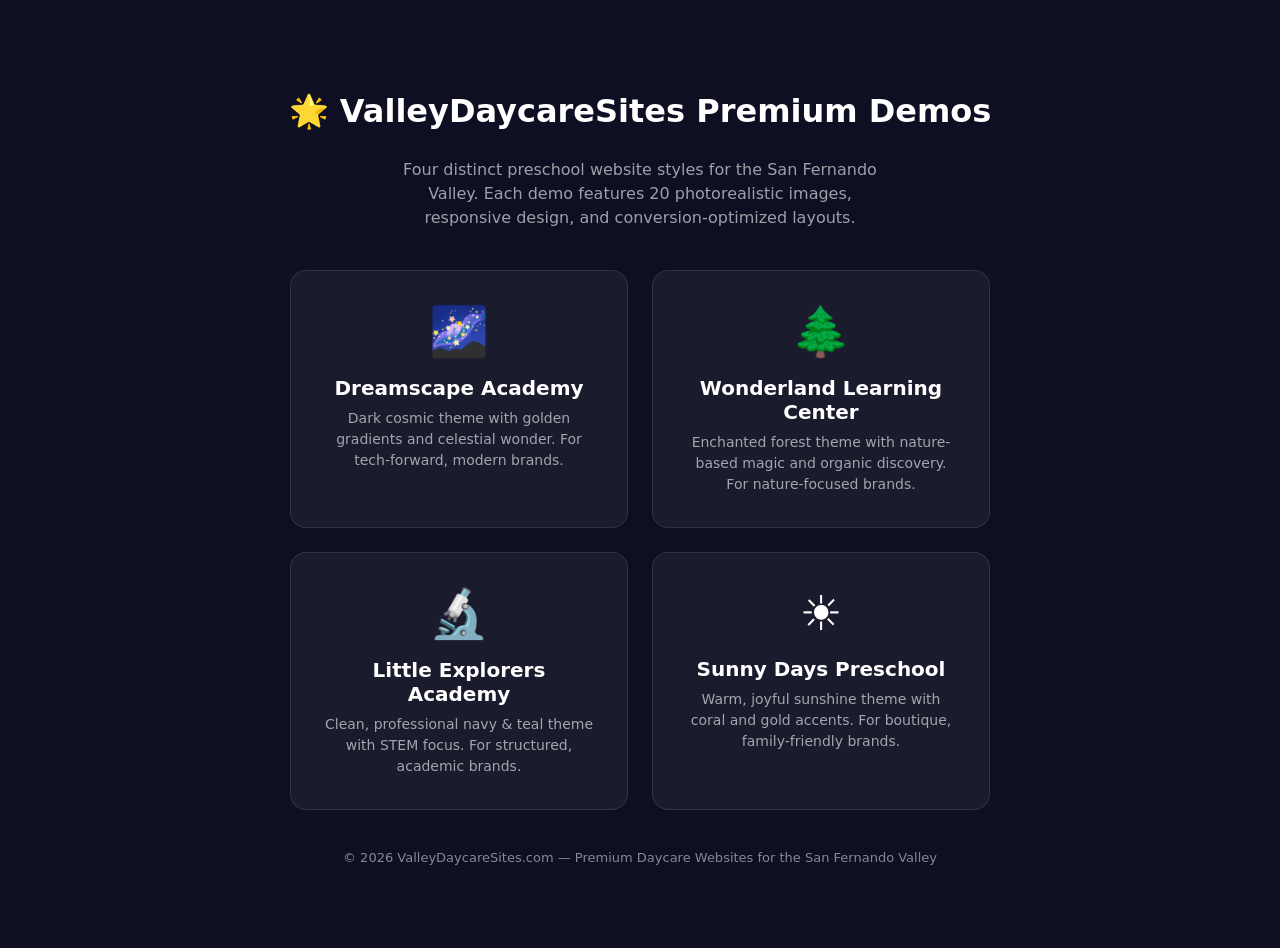
<file: index.html>
<!DOCTYPE html>
<html>
<head>
    <meta charset="UTF-8">
    <meta name="viewport" content="width=device-width, initial-scale=1.0">
    <title>ValleyDaycareSites — Premium Demos</title>
    <style>
        body {
            font-family: system-ui, -apple-system, sans-serif;
            background: #0F0F23;
            color: white;
            display: flex;
            flex-direction: column;
            align-items: center;
            justify-content: center;
            min-height: 100vh;
            margin: 0;
            padding: 24px;
        }
        h1 {
            font-size: 32px;
            margin-bottom: 12px;
            text-align: center;
            font-weight: 700;
        }
        .subtitle {
            font-size: 16px;
            opacity: 0.6;
            margin-bottom: 40px;
            text-align: center;
            max-width: 500px;
            line-height: 1.5;
        }
        .demos {
            display: grid;
            grid-template-columns: repeat(2, 1fr);
            gap: 24px;
            max-width: 700px;
            width: 100%;
        }
        .demo {
            background: rgba(255,255,255,0.05);
            border: 1px solid rgba(255,255,255,0.1);
            border-radius: 16px;
            padding: 32px;
            text-align: center;
            transition: all 0.3s;
            text-decoration: none;
            color: white;
        }
        .demo:hover {
            transform: translateY(-4px);
            border-color: rgba(255,255,255,0.3);
            background: rgba(255,255,255,0.08);
        }
        .demo h2 {
            margin: 0 0 8px;
            font-size: 20px;
            font-weight: 700;
        }
        .demo p {
            margin: 0;
            opacity: 0.6;
            font-size: 14px;
            line-height: 1.5;
        }
        .demo .emoji {
            font-size: 48px;
            margin-bottom: 16px;
            display: block;
        }
        .footer {
            margin-top: 40px;
            font-size: 13px;
            opacity: 0.5;
            text-align: center;
        }
        @media (max-width: 600px) {
            .demos { grid-template-columns: 1fr; }
            h1 { font-size: 24px; }
        }
    </style>
</head>
<body>
    <h1>🌟 ValleyDaycareSites Premium Demos</h1>
    <p class="subtitle">Four distinct preschool website styles for the San Fernando Valley. Each demo features 20 photorealistic images, responsive design, and conversion-optimized layouts.</p>
    <div class="demos">
        <a href="demos/dreamscape-academy/" class="demo">
            <span class="emoji">🌌</span>
            <h2>Dreamscape Academy</h2>
            <p>Dark cosmic theme with golden gradients and celestial wonder. For tech-forward, modern brands.</p>
        </a>
        <a href="demos/wonderland-learning-center/" class="demo">
            <span class="emoji">🌲</span>
            <h2>Wonderland Learning Center</h2>
            <p>Enchanted forest theme with nature-based magic and organic discovery. For nature-focused brands.</p>
        </a>
        <a href="demos/little-explorers-academy/" class="demo">
            <span class="emoji">🔬</span>
            <h2>Little Explorers Academy</h2>
            <p>Clean, professional navy & teal theme with STEM focus. For structured, academic brands.</p>
        </a>
        <a href="demos/sunny-days-preschool/" class="demo">
            <span class="emoji">☀️</span>
            <h2>Sunny Days Preschool</h2>
            <p>Warm, joyful sunshine theme with coral and gold accents. For boutique, family-friendly brands.</p>
        </a>
    </div>
    <p class="footer">© 2026 ValleyDaycareSites.com — Premium Daycare Websites for the San Fernando Valley</p>
</body>
</html>
</file>
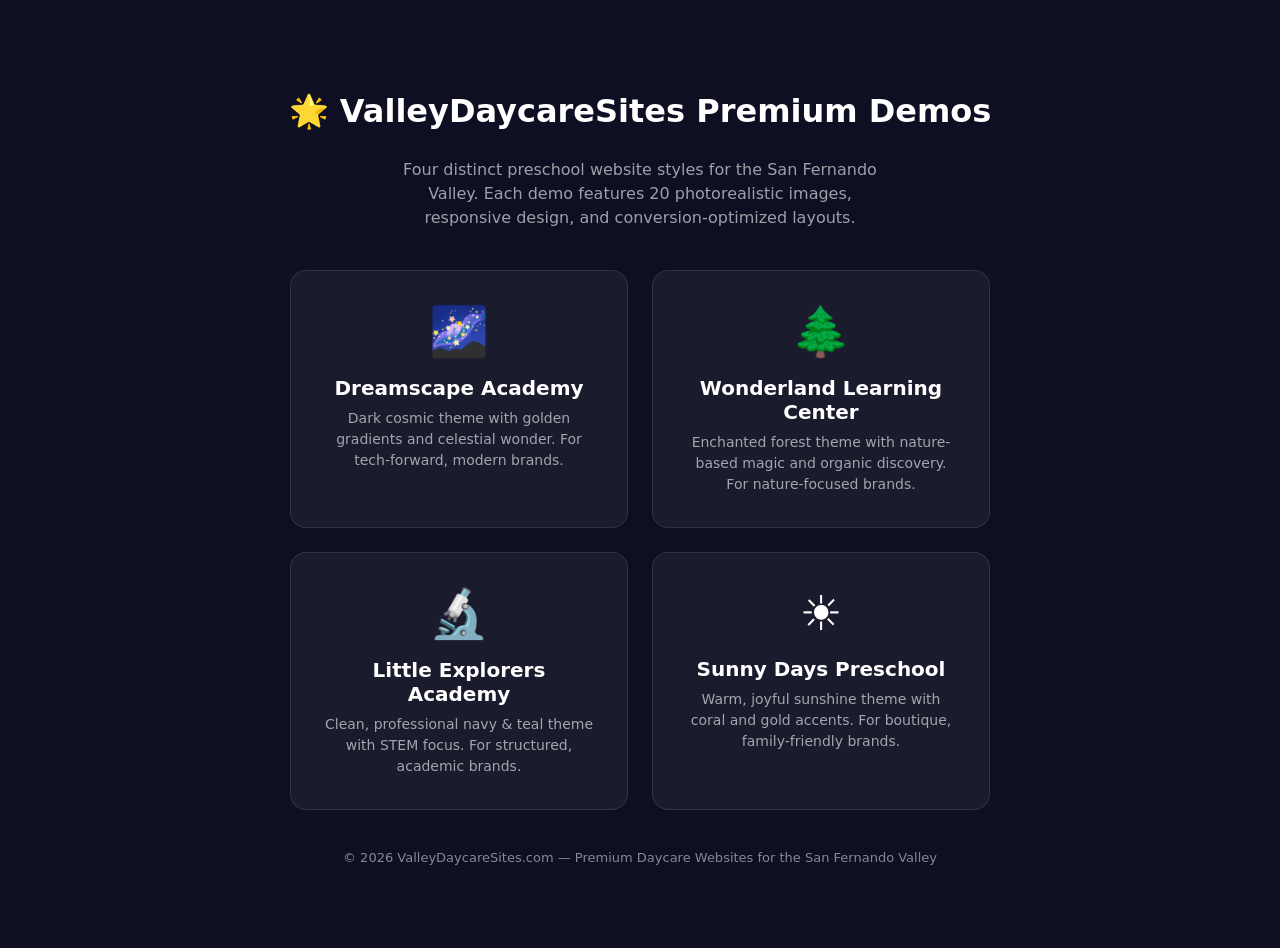
<file: demos/index.html>
<!DOCTYPE html>
<html>
<head>
    <meta charset="UTF-8">
    <meta name="viewport" content="width=device-width, initial-scale=1.0">
    <title>ValleyDaycareSites — Premium Demos</title>
    <style>
        body {
            font-family: system-ui, -apple-system, sans-serif;
            background: #0F0F23;
            color: white;
            display: flex;
            flex-direction: column;
            align-items: center;
            justify-content: center;
            min-height: 100vh;
            margin: 0;
            padding: 24px;
        }
        h1 {
            font-size: 32px;
            margin-bottom: 12px;
            text-align: center;
            font-weight: 700;
        }
        .subtitle {
            font-size: 16px;
            opacity: 0.6;
            margin-bottom: 40px;
            text-align: center;
            max-width: 500px;
            line-height: 1.5;
        }
        .demos {
            display: grid;
            grid-template-columns: repeat(2, 1fr);
            gap: 24px;
            max-width: 700px;
            width: 100%;
        }
        .demo {
            background: rgba(255,255,255,0.05);
            border: 1px solid rgba(255,255,255,0.1);
            border-radius: 16px;
            padding: 32px;
            text-align: center;
            transition: all 0.3s;
            text-decoration: none;
            color: white;
        }
        .demo:hover {
            transform: translateY(-4px);
            border-color: rgba(255,255,255,0.3);
            background: rgba(255,255,255,0.08);
        }
        .demo h2 {
            margin: 0 0 8px;
            font-size: 20px;
            font-weight: 700;
        }
        .demo p {
            margin: 0;
            opacity: 0.6;
            font-size: 14px;
            line-height: 1.5;
        }
        .demo .emoji {
            font-size: 48px;
            margin-bottom: 16px;
            display: block;
        }
        .footer {
            margin-top: 40px;
            font-size: 13px;
            opacity: 0.5;
            text-align: center;
        }
        @media (max-width: 600px) {
            .demos { grid-template-columns: 1fr; }
            h1 { font-size: 24px; }
        }
    </style>
</head>
<body>
    <h1>🌟 ValleyDaycareSites Premium Demos</h1>
    <p class="subtitle">Four distinct preschool website styles for the San Fernando Valley. Each demo features 20 photorealistic images, responsive design, and conversion-optimized layouts.</p>
    <div class="demos">
        <a href="dreamscape-academy/" class="demo">
            <span class="emoji">🌌</span>
            <h2>Dreamscape Academy</h2>
            <p>Dark cosmic theme with golden gradients and celestial wonder. For tech-forward, modern brands.</p>
        </a>
        <a href="wonderland-learning-center/" class="demo">
            <span class="emoji">🌲</span>
            <h2>Wonderland Learning Center</h2>
            <p>Enchanted forest theme with nature-based magic and organic discovery. For nature-focused brands.</p>
        </a>
        <a href="little-explorers-academy/" class="demo">
            <span class="emoji">🔬</span>
            <h2>Little Explorers Academy</h2>
            <p>Clean, professional navy & teal theme with STEM focus. For structured, academic brands.</p>
        </a>
        <a href="sunny-days-preschool/" class="demo">
            <span class="emoji">☀️</span>
            <h2>Sunny Days Preschool</h2>
            <p>Warm, joyful sunshine theme with coral and gold accents. For boutique, family-friendly brands.</p>
        </a>
    </div>
    <p class="footer">© 2026 ValleyDaycareSites.com — Premium Daycare Websites for the San Fernando Valley</p>
</body>
</html>
</file>
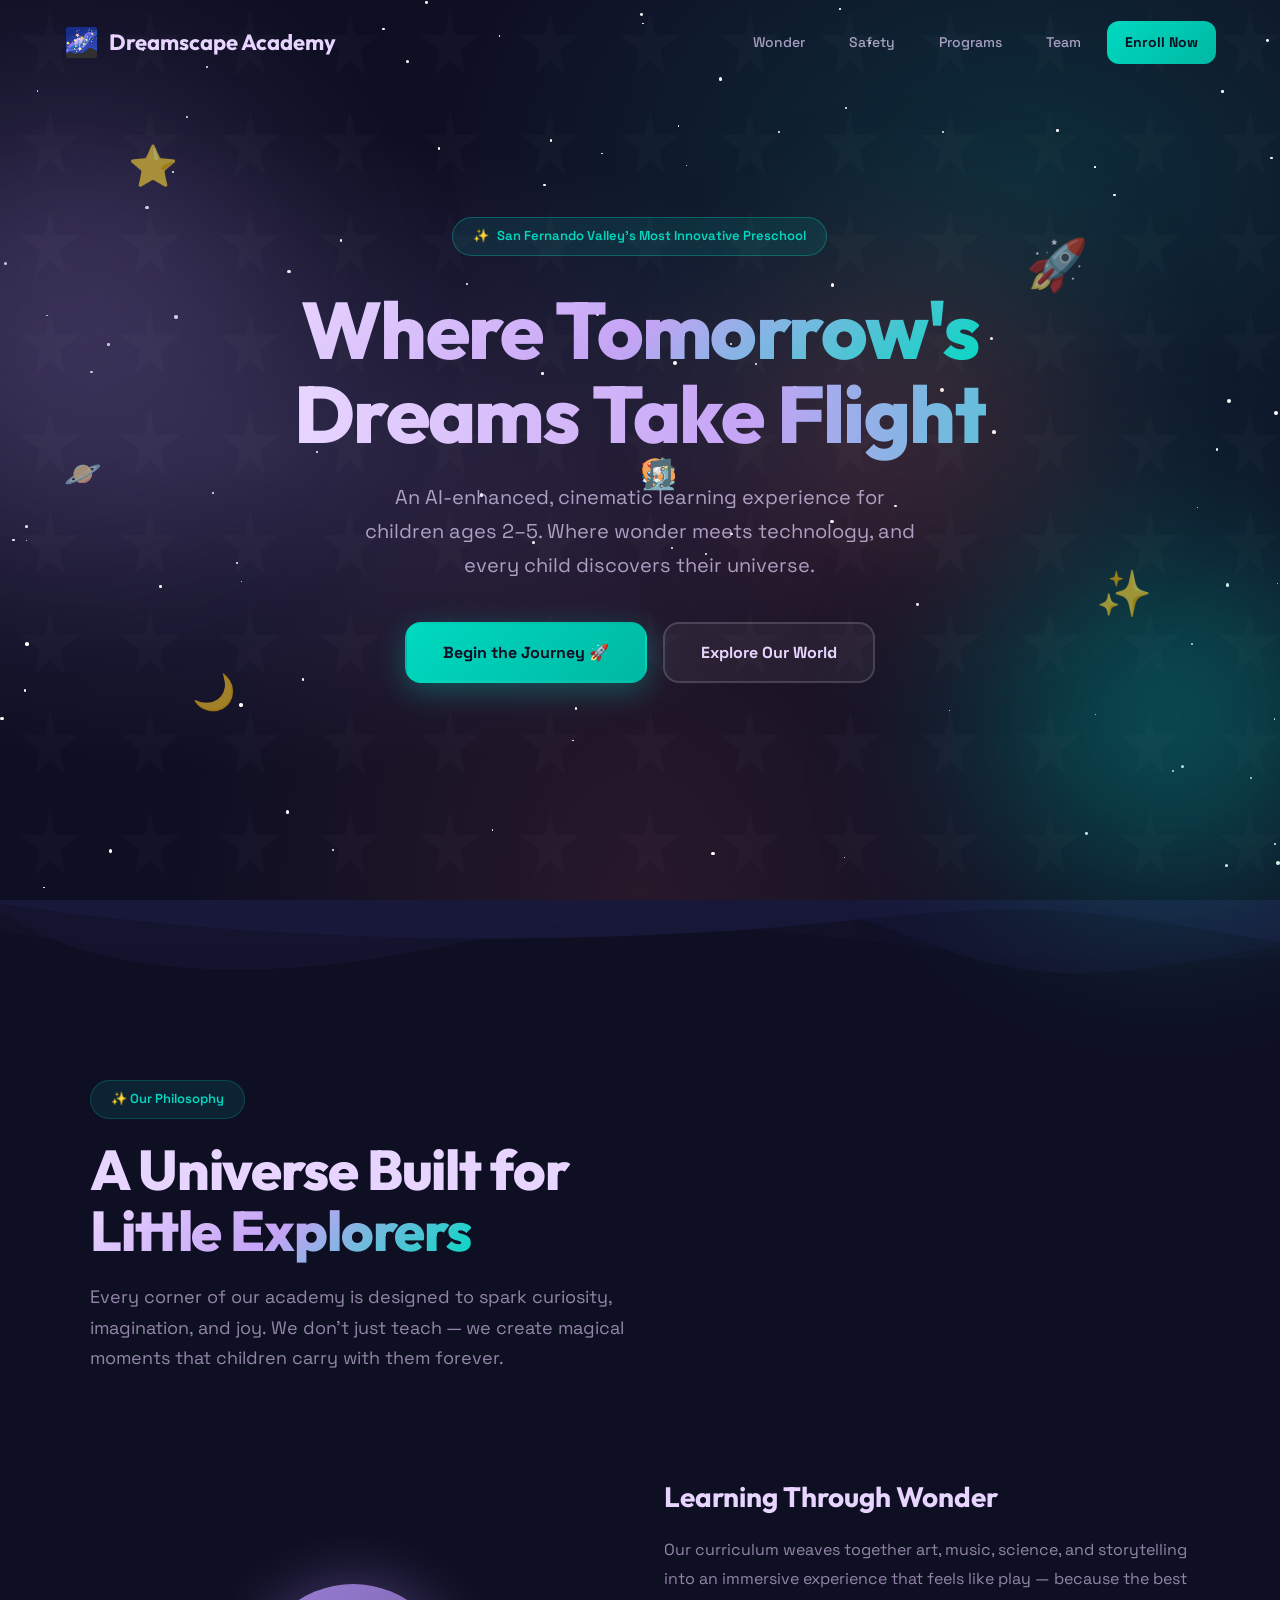
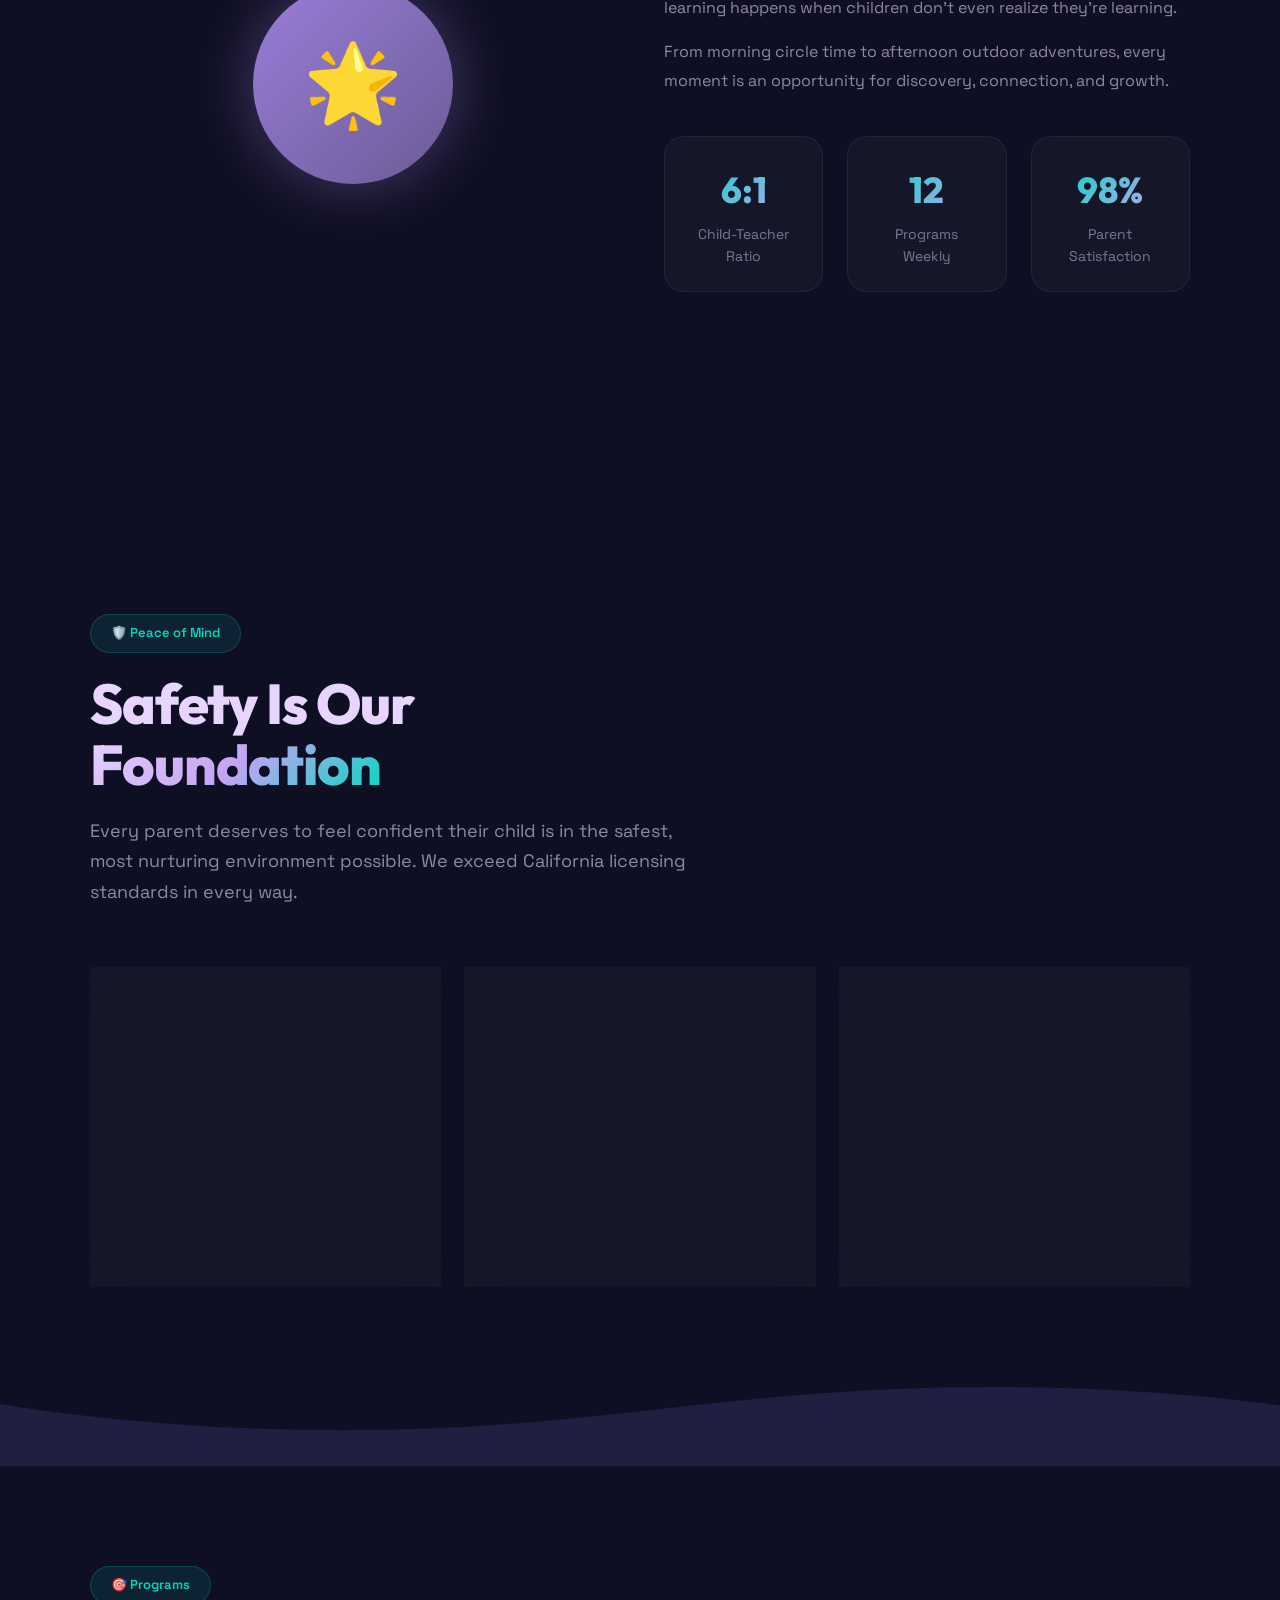
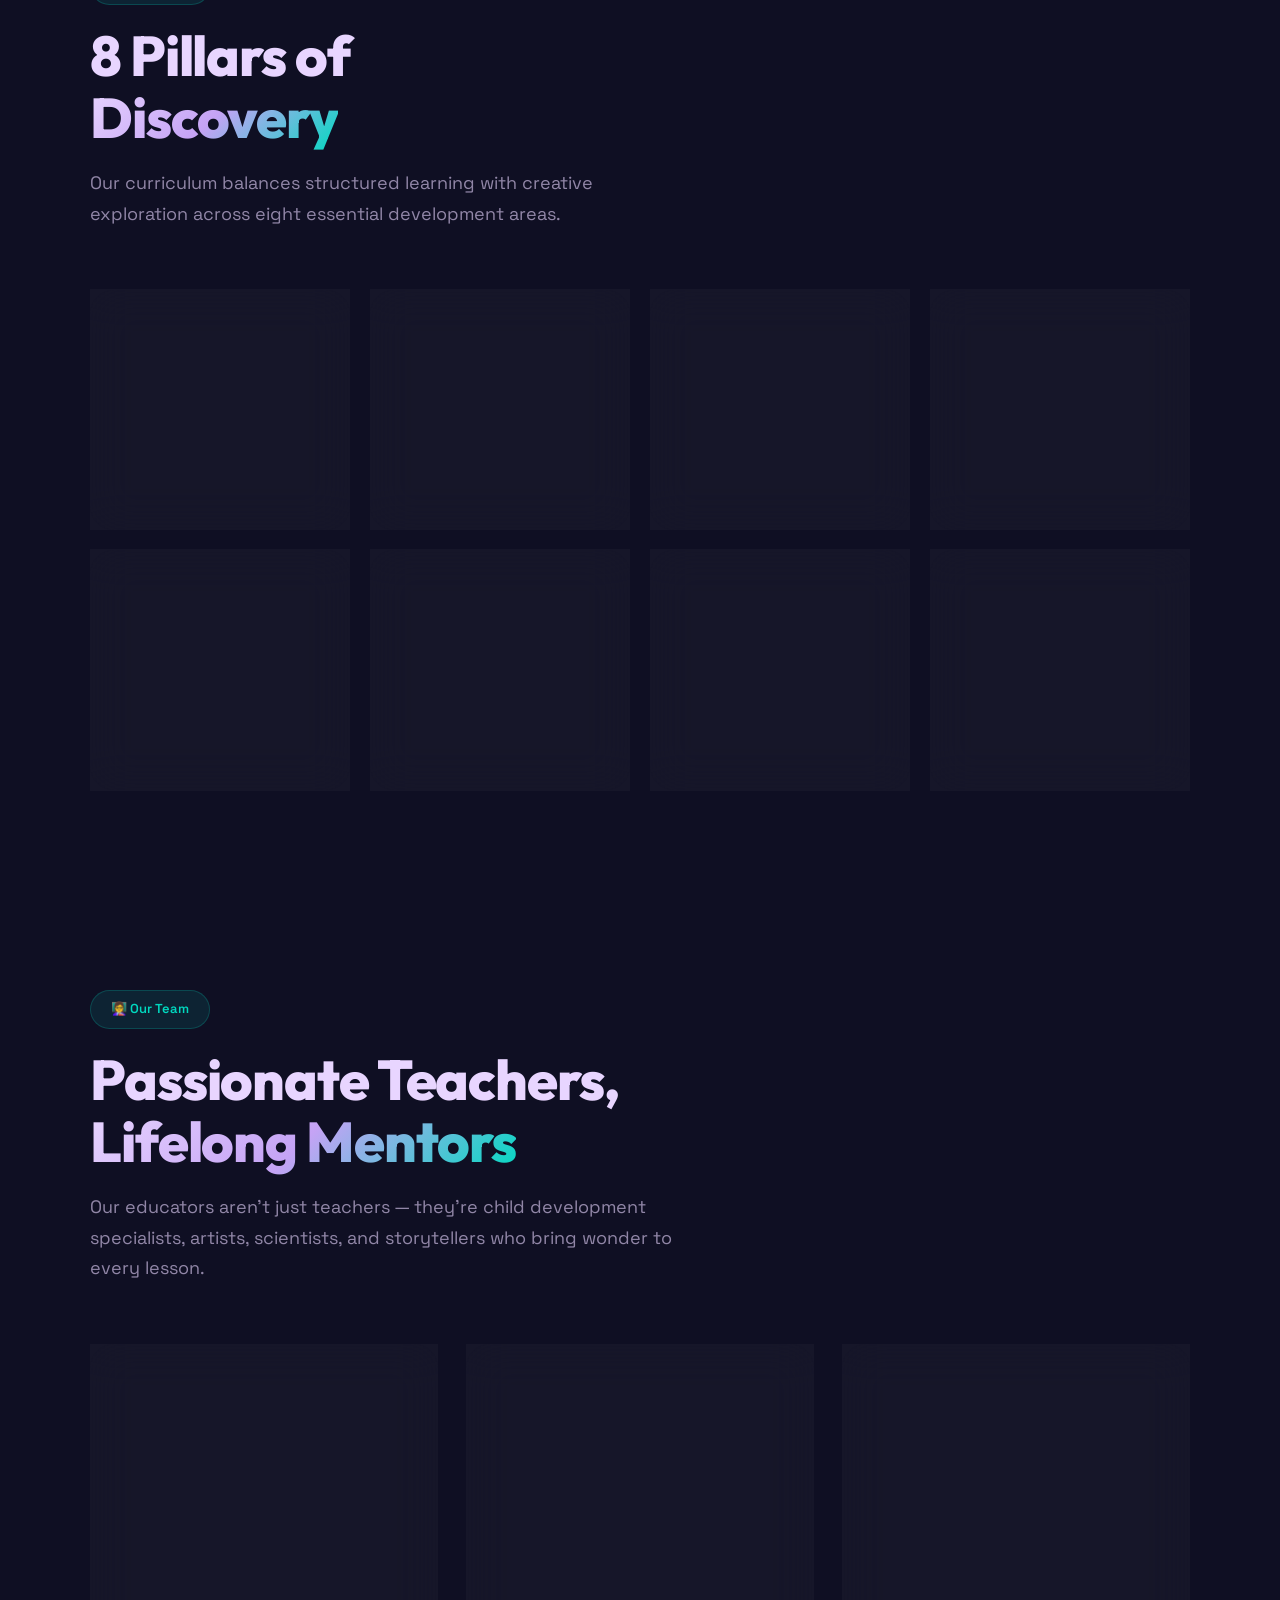
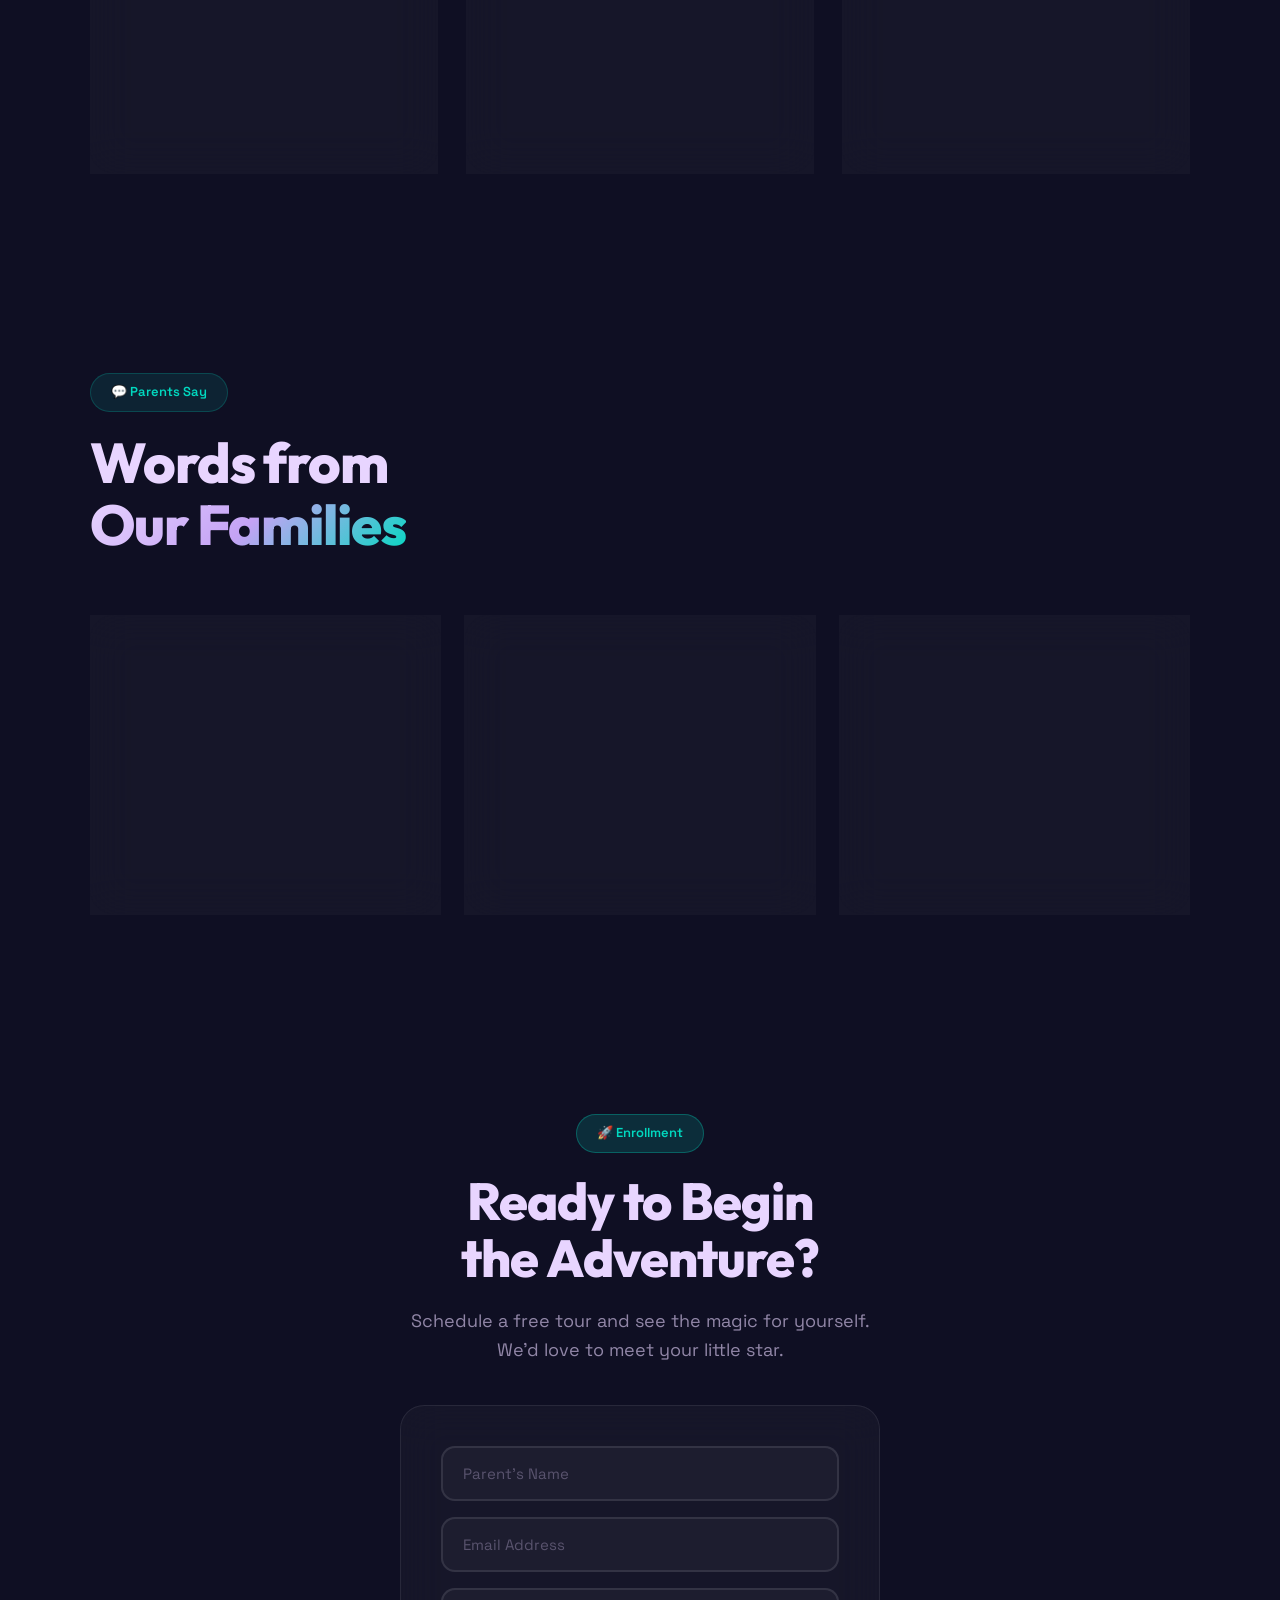
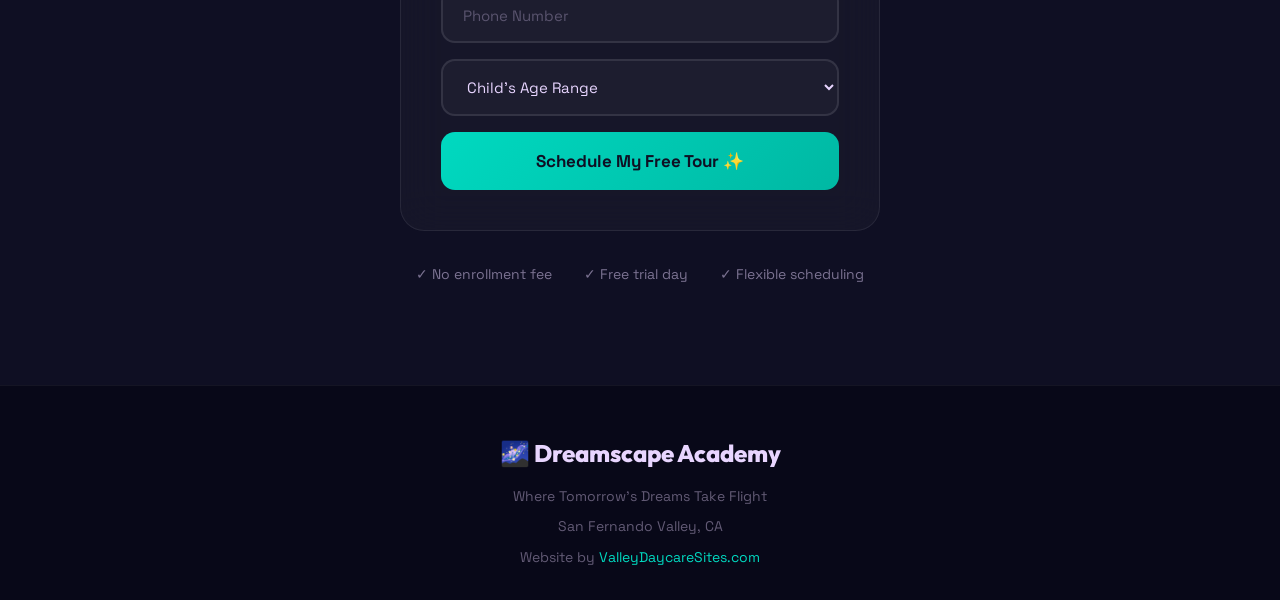
<file: dreamscape-academy/index.html>
<!DOCTYPE html>
<html lang="en">
<head>
    <meta charset="UTF-8">
    <meta name="viewport" content="width=device-width, initial-scale=1.0">
    <title>Dreamscape Academy — Where Tomorrow's Dreams Take Flight</title>
    <meta name="description" content="A next-generation preschool experience in the San Fernando Valley. Cinematic design, AI-enhanced learning, and a world of wonder for children ages 2–5.">
    <link rel="preconnect" href="https://fonts.googleapis.com">
    <link rel="preconnect" href="https://fonts.gstatic.com" crossorigin>
    <link href="https://fonts.googleapis.com/css2?family=Outfit:wght@300;400;500;600;700;800;900&family=Space+Grotesk:wght@300;400;500;600;700&display=swap" rel="stylesheet">
    <style>
        /* ===== DESIGN SYSTEM ===== */
        :root {
            --midnight: #0F0F23;
            --deep: #1A1A3E;
            --twilight: #2D2B55;
            --dusk: #4A4570;
            --nebula: #6B5B95;
            --dream: #9B7ED9;
            --star: #C5A3F5;
            --glow: #E8D5FF;
            --aurora: #00D9C0;
            --aurora-dim: #00B8A3;
            --sunset: #FF6B6B;
            --sunset-warm: #FF8E72;
            --cosmic: #FFD93D;
            --void: #080818;
            --font-display: 'Outfit', sans-serif;
            --font-body: 'Space Grotesk', sans-serif;
        }

        *, *::before, *::after { margin: 0; padding: 0; box-sizing: border-box; }
        html { scroll-behavior: smooth; }
        
        body {
            font-family: var(--font-body);
            font-size: 16px;
            line-height: 1.6;
            color: var(--glow);
            background: var(--midnight);
            overflow-x: hidden;
            -webkit-font-smoothing: antialiased;
        }

        /* ===== COSMIC BACKGROUND ===== */
        .cosmos {
            position: fixed;
            inset: 0;
            z-index: 0;
            background: 
                radial-gradient(ellipse at 20% 50%, rgba(107,91,149,0.3) 0%, transparent 50%),
                radial-gradient(ellipse at 80% 20%, rgba(0,217,192,0.15) 0%, transparent 40%),
                radial-gradient(ellipse at 50% 100%, rgba(255,107,107,0.1) 0%, transparent 50%),
                var(--midnight);
        }

        /* ===== STAR FIELD ===== */
        .starfield {
            position: fixed;
            inset: 0;
            z-index: 1;
            pointer-events: none;
            overflow: hidden;
        }
        .star {
            position: absolute;
            border-radius: 50%;
            background: white;
            animation: twinkle var(--duration) ease-in-out infinite;
            animation-delay: var(--delay);
        }
        @keyframes twinkle {
            0%, 100% { opacity: 0.2; transform: scale(1); }
            50% { opacity: var(--brightness); transform: scale(1.5); }
        }

        /* ===== FLOATING NEBULAS ===== */
        .nebula {
            position: fixed;
            border-radius: 50%;
            filter: blur(100px);
            opacity: 0.4;
            pointer-events: none;
            z-index: 1;
            animation: drift 30s ease-in-out infinite;
        }
        .nebula-1 { width: 400px; height: 400px; background: var(--nebula); top: 10%; left: -10%; animation-delay: 0s; }
        .nebula-2 { width: 350px; height: 350px; background: var(--aurora-dim); top: 60%; right: -5%; animation-delay: -10s; }
        .nebula-3 { width: 300px; height: 300px; background: var(--sunset); top: 30%; left: 60%; animation-delay: -20s; opacity: 0.2; }
        @keyframes drift {
            0%, 100% { transform: translate(0, 0) scale(1); }
            33% { transform: translate(50px, -30px) scale(1.1); }
            66% { transform: translate(-30px, 20px) scale(0.9); }
        }

        /* ===== ANIMATION KEYFRAMES ===== */
        @keyframes float { 0%, 100% { transform: translateY(0); } 50% { transform: translateY(-20px); } }
        @keyframes float-slow { 0%, 100% { transform: translateY(0) rotate(0deg); } 50% { transform: translateY(-30px) rotate(5deg); } }
        @keyframes pulse-glow { 0%, 100% { box-shadow: 0 0 20px rgba(0,217,192,0.3); } 50% { box-shadow: 0 0 40px rgba(0,217,192,0.6); } }
        @keyframes orbit { 0% { transform: rotate(0deg) translateX(100px) rotate(0deg); } 100% { transform: rotate(360deg) translateX(100px) rotate(-360deg); } }
        @keyframes reveal-up { from { opacity: 0; transform: translateY(60px); } to { opacity: 1; transform: translateY(0); } }
        @keyframes reveal-scale { from { opacity: 0; transform: scale(0.8); } to { opacity: 1; transform: scale(1); } }
        @keyframes shimmer { 0% { background-position: -200% center; } 100% { background-position: 200% center; } }
        @keyframes gradient-shift {
            0% { background-position: 0% 50%; }
            50% { background-position: 100% 50%; }
            100% { background-position: 0% 50%; }
        }

        /* ===== REVEAL SYSTEM ===== */
        .reveal {
            opacity: 0;
            transform: translateY(50px);
            transition: all 0.8s cubic-bezier(0.16, 1, 0.3, 1);
        }
        .reveal.visible { opacity: 1; transform: translateY(0); }
        .reveal-delay-1 { transition-delay: 0.1s; }
        .reveal-delay-2 { transition-delay: 0.2s; }
        .reveal-delay-3 { transition-delay: 0.3s; }
        .reveal-delay-4 { transition-delay: 0.4s; }

        /* ===== GLASS CARD ===== */
        .glass {
            background: rgba(255,255,255,0.03);
            backdrop-filter: blur(20px);
            border: 1px solid rgba(255,255,255,0.08);
            border-radius: 24px;
        }
        .glass:hover {
            background: rgba(255,255,255,0.06);
            border-color: rgba(255,255,255,0.15);
        }

        /* ===== GLOW TEXT ===== */
        .glow-text {
            background: linear-gradient(135deg, var(--glow), var(--star), var(--aurora));
            -webkit-background-clip: text;
            -webkit-text-fill-color: transparent;
            background-clip: text;
        }
        .glow-text-animated {
            background: linear-gradient(90deg, var(--glow), var(--star), var(--aurora), var(--glow));
            background-size: 200% auto;
            -webkit-background-clip: text;
            -webkit-text-fill-color: transparent;
            background-clip: text;
            animation: shimmer 3s linear infinite;
        }

        /* ===== NAVIGATION ===== */
        .nav {
            position: fixed;
            top: 0; left: 0; right: 0;
            z-index: 1000;
            padding: 20px 0;
            transition: all 0.4s ease;
        }
        .nav.scrolled {
            background: rgba(15,15,35,0.8);
            backdrop-filter: blur(20px);
            border-bottom: 1px solid rgba(255,255,255,0.05);
            padding: 14px 0;
        }
        .nav-inner {
            max-width: 1200px;
            margin: 0 auto;
            padding: 0 24px;
            display: flex;
            justify-content: space-between;
            align-items: center;
        }
        .nav-logo {
            font-family: var(--font-display);
            font-size: 22px;
            font-weight: 700;
            color: var(--glow);
            text-decoration: none;
            display: flex;
            align-items: center;
            gap: 10px;
        }
        .nav-logo-icon {
            font-size: 28px;
            animation: float 4s ease-in-out infinite;
        }
        .nav-links {
            display: flex;
            gap: 8px;
            align-items: center;
        }
        .nav-links a {
            font-family: var(--font-body);
            font-size: 14px;
            font-weight: 500;
            color: rgba(232,213,255,0.7);
            text-decoration: none;
            padding: 10px 18px;
            border-radius: 12px;
            transition: all 0.3s;
        }
        .nav-links a:hover {
            color: var(--glow);
            background: rgba(255,255,255,0.05);
        }
        .nav-cta {
            background: linear-gradient(135deg, var(--aurora), var(--aurora-dim)) !important;
            color: var(--midnight) !important;
            font-weight: 700 !important;
        }
        .nav-cta:hover {
            transform: translateY(-2px);
            box-shadow: 0 8px 30px rgba(0,217,192,0.3);
        }
        .mobile-toggle {
            display: none;
            background: none;
            border: none;
            font-size: 24px;
            color: var(--glow);
            cursor: pointer;
        }

        /* ===== HERO ===== */
        .hero {
            min-height: 100vh;
            display: flex;
            align-items: center;
            justify-content: center;
            position: relative;
            z-index: 10;
            overflow: hidden;
        }
        .hero::before {
            content: '';
            position: absolute;
            inset: 0;
            background: url("data:image/svg+xml,%3Csvg width='100' height='100' viewBox='0 0 100 100' xmlns='http://www.w3.org/2000/svg'%3E%3Cpath d='M50 10 L55 35 L80 35 L60 50 L65 75 L50 60 L35 75 L40 50 L20 35 L45 35 Z' fill='%23ffffff' fill-opacity='0.02'/%3E%3C/svg%3E");
            animation: drift 60s linear infinite;
        }

        .hero-content {
            text-align: center;
            max-width: 900px;
            padding: 0 24px;
            position: relative;
            z-index: 10;
        }

        .hero-badge {
            display: inline-flex;
            align-items: center;
            gap: 8px;
            padding: 8px 20px;
            background: rgba(0,217,192,0.1);
            border: 1px solid rgba(0,217,192,0.3);
            border-radius: 50px;
            font-size: 13px;
            font-weight: 600;
            color: var(--aurora);
            margin-bottom: 32px;
            animation: pulse-glow 3s ease-in-out infinite;
        }

        .hero h1 {
            font-family: var(--font-display);
            font-size: clamp(42px, 7vw, 80px);
            font-weight: 800;
            line-height: 1.05;
            margin-bottom: 24px;
            letter-spacing: -0.02em;
        }

        .hero-sub {
            font-size: clamp(16px, 2vw, 20px);
            color: rgba(232,213,255,0.7);
            max-width: 560px;
            margin: 0 auto 40px;
            line-height: 1.7;
        }

        .hero-cta {
            display: flex;
            gap: 16px;
            justify-content: center;
            flex-wrap: wrap;
        }

        .btn {
            display: inline-flex;
            align-items: center;
            gap: 10px;
            padding: 16px 36px;
            border-radius: 16px;
            font-family: var(--font-body);
            font-size: 16px;
            font-weight: 700;
            cursor: pointer;
            transition: all 0.4s cubic-bezier(0.16, 1, 0.3, 1);
            border: 2px solid transparent;
            text-decoration: none;
        }

        .btn-primary {
            background: linear-gradient(135deg, var(--aurora), var(--aurora-dim));
            color: var(--midnight);
            box-shadow: 0 8px 30px rgba(0,217,192,0.3);
        }
        .btn-primary:hover {
            transform: translateY(-3px) scale(1.02);
            box-shadow: 0 12px 40px rgba(0,217,192,0.4);
        }

        .btn-secondary {
            background: rgba(255,255,255,0.05);
            color: var(--glow);
            border-color: rgba(255,255,255,0.15);
        }
        .btn-secondary:hover {
            background: rgba(255,255,255,0.1);
            border-color: rgba(255,255,255,0.3);
            transform: translateY(-3px);
        }

        /* ===== FLOATING ELEMENTS IN HERO ===== */
        .hero-float {
            position: absolute;
            z-index: 5;
            font-size: 40px;
            animation: float-slow 8s ease-in-out infinite;
            opacity: 0.6;
            pointer-events: none;
        }
        .hero-float-1 { top: 15%; left: 10%; animation-delay: 0s; }
        .hero-float-2 { top: 25%; right: 15%; animation-delay: -2s; font-size: 50px; }
        .hero-float-3 { bottom: 20%; left: 15%; animation-delay: -4s; font-size: 35px; }
        .hero-float-4 { bottom: 30%; right: 10%; animation-delay: -6s; font-size: 45px; }
        .hero-float-5 { top: 50%; left: 5%; animation-delay: -3s; font-size: 30px; }

        /* ===== ORBITING ELEMENTS ===== */
        .orbit-container {
            position: absolute;
            top: 50%; left: 50%;
            transform: translate(-50%, -50%);
            width: 600px;
            height: 600px;
            pointer-events: none;
            z-index: 2;
        }
        .orbit-item {
            position: absolute;
            top: 50%; left: 50%;
            font-size: 30px;
            animation: orbit var(--orbit-duration) linear infinite;
            animation-delay: var(--orbit-delay);
        }

        /* ===== SECTIONS ===== */
        .section {
            position: relative;
            z-index: 10;
            padding: 100px 24px;
        }
        .section-inner {
            max-width: 1100px;
            margin: 0 auto;
        }

        .section-tag {
            display: inline-flex;
            align-items: center;
            gap: 8px;
            padding: 8px 20px;
            background: rgba(0,217,192,0.1);
            border: 1px solid rgba(0,217,192,0.2);
            border-radius: 50px;
            font-size: 13px;
            font-weight: 600;
            color: var(--aurora);
            margin-bottom: 20px;
        }

        .section h2 {
            font-family: var(--font-display);
            font-size: clamp(32px, 4.5vw, 56px);
            font-weight: 800;
            line-height: 1.1;
            margin-bottom: 20px;
            letter-spacing: -0.02em;
        }

        .section-desc {
            font-size: 18px;
            color: rgba(232,213,255,0.6);
            max-width: 600px;
            line-height: 1.7;
        }

        /* ===== WAVE DIVIDERS ===== */
        .wave {
            position: relative;
            width: 100%;
            overflow: hidden;
            line-height: 0;
        }
        .wave svg {
            position: relative;
            display: block;
            width: calc(150% + 1.3px);
            height: 80px;
        }
        .wave-1 svg { fill: rgba(26,26,62,0.8); }
        .wave-2 svg { fill: rgba(15,15,35,0.9); }
        .wave-3 svg { fill: rgba(45,43,85,0.6); }

        /* ===== WONDER SECTION ===== */
        .wonder-grid {
            display: grid;
            grid-template-columns: 1fr 1fr;
            gap: 48px;
            align-items: center;
            margin-top: 60px;
        }
        .wonder-visual {
            position: relative;
            height: 500px;
            display: flex;
            align-items: center;
            justify-content: center;
        }
        .wonder-center {
            width: 200px;
            height: 200px;
            border-radius: 50%;
            background: linear-gradient(135deg, var(--dream), var(--nebula));
            display: flex;
            align-items: center;
            justify-content: center;
            font-size: 80px;
            box-shadow: 0 0 60px rgba(155,126,217,0.4);
            animation: pulse-glow 4s ease-in-out infinite;
            z-index: 10;
        }
        .wonder-orbit {
            position: absolute;
            border-radius: 50%;
            display: flex;
            align-items: center;
            justify-content: center;
            font-size: 36px;
            animation: orbit var(--duration) linear infinite;
        }
        .wo-1 { width: 100px; height: 100px; background: linear-gradient(135deg, var(--aurora), var(--aurora-dim)); --duration: 15s; --delay: 0s; }
        .wo-2 { width: 80px; height: 80px; background: linear-gradient(135deg, var(--sunset), var(--sunset-warm)); --duration: 20s; --delay: -5s; }
        .wo-3 { width: 90px; height: 90px; background: linear-gradient(135deg, var(--cosmic), var(--sunset-warm)); --duration: 18s; --delay: -10s; }
        .wo-4 { width: 70px; height: 70px; background: linear-gradient(135deg, var(--star), var(--dream)); --duration: 25s; --delay: -15s; }

        .wonder-stats {
            display: grid;
            grid-template-columns: repeat(3, 1fr);
            gap: 24px;
            margin-top: 40px;
        }
        .wonder-stat {
            text-align: center;
            padding: 24px;
            background: rgba(255,255,255,0.03);
            border: 1px solid rgba(255,255,255,0.06);
            border-radius: 20px;
            transition: all 0.4s;
        }
        .wonder-stat:hover {
            background: rgba(255,255,255,0.06);
            transform: translateY(-4px);
            border-color: rgba(0,217,192,0.2);
        }
        .wonder-stat-number {
            font-family: var(--font-display);
            font-size: 36px;
            font-weight: 800;
            background: linear-gradient(135deg, var(--aurora), var(--star));
            -webkit-background-clip: text;
            -webkit-text-fill-color: transparent;
            background-clip: text;
        }
        .wonder-stat-label {
            font-size: 14px;
            color: rgba(232,213,255,0.5);
            margin-top: 4px;
        }

        /* ===== SAFETY SECTION ===== */
        .safety-grid {
            display: grid;
            grid-template-columns: repeat(3, 1fr);
            gap: 24px;
            margin-top: 60px;
        }
        .safety-card {
            padding: 40px 28px;
            text-align: center;
            transition: all 0.5s;
            position: relative;
            overflow: hidden;
        }
        .safety-card::before {
            content: '';
            position: absolute;
            top: 0; left: 0; right: 0; bottom: 0;
            background: radial-gradient(circle at 50% 0%, rgba(0,217,192,0.1), transparent 70%);
            opacity: 0;
            transition: opacity 0.5s;
        }
        .safety-card:hover::before { opacity: 1; }
        .safety-card:hover {
            transform: translateY(-8px);
            box-shadow: 0 20px 60px rgba(0,0,0,0.3);
            border-color: rgba(0,217,192,0.3);
        }
        .safety-icon {
            font-size: 48px;
            margin-bottom: 20px;
            display: block;
            animation: float 6s ease-in-out infinite;
        }
        .safety-card h3 {
            font-family: var(--font-display);
            font-size: 20px;
            font-weight: 700;
            color: var(--glow);
            margin-bottom: 12px;
        }
        .safety-card p {
            font-size: 15px;
            color: rgba(232,213,255,0.5);
            line-height: 1.6;
        }

        /* ===== PROGRAMS SECTION ===== */
        .programs-grid {
            display: grid;
            grid-template-columns: repeat(4, 1fr);
            gap: 20px;
            margin-top: 60px;
        }
        .program-card {
            padding: 32px 24px;
            text-align: center;
            transition: all 0.5s;
            position: relative;
            overflow: hidden;
        }
        .program-card::after {
            content: '';
            position: absolute;
            bottom: 0; left: 0; right: 0;
            height: 3px;
            background: linear-gradient(90deg, var(--aurora), var(--dream));
            transform: scaleX(0);
            transition: transform 0.5s;
        }
        .program-card:hover::after { transform: scaleX(1); }
        .program-card:hover {
            transform: translateY(-6px);
            border-color: rgba(0,217,192,0.2);
            box-shadow: 0 16px 50px rgba(0,0,0,0.2);
        }
        .program-emoji {
            font-size: 48px;
            margin-bottom: 16px;
            display: block;
            transition: transform 0.3s;
        }
        .program-card:hover .program-emoji {
            transform: scale(1.2) rotate(5deg);
        }
        .program-card h4 {
            font-family: var(--font-display);
            font-size: 18px;
            font-weight: 700;
            color: var(--glow);
            margin-bottom: 8px;
        }
        .program-card p {
            font-size: 14px;
            color: rgba(232,213,255,0.5);
        }

        /* ===== TEACHERS SECTION ===== */
        .teachers-grid {
            display: grid;
            grid-template-columns: repeat(3, 1fr);
            gap: 28px;
            margin-top: 60px;
        }
        .teacher-card {
            overflow: hidden;
            transition: all 0.5s;
        }
        .teacher-card:hover {
            transform: translateY(-8px);
            box-shadow: 0 20px 60px rgba(0,0,0,0.3);
        }
        .teacher-visual {
            height: 220px;
            position: relative;
            overflow: hidden;
            display: flex;
            align-items: center;
            justify-content: center;
        }
        .teacher-visual::before {
            content: '';
            position: absolute;
            inset: 0;
            background: linear-gradient(135deg, var(--nebula), var(--dream));
            opacity: 0.8;
        }
        .teacher-card:nth-child(2) .teacher-visual::before {
            background: linear-gradient(135deg, var(--aurora-dim), var(--aurora));
        }
        .teacher-card:nth-child(3) .teacher-visual::before {
            background: linear-gradient(135deg, var(--sunset), var(--sunset-warm));
        }
        .teacher-emoji {
            font-size: 80px;
            position: relative;
            z-index: 1;
        }
        .teacher-info {
            padding: 28px;
        }
        .teacher-info h4 {
            font-family: var(--font-display);
            font-size: 20px;
            font-weight: 700;
            color: var(--glow);
            margin-bottom: 4px;
        }
        .teacher-role {
            font-size: 14px;
            color: var(--aurora);
            font-weight: 600;
            margin-bottom: 12px;
        }
        .teacher-info p {
            font-size: 14px;
            color: rgba(232,213,255,0.5);
            line-height: 1.6;
        }

        /* ===== TESTIMONIALS ===== */
        .testimonials-grid {
            display: grid;
            grid-template-columns: repeat(3, 1fr);
            gap: 24px;
            margin-top: 60px;
        }
        .testimonial-card {
            padding: 32px;
            transition: all 0.5s;
            position: relative;
        }
        .testimonial-card::before {
            content: '"';
            position: absolute;
            top: 20px; left: 24px;
            font-family: var(--font-display);
            font-size: 60px;
            color: rgba(0,217,192,0.2);
            line-height: 1;
        }
        .testimonial-card:hover {
            transform: translateY(-6px);
            border-color: rgba(155,126,217,0.3);
            box-shadow: 0 16px 50px rgba(0,0,0,0.2);
        }
        .testimonial-stars {
            color: var(--cosmic);
            font-size: 16px;
            letter-spacing: 2px;
            margin-bottom: 16px;
        }
        .testimonial-card > p {
            font-size: 15px;
            color: rgba(232,213,255,0.7);
            line-height: 1.7;
            font-style: italic;
            margin-bottom: 20px;
            position: relative;
            z-index: 1;
        }
        .testimonial-author {
            display: flex;
            align-items: center;
            gap: 12px;
        }
        .testimonial-avatar {
            width: 44px;
            height: 44px;
            border-radius: 50%;
            display: flex;
            align-items: center;
            justify-content: center;
            font-size: 20px;
            background: linear-gradient(135deg, var(--dream), var(--nebula));
        }
        .testimonial-author strong {
            font-size: 15px;
            color: var(--glow);
        }
        .testimonial-author span {
            font-size: 13px;
            color: rgba(232,213,255,0.4);
        }

        /* ===== ENROLLMENT ===== */
        .enroll {
            text-align: center;
        }
        .enroll h2 {
            font-size: clamp(32px, 4.5vw, 52px);
        }
        .enroll-form {
            max-width: 480px;
            margin: 40px auto 0;
            padding: 40px;
        }
        .enroll-form input,
        .enroll-form select {
            width: 100%;
            padding: 16px 20px;
            margin-bottom: 16px;
            border-radius: 14px;
            border: 2px solid rgba(255,255,255,0.1);
            background: rgba(255,255,255,0.03);
            color: var(--glow);
            font-family: var(--font-body);
            font-size: 15px;
            transition: all 0.3s;
        }
        .enroll-form input::placeholder { color: rgba(232,213,255,0.3); }
        .enroll-form input:focus,
        .enroll-form select:focus {
            outline: none;
            border-color: var(--aurora);
            background: rgba(255,255,255,0.05);
            box-shadow: 0 0 20px rgba(0,217,192,0.1);
        }
        .enroll-form button {
            width: 100%;
            padding: 18px;
            border-radius: 14px;
            border: none;
            background: linear-gradient(135deg, var(--aurora), var(--aurora-dim));
            color: var(--midnight);
            font-family: var(--font-body);
            font-size: 17px;
            font-weight: 700;
            cursor: pointer;
            transition: all 0.4s;
        }
        .enroll-form button:hover {
            transform: translateY(-2px);
            box-shadow: 0 12px 40px rgba(0,217,192,0.4);
        }
        .enroll-perks {
            display: flex;
            gap: 32px;
            justify-content: center;
            margin-top: 32px;
            flex-wrap: wrap;
        }
        .enroll-perk {
            font-size: 14px;
            color: rgba(232,213,255,0.5);
        }

        /* ===== FOOTER ===== */
        .footer {
            position: relative;
            z-index: 10;
            background: var(--void);
            border-top: 1px solid rgba(255,255,255,0.05);
            padding: 48px 24px 24px;
            text-align: center;
        }
        .footer-logo {
            font-family: var(--font-display);
            font-size: 24px;
            font-weight: 800;
            color: var(--glow);
            margin-bottom: 12px;
        }
        .footer p {
            font-size: 14px;
            color: rgba(232,213,255,0.4);
            margin-bottom: 8px;
        }
        .footer-credit a {
            color: var(--aurora);
            text-decoration: none;
        }

        /* ===== MOBILE ===== */
        @media (max-width: 768px) {
            .nav-links { display: none; }
            .mobile-toggle { display: block; }
            .hero h1 { font-size: 36px; }
            .hero-float { font-size: 24px; }
            .wonder-grid,
            .safety-grid,
            .programs-grid,
            .teachers-grid,
            .testimonials-grid {
                grid-template-columns: 1fr;
            }
            .wonder-stats { grid-template-columns: 1fr; }
            .orbit-container { display: none; }
            .wonder-visual { height: 350px; }
            .section { padding: 60px 20px; }
            .enroll-form { padding: 24px; }
        }
    </style>
</head>
<body>

    <!-- Cosmic Background -->
    <div class="cosmos"></div>

    <!-- Starfield -->
    <div class="starfield" id="starfield"></div>

    <!-- Nebulas -->
    <div class="nebula nebula-1"></div>
    <div class="nebula nebula-2"></div>
    <div class="nebula nebula-3"></div>

    <!-- Navigation -->
    <nav class="nav" id="nav">
        <div class="nav-inner">
            <a href="#" class="nav-logo">
                <span class="nav-logo-icon">🌌</span>
                Dreamscape Academy
            </a>
            <div class="nav-links">
                <a href="#wonder">Wonder</a>
                <a href="#safety">Safety</a>
                <a href="#programs">Programs</a>
                <a href="#teachers">Team</a>
                <a href="#enroll" class="nav-cta">Enroll Now</a>
            </div>
            <button class="mobile-toggle" id="mobileToggle">☰</button>
        </div>
    </nav>

    <!-- Hero -->
    <section class="hero">
        <div class="hero-float hero-float-1">⭐</div>
        <div class="hero-float hero-float-2">🚀</div>
        <div class="hero-float hero-float-3">🌙</div>
        <div class="hero-float hero-float-4">✨</div>
        <div class="hero-float hero-float-5">🪐</div>

        <div class="orbit-container">
            <div class="orbit-item" style="--orbit-duration: 20s; --orbit-delay: 0s;">📚</div>
            <div class="orbit-item" style="--orbit-duration: 25s; --orbit-delay: -5s;">🎨</div>
            <div class="orbit-item" style="--orbit-duration: 30s; --orbit-delay: -10s;">🔬</div>
            <div class="orbit-item" style="--orbit-duration: 22s; --orbit-delay: -15s;">🎵</div>
        </div>

        <div class="hero-content">
            <div class="hero-badge">
                <span>✨</span>
                San Fernando Valley's Most Innovative Preschool
            </div>
            <h1>
                <span class="glow-text">Where Tomorrow's</span><br>
                <span class="glow-text-animated">Dreams Take Flight</span>
            </h1>
            <p class="hero-sub">An AI-enhanced, cinematic learning experience for children ages 2–5. Where wonder meets technology, and every child discovers their universe.</p>
            <div class="hero-cta">
                <a href="#enroll" class="btn btn-primary">Begin the Journey 🚀</a>
                <a href="#wonder" class="btn btn-secondary">Explore Our World</a>
            </div>
        </div>
    </section>

    <!-- Wave Divider -->
    <div class="wave wave-1">
        <svg viewBox="0 0 1200 120" preserveAspectRatio="none">
            <path d="M0,0V46.29c47.79,22.2,103.59,32.17,158,28,70.36-5.37,136.33-33.31,206.8-37.5C438.64,32.43,512.34,53.67,583,72.05c69.27,18,138.3,24.88,209.4,13.08,36.15-6,69.85-17.84,104.45-29.34C989.49,25,1113-14.29,1200,52.47V0Z" opacity="0.25"></path>
            <path d="M0,0V15.81C13,36.92,27.64,56.86,47.69,72.05,99.41,111.27,165,111,224.58,91.58c31.15-10.15,60.09-26.07,89.67-39.8,40.92-19,84.73-46,130.83-49.67,36.26-2.85,70.9,9.42,98.6,31.56,31.77,25.39,62.32,62,103.63,73,40.44,10.79,81.35-6.69,119.13-24.28s75.16-39,116.92-43.05c59.73-5.85,113.28,22.88,168.9,38.84,30.2,8.66,59,6.17,87.09-7.5,22.43-10.89,48-26.93,60.65-49.24V0Z" opacity="0.5"></path>
            <path d="M0,0V5.63C149.93,59,314.09,71.32,475.83,42.57c43-7.64,84.23-20.12,127.61-26.46,59-8.63,112.48,12.24,165.56,35.4C827.93,77.22,886,95.24,951.2,90c86.53-7,172.46-45.71,248.8-84.81V0Z"></path>
        </svg>
    </div>

    <!-- Wonder Section -->
    <section class="section" id="wonder">
        <div class="section-inner">
            <div class="section-tag reveal">✨ Our Philosophy</div>
            <h2 class="reveal reveal-delay-1">
                A Universe Built for<br>
                <span class="glow-text">Little Explorers</span>
            </h2>
            <p class="section-desc reveal reveal-delay-2">Every corner of our academy is designed to spark curiosity, imagination, and joy. We don't just teach — we create magical moments that children carry with them forever.</p>

            <div class="wonder-grid">
                <div class="wonder-visual reveal">
                    <div class="wonder-orbit wo-1" style="--duration: 15s; --delay: 0s;">🎨</div>
                    <div class="wonder-orbit wo-2" style="--duration: 20s; --delay: -5s;">🔬</div>
                    <div class="wonder-orbit wo-3" style="--duration: 18s; --delay: -10s;">🎵</div>
                    <div class="wonder-orbit wo-4" style="--duration: 25s; --delay: -15s;">📚</div>
                    <div class="wonder-center">🌟</div>
                </div>
                <div class="reveal reveal-delay-2">
                    <h3 style="font-family: var(--font-display); font-size: 28px; color: var(--glow); margin-bottom: 16px;">Learning Through Wonder</h3>
                    <p style="font-size: 16px; color: rgba(232,213,255,0.6); line-height: 1.8; margin-bottom: 16px;">Our curriculum weaves together art, music, science, and storytelling into an immersive experience that feels like play — because the best learning happens when children don't even realize they're learning.</p>
                    <p style="font-size: 16px; color: rgba(232,213,255,0.6); line-height: 1.8;">From morning circle time to afternoon outdoor adventures, every moment is an opportunity for discovery, connection, and growth.</p>

                    <div class="wonder-stats">
                        <div class="wonder-stat">
                            <div class="wonder-stat-number">6:1</div>
                            <div class="wonder-stat-label">Child-Teacher Ratio</div>
                        </div>
                        <div class="wonder-stat">
                            <div class="wonder-stat-number">12</div>
                            <div class="wonder-stat-label">Programs Weekly</div>
                        </div>
                        <div class="wonder-stat">
                            <div class="wonder-stat-number">98%</div>
                            <div class="wonder-stat-label">Parent Satisfaction</div>
                        </div>
                    </div>
                </div>
            </div>
        </div>
    </section>

    <!-- Wave Divider -->
    <div class="wave wave-2">
        <svg viewBox="0 0 1200 120" preserveAspectRatio="none">
            <path d="M321.39,56.44c58-10.79,114.16-30.13,172-41.86,82.39-16.72,168.19-17.73,250.45-.39C823.78,31,906.67,72,985.66,92.83c70.05,18.48,146.53,26.09,214.34,3V0H0V27.35A600.21,600.21,0,0,0,321.39,56.44Z"></path>
        </svg>
    </div>

    <!-- Safety Section -->
    <section class="section" id="safety">
        <div class="section-inner">
            <div class="section-tag reveal">🛡️ Peace of Mind</div>
            <h2 class="reveal reveal-delay-1">
                Safety Is Our<br>
                <span class="glow-text">Foundation</span>
            </h2>
            <p class="section-desc reveal reveal-delay-2">Every parent deserves to feel confident their child is in the safest, most nurturing environment possible. We exceed California licensing standards in every way.</p>

            <div class="safety-grid">
                <div class="safety-card glass reveal">
                    <span class="safety-icon">🔒</span>
                    <h3>Secure Facility</h3>
                    <p>Keycard entry, fenced outdoor play areas, and 24/7 security monitoring ensure your child's safety from arrival to pickup.</p>
                </div>
                <div class="safety-card glass reveal reveal-delay-1">
                    <span class="safety-icon">❤️</span>
                    <h3>Health First</h3>
                    <p>Licensed pediatric nurse on staff, daily wellness checks, allergen-aware meal plans, and strict cleanliness protocols.</p>
                </div>
                <div class="safety-card glass reveal reveal-delay-2">
                    <span class="safety-icon">📋</span>
                    <h3>Licensed & Certified</h3>
                    <p>California Community Care licensed. All teachers CPR/First Aid certified with background checks and ongoing training.</p>
                </div>
            </div>
        </div>
    </section>

    <!-- Wave Divider -->
    <div class="wave wave-3">
        <svg viewBox="0 0 1200 120" preserveAspectRatio="none">
            <path d="M985.66,92.83C906.67,72,823.78,31,743.84,14.19c-82.26-17.34-168.06-16.33-250.45.39-57.84,11.73-114,31.07-172,41.86A600.21,600.21,0,0,1,0,27.35V120H1200V95.8C1132.19,118.92,1055.71,111.31,985.66,92.83Z"></path>
        </svg>
    </div>

    <!-- Programs Section -->
    <section class="section" id="programs">
        <div class="section-inner">
            <div class="section-tag reveal">🎯 Programs</div>
            <h2 class="reveal reveal-delay-1">
                8 Pillars of<br>
                <span class="glow-text">Discovery</span>
            </h2>
            <p class="section-desc reveal reveal-delay-2">Our curriculum balances structured learning with creative exploration across eight essential development areas.</p>

            <div class="programs-grid">
                <div class="program-card glass reveal">
                    <span class="program-emoji">🎨</span>
                    <h4>Creative Arts</h4>
                    <p>Painting, sculpture, music, and dance</p>
                </div>
                <div class="program-card glass reveal reveal-delay-1">
                    <span class="program-emoji">🔢</span>
                    <h4>Early Math</h4>
                    <p>Counting, patterns, and problem-solving</p>
                </div>
                <div class="program-card glass reveal reveal-delay-2">
                    <span class="program-emoji">📖</span>
                    <h4>Literacy</h4>
                    <p>Phonics, storytelling, and reading readiness</p>
                </div>
                <div class="program-card glass reveal reveal-delay-3">
                    <span class="program-emoji">🔬</span>
                    <h4>Science</h4>
                    <p>Experiments, nature, and discovery</p>
                </div>
                <div class="program-card glass reveal">
                    <span class="program-emoji">🌍</span>
                    <h4>Social Studies</h4>
                    <p>Community, culture, and citizenship</p>
                </div>
                <div class="program-card glass reveal reveal-delay-1">
                    <span class="program-emoji">💪</span>
                    <h4>Physical Health</h4>
                    <p>Gross motor skills, yoga, and sports</p>
                </div>
                <div class="program-card glass reveal reveal-delay-2">
                    <span class="program-emoji">💻</span>
                    <h4>Technology</h4>
                    <p>Age-appropriate digital literacy</p>
                </div>
                <div class="program-card glass reveal reveal-delay-3">
                    <span class="program-emoji">🌱</span>
                    <h4>Nature & Garden</h4>
                    <p>Outdoor learning and sustainability</p>
                </div>
            </div>
        </div>
    </section>

    <!-- Teachers Section -->
    <section class="section" id="teachers">
        <div class="section-inner">
            <div class="section-tag reveal">👩‍🏫 Our Team</div>
            <h2 class="reveal reveal-delay-1">
                Passionate Teachers,<br>
                <span class="glow-text">Lifelong Mentors</span>
            </h2>
            <p class="section-desc reveal reveal-delay-2">Our educators aren't just teachers — they're child development specialists, artists, scientists, and storytellers who bring wonder to every lesson.</p>

            <div class="teachers-grid">
                <div class="teacher-card glass reveal">
                    <div class="teacher-visual">
                        <span class="teacher-emoji">👩‍🏫</span>
                    </div>
                    <div class="teacher-info">
                        <h4>Ms. Elena</h4>
                        <span class="teacher-role">Lead Teacher & Art Specialist</span>
                        <p>15 years of early childhood education. MFA in Art Education. Creates magical art experiences that children talk about for years.</p>
                    </div>
                </div>
                <div class="teacher-card glass reveal reveal-delay-1">
                    <div class="teacher-visual">
                        <span class="teacher-emoji">👨‍🏫</span>
                    </div>
                    <div class="teacher-info">
                        <h4>Mr. James</h4>
                        <span class="teacher-role">Science & Nature Director</span>
                        <p>Former museum educator. Turns every science lesson into an adventure. The kids call him "Professor Discovery."</p>
                    </div>
                </div>
                <div class="teacher-card glass reveal reveal-delay-2">
                    <div class="teacher-visual">
                        <span class="teacher-emoji">👩‍⚕️</span>
                    </div>
                    <div class="teacher-info">
                        <h4>Nurse Sarah</h4>
                        <span class="teacher-role">Health & Wellness Coordinator</span>
                        <p>Pediatric RN with 10 years experience. Keeps every child healthy, happy, and ready to learn. Parents love her daily wellness reports.</p>
                    </div>
                </div>
            </div>
        </div>
    </section>

    <!-- Testimonials Section -->
    <section class="section" id="parents">
        <div class="section-inner">
            <div class="section-tag reveal">💬 Parents Say</div>
            <h2 class="reveal reveal-delay-1">
                Words from<br>
                <span class="glow-text">Our Families</span>
            </h2>

            <div class="testimonials-grid">
                <div class="testimonial-card glass reveal">
                    <div class="testimonial-stars">★★★★★</div>
                    <p>My daughter used to cry at drop-off. Now she runs inside excited to see her friends and teachers. Dreamscape changed everything for our family.</p>
                    <div class="testimonial-author">
                        <div class="testimonial-avatar">👩</div>
                        <div>
                            <strong>Maria G.</strong>
                            <span>Mother of 3-year-old</span>
                        </div>
                    </div>
                </div>
                <div class="testimonial-card glass reveal reveal-delay-1">
                    <div class="testimonial-stars">★★★★★</div>
                    <p>The daily photo updates and detailed reports are incredible. I feel connected to my son's day even while I'm at work. The teachers truly care.</p>
                    <div class="testimonial-author">
                        <div class="testimonial-avatar">👨</div>
                        <div>
                            <strong>David K.</strong>
                            <span>Father of 4-year-old</span>
                        </div>
                    </div>
                </div>
                <div class="testimonial-card glass reveal reveal-delay-2">
                    <div class="testimonial-stars">★★★★★</div>
                    <p>We toured six preschools. The moment we walked into Dreamscape, we knew. The energy, the creativity, the love — it's tangible. Best decision we ever made.</p>
                    <div class="testimonial-author">
                        <div class="testimonial-avatar">👩</div>
                        <div>
                            <strong>Jennifer T.</strong>
                            <span>Mother of twins, age 2</span>
                        </div>
                    </div>
                </div>
            </div>
        </div>
    </section>

    <!-- Enrollment Section -->
    <section class="section enroll" id="enroll">
        <div class="section-inner">
            <div class="section-tag" style="background: rgba(0,217,192,0.15); border-color: rgba(0,217,192,0.3);">🚀 Enrollment</div>
            <h2>Ready to Begin<br>the Adventure?</h2>
            <p style="font-size: 18px; color: rgba(232,213,255,0.6); max-width: 500px; margin: 0 auto;">Schedule a free tour and see the magic for yourself. We'd love to meet your little star.</p>

            <form class="enroll-form glass" id="enrollForm">
                <input type="text" placeholder="Parent's Name" required>
                <input type="email" placeholder="Email Address" required>
                <input type="tel" placeholder="Phone Number" required>
                <select required>
                    <option value="">Child's Age Range</option>
                    <option>Ages 2–3</option>
                    <option>Ages 3–4</option>
                    <option>Ages 4–5</option>
                </select>
                <button type="submit">Schedule My Free Tour ✨</button>
            </form>

            <div class="enroll-perks">
                <span class="enroll-perk">✓ No enrollment fee</span>
                <span class="enroll-perk">✓ Free trial day</span>
                <span class="enroll-perk">✓ Flexible scheduling</span>
            </div>
        </div>
    </section>

    <!-- Footer -->
    <footer class="footer">
        <div class="footer-logo">🌌 Dreamscape Academy</div>
        <p>Where Tomorrow's Dreams Take Flight</p>
        <p>San Fernando Valley, CA</p>
        <p class="footer-credit">Website by <a href="https://valleydaycaresites.com" target="_blank">ValleyDaycareSites.com</a></p>
    </footer>

    <script>
        // Generate starfield
        const starfield = document.getElementById('starfield');
        for (let i = 0; i < 100; i++) {
            const star = document.createElement('div');
            star.className = 'star';
            star.style.left = Math.random() * 100 + '%';
            star.style.top = Math.random() * 100 + '%';
            star.style.width = star.style.height = (Math.random() * 3 + 1) + 'px';
            star.style.setProperty('--duration', (Math.random() * 5 + 3) + 's');
            star.style.setProperty('--delay', (Math.random() * 5) + 's');
            star.style.setProperty('--brightness', (Math.random() * 0.5 + 0.5));
            starfield.appendChild(star);
        }

        // Scroll reveal
        const observer = new IntersectionObserver((entries) => {
            entries.forEach(entry => {
                if (entry.isIntersecting) {
                    entry.target.classList.add('visible');
                }
            });
        }, { threshold: 0.1, rootMargin: '0px 0px -50px 0px' });

        document.querySelectorAll('.reveal').forEach(el => observer.observe(el));

        // Nav scroll effect
        const nav = document.getElementById('nav');
        window.addEventListener('scroll', () => {
            nav.classList.toggle('scrolled', window.scrollY > 50);
        });

        // Form handling
        document.getElementById('enrollForm').addEventListener('submit', (e) => {
            e.preventDefault();
            const btn = e.target.querySelector('button');
            btn.textContent = '✨ Tour Scheduled!';
            btn.style.background = 'linear-gradient(135deg, #48BB78, #38A169)';
            setTimeout(() => {
                btn.textContent = 'Schedule My Free Tour ✨';
                btn.style.background = '';
                e.target.reset();
            }, 3000);
        });

        // Smooth scroll
        document.querySelectorAll('a[href^="#"]').forEach(a => {
            a.addEventListener('click', (e) => {
                const target = document.querySelector(a.getAttribute('href'));
                if (target) {
                    e.preventDefault();
                    window.scrollTo({ top: target.getBoundingClientRect().top + window.pageYOffset - 80, behavior: 'smooth' });
                }
            });
        });

        // Mouse parallax for hero
        const hero = document.querySelector('.hero');
        const nebulas = document.querySelectorAll('.nebula');
        hero.addEventListener('mousemove', (e) => {
            const x = (e.clientX / window.innerWidth - 0.5) * 30;
            const y = (e.clientY / window.innerHeight - 0.5) * 30;
            nebulas.forEach((neb, i) => {
                const factor = (i + 1) * 0.3;
                neb.style.transform = `translate(${x * factor}px, ${y * factor}px)`;
            });
        });

        console.log('🌌 Dreamscape Academy — Demo Loaded');
    </script>
</body>
</html>
</file>
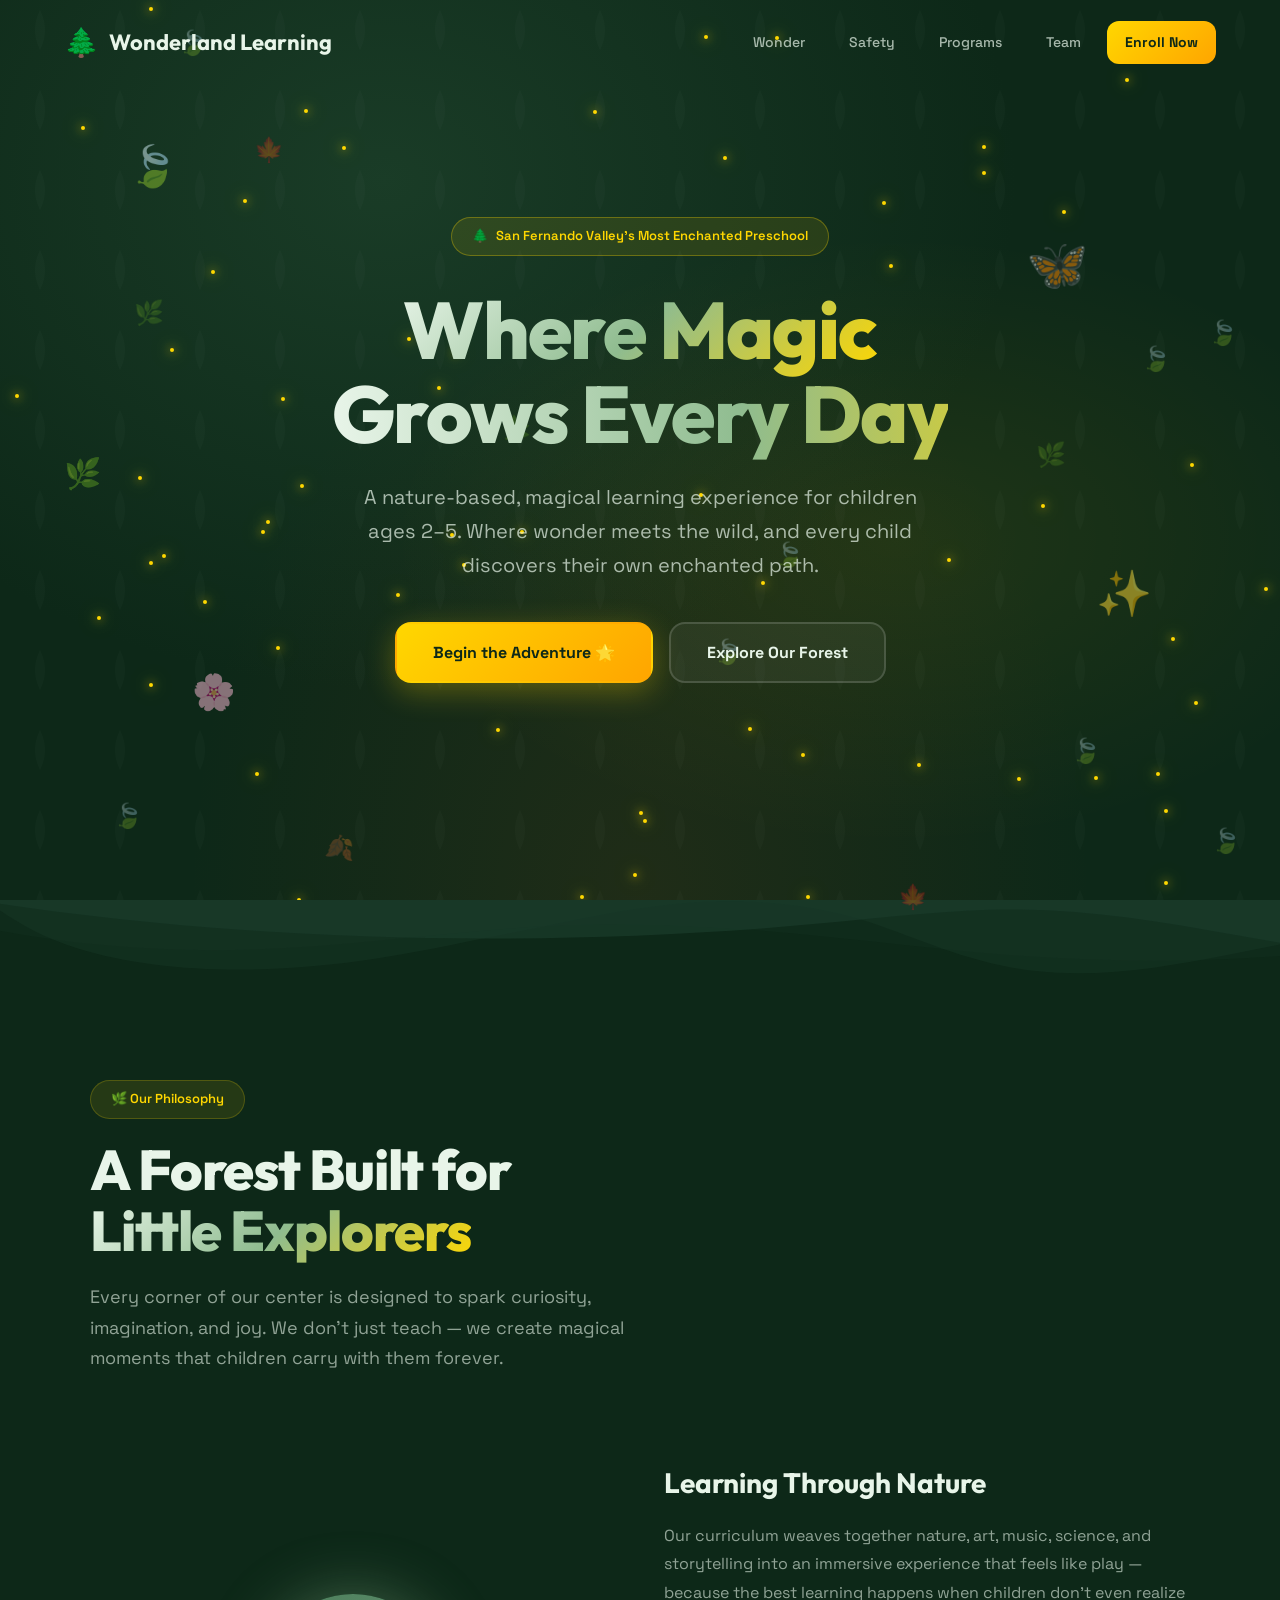
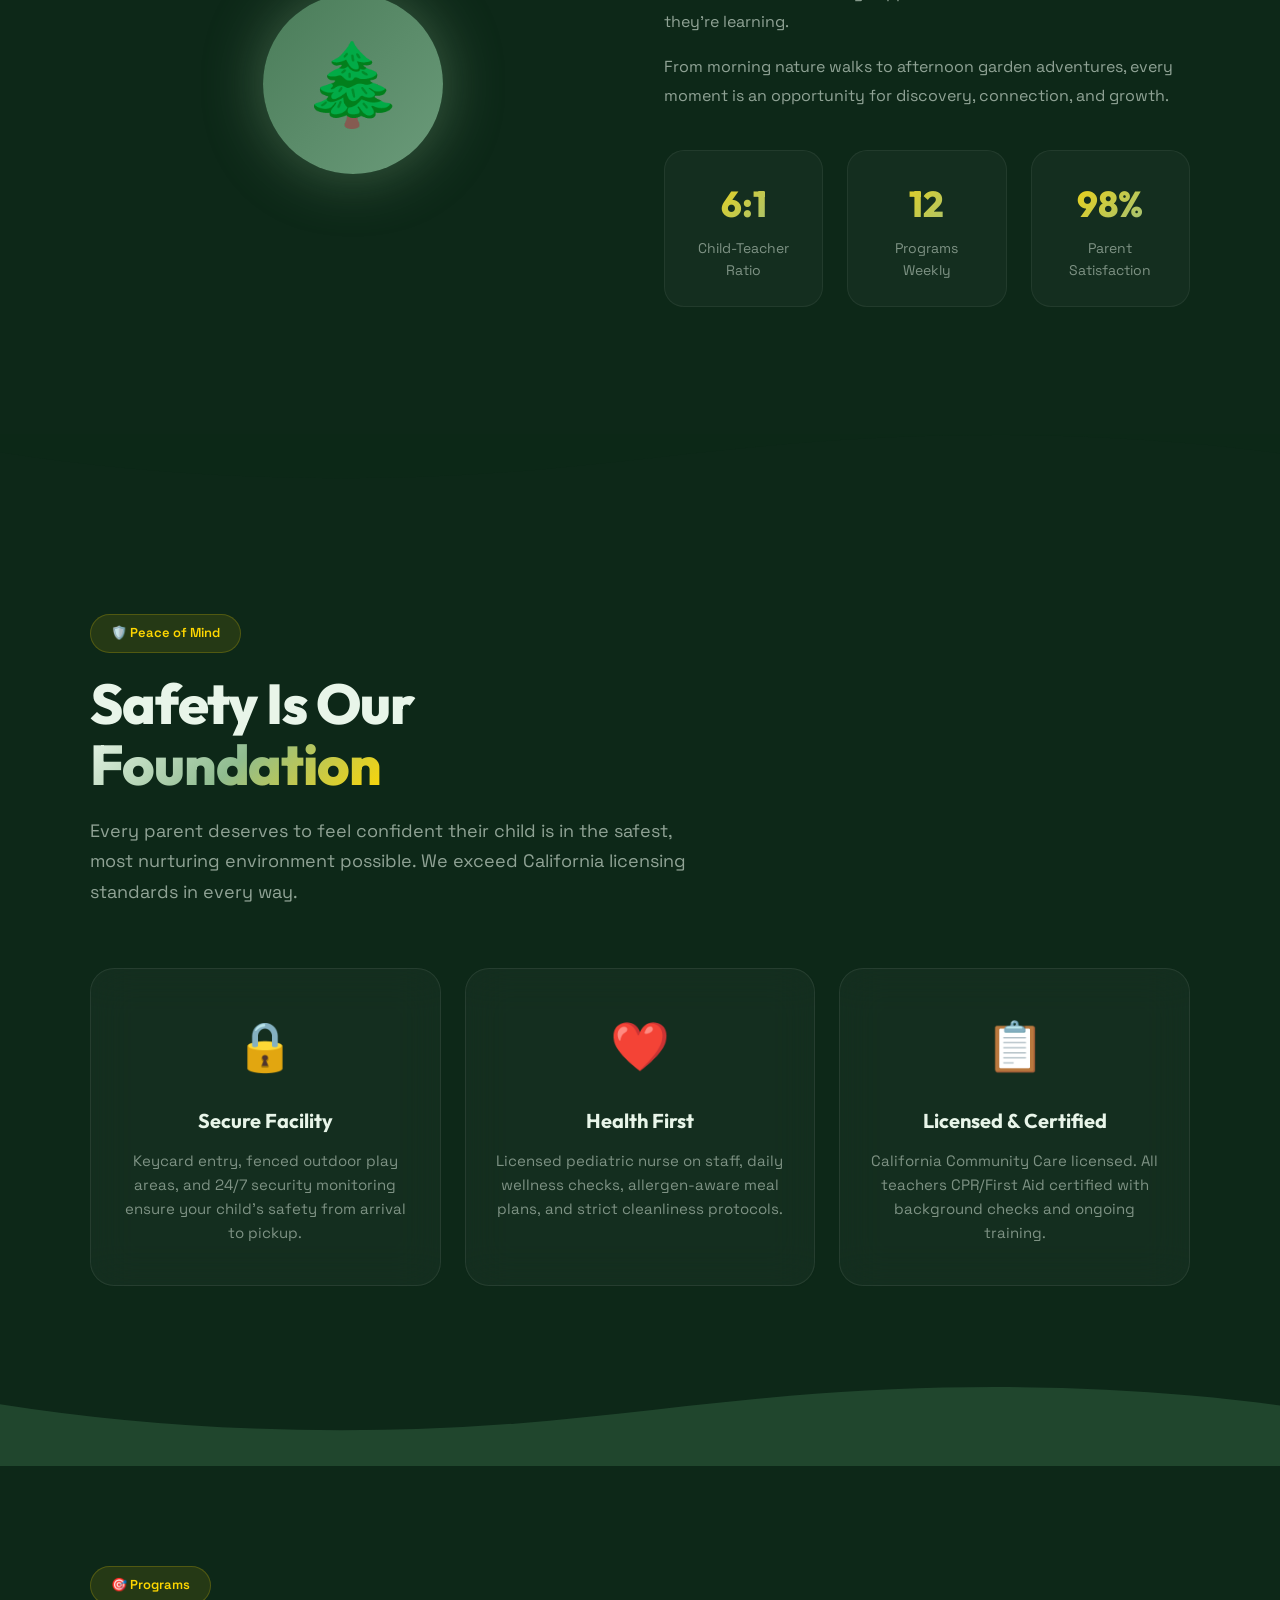
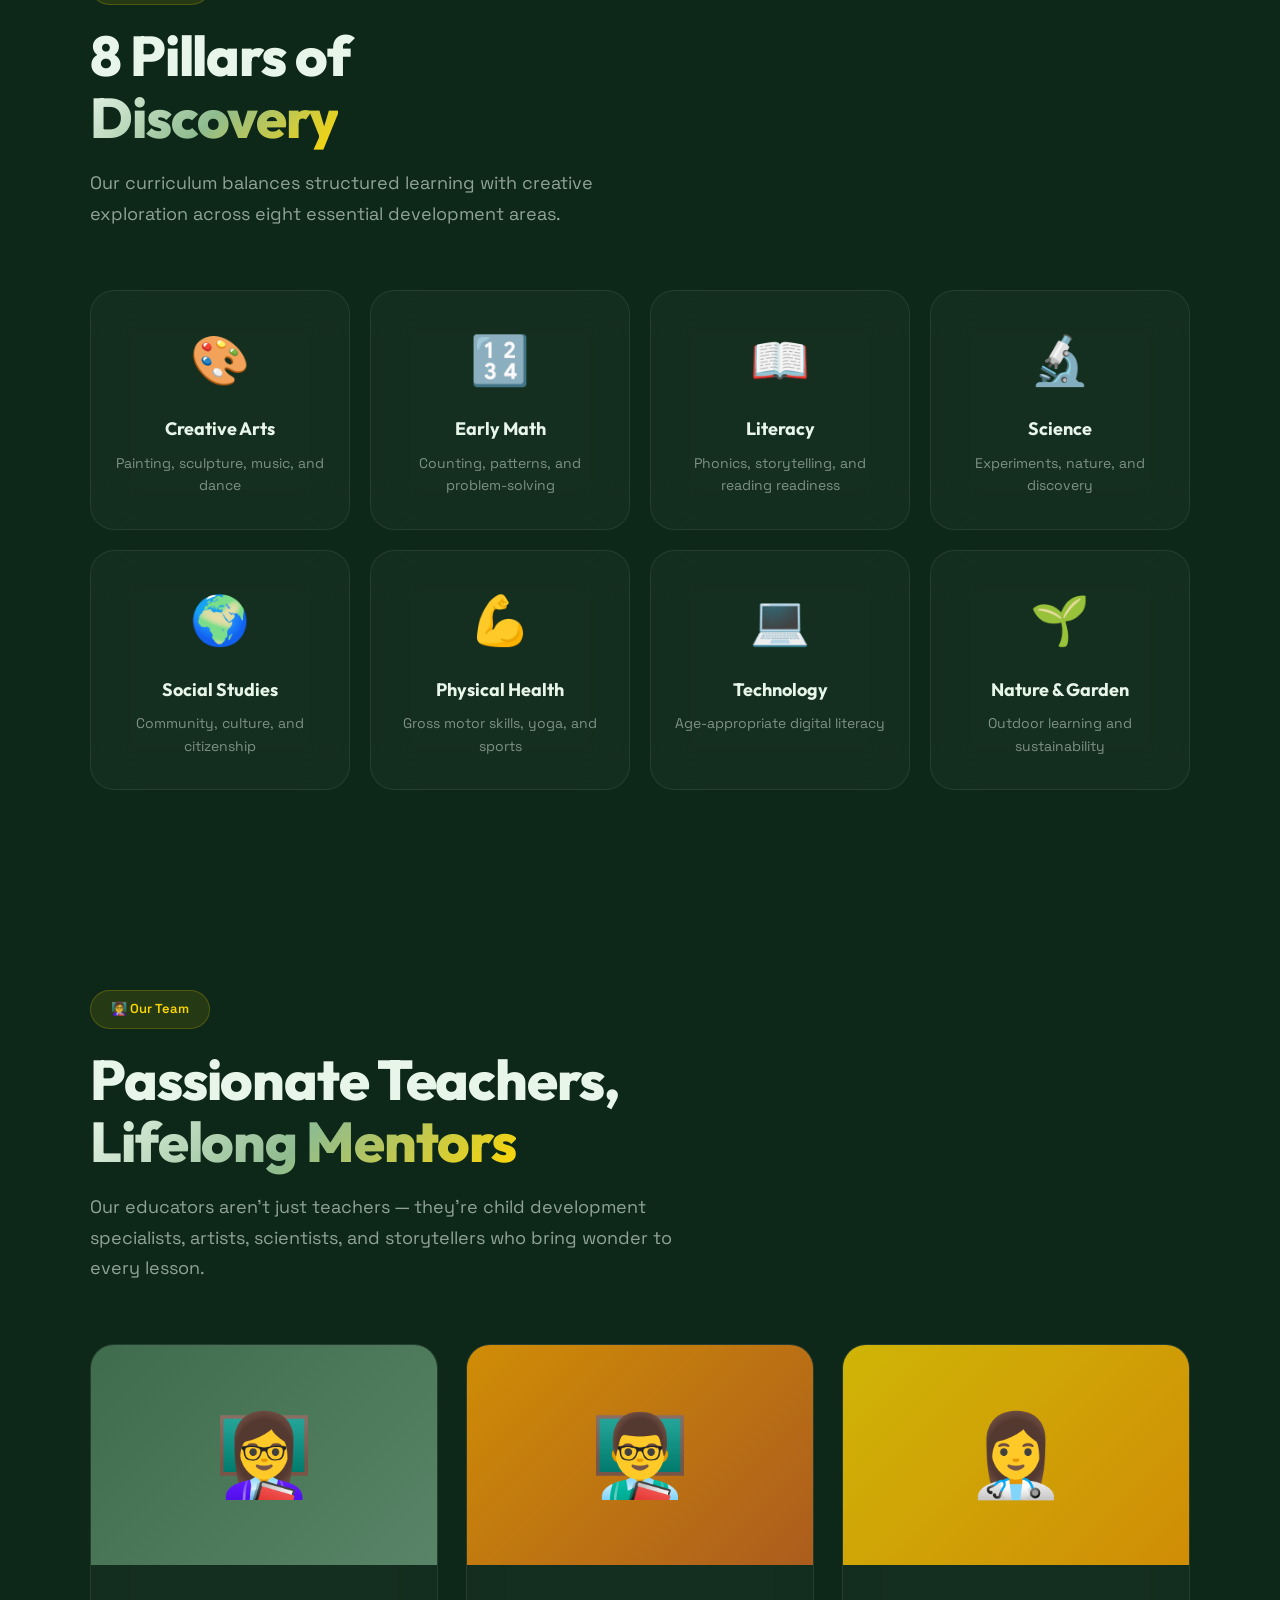
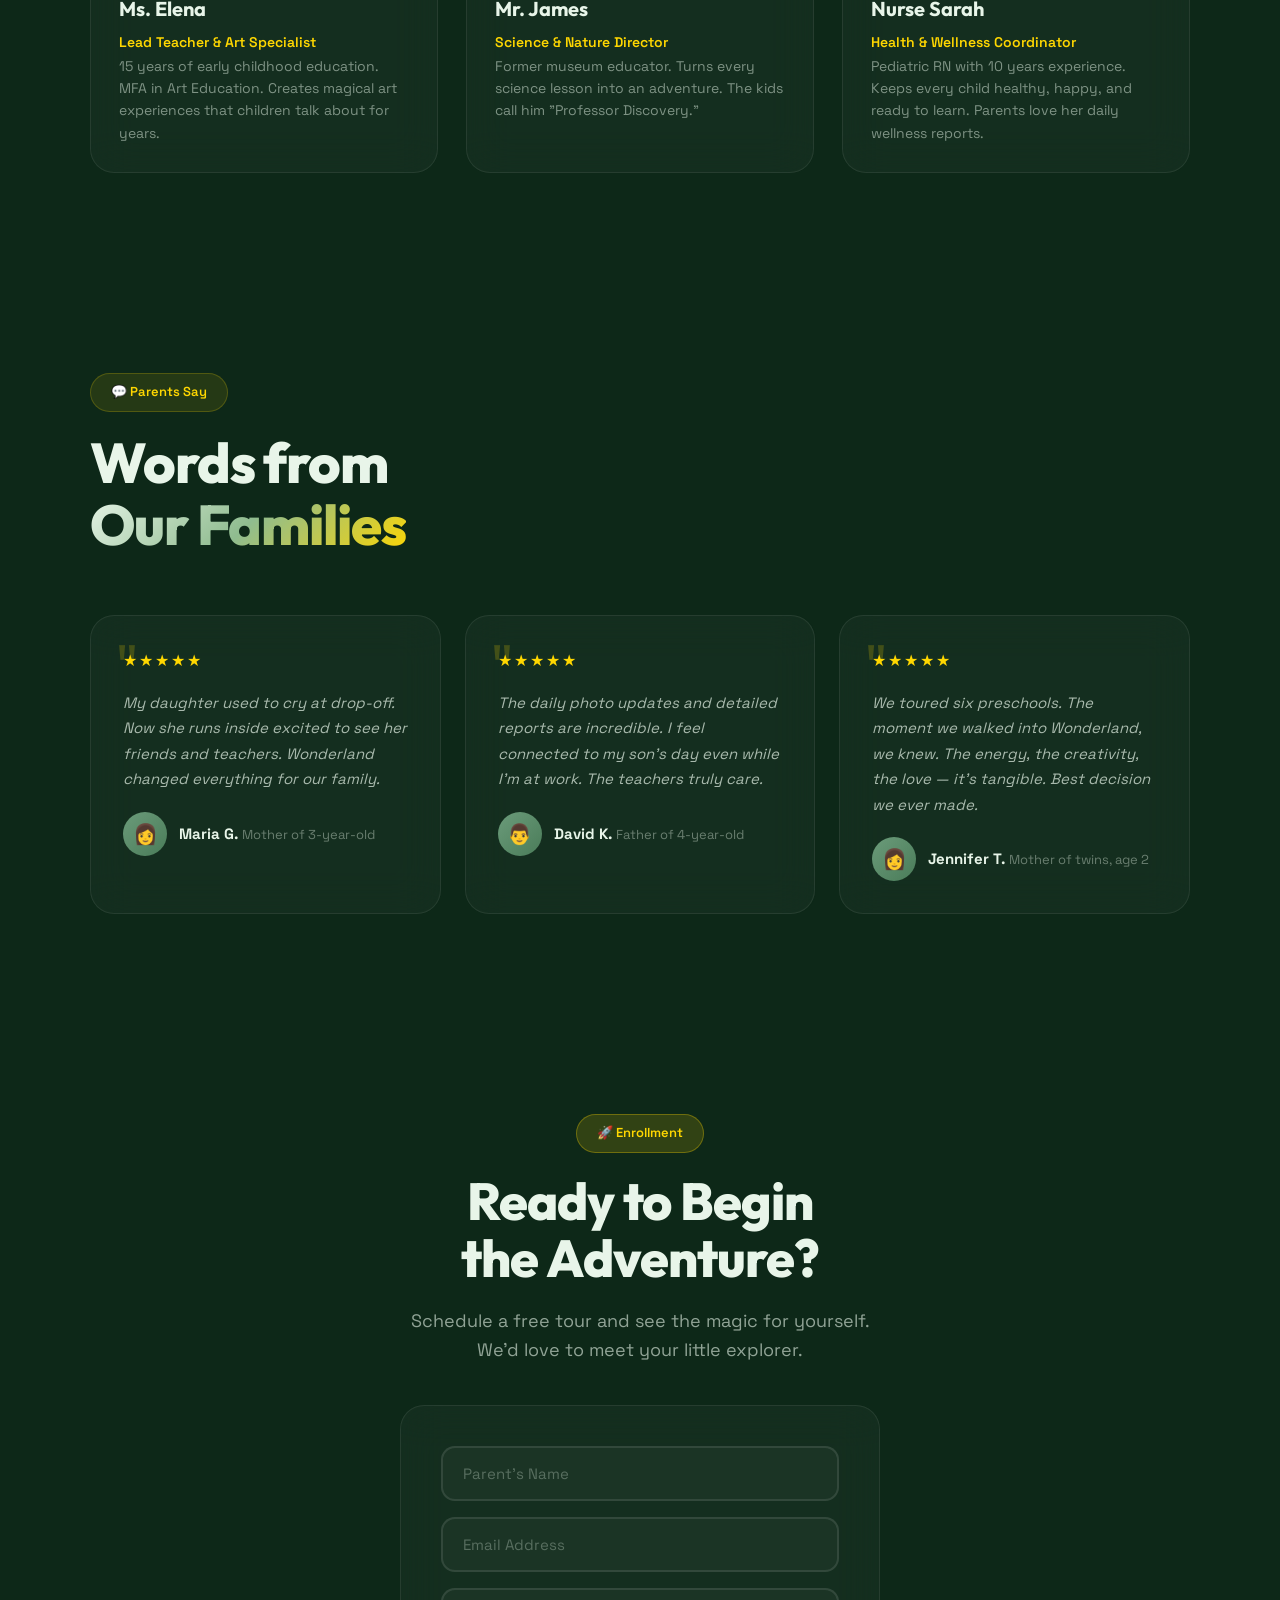
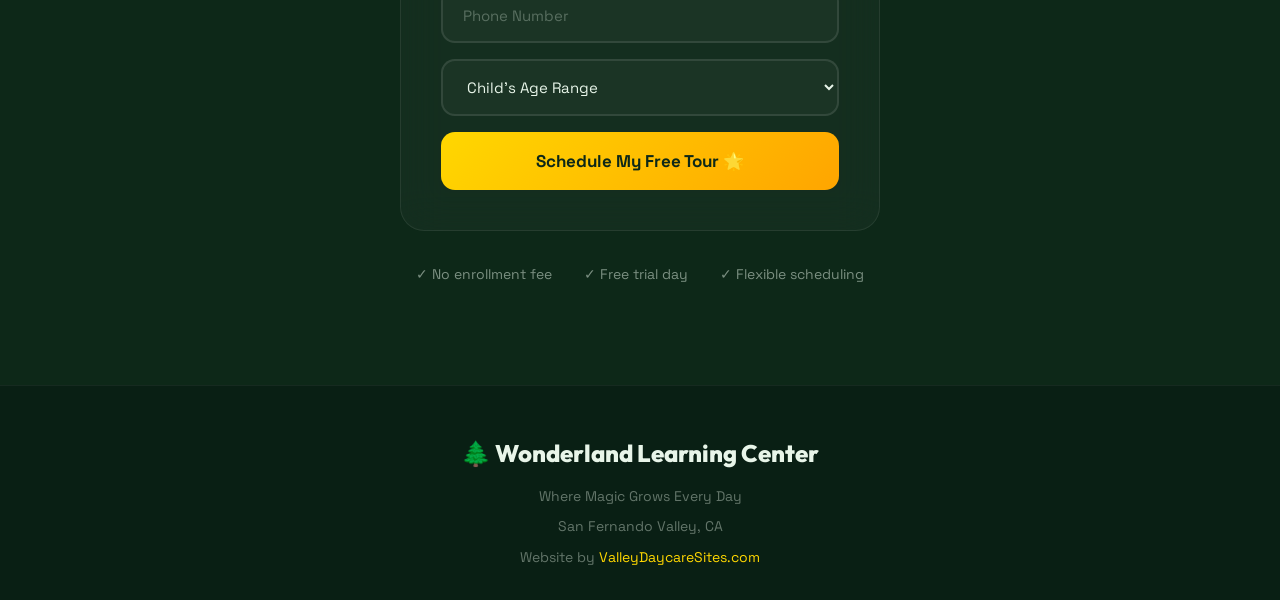
<file: wonderland-learning-center/index.html>
<!DOCTYPE html>
<html lang="en">
<head>
    <meta charset="UTF-8">
    <meta name="viewport" content="width=device-width, initial-scale=1.0">
    <title>Wonderland Learning Center — Where Magic Grows</title>
    <meta name="description" content="An enchanted preschool experience in the San Fernando Valley. Nature-based learning, magical discovery, and a world of wonder for children ages 2–5.">
    <link rel="preconnect" href="https://fonts.googleapis.com">
    <link rel="preconnect" href="https://fonts.gstatic.com" crossorigin>
    <link href="https://fonts.googleapis.com/css2?family=Outfit:wght@300;400;500;600;700;800;900&family=Space+Grotesk:wght@300;400;500;600;700&display=swap" rel="stylesheet">
    <style>
        /* ===== ENCHANTED FOREST DESIGN SYSTEM ===== */
        :root {
            --forest: #0D2818;
            --deep-forest: #1A3A2A;
            --moss: #2D5A3D;
            --fern: #4A7C59;
            --sage: #6B9B7A;
            --glow-green: #8FBC8F;
            --magic-gold: #FFD700;
            --warm-amber: #FFA500;
            --earth: #D2691E;
            --bark: #8B4513;
            --mist: #E8F5E9;
            --font-display: 'Outfit', sans-serif;
            --font-body: 'Space Grotesk', sans-serif;
        }

        *, *::before, *::after { margin: 0; padding: 0; box-sizing: border-box; }
        html { scroll-behavior: smooth; }
        
        body {
            font-family: var(--font-body);
            font-size: 16px;
            line-height: 1.6;
            color: var(--mist);
            background: var(--forest);
            overflow-x: hidden;
            -webkit-font-smoothing: antialiased;
        }

        /* ===== ENCHANTED BACKGROUND ===== */
        .enchanted-bg {
            position: fixed;
            inset: 0;
            z-index: 0;
            background: 
                radial-gradient(ellipse at 30% 20%, rgba(45,90,61,0.4) 0%, transparent 50%),
                radial-gradient(ellipse at 70% 60%, rgba(255,215,0,0.08) 0%, transparent 40%),
                radial-gradient(ellipse at 50% 100%, rgba(139,69,19,0.15) 0%, transparent 50%),
                var(--forest);
        }

        /* ===== FIREFLIES ===== */
        .fireflies {
            position: fixed;
            inset: 0;
            z-index: 1;
            pointer-events: none;
            overflow: hidden;
        }
        .firefly {
            position: absolute;
            width: 4px;
            height: 4px;
            border-radius: 50%;
            background: var(--magic-gold);
            box-shadow: 0 0 10px var(--magic-gold), 0 0 20px var(--magic-gold);
            animation: firefly-dance var(--duration) ease-in-out infinite;
            animation-delay: var(--delay);
        }
        @keyframes firefly-dance {
            0%, 100% { opacity: 0; transform: translate(0, 0) scale(0.5); }
            25% { opacity: 1; transform: translate(var(--move-x), var(--move-y)) scale(1); }
            50% { opacity: 0.3; transform: translate(calc(var(--move-x) * 2), calc(var(--move-y) * 2)) scale(0.8); }
            75% { opacity: 1; transform: translate(calc(var(--move-x) * 1.5), calc(var(--move-y) * 1.5)) scale(1.2); }
        }

        /* ===== FLOATING LEAVES ===== */
        .floating-leaf {
            position: fixed;
            font-size: 24px;
            opacity: 0.3;
            pointer-events: none;
            z-index: 1;
            animation: leaf-float var(--duration) ease-in-out infinite;
        }
        @keyframes leaf-float {
            0% { transform: translate(0, 0) rotate(0deg); opacity: 0; }
            10% { opacity: 0.3; }
            90% { opacity: 0.3; }
            100% { transform: translate(var(--move-x), var(--move-y)) rotate(360deg); opacity: 0; }
        }

        /* ===== ANIMATIONS ===== */
        @keyframes float { 0%, 100% { transform: translateY(0); } 50% { transform: translateY(-20px); } }
        @keyframes float-slow { 0%, 100% { transform: translateY(0) rotate(0deg); } 50% { transform: translateY(-30px) rotate(5deg); } }
        @keyframes pulse-glow { 0%, 100% { box-shadow: 0 0 20px rgba(255,215,0,0.3); } 50% { box-shadow: 0 0 40px rgba(255,215,0,0.6); } }
        @keyframes reveal-up { from { opacity: 0; transform: translateY(60px); } to { opacity: 1; transform: translateY(0); } }
        @keyframes shimmer { 0% { background-position: -200% center; } 100% { background-position: 200% center; } }
        @keyframes sway { 0%, 100% { transform: rotate(-3deg); } 50% { transform: rotate(3deg); } }

        /* ===== REVEAL SYSTEM ===== */
        .reveal {
            opacity: 0;
            transform: translateY(50px);
            transition: all 0.8s cubic-bezier(0.16, 1, 0.3, 1);
        }
        .reveal.visible { opacity: 1; transform: translateY(0); }
        .reveal-delay-1 { transition-delay: 0.1s; }
        .reveal-delay-2 { transition-delay: 0.2s; }
        .reveal-delay-3 { transition-delay: 0.3s; }
        .reveal-delay-4 { transition-delay: 0.4s; }

        /* ===== GLASS CARD ===== */
        .glass {
            background: rgba(255,255,255,0.03);
            backdrop-filter: blur(20px);
            border: 1px solid rgba(255,255,255,0.08);
            border-radius: 24px;
        }
        .glass:hover {
            background: rgba(255,255,255,0.06);
            border-color: rgba(255,215,0,0.2);
        }

        /* ===== GLOW TEXT ===== */
        .glow-text {
            background: linear-gradient(135deg, var(--mist), var(--glow-green), var(--magic-gold));
            -webkit-background-clip: text;
            -webkit-text-fill-color: transparent;
            background-clip: text;
        }
        .glow-text-animated {
            background: linear-gradient(90deg, var(--mist), var(--glow-green), var(--magic-gold), var(--mist));
            background-size: 200% auto;
            -webkit-background-clip: text;
            -webkit-text-fill-color: transparent;
            background-clip: text;
            animation: shimmer 3s linear infinite;
        }

        /* ===== NAVIGATION ===== */
        .nav {
            position: fixed;
            top: 0; left: 0; right: 0;
            z-index: 1000;
            padding: 20px 0;
            transition: all 0.4s ease;
        }
        .nav.scrolled {
            background: rgba(13,40,24,0.8);
            backdrop-filter: blur(20px);
            border-bottom: 1px solid rgba(255,255,255,0.05);
            padding: 14px 0;
        }
        .nav-inner {
            max-width: 1200px;
            margin: 0 auto;
            padding: 0 24px;
            display: flex;
            justify-content: space-between;
            align-items: center;
        }
        .nav-logo {
            font-family: var(--font-display);
            font-size: 22px;
            font-weight: 700;
            color: var(--mist);
            text-decoration: none;
            display: flex;
            align-items: center;
            gap: 10px;
        }
        .nav-logo-icon {
            font-size: 28px;
            animation: sway 3s ease-in-out infinite;
        }
        .nav-links {
            display: flex;
            gap: 8px;
            align-items: center;
        }
        .nav-links a {
            font-family: var(--font-body);
            font-size: 14px;
            font-weight: 500;
            color: rgba(232,245,233,0.7);
            text-decoration: none;
            padding: 10px 18px;
            border-radius: 12px;
            transition: all 0.3s;
        }
        .nav-links a:hover {
            color: var(--mist);
            background: rgba(255,255,255,0.05);
        }
        .nav-cta {
            background: linear-gradient(135deg, var(--magic-gold), var(--warm-amber)) !important;
            color: var(--forest) !important;
            font-weight: 700 !important;
        }
        .nav-cta:hover {
            transform: translateY(-2px);
            box-shadow: 0 8px 30px rgba(255,215,0,0.3);
        }
        .mobile-toggle {
            display: none;
            background: none;
            border: none;
            font-size: 24px;
            color: var(--mist);
            cursor: pointer;
        }

        /* ===== HERO ===== */
        .hero {
            min-height: 100vh;
            display: flex;
            align-items: center;
            justify-content: center;
            position: relative;
            z-index: 10;
            overflow: hidden;
        }
        .hero::before {
            content: '';
            position: absolute;
            inset: 0;
            background: url("data:image/svg+xml,%3Csvg width='80' height='80' viewBox='0 0 80 80' xmlns='http://www.w3.org/2000/svg'%3E%3Cpath d='M40 10 Q50 30 40 50 Q30 30 40 10' fill='%23ffffff' fill-opacity='0.02'/%3E%3C/svg%3E");
        }

        .hero-content {
            text-align: center;
            max-width: 900px;
            padding: 0 24px;
            position: relative;
            z-index: 10;
        }

        .hero-badge {
            display: inline-flex;
            align-items: center;
            gap: 8px;
            padding: 8px 20px;
            background: rgba(255,215,0,0.1);
            border: 1px solid rgba(255,215,0,0.3);
            border-radius: 50px;
            font-size: 13px;
            font-weight: 600;
            color: var(--magic-gold);
            margin-bottom: 32px;
            animation: pulse-glow 3s ease-in-out infinite;
        }

        .hero h1 {
            font-family: var(--font-display);
            font-size: clamp(42px, 7vw, 80px);
            font-weight: 800;
            line-height: 1.05;
            margin-bottom: 24px;
            letter-spacing: -0.02em;
        }

        .hero-sub {
            font-size: clamp(16px, 2vw, 20px);
            color: rgba(232,245,233,0.7);
            max-width: 560px;
            margin: 0 auto 40px;
            line-height: 1.7;
        }

        .hero-cta {
            display: flex;
            gap: 16px;
            justify-content: center;
            flex-wrap: wrap;
        }

        .btn {
            display: inline-flex;
            align-items: center;
            gap: 10px;
            padding: 16px 36px;
            border-radius: 16px;
            font-family: var(--font-body);
            font-size: 16px;
            font-weight: 700;
            cursor: pointer;
            transition: all 0.4s cubic-bezier(0.16, 1, 0.3, 1);
            border: 2px solid transparent;
            text-decoration: none;
        }

        .btn-primary {
            background: linear-gradient(135deg, var(--magic-gold), var(--warm-amber));
            color: var(--forest);
            box-shadow: 0 8px 30px rgba(255,215,0,0.3);
        }
        .btn-primary:hover {
            transform: translateY(-3px) scale(1.02);
            box-shadow: 0 12px 40px rgba(255,215,0,0.4);
        }

        .btn-secondary {
            background: rgba(255,255,255,0.05);
            color: var(--mist);
            border-color: rgba(255,255,255,0.15);
        }
        .btn-secondary:hover {
            background: rgba(255,255,255,0.1);
            border-color: rgba(255,255,255,0.3);
            transform: translateY(-3px);
        }

        /* ===== FLOATING ELEMENTS ===== */
        .hero-float {
            position: absolute;
            z-index: 5;
            font-size: 40px;
            animation: float-slow 8s ease-in-out infinite;
            opacity: 0.5;
            pointer-events: none;
        }
        .hero-float-1 { top: 15%; left: 10%; animation-delay: 0s; }
        .hero-float-2 { top: 25%; right: 15%; animation-delay: -2s; font-size: 50px; }
        .hero-float-3 { bottom: 20%; left: 15%; animation-delay: -4s; font-size: 35px; }
        .hero-float-4 { bottom: 30%; right: 10%; animation-delay: -6s; font-size: 45px; }
        .hero-float-5 { top: 50%; left: 5%; animation-delay: -3s; font-size: 30px; }

        /* ===== SECTIONS ===== */
        .section {
            position: relative;
            z-index: 10;
            padding: 100px 24px;
        }
        .section-inner {
            max-width: 1100px;
            margin: 0 auto;
        }

        .section-tag {
            display: inline-flex;
            align-items: center;
            gap: 8px;
            padding: 8px 20px;
            background: rgba(255,215,0,0.1);
            border: 1px solid rgba(255,215,0,0.2);
            border-radius: 50px;
            font-size: 13px;
            font-weight: 600;
            color: var(--magic-gold);
            margin-bottom: 20px;
        }

        .section h2 {
            font-family: var(--font-display);
            font-size: clamp(32px, 4.5vw, 56px);
            font-weight: 800;
            line-height: 1.1;
            margin-bottom: 20px;
            letter-spacing: -0.02em;
        }

        .section-desc {
            font-size: 18px;
            color: rgba(232,245,233,0.6);
            max-width: 600px;
            line-height: 1.7;
        }

        /* ===== WAVE DIVIDERS ===== */
        .wave {
            position: relative;
            width: 100%;
            overflow: hidden;
            line-height: 0;
        }
        .wave svg {
            position: relative;
            display: block;
            width: calc(150% + 1.3px);
            height: 80px;
        }
        .wave-1 svg { fill: rgba(26,58,42,0.8); }
        .wave-2 svg { fill: rgba(13,40,24,0.9); }
        .wave-3 svg { fill: rgba(45,90,61,0.6); }

        /* ===== WONDER SECTION ===== */
        .wonder-grid {
            display: grid;
            grid-template-columns: 1fr 1fr;
            gap: 48px;
            align-items: center;
            margin-top: 60px;
        }
        .wonder-visual {
            position: relative;
            height: 500px;
            display: flex;
            align-items: center;
            justify-content: center;
        }
        .wonder-center {
            width: 180px;
            height: 180px;
            border-radius: 50%;
            background: linear-gradient(135deg, var(--fern), var(--sage));
            display: flex;
            align-items: center;
            justify-content: center;
            font-size: 80px;
            box-shadow: 0 0 60px rgba(143,188,143,0.4);
            animation: pulse-glow 4s ease-in-out infinite;
            z-index: 10;
        }
        .wonder-orbit {
            position: absolute;
            border-radius: 50%;
            display: flex;
            align-items: center;
            justify-content: center;
            font-size: 32px;
            animation: orbit var(--duration) linear infinite;
        }
        @keyframes orbit {
            0% { transform: rotate(0deg) translateX(120px) rotate(0deg); }
            100% { transform: rotate(360deg) translateX(120px) rotate(-360deg); }
        }
        .wo-1 { width: 90px; height: 90px; background: linear-gradient(135deg, var(--sage), var(--fern)); --duration: 15s; --delay: 0s; }
        .wo-2 { width: 70px; height: 70px; background: linear-gradient(135deg, var(--warm-amber), var(--earth)); --duration: 20s; --delay: -5s; }
        .wo-3 { width: 80px; height: 80px; background: linear-gradient(135deg, var(--magic-gold), var(--warm-amber)); --duration: 18s; --delay: -10s; }
        .wo-4 { width: 60px; height: 60px; background: linear-gradient(135deg, var(--glow-green), var(--sage)); --duration: 25s; --delay: -15s; }

        .wonder-stats {
            display: grid;
            grid-template-columns: repeat(3, 1fr);
            gap: 24px;
            margin-top: 40px;
        }
        .wonder-stat {
            text-align: center;
            padding: 24px;
            background: rgba(255,255,255,0.03);
            border: 1px solid rgba(255,255,255,0.06);
            border-radius: 20px;
            transition: all 0.4s;
        }
        .wonder-stat:hover {
            background: rgba(255,255,255,0.06);
            transform: translateY(-4px);
            border-color: rgba(255,215,0,0.2);
        }
        .wonder-stat-number {
            font-family: var(--font-display);
            font-size: 36px;
            font-weight: 800;
            background: linear-gradient(135deg, var(--magic-gold), var(--glow-green));
            -webkit-background-clip: text;
            -webkit-text-fill-color: transparent;
            background-clip: text;
        }
        .wonder-stat-label {
            font-size: 14px;
            color: rgba(232,245,233,0.5);
            margin-top: 4px;
        }

        /* ===== SAFETY SECTION ===== */
        .safety-grid {
            display: grid;
            grid-template-columns: repeat(3, 1fr);
            gap: 24px;
            margin-top: 60px;
        }
        .safety-card {
            padding: 40px 28px;
            text-align: center;
            transition: all 0.5s;
            position: relative;
            overflow: hidden;
        }
        .safety-card::before {
            content: '';
            position: absolute;
            top: 0; left: 0; right: 0; bottom: 0;
            background: radial-gradient(circle at 50% 0%, rgba(255,215,0,0.1), transparent 70%);
            opacity: 0;
            transition: opacity 0.5s;
        }
        .safety-card:hover::before { opacity: 1; }
        .safety-card:hover {
            transform: translateY(-8px);
            box-shadow: 0 20px 60px rgba(0,0,0,0.3);
            border-color: rgba(255,215,0,0.3);
        }
        .safety-icon {
            font-size: 48px;
            margin-bottom: 20px;
            display: block;
            animation: float 6s ease-in-out infinite;
        }
        .safety-card h3 {
            font-family: var(--font-display);
            font-size: 20px;
            font-weight: 700;
            color: var(--mist);
            margin-bottom: 12px;
        }
        .safety-card p {
            font-size: 15px;
            color: rgba(232,245,233,0.5);
            line-height: 1.6;
        }

        /* ===== PROGRAMS ===== */
        .programs-grid {
            display: grid;
            grid-template-columns: repeat(4, 1fr);
            gap: 20px;
            margin-top: 60px;
        }
        .program-card {
            padding: 32px 24px;
            text-align: center;
            transition: all 0.5s;
            position: relative;
            overflow: hidden;
        }
        .program-card::after {
            content: '';
            position: absolute;
            bottom: 0; left: 0; right: 0;
            height: 3px;
            background: linear-gradient(90deg, var(--magic-gold), var(--glow-green));
            transform: scaleX(0);
            transition: transform 0.5s;
        }
        .program-card:hover::after { transform: scaleX(1); }
        .program-card:hover {
            transform: translateY(-6px);
            border-color: rgba(255,215,0,0.2);
            box-shadow: 0 16px 50px rgba(0,0,0,0.2);
        }
        .program-emoji {
            font-size: 48px;
            margin-bottom: 16px;
            display: block;
            transition: transform 0.3s;
        }
        .program-card:hover .program-emoji {
            transform: scale(1.2) rotate(5deg);
        }
        .program-card h4 {
            font-family: var(--font-display);
            font-size: 18px;
            font-weight: 700;
            color: var(--mist);
            margin-bottom: 8px;
        }
        .program-card p {
            font-size: 14px;
            color: rgba(232,245,233,0.5);
        }

        /* ===== TEACHERS ===== */
        .teachers-grid {
            display: grid;
            grid-template-columns: repeat(3, 1fr);
            gap: 28px;
            margin-top: 60px;
        }
        .teacher-card {
            overflow: hidden;
            transition: all 0.5s;
        }
        .teacher-card:hover {
            transform: translateY(-8px);
            box-shadow: 0 20px 60px rgba(0,0,0,0.3);
        }
        .teacher-visual {
            height: 220px;
            position: relative;
            overflow: hidden;
            display: flex;
            align-items: center;
            justify-content: center;
        }
        .teacher-visual::before {
            content: '';
            position: absolute;
            inset: 0;
            background: linear-gradient(135deg, var(--fern), var(--sage));
            opacity: 0.8;
        }
        .teacher-card:nth-child(2) .teacher-visual::before {
            background: linear-gradient(135deg, var(--warm-amber), var(--earth));
        }
        .teacher-card:nth-child(3) .teacher-visual::before {
            background: linear-gradient(135deg, var(--magic-gold), var(--warm-amber));
        }
        .teacher-emoji {
            font-size: 80px;
            position: relative;
            z-index: 1;
        }
        .teacher-info {
            padding: 28px;
        }
        .teacher-info h4 {
            font-family: var(--font-display);
            font-size: 20px;
            font-weight: 700;
            color: var(--mist);
            margin-bottom: 4px;
        }
        .teacher-role {
            font-size: 14px;
            color: var(--magic-gold);
            font-weight: 600;
            margin-bottom: 12px;
        }
        .teacher-info p {
            font-size: 14px;
            color: rgba(232,245,233,0.5);
            line-height: 1.6;
        }

        /* ===== TESTIMONIALS ===== */
        .testimonials-grid {
            display: grid;
            grid-template-columns: repeat(3, 1fr);
            gap: 24px;
            margin-top: 60px;
        }
        .testimonial-card {
            padding: 32px;
            transition: all 0.5s;
            position: relative;
        }
        .testimonial-card::before {
            content: '"';
            position: absolute;
            top: 20px; left: 24px;
            font-family: var(--font-display);
            font-size: 60px;
            color: rgba(255,215,0,0.2);
            line-height: 1;
        }
        .testimonial-card:hover {
            transform: translateY(-6px);
            border-color: rgba(143,188,143,0.3);
            box-shadow: 0 16px 50px rgba(0,0,0,0.2);
        }
        .testimonial-stars {
            color: var(--magic-gold);
            font-size: 16px;
            letter-spacing: 2px;
            margin-bottom: 16px;
        }
        .testimonial-card > p {
            font-size: 15px;
            color: rgba(232,245,233,0.7);
            line-height: 1.7;
            font-style: italic;
            margin-bottom: 20px;
            position: relative;
            z-index: 1;
        }
        .testimonial-author {
            display: flex;
            align-items: center;
            gap: 12px;
        }
        .testimonial-avatar {
            width: 44px;
            height: 44px;
            border-radius: 50%;
            display: flex;
            align-items: center;
            justify-content: center;
            font-size: 20px;
            background: linear-gradient(135deg, var(--sage), var(--fern));
        }
        .testimonial-author strong {
            font-size: 15px;
            color: var(--mist);
        }
        .testimonial-author span {
            font-size: 13px;
            color: rgba(232,245,233,0.4);
        }

        /* ===== ENROLLMENT ===== */
        .enroll {
            text-align: center;
        }
        .enroll h2 {
            font-size: clamp(32px, 4.5vw, 52px);
        }
        .enroll-form {
            max-width: 480px;
            margin: 40px auto 0;
            padding: 40px;
        }
        .enroll-form input,
        .enroll-form select {
            width: 100%;
            padding: 16px 20px;
            margin-bottom: 16px;
            border-radius: 14px;
            border: 2px solid rgba(255,255,255,0.1);
            background: rgba(255,255,255,0.03);
            color: var(--mist);
            font-family: var(--font-body);
            font-size: 15px;
            transition: all 0.3s;
        }
        .enroll-form input::placeholder { color: rgba(232,245,233,0.3); }
        .enroll-form input:focus,
        .enroll-form select:focus {
            outline: none;
            border-color: var(--magic-gold);
            background: rgba(255,255,255,0.05);
            box-shadow: 0 0 20px rgba(255,215,0,0.1);
        }
        .enroll-form button {
            width: 100%;
            padding: 18px;
            border-radius: 14px;
            border: none;
            background: linear-gradient(135deg, var(--magic-gold), var(--warm-amber));
            color: var(--forest);
            font-family: var(--font-body);
            font-size: 17px;
            font-weight: 700;
            cursor: pointer;
            transition: all 0.4s;
        }
        .enroll-form button:hover {
            transform: translateY(-2px);
            box-shadow: 0 12px 40px rgba(255,215,0,0.4);
        }
        .enroll-perks {
            display: flex;
            gap: 32px;
            justify-content: center;
            margin-top: 32px;
            flex-wrap: wrap;
        }
        .enroll-perk {
            font-size: 14px;
            color: rgba(232,245,233,0.5);
        }

        /* ===== FOOTER ===== */
        .footer {
            position: relative;
            z-index: 10;
            background: #091F14;
            border-top: 1px solid rgba(255,255,255,0.05);
            padding: 48px 24px 24px;
            text-align: center;
        }
        .footer-logo {
            font-family: var(--font-display);
            font-size: 24px;
            font-weight: 800;
            color: var(--mist);
            margin-bottom: 12px;
        }
        .footer p {
            font-size: 14px;
            color: rgba(232,245,233,0.4);
            margin-bottom: 8px;
        }
        .footer-credit a {
            color: var(--magic-gold);
            text-decoration: none;
        }

        /* ===== MOBILE ===== */
        @media (max-width: 768px) {
            .nav-links { display: none; }
            .mobile-toggle { display: block; }
            .hero h1 { font-size: 36px; }
            .hero-float { font-size: 24px; }
            .wonder-grid,
            .safety-grid,
            .programs-grid,
            .teachers-grid,
            .testimonials-grid {
                grid-template-columns: 1fr;
            }
            .wonder-stats { grid-template-columns: 1fr; }
            .wonder-visual { height: 350px; }
            .section { padding: 60px 20px; }
            .enroll-form { padding: 24px; }
        }
    </style>
</head>
<body>

    <!-- Enchanted Background -->
    <div class="enchanted-bg"></div>

    <!-- Fireflies -->
    <div class="fireflies" id="fireflies"></div>

    <!-- Floating Leaves -->
    <div class="floating-leaves" id="floatingLeaves"></div>

    <!-- Navigation -->
    <nav class="nav" id="nav">
        <div class="nav-inner">
            <a href="#" class="nav-logo">
                <span class="nav-logo-icon">🌲</span>
                Wonderland Learning
            </a>
            <div class="nav-links">
                <a href="#wonder">Wonder</a>
                <a href="#safety">Safety</a>
                <a href="#programs">Programs</a>
                <a href="#teachers">Team</a>
                <a href="#enroll" class="nav-cta">Enroll Now</a>
            </div>
            <button class="mobile-toggle" id="mobileToggle">☰</button>
        </div>
    </nav>

    <!-- Hero -->
    <section class="hero">
        <div class="hero-float hero-float-1">🍃</div>
        <div class="hero-float hero-float-2">🦋</div>
        <div class="hero-float hero-float-3">🌸</div>
        <div class="hero-float hero-float-4">✨</div>
        <div class="hero-float hero-float-5">🌿</div>

        <div class="hero-content">
            <div class="hero-badge">
                <span>🌲</span>
                San Fernando Valley's Most Enchanted Preschool
            </div>
            <h1>
                <span class="glow-text">Where Magic</span><br>
                <span class="glow-text-animated">Grows Every Day</span>
            </h1>
            <p class="hero-sub">A nature-based, magical learning experience for children ages 2–5. Where wonder meets the wild, and every child discovers their own enchanted path.</p>
            <div class="hero-cta">
                <a href="#enroll" class="btn btn-primary">Begin the Adventure 🌟</a>
                <a href="#wonder" class="btn btn-secondary">Explore Our Forest</a>
            </div>
        </div>
    </section>

    <!-- Wave Divider -->
    <div class="wave wave-1">
        <svg viewBox="0 0 1200 120" preserveAspectRatio="none">
            <path d="M0,0V46.29c47.79,22.2,103.59,32.17,158,28,70.36-5.37,136.33-33.31,206.8-37.5C438.64,32.43,512.34,53.67,583,72.05c69.27,18,138.3,24.88,209.4,13.08,36.15-6,69.85-17.84,104.45-29.34C989.49,25,1113-14.29,1200,52.47V0Z" opacity="0.25"></path>
            <path d="M0,0V15.81C13,36.92,27.64,56.86,47.69,72.05,99.41,111.27,165,111,224.58,91.58c31.15-10.15,60.09-26.07,89.67-39.8,40.92-19,84.73-46,130.83-49.67,36.26-2.85,70.9,9.42,98.6,31.56,31.77,25.39,62.32,62,103.63,73,40.44,10.79,81.35-6.69,119.13-24.28s75.16-39,116.92-43.05c59.73-5.85,113.28,22.88,168.9,38.84,30.2,8.66,59,6.17,87.09-7.5,22.43-10.89,48-26.93,60.65-49.24V0Z" opacity="0.5"></path>
            <path d="M0,0V5.63C149.93,59,314.09,71.32,475.83,42.57c43-7.64,84.23-20.12,127.61-26.46,59-8.63,112.48,12.24,165.56,35.4C827.93,77.22,886,95.24,951.2,90c86.53-7,172.46-45.71,248.8-84.81V0Z"></path>
        </svg>
    </div>

    <!-- Wonder Section -->
    <section class="section" id="wonder">
        <div class="section-inner">
            <div class="section-tag reveal">🌿 Our Philosophy</div>
            <h2 class="reveal reveal-delay-1">
                A Forest Built for<br>
                <span class="glow-text">Little Explorers</span>
            </h2>
            <p class="section-desc reveal reveal-delay-2">Every corner of our center is designed to spark curiosity, imagination, and joy. We don't just teach — we create magical moments that children carry with them forever.</p>

            <div class="wonder-grid">
                <div class="wonder-visual reveal">
                    <div class="wonder-orbit wo-1" style="--duration: 15s; --delay: 0s;">🎨</div>
                    <div class="wonder-orbit wo-2" style="--duration: 20s; --delay: -5s;">🔬</div>
                    <div class="wonder-orbit wo-3" style="--duration: 18s; --delay: -10s;">🎵</div>
                    <div class="wonder-orbit wo-4" style="--duration: 25s; --delay: -15s;">📚</div>
                    <div class="wonder-center">🌲</div>
                </div>
                <div class="reveal reveal-delay-2">
                    <h3 style="font-family: var(--font-display); font-size: 28px; color: var(--mist); margin-bottom: 16px;">Learning Through Nature</h3>
                    <p style="font-size: 16px; color: rgba(232,245,233,0.6); line-height: 1.8; margin-bottom: 16px;">Our curriculum weaves together nature, art, music, science, and storytelling into an immersive experience that feels like play — because the best learning happens when children don't even realize they're learning.</p>
                    <p style="font-size: 16px; color: rgba(232,245,233,0.6); line-height: 1.8;">From morning nature walks to afternoon garden adventures, every moment is an opportunity for discovery, connection, and growth.</p>

                    <div class="wonder-stats">
                        <div class="wonder-stat">
                            <div class="wonder-stat-number">6:1</div>
                            <div class="wonder-stat-label">Child-Teacher Ratio</div>
                        </div>
                        <div class="wonder-stat">
                            <div class="wonder-stat-number">12</div>
                            <div class="wonder-stat-label">Programs Weekly</div>
                        </div>
                        <div class="wonder-stat">
                            <div class="wonder-stat-number">98%</div>
                            <div class="wonder-stat-label">Parent Satisfaction</div>
                        </div>
                    </div>
                </div>
            </div>
        </div>
    </section>

    <!-- Wave Divider -->
    <div class="wave wave-2">
        <svg viewBox="0 0 1200 120" preserveAspectRatio="none">
            <path d="M321.39,56.44c58-10.79,114.16-30.13,172-41.86,82.39-16.72,168.19-17.73,250.45-.39C823.78,31,906.67,72,985.66,92.83c70.05,18.48,146.53,26.09,214.34,3V0H0V27.35A600.21,600.21,0,0,0,321.39,56.44Z"></path>
        </svg>
    </div>

    <!-- Safety Section -->
    <section class="section" id="safety">
        <div class="section-inner">
            <div class="section-tag reveal">🛡️ Peace of Mind</div>
            <h2 class="reveal reveal-delay-1">
                Safety Is Our<br>
                <span class="glow-text">Foundation</span>
            </h2>
            <p class="section-desc reveal reveal-delay-2">Every parent deserves to feel confident their child is in the safest, most nurturing environment possible. We exceed California licensing standards in every way.</p>

            <div class="safety-grid">
                <div class="safety-card glass reveal">
                    <span class="safety-icon">🔒</span>
                    <h3>Secure Facility</h3>
                    <p>Keycard entry, fenced outdoor play areas, and 24/7 security monitoring ensure your child's safety from arrival to pickup.</p>
                </div>
                <div class="safety-card glass reveal reveal-delay-1">
                    <span class="safety-icon">❤️</span>
                    <h3>Health First</h3>
                    <p>Licensed pediatric nurse on staff, daily wellness checks, allergen-aware meal plans, and strict cleanliness protocols.</p>
                </div>
                <div class="safety-card glass reveal reveal-delay-2">
                    <span class="safety-icon">📋</span>
                    <h3>Licensed & Certified</h3>
                    <p>California Community Care licensed. All teachers CPR/First Aid certified with background checks and ongoing training.</p>
                </div>
            </div>
        </div>
    </section>

    <!-- Wave Divider -->
    <div class="wave wave-3">
        <svg viewBox="0 0 1200 120" preserveAspectRatio="none">
            <path d="M985.66,92.83C906.67,72,823.78,31,743.84,14.19c-82.26-17.34-168.06-16.33-250.45.39-57.84,11.73-114,31.07-172,41.86A600.21,600.21,0,0,1,0,27.35V120H1200V95.8C1132.19,118.92,1055.71,111.31,985.66,92.83Z"></path>
        </svg>
    </div>

    <!-- Programs Section -->
    <section class="section" id="programs">
        <div class="section-inner">
            <div class="section-tag reveal">🎯 Programs</div>
            <h2 class="reveal reveal-delay-1">
                8 Pillars of<br>
                <span class="glow-text">Discovery</span>
            </h2>
            <p class="section-desc reveal reveal-delay-2">Our curriculum balances structured learning with creative exploration across eight essential development areas.</p>

            <div class="programs-grid">
                <div class="program-card glass reveal">
                    <span class="program-emoji">🎨</span>
                    <h4>Creative Arts</h4>
                    <p>Painting, sculpture, music, and dance</p>
                </div>
                <div class="program-card glass reveal reveal-delay-1">
                    <span class="program-emoji">🔢</span>
                    <h4>Early Math</h4>
                    <p>Counting, patterns, and problem-solving</p>
                </div>
                <div class="program-card glass reveal reveal-delay-2">
                    <span class="program-emoji">📖</span>
                    <h4>Literacy</h4>
                    <p>Phonics, storytelling, and reading readiness</p>
                </div>
                <div class="program-card glass reveal reveal-delay-3">
                    <span class="program-emoji">🔬</span>
                    <h4>Science</h4>
                    <p>Experiments, nature, and discovery</p>
                </div>
                <div class="program-card glass reveal">
                    <span class="program-emoji">🌍</span>
                    <h4>Social Studies</h4>
                    <p>Community, culture, and citizenship</p>
                </div>
                <div class="program-card glass reveal reveal-delay-1">
                    <span class="program-emoji">💪</span>
                    <h4>Physical Health</h4>
                    <p>Gross motor skills, yoga, and sports</p>
                </div>
                <div class="program-card glass reveal reveal-delay-2">
                    <span class="program-emoji">💻</span>
                    <h4>Technology</h4>
                    <p>Age-appropriate digital literacy</p>
                </div>
                <div class="program-card glass reveal reveal-delay-3">
                    <span class="program-emoji">🌱</span>
                    <h4>Nature & Garden</h4>
                    <p>Outdoor learning and sustainability</p>
                </div>
            </div>
        </div>
    </section>

    <!-- Teachers Section -->
    <section class="section" id="teachers">
        <div class="section-inner">
            <div class="section-tag reveal">👩‍🏫 Our Team</div>
            <h2 class="reveal reveal-delay-1">
                Passionate Teachers,<br>
                <span class="glow-text">Lifelong Mentors</span>
            </h2>
            <p class="section-desc reveal reveal-delay-2">Our educators aren't just teachers — they're child development specialists, artists, scientists, and storytellers who bring wonder to every lesson.</p>

            <div class="teachers-grid">
                <div class="teacher-card glass reveal">
                    <div class="teacher-visual">
                        <span class="teacher-emoji">👩‍🏫</span>
                    </div>
                    <div class="teacher-info">
                        <h4>Ms. Elena</h4>
                        <span class="teacher-role">Lead Teacher & Art Specialist</span>
                        <p>15 years of early childhood education. MFA in Art Education. Creates magical art experiences that children talk about for years.</p>
                    </div>
                </div>
                <div class="teacher-card glass reveal reveal-delay-1">
                    <div class="teacher-visual">
                        <span class="teacher-emoji">👨‍🏫</span>
                    </div>
                    <div class="teacher-info">
                        <h4>Mr. James</h4>
                        <span class="teacher-role">Science & Nature Director</span>
                        <p>Former museum educator. Turns every science lesson into an adventure. The kids call him "Professor Discovery."</p>
                    </div>
                </div>
                <div class="teacher-card glass reveal reveal-delay-2">
                    <div class="teacher-visual">
                        <span class="teacher-emoji">👩‍⚕️</span>
                    </div>
                    <div class="teacher-info">
                        <h4>Nurse Sarah</h4>
                        <span class="teacher-role">Health & Wellness Coordinator</span>
                        <p>Pediatric RN with 10 years experience. Keeps every child healthy, happy, and ready to learn. Parents love her daily wellness reports.</p>
                    </div>
                </div>
            </div>
        </div>
    </section>

    <!-- Testimonials Section -->
    <section class="section" id="parents">
        <div class="section-inner">
            <div class="section-tag reveal">💬 Parents Say</div>
            <h2 class="reveal reveal-delay-1">
                Words from<br>
                <span class="glow-text">Our Families</span>
            </h2>

            <div class="testimonials-grid">
                <div class="testimonial-card glass reveal">
                    <div class="testimonial-stars">★★★★★</div>
                    <p>My daughter used to cry at drop-off. Now she runs inside excited to see her friends and teachers. Wonderland changed everything for our family.</p>
                    <div class="testimonial-author">
                        <div class="testimonial-avatar">👩</div>
                        <div>
                            <strong>Maria G.</strong>
                            <span>Mother of 3-year-old</span>
                        </div>
                    </div>
                </div>
                <div class="testimonial-card glass reveal reveal-delay-1">
                    <div class="testimonial-stars">★★★★★</div>
                    <p>The daily photo updates and detailed reports are incredible. I feel connected to my son's day even while I'm at work. The teachers truly care.</p>
                    <div class="testimonial-author">
                        <div class="testimonial-avatar">👨</div>
                        <div>
                            <strong>David K.</strong>
                            <span>Father of 4-year-old</span>
                        </div>
                    </div>
                </div>
                <div class="testimonial-card glass reveal reveal-delay-2">
                    <div class="testimonial-stars">★★★★★</div>
                    <p>We toured six preschools. The moment we walked into Wonderland, we knew. The energy, the creativity, the love — it's tangible. Best decision we ever made.</p>
                    <div class="testimonial-author">
                        <div class="testimonial-avatar">👩</div>
                        <div>
                            <strong>Jennifer T.</strong>
                            <span>Mother of twins, age 2</span>
                        </div>
                    </div>
                </div>
            </div>
        </div>
    </section>

    <!-- Enrollment Section -->
    <section class="section enroll" id="enroll">
        <div class="section-inner">
            <div class="section-tag" style="background: rgba(255,215,0,0.15); border-color: rgba(255,215,0,0.3);">🚀 Enrollment</div>
            <h2>Ready to Begin<br>the Adventure?</h2>
            <p style="font-size: 18px; color: rgba(232,245,233,0.6); max-width: 500px; margin: 0 auto;">Schedule a free tour and see the magic for yourself. We'd love to meet your little explorer.</p>

            <form class="enroll-form glass" id="enrollForm">
                <input type="text" placeholder="Parent's Name" required>
                <input type="email" placeholder="Email Address" required>
                <input type="tel" placeholder="Phone Number" required>
                <select required>
                    <option value="">Child's Age Range</option>
                    <option>Ages 2–3</option>
                    <option>Ages 3–4</option>
                    <option>Ages 4–5</option>
                </select>
                <button type="submit">Schedule My Free Tour 🌟</button>
            </form>

            <div class="enroll-perks">
                <span class="enroll-perk">✓ No enrollment fee</span>
                <span class="enroll-perk">✓ Free trial day</span>
                <span class="enroll-perk">✓ Flexible scheduling</span>
            </div>
        </div>
    </section>

    <!-- Footer -->
    <footer class="footer">
        <div class="footer-logo">🌲 Wonderland Learning Center</div>
        <p>Where Magic Grows Every Day</p>
        <p>San Fernando Valley, CA</p>
        <p class="footer-credit">Website by <a href="https://valleydaycaresites.com" target="_blank">ValleyDaycareSites.com</a></p>
    </footer>

    <script>
        // Generate fireflies
        const firefliesContainer = document.getElementById('fireflies');
        for (let i = 0; i < 60; i++) {
            const firefly = document.createElement('div');
            firefly.className = 'firefly';
            firefly.style.left = Math.random() * 100 + '%';
            firefly.style.top = Math.random() * 100 + '%';
            firefly.style.setProperty('--duration', (Math.random() * 10 + 5) + 's');
            firefly.style.setProperty('--delay', (Math.random() * 10) + 's');
            firefly.style.setProperty('--move-x', (Math.random() * 200 - 100) + 'px');
            firefly.style.setProperty('--move-y', (Math.random() * 200 - 100) + 'px');
            firefliesContainer.appendChild(firefly);
        }

        // Generate floating leaves
        const leavesContainer = document.getElementById('floatingLeaves');
        const leaves = ['🍃', '🍂', '🌿', '🍁'];
        for (let i = 0; i < 15; i++) {
            const leaf = document.createElement('div');
            leaf.className = 'floating-leaf';
            leaf.textContent = leaves[Math.floor(Math.random() * leaves.length)];
            leaf.style.left = Math.random() * 100 + '%';
            leaf.style.top = Math.random() * 100 + '%';
            leaf.style.setProperty('--duration', (Math.random() * 15 + 10) + 's');
            leaf.style.setProperty('--move-x', (Math.random() * 300 + 100) + 'px');
            leaf.style.setProperty('--move-y', (Math.random() * 200 + 100) + 'px');
            leavesContainer.appendChild(leaf);
        }

        // Scroll reveal
        const observer = new IntersectionObserver((entries) => {
            entries.forEach(entry => {
                if (entry.isIntersecting) {
                    entry.target.classList.add('visible');
                }
            });
        }, { threshold: 0.1, rootMargin: '0px 0px -50px 0px' });

        document.querySelectorAll('.reveal').forEach(el => observer.observe(el));

        // Nav scroll effect
        const nav = document.getElementById('nav');
        window.addEventListener('scroll', () => {
            nav.classList.toggle('scrolled', window.scrollY > 50);
        });

        // Form handling
        document.getElementById('enrollForm').addEventListener('submit', (e) => {
            e.preventDefault();
            const btn = e.target.querySelector('button');
            btn.textContent = '🌟 Tour Scheduled!';
            btn.style.background = 'linear-gradient(135deg, #48BB78, #38A169)';
            setTimeout(() => {
                btn.textContent = 'Schedule My Free Tour 🌟';
                btn.style.background = '';
                e.target.reset();
            }, 3000);
        });

        // Smooth scroll
        document.querySelectorAll('a[href^="#"]').forEach(a => {
            a.addEventListener('click', (e) => {
                const target = document.querySelector(a.getAttribute('href'));
                if (target) {
                    e.preventDefault();
                    window.scrollTo({ top: target.getBoundingClientRect().top + window.pageYOffset - 80, behavior: 'smooth' });
                }
            });
        });

        console.log('🌲 Wonderland Learning Center — Demo Loaded');
    </script>
</body>
</html>
</file>
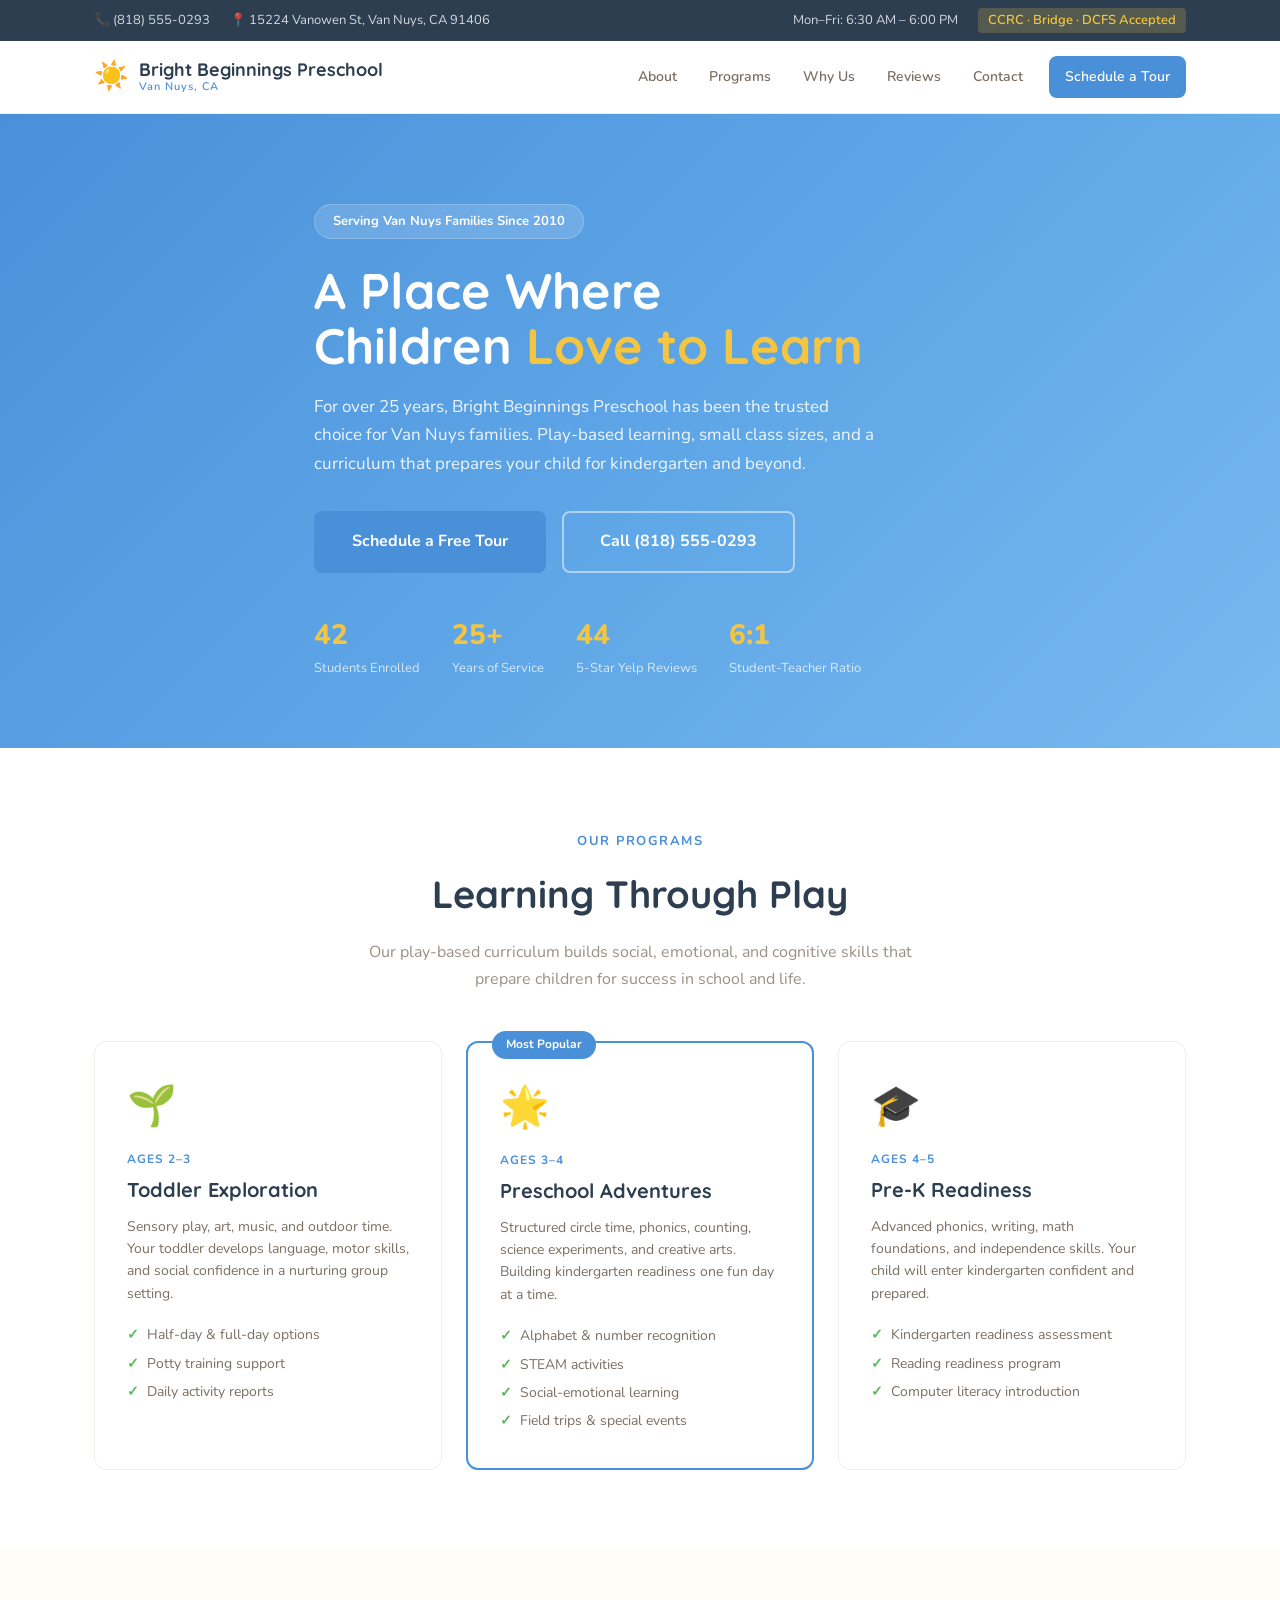
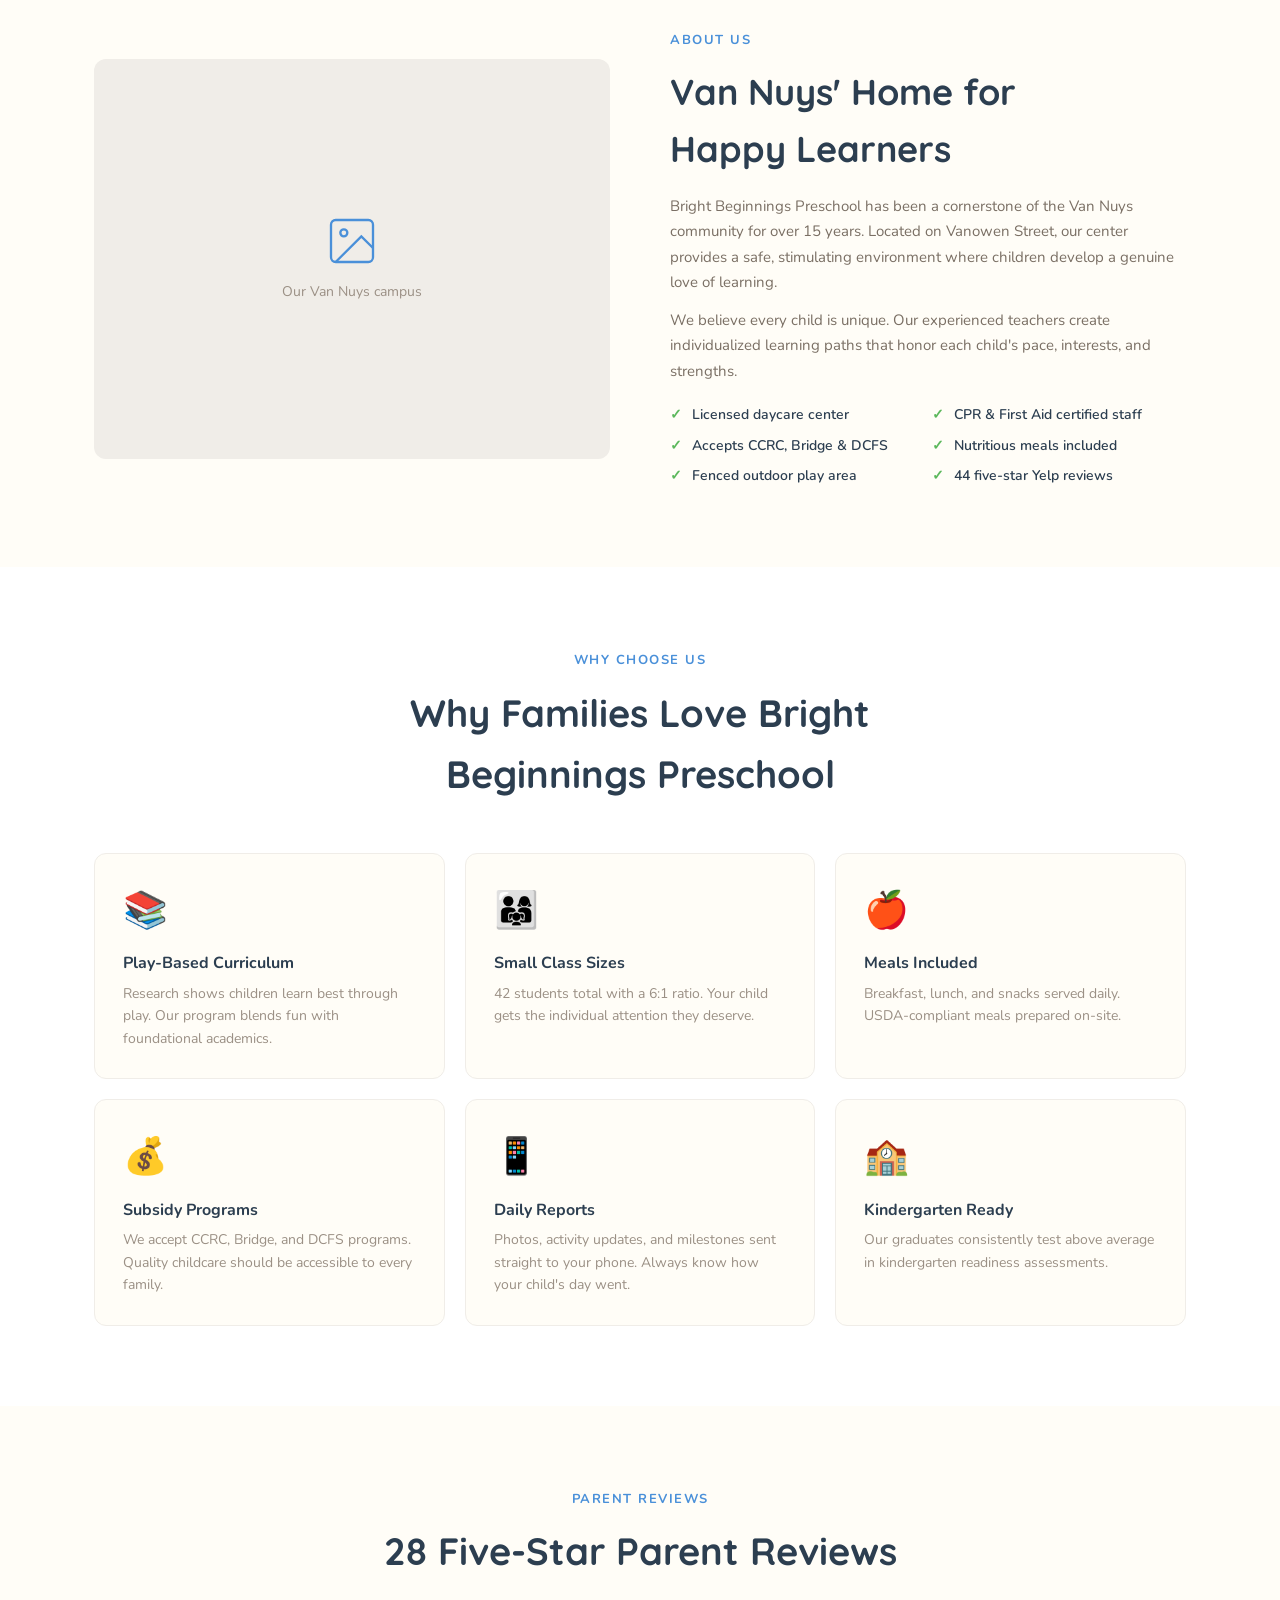
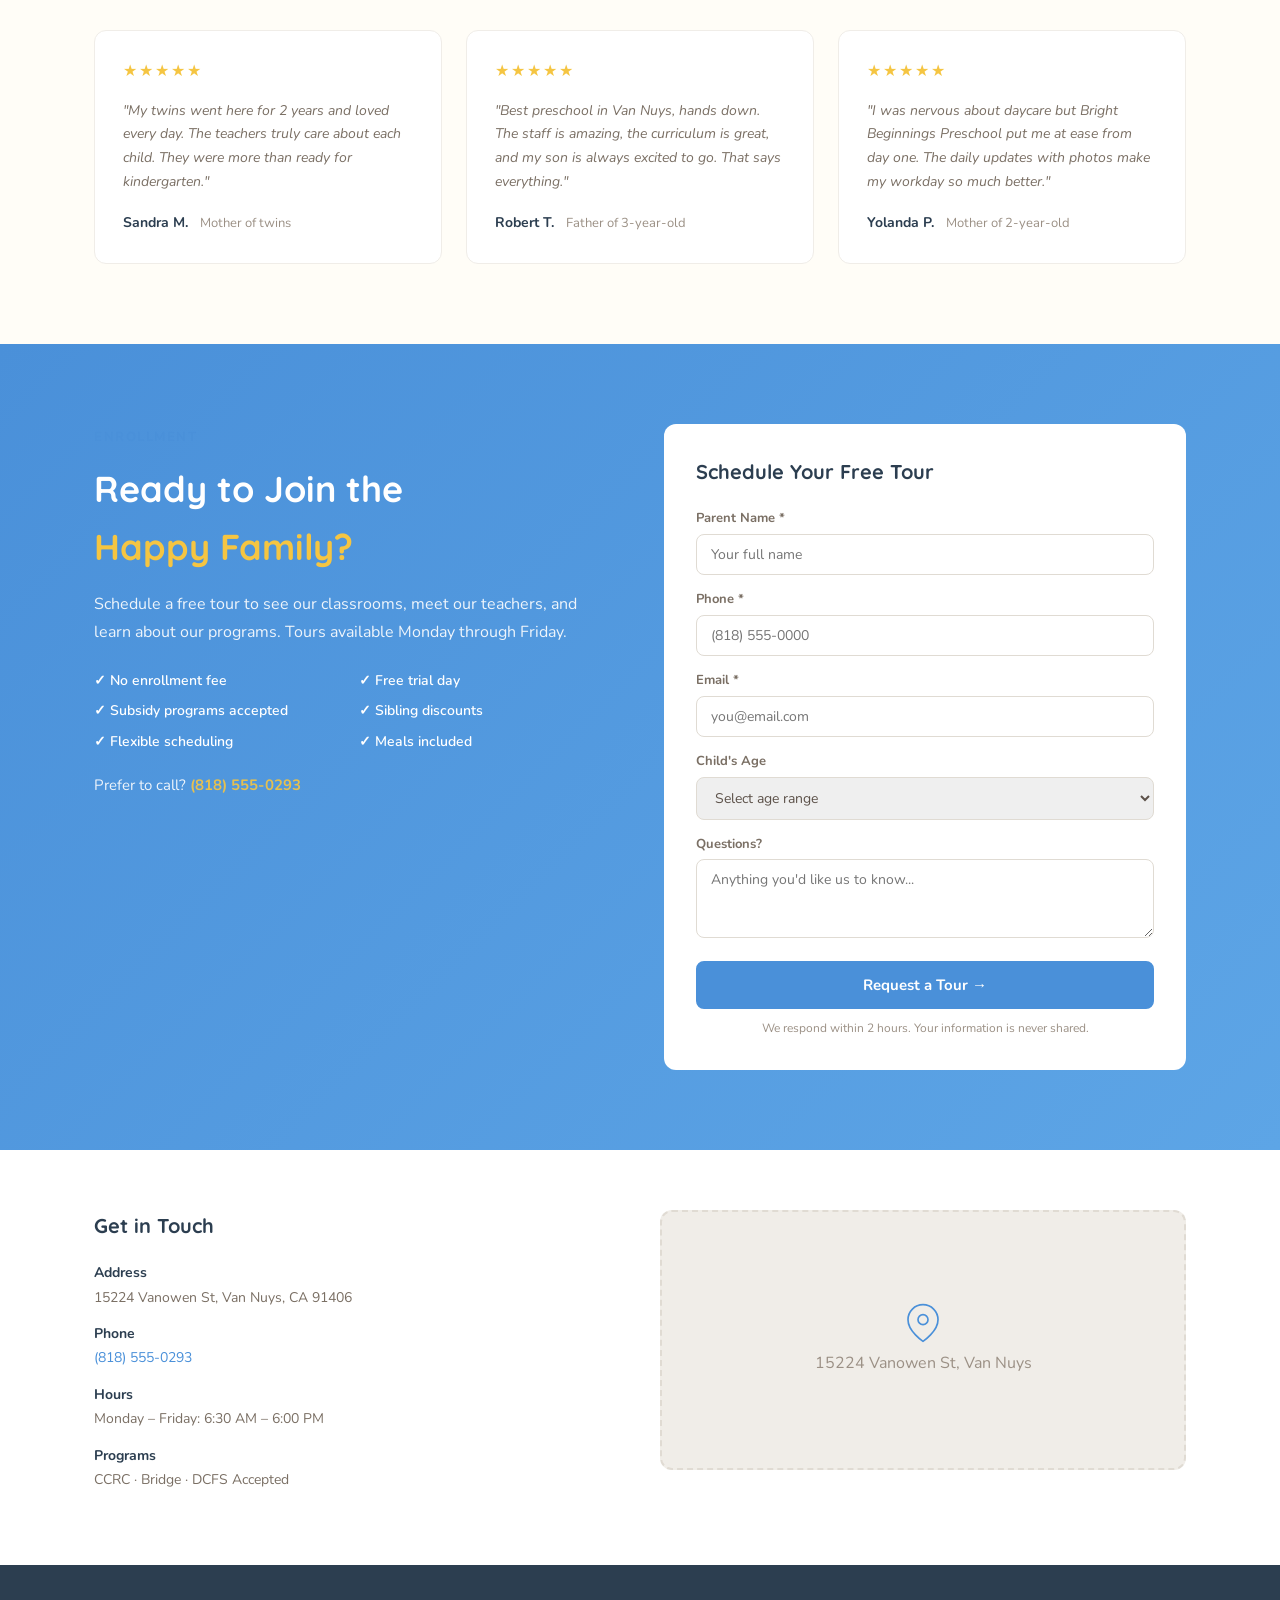
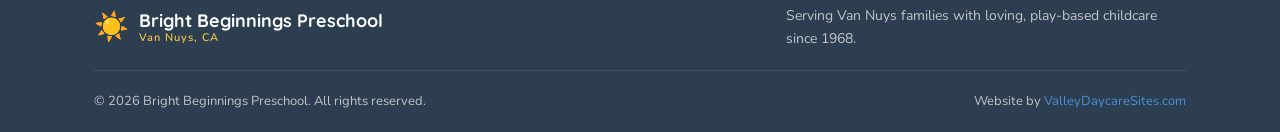
<file: demos/bright-beginnings-preschool/index.html>
<!DOCTYPE html>
<html lang="en">
<head>
    <meta charset="UTF-8">
    <meta name="viewport" content="width=device-width, initial-scale=1.0">
    <title>Bright Beginnings Preschool — Trusted Childcare in Van Nuys, CA Since 2010</title>
    <meta name="description" content="Bright Beginnings Preschool has been Van Nuys' trusted preschool for over 25 years. Play-based learning, small classes, and loving care for ages 2-5. Accepts CCRC, Bridge, and DCFS. Schedule a tour today.">
    <link rel="preconnect" href="https://fonts.googleapis.com">
    <link rel="preconnect" href="https://fonts.gstatic.com" crossorigin>
    <link href="https://fonts.googleapis.com/css2?family=Nunito:wght@400;500;600;700;800&family=Quicksand:wght@400;500;600;700&display=swap" rel="stylesheet">
    <link rel="stylesheet" href="styles.css">
</head>
<body>

    <!-- Top Bar -->
    <div class="top-bar">
        <div class="container top-bar-inner">
            <div class="top-bar-left">
                <span>📞 (818) 555-0293</span>
                <span>📍 15224 Vanowen St, Van Nuys, CA 91406</span>
            </div>
            <div class="top-bar-right">
                <span>Mon–Fri: 6:30 AM – 6:00 PM</span>
                <span class="badge">CCRC · Bridge · DCFS Accepted</span>
            </div>
        </div>
    </div>

    <!-- Nav -->
    <nav class="navbar" id="navbar">
        <div class="container nav-inner">
            <a href="#" class="logo">
                <div class="logo-icon">☀️</div>
                <div class="logo-text">
                    <span class="logo-name">Bright Beginnings Preschool</span>
                    <span class="logo-sub">Van Nuys, CA</span>
                </div>
            </a>
            <button class="mobile-toggle" id="mobileToggle"><span></span><span></span><span></span></button>
            <ul class="nav-links" id="navLinks">
                <li><a href="#about">About</a></li>
                <li><a href="#programs">Programs</a></li>
                <li><a href="#why-us">Why Us</a></li>
                <li><a href="#reviews">Reviews</a></li>
                <li><a href="#contact">Contact</a></li>
                <li><a href="#enroll" class="btn btn-primary btn-nav">Schedule a Tour</a></li>
            </ul>
        </div>
    </nav>

    <!-- Hero -->
    <section class="hero">
        <div class="container hero-content">
            <div class="hero-badge">Serving Van Nuys Families Since 2010</div>
            <h1>A Place Where<br>Children <span class="text-highlight">Love to Learn</span></h1>
            <p class="hero-sub">For over 25 years, Bright Beginnings Preschool has been the trusted choice for Van Nuys families. Play-based learning, small class sizes, and a curriculum that prepares your child for kindergarten and beyond.</p>
            <div class="hero-actions">
                <a href="#enroll" class="btn btn-primary btn-lg">Schedule a Free Tour</a>
                <a href="tel:+18187851982" class="btn btn-outline btn-lg">Call (818) 555-0293</a>
            </div>
            <div class="hero-stats">
                <div class="stat"><span class="stat-number">42</span><span class="stat-label">Students Enrolled</span></div>
                <div class="stat"><span class="stat-number">25+</span><span class="stat-label">Years of Service</span></div>
                <div class="stat"><span class="stat-number">44</span><span class="stat-label">5-Star Yelp Reviews</span></div>
                <div class="stat"><span class="stat-number">6:1</span><span class="stat-label">Student-Teacher Ratio</span></div>
            </div>
        </div>
    </section>

    <!-- Programs -->
    <section class="programs" id="programs">
        <div class="container">
            <div class="section-header">
                <span class="section-tag">Our Programs</span>
                <h2>Learning Through Play</h2>
                <p class="section-desc">Our play-based curriculum builds social, emotional, and cognitive skills that prepare children for success in school and life.</p>
            </div>
            <div class="programs-grid">
                <div class="program-card">
                    <div class="program-emoji">🌱</div>
                    <div class="program-age">Ages 2–3</div>
                    <h3>Toddler Exploration</h3>
                    <p>Sensory play, art, music, and outdoor time. Your toddler develops language, motor skills, and social confidence in a nurturing group setting.</p>
                    <ul class="features">
                        <li>Half-day & full-day options</li>
                        <li>Potty training support</li>
                        <li>Daily activity reports</li>
                    </ul>
                </div>
                <div class="program-card featured">
                    <div class="program-badge">Most Popular</div>
                    <div class="program-emoji">🌟</div>
                    <div class="program-age">Ages 3–4</div>
                    <h3>Preschool Adventures</h3>
                    <p>Structured circle time, phonics, counting, science experiments, and creative arts. Building kindergarten readiness one fun day at a time.</p>
                    <ul class="features">
                        <li>Alphabet & number recognition</li>
                        <li>STEAM activities</li>
                        <li>Social-emotional learning</li>
                        <li>Field trips & special events</li>
                    </ul>
                </div>
                <div class="program-card">
                    <div class="program-emoji">🎓</div>
                    <div class="program-age">Ages 4–5</div>
                    <h3>Pre-K Readiness</h3>
                    <p>Advanced phonics, writing, math foundations, and independence skills. Your child will enter kindergarten confident and prepared.</p>
                    <ul class="features">
                        <li>Kindergarten readiness assessment</li>
                        <li>Reading readiness program</li>
                        <li>Computer literacy introduction</li>
                    </ul>
                </div>
            </div>
        </div>
    </section>

    <!-- About -->
    <section class="about" id="about">
        <div class="container">
            <div class="about-grid">
                <div class="about-image">
                    <div class="placeholder">
                        <svg width="56" height="56" viewBox="0 0 24 24" fill="none" stroke="#4A90D9" stroke-width="1"><rect x="3" y="3" width="18" height="18" rx="2"/><circle cx="8.5" cy="8.5" r="1.5"/><polyline points="21 15 16 10 5 21"/></svg>
                        <span>Our Van Nuys campus</span>
                    </div>
                </div>
                <div class="about-text">
                    <span class="section-tag">About Us</span>
                    <h2>Van Nuys' Home for<br>Happy Learners</h2>
                    <p>Bright Beginnings Preschool has been a cornerstone of the Van Nuys community for over 15 years. Located on Vanowen Street, our center provides a safe, stimulating environment where children develop a genuine love of learning.</p>
                    <p>We believe every child is unique. Our experienced teachers create individualized learning paths that honor each child's pace, interests, and strengths.</p>
                    <div class="about-highlights">
                        <div class="highlight"><span>✓</span> Licensed daycare center</div>
                        <div class="highlight"><span>✓</span> CPR & First Aid certified staff</div>
                        <div class="highlight"><span>✓</span> Accepts CCRC, Bridge & DCFS</div>
                        <div class="highlight"><span>✓</span> Nutritious meals included</div>
                        <div class="highlight"><span>✓</span> Fenced outdoor play area</div>
                        <div class="highlight"><span>✓</span> 44 five-star Yelp reviews</div>
                    </div>
                </div>
            </div>
        </div>
    </section>

    <!-- Why Us -->
    <section class="why-us" id="why-us">
        <div class="container">
            <div class="section-header">
                <span class="section-tag">Why Choose Us</span>
                <h2>Why Families Love Bright Beginnings Preschool</h2>
            </div>
            <div class="why-grid">
                <div class="why-card">
                    <div class="why-icon">📚</div>
                    <h3>Play-Based Curriculum</h3>
                    <p>Research shows children learn best through play. Our program blends fun with foundational academics.</p>
                </div>
                <div class="why-card">
                    <div class="why-icon">👨‍👩‍👧</div>
                    <h3>Small Class Sizes</h3>
                    <p>42 students total with a 6:1 ratio. Your child gets the individual attention they deserve.</p>
                </div>
                <div class="why-card">
                    <div class="why-icon">🍎</div>
                    <h3>Meals Included</h3>
                    <p>Breakfast, lunch, and snacks served daily. USDA-compliant meals prepared on-site.</p>
                </div>
                <div class="why-card">
                    <div class="why-icon">💰</div>
                    <h3>Subsidy Programs</h3>
                    <p>We accept CCRC, Bridge, and DCFS programs. Quality childcare should be accessible to every family.</p>
                </div>
                <div class="why-card">
                    <div class="why-icon">📱</div>
                    <h3>Daily Reports</h3>
                    <p>Photos, activity updates, and milestones sent straight to your phone. Always know how your child's day went.</p>
                </div>
                <div class="why-card">
                    <div class="why-icon">🏫</div>
                    <h3>Kindergarten Ready</h3>
                    <p>Our graduates consistently test above average in kindergarten readiness assessments.</p>
                </div>
            </div>
        </div>
    </section>

    <!-- Reviews -->
    <section class="reviews" id="reviews">
        <div class="container">
            <div class="section-header">
                <span class="section-tag">Parent Reviews</span>
                <h2>28 Five-Star Parent Reviews</h2>
            </div>
            <div class="reviews-grid">
                <div class="review-card">
                    <div class="review-stars">★★★★★</div>
                    <p>"My twins went here for 2 years and loved every day. The teachers truly care about each child. They were more than ready for kindergarten."</p>
                    <div class="review-author"><strong>Sandra M.</strong> <span>Mother of twins</span></div>
                </div>
                <div class="review-card">
                    <div class="review-stars">★★★★★</div>
                    <p>"Best preschool in Van Nuys, hands down. The staff is amazing, the curriculum is great, and my son is always excited to go. That says everything."</p>
                    <div class="review-author"><strong>Robert T.</strong> <span>Father of 3-year-old</span></div>
                </div>
                <div class="review-card">
                    <div class="review-stars">★★★★★</div>
                    <p>"I was nervous about daycare but Bright Beginnings Preschool put me at ease from day one. The daily updates with photos make my workday so much better."</p>
                    <div class="review-author"><strong>Yolanda P.</strong> <span>Mother of 2-year-old</span></div>
                </div>
            </div>
        </div>
    </section>

    <!-- Enrollment -->
    <section class="enrollment" id="enroll">
        <div class="container">
            <div class="enroll-grid">
                <div class="enroll-info">
                    <span class="section-tag">Enrollment</span>
                    <h2>Ready to Join the<br><span class="text-highlight">Happy Family?</span></h2>
                    <p>Schedule a free tour to see our classrooms, meet our teachers, and learn about our programs. Tours available Monday through Friday.</p>
                    <div class="enroll-perks">
                        <div class="perk">✓ No enrollment fee</div>
                        <div class="perk">✓ Free trial day</div>
                        <div class="perk">✓ Subsidy programs accepted</div>
                        <div class="perk">✓ Sibling discounts</div>
                        <div class="perk">✓ Flexible scheduling</div>
                        <div class="perk">✓ Meals included</div>
                    </div>
                    <div class="enroll-contact">
                        <p>Prefer to call? <a href="tel:+18187851982"><strong>(818) 555-0293</strong></a></p>
                    </div>
                </div>
                <form class="enroll-form" id="enrollForm">
                    <h3>Schedule Your Free Tour</h3>
                    <div class="form-group">
                        <label>Parent Name *</label>
                        <input type="text" required placeholder="Your full name">
                    </div>
                    <div class="form-group">
                        <label>Phone *</label>
                        <input type="tel" required placeholder="(818) 555-0000">
                    </div>
                    <div class="form-group">
                        <label>Email *</label>
                        <input type="email" required placeholder="you@email.com">
                    </div>
                    <div class="form-group">
                        <label>Child's Age</label>
                        <select><option value="">Select age range</option><option>Ages 2-3</option><option>Ages 3-4</option><option>Ages 4-5</option></select>
                    </div>
                    <div class="form-group">
                        <label>Questions?</label>
                        <textarea rows="3" placeholder="Anything you'd like us to know..."></textarea>
                    </div>
                    <button type="submit" class="btn btn-primary btn-block">Request a Tour →</button>
                    <p class="form-note">We respond within 2 hours. Your information is never shared.</p>
                </form>
            </div>
        </div>
    </section>

    <!-- Contact -->
    <section class="contact" id="contact">
        <div class="container">
            <div class="contact-grid">
                <div class="contact-info">
                    <h3>Get in Touch</h3>
                    <div class="contact-item"><strong>Address</strong><p>15224 Vanowen St, Van Nuys, CA 91406</p></div>
                    <div class="contact-item"><strong>Phone</strong><p><a href="tel:+18187851982">(818) 555-0293</a></p></div>
                    <div class="contact-item"><strong>Hours</strong><p>Monday – Friday: 6:30 AM – 6:00 PM</p></div>
                    <div class="contact-item"><strong>Programs</strong><p>CCRC · Bridge · DCFS Accepted</p></div>
                </div>
                <div class="contact-map">
                    <div class="map-placeholder">
                        <svg width="40" height="40" viewBox="0 0 24 24" fill="none" stroke="#4A90D9" stroke-width="1"><path d="M21 10c0 7-9 13-9 13s-9-6-9-13a9 9 0 0118 0z"/><circle cx="12" cy="10" r="3"/></svg>
                        <span>15224 Vanowen St, Van Nuys</span>
                    </div>
                </div>
            </div>
        </div>
    </section>

    <!-- Footer -->
    <footer class="footer">
        <div class="container">
            <div class="footer-top">
                <div class="logo"><div class="logo-icon">☀️</div><div class="logo-text"><span class="logo-name">Bright Beginnings Preschool</span><span class="logo-sub">Van Nuys, CA</span></div></div>
                <p>Serving Van Nuys families with loving, play-based childcare since 1968.</p>
            </div>
            <div class="footer-bottom">
                <p>&copy; 2026 Bright Beginnings Preschool. All rights reserved.</p>
                <p class="footer-credit">Website by <a href="https://valleydaycaresites.com" target="_blank">ValleyDaycareSites.com</a></p>
            </div>
        </div>
    </footer>

    <div class="mobile-cta" id="mobileCta">
        <a href="tel:+18187851982" class="btn btn-call">📞 Call</a>
        <a href="#enroll" class="btn btn-primary">Tour</a>
    </div>

    <script src="script.js"></script>
</body>
</html>
</file>
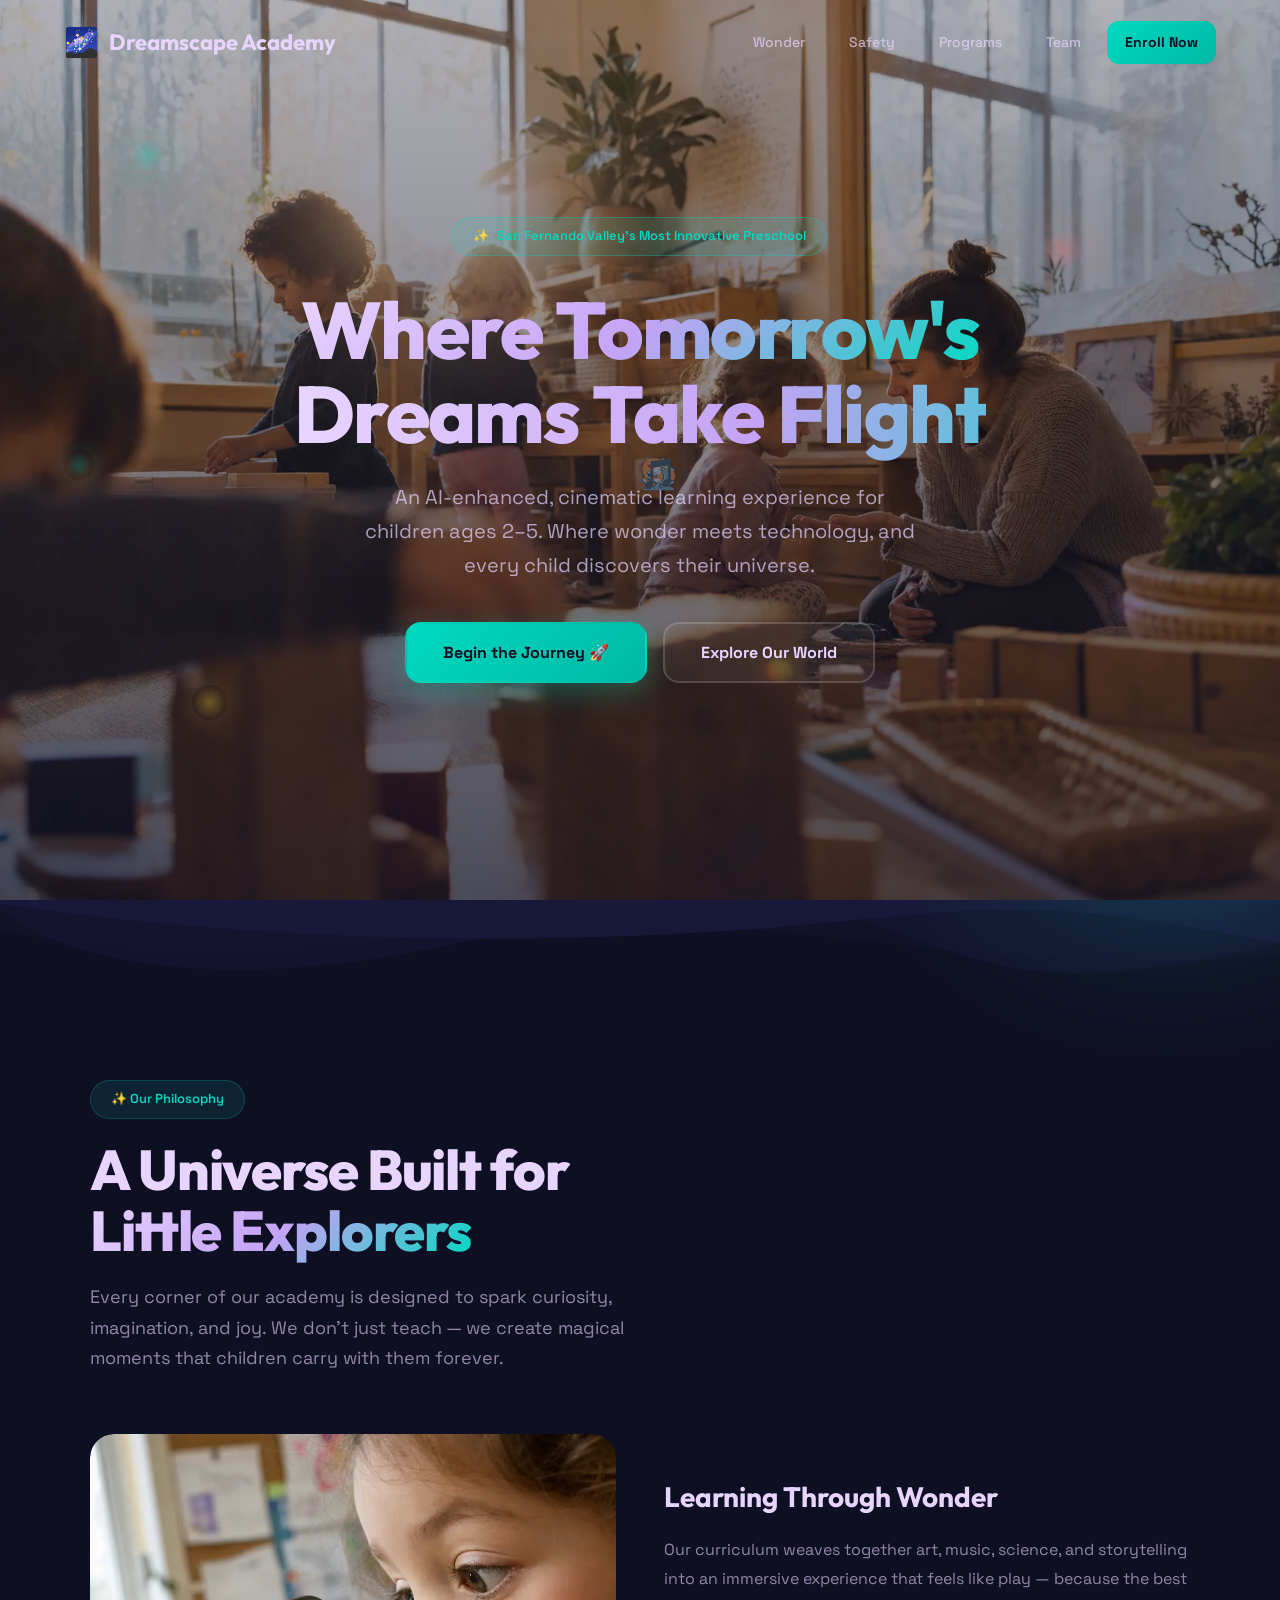
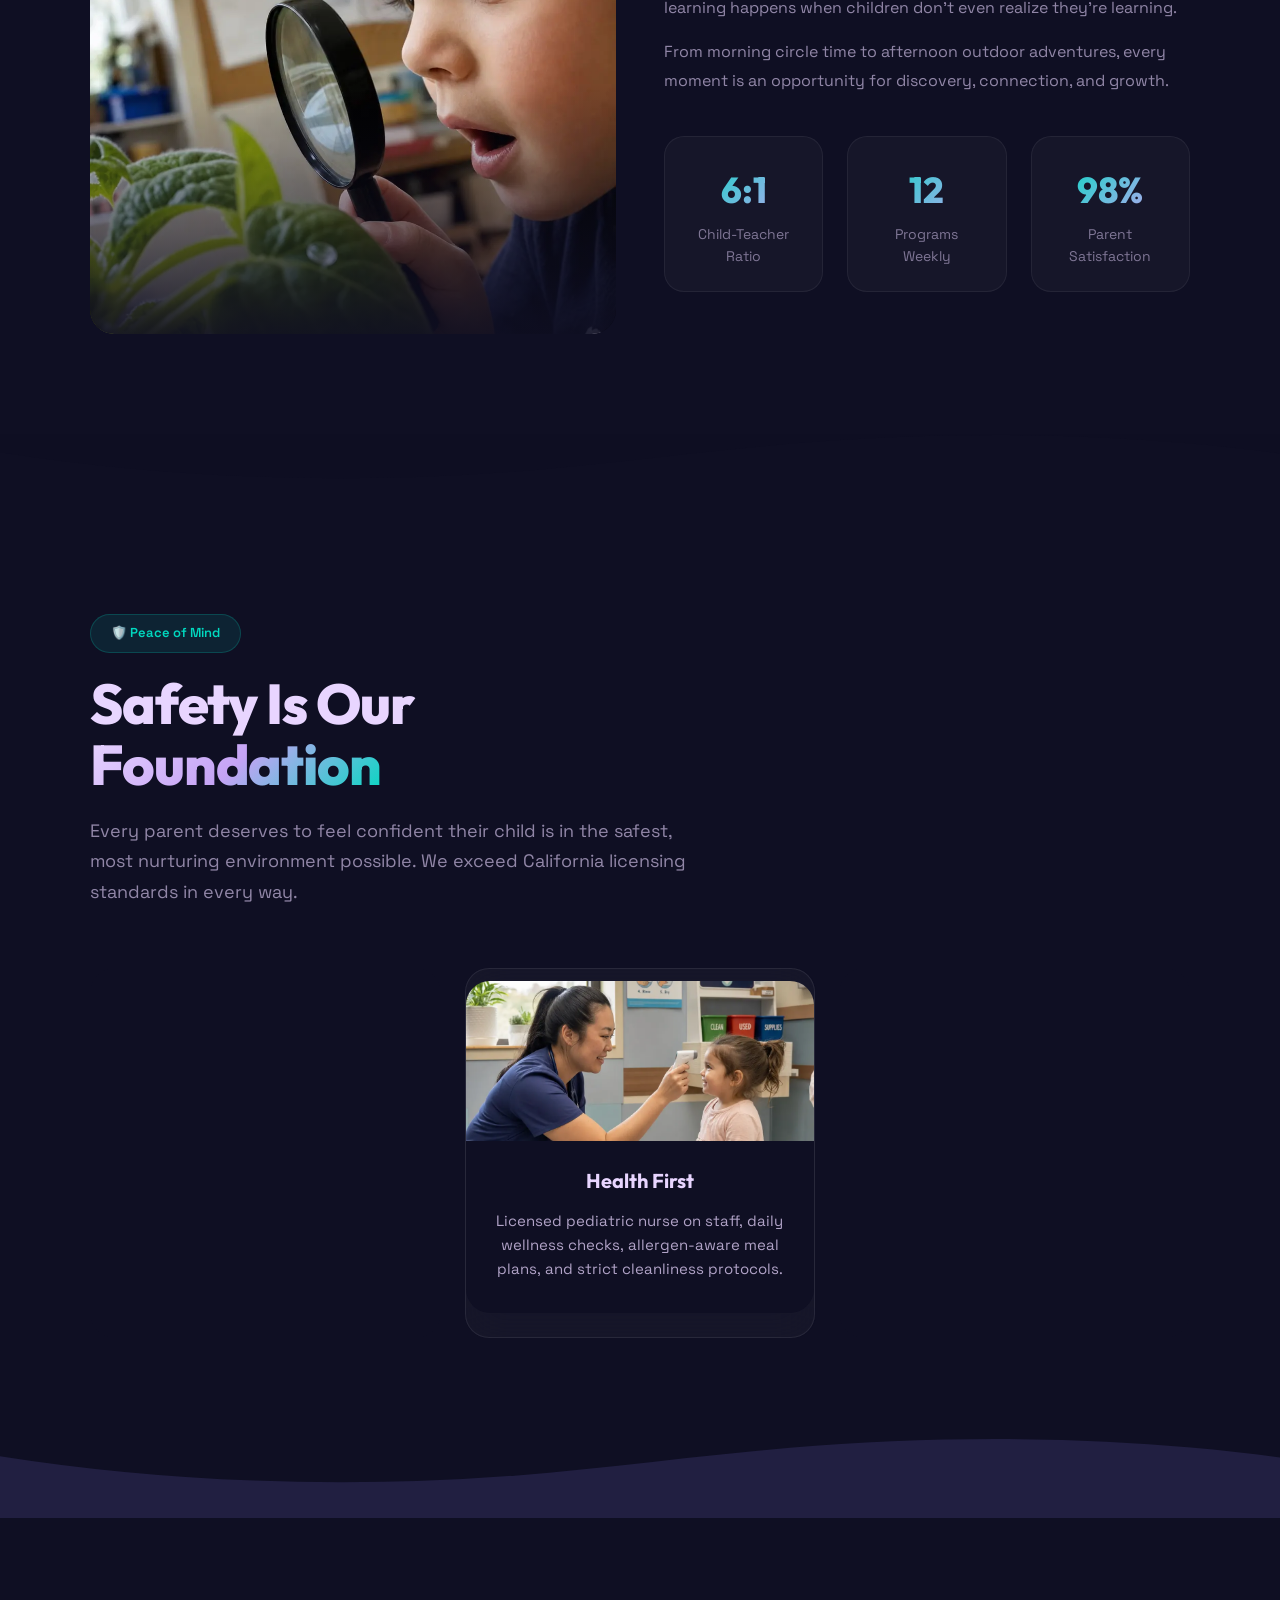
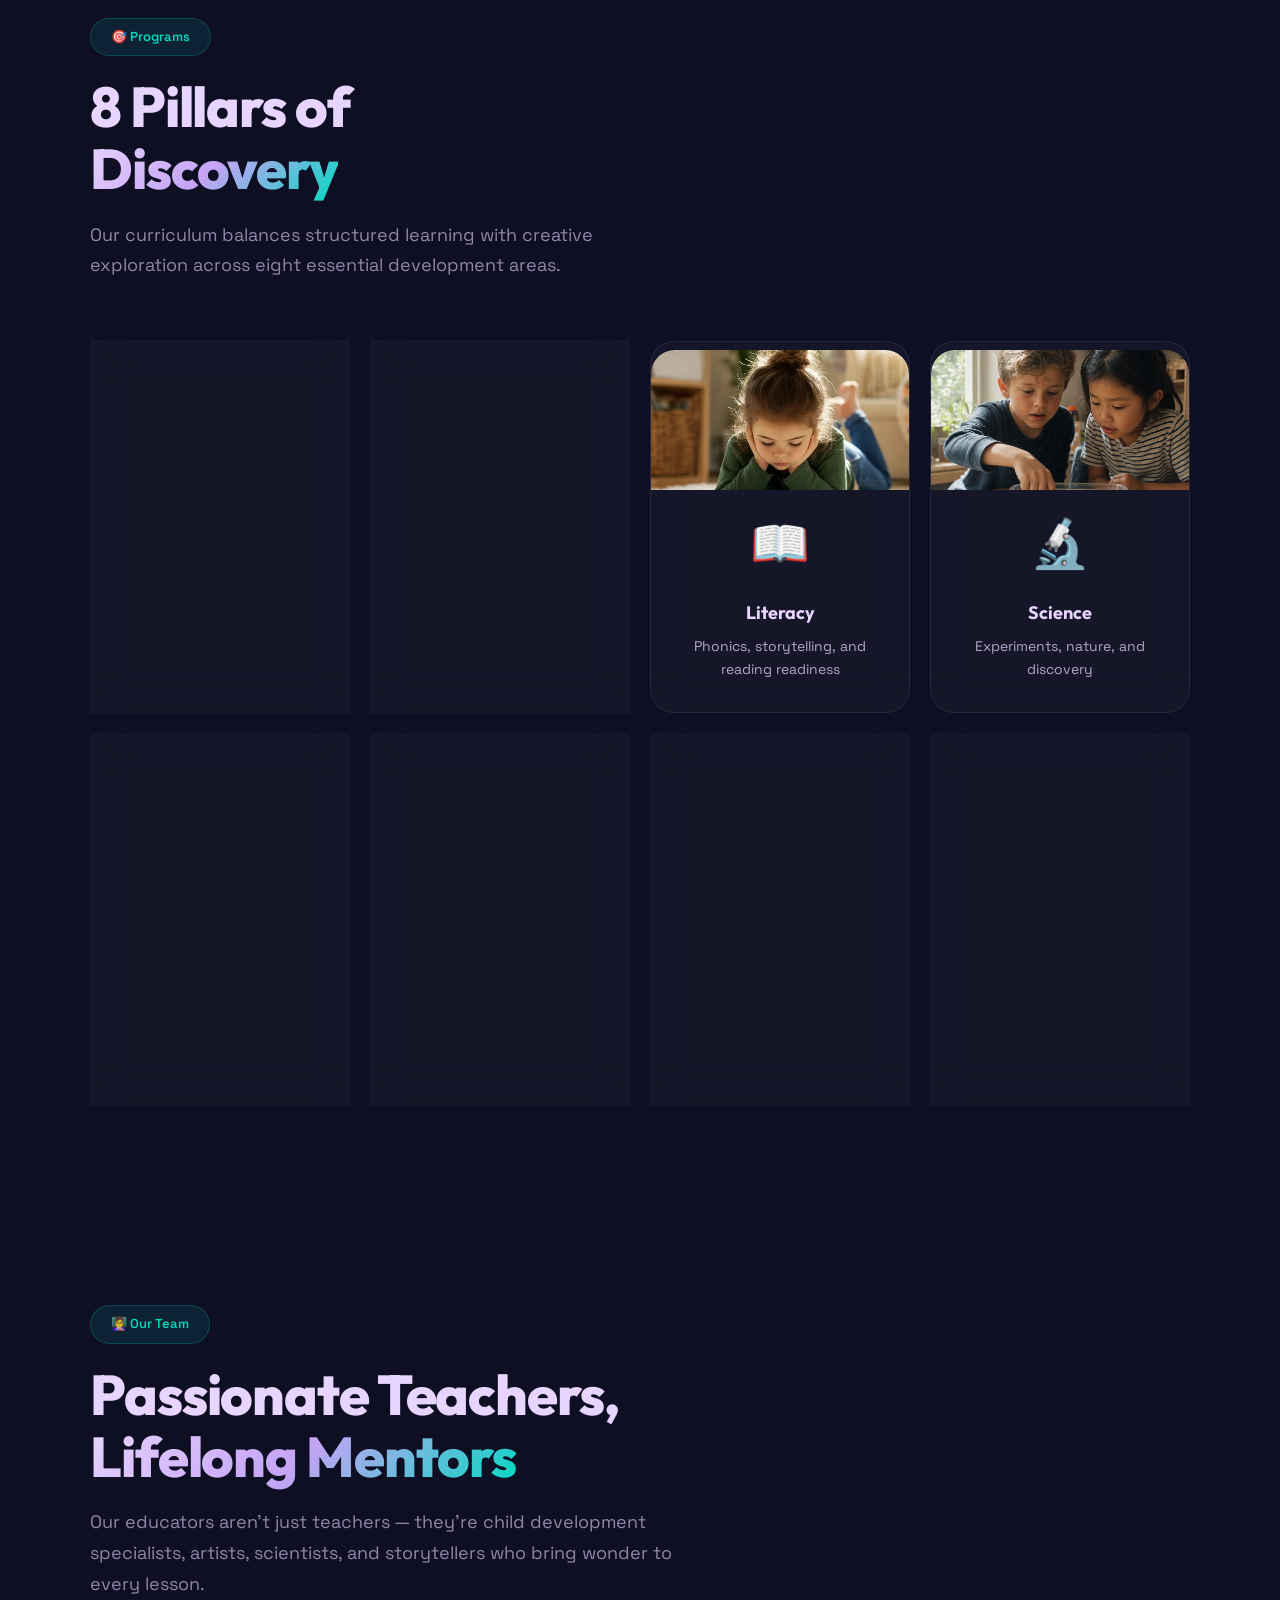
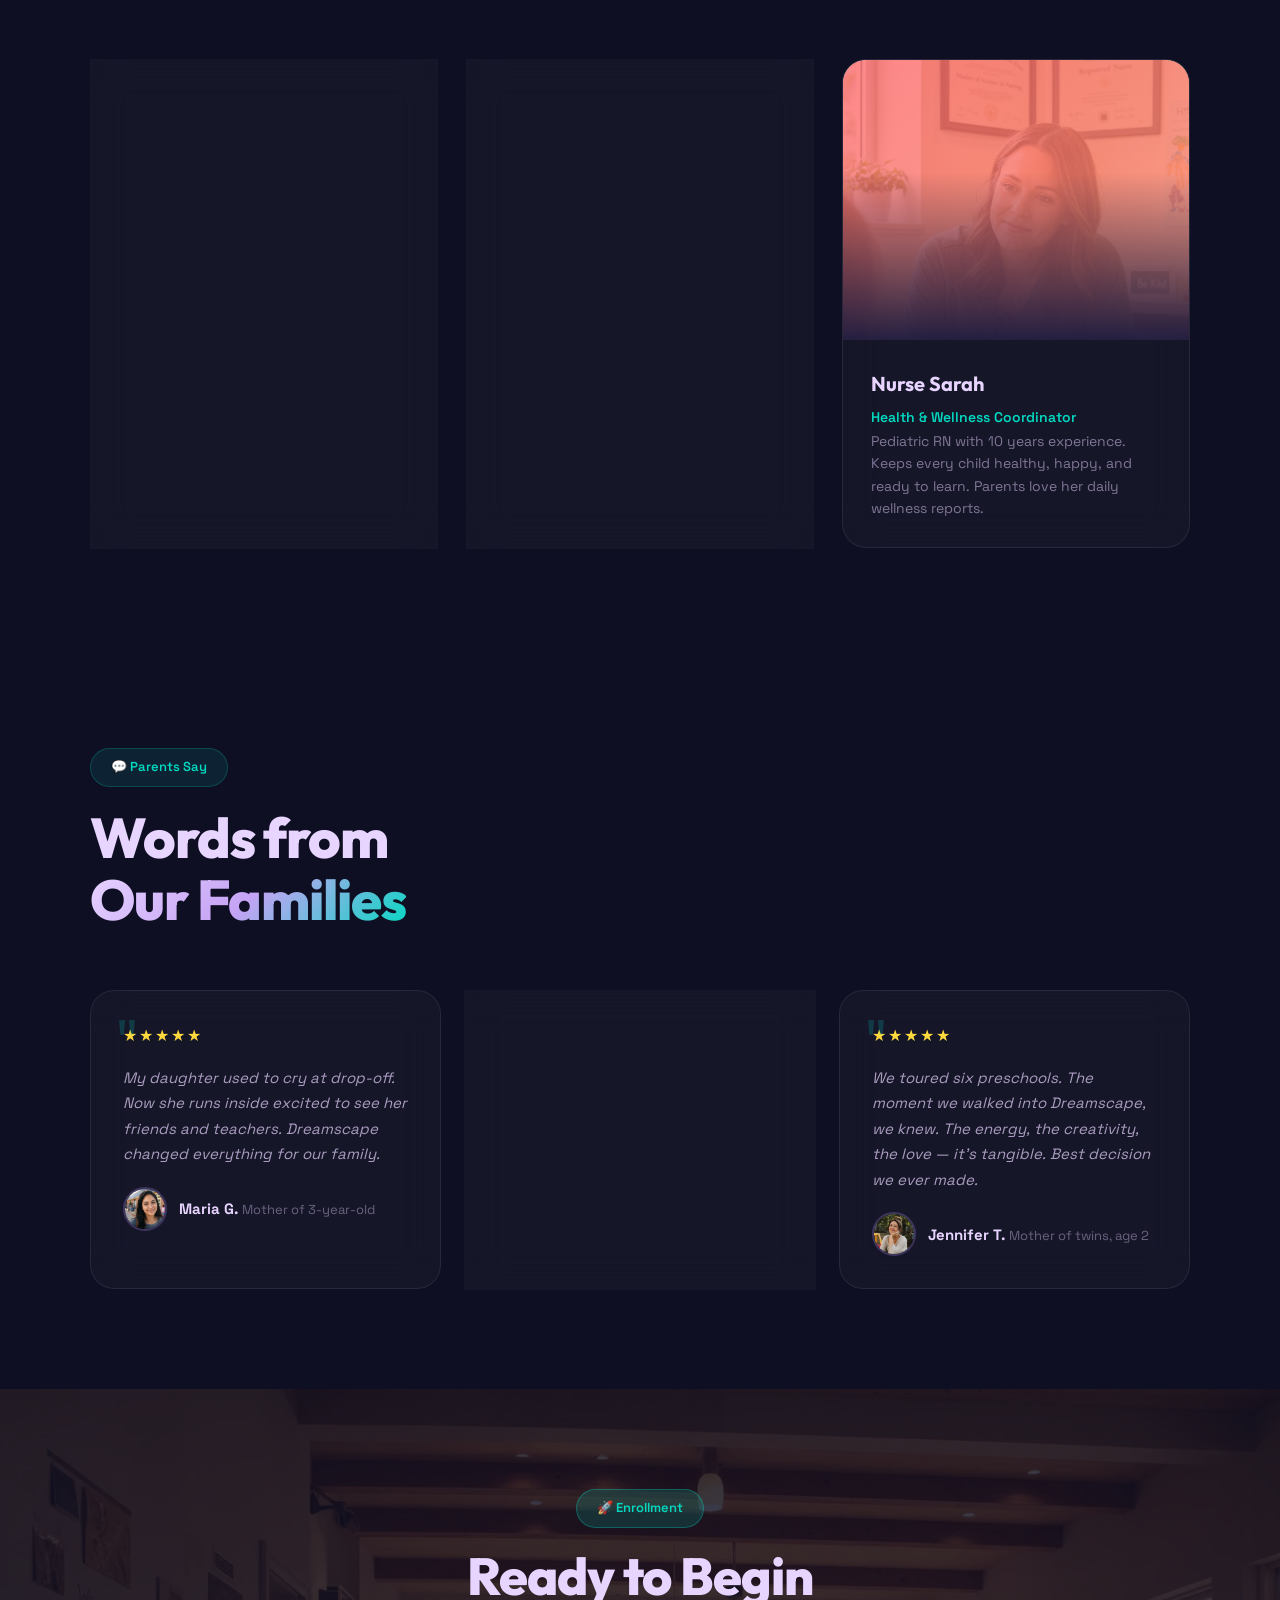
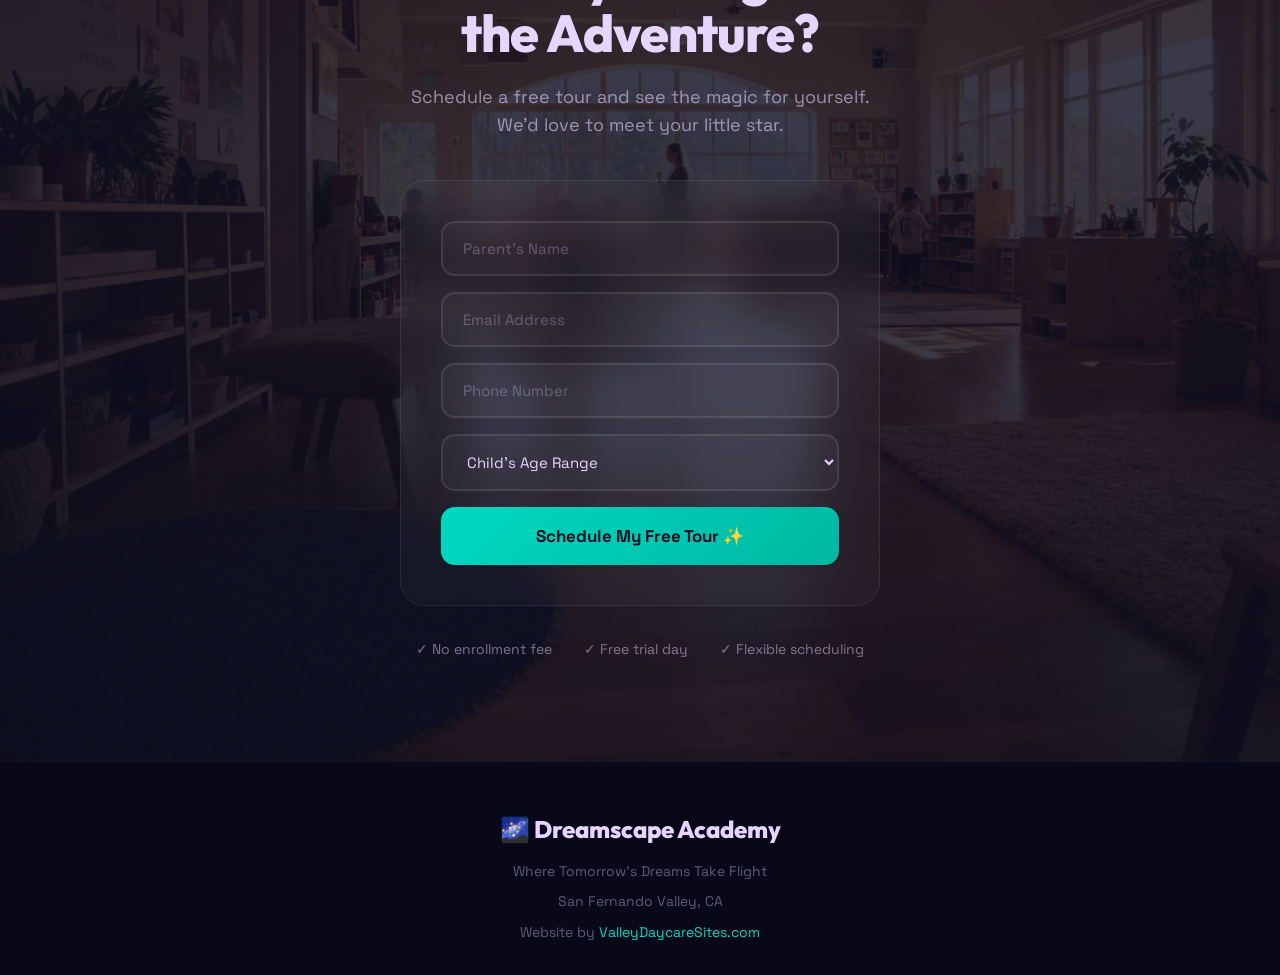
<file: demos/dreamscape-academy/index.html>
<!DOCTYPE html>
<html lang="en">
<head>
    <meta charset="UTF-8">
    <meta name="viewport" content="width=device-width, initial-scale=1.0">
    <title>Dreamscape Academy — Where Tomorrow's Dreams Take Flight</title>
    <meta name="description" content="A next-generation preschool experience in the San Fernando Valley. Cinematic design, AI-enhanced learning, and a world of wonder for children ages 2–5.">
    <link rel="preconnect" href="https://fonts.googleapis.com">
    <link rel="preconnect" href="https://fonts.gstatic.com" crossorigin>
    <link href="https://fonts.googleapis.com/css2?family=Outfit:wght@300;400;500;600;700;800;900&family=Space+Grotesk:wght@300;400;500;600;700&display=swap" rel="stylesheet">
    <style>
        /* ===== DESIGN SYSTEM ===== */
        :root {
            --midnight: #0F0F23;
            --deep: #1A1A3E;
            --twilight: #2D2B55;
            --dusk: #4A4570;
            --nebula: #6B5B95;
            --dream: #9B7ED9;
            --star: #C5A3F5;
            --glow: #E8D5FF;
            --aurora: #00D9C0;
            --aurora-dim: #00B8A3;
            --sunset: #FF6B6B;
            --sunset-warm: #FF8E72;
            --cosmic: #FFD93D;
            --void: #080818;
            --font-display: 'Outfit', sans-serif;
            --font-body: 'Space Grotesk', sans-serif;
        }

        *, *::before, *::after { margin: 0; padding: 0; box-sizing: border-box; }
        html { scroll-behavior: smooth; }
        
        body {
            font-family: var(--font-body);
            font-size: 16px;
            line-height: 1.6;
            color: var(--glow);
            background: var(--midnight);
            overflow-x: hidden;
            -webkit-font-smoothing: antialiased;
        }

        /* ===== COSMIC BACKGROUND ===== */
        .cosmos {
            position: fixed;
            inset: 0;
            z-index: 0;
            background: 
                radial-gradient(ellipse at 20% 50%, rgba(107,91,149,0.3) 0%, transparent 50%),
                radial-gradient(ellipse at 80% 20%, rgba(0,217,192,0.15) 0%, transparent 40%),
                radial-gradient(ellipse at 50% 100%, rgba(255,107,107,0.1) 0%, transparent 50%),
                var(--midnight);
        }

        /* ===== STAR FIELD ===== */
        .starfield {
            position: fixed;
            inset: 0;
            z-index: 1;
            pointer-events: none;
            overflow: hidden;
        }
        .star {
            position: absolute;
            border-radius: 50%;
            background: white;
            animation: twinkle var(--duration) ease-in-out infinite;
            animation-delay: var(--delay);
        }
        @keyframes twinkle {
            0%, 100% { opacity: 0.2; transform: scale(1); }
            50% { opacity: var(--brightness); transform: scale(1.5); }
        }

        /* ===== FLOATING NEBULAS ===== */
        .nebula {
            position: fixed;
            border-radius: 50%;
            filter: blur(100px);
            opacity: 0.4;
            pointer-events: none;
            z-index: 1;
            animation: drift 30s ease-in-out infinite;
        }
        .nebula-1 { width: 400px; height: 400px; background: var(--nebula); top: 10%; left: -10%; animation-delay: 0s; }
        .nebula-2 { width: 350px; height: 350px; background: var(--aurora-dim); top: 60%; right: -5%; animation-delay: -10s; }
        .nebula-3 { width: 300px; height: 300px; background: var(--sunset); top: 30%; left: 60%; animation-delay: -20s; opacity: 0.2; }
        @keyframes drift {
            0%, 100% { transform: translate(0, 0) scale(1); }
            33% { transform: translate(50px, -30px) scale(1.1); }
            66% { transform: translate(-30px, 20px) scale(0.9); }
        }

        /* ===== ANIMATION KEYFRAMES ===== */
        @keyframes float { 0%, 100% { transform: translateY(0); } 50% { transform: translateY(-20px); } }
        @keyframes float-slow { 0%, 100% { transform: translateY(0) rotate(0deg); } 50% { transform: translateY(-30px) rotate(5deg); } }
        @keyframes pulse-glow { 0%, 100% { box-shadow: 0 0 20px rgba(0,217,192,0.3); } 50% { box-shadow: 0 0 40px rgba(0,217,192,0.6); } }
        @keyframes orbit { 0% { transform: rotate(0deg) translateX(100px) rotate(0deg); } 100% { transform: rotate(360deg) translateX(100px) rotate(-360deg); } }
        @keyframes reveal-up { from { opacity: 0; transform: translateY(60px); } to { opacity: 1; transform: translateY(0); } }
        @keyframes reveal-scale { from { opacity: 0; transform: scale(0.8); } to { opacity: 1; transform: scale(1); } }
        @keyframes shimmer { 0% { background-position: -200% center; } 100% { background-position: 200% center; } }
        @keyframes gradient-shift {
            0% { background-position: 0% 50%; }
            50% { background-position: 100% 50%; }
            100% { background-position: 0% 50%; }
        }

        /* ===== REVEAL SYSTEM ===== */
        .reveal {
            opacity: 0;
            transform: translateY(50px);
            transition: all 0.8s cubic-bezier(0.16, 1, 0.3, 1);
        }
        .reveal.visible { opacity: 1; transform: translateY(0); }
        .reveal-delay-1 { transition-delay: 0.1s; }
        .reveal-delay-2 { transition-delay: 0.2s; }
        .reveal-delay-3 { transition-delay: 0.3s; }
        .reveal-delay-4 { transition-delay: 0.4s; }

        /* ===== GLASS CARD ===== */
        .glass {
            background: rgba(255,255,255,0.03);
            backdrop-filter: blur(20px);
            border: 1px solid rgba(255,255,255,0.08);
            border-radius: 24px;
        }
        .glass:hover {
            background: rgba(255,255,255,0.06);
            border-color: rgba(255,255,255,0.15);
        }

        /* ===== GLOW TEXT ===== */
        .glow-text {
            background: linear-gradient(135deg, var(--glow), var(--star), var(--aurora));
            -webkit-background-clip: text;
            -webkit-text-fill-color: transparent;
            background-clip: text;
        }
        .glow-text-animated {
            background: linear-gradient(90deg, var(--glow), var(--star), var(--aurora), var(--glow));
            background-size: 200% auto;
            -webkit-background-clip: text;
            -webkit-text-fill-color: transparent;
            background-clip: text;
            animation: shimmer 3s linear infinite;
        }

        /* ===== NAVIGATION ===== */
        .nav {
            position: fixed;
            top: 0; left: 0; right: 0;
            z-index: 1000;
            padding: 20px 0;
            transition: all 0.4s ease;
        }
        .nav.scrolled {
            background: rgba(15,15,35,0.8);
            backdrop-filter: blur(20px);
            border-bottom: 1px solid rgba(255,255,255,0.05);
            padding: 14px 0;
        }
        .nav-inner {
            max-width: 1200px;
            margin: 0 auto;
            padding: 0 24px;
            display: flex;
            justify-content: space-between;
            align-items: center;
        }
        .nav-logo {
            font-family: var(--font-display);
            font-size: 22px;
            font-weight: 700;
            color: var(--glow);
            text-decoration: none;
            display: flex;
            align-items: center;
            gap: 10px;
        }
        .nav-logo-icon {
            font-size: 28px;
            animation: float 4s ease-in-out infinite;
        }
        .nav-links {
            display: flex;
            gap: 8px;
            align-items: center;
        }
        .nav-links a {
            font-family: var(--font-body);
            font-size: 14px;
            font-weight: 500;
            color: rgba(232,213,255,0.7);
            text-decoration: none;
            padding: 10px 18px;
            border-radius: 12px;
            transition: all 0.3s;
        }
        .nav-links a:hover {
            color: var(--glow);
            background: rgba(255,255,255,0.05);
        }
        .nav-cta {
            background: linear-gradient(135deg, var(--aurora), var(--aurora-dim)) !important;
            color: var(--midnight) !important;
            font-weight: 700 !important;
        }
        .nav-cta:hover {
            transform: translateY(-2px);
            box-shadow: 0 8px 30px rgba(0,217,192,0.3);
        }
        .mobile-toggle {
            display: none;
            background: none;
            border: none;
            font-size: 24px;
            color: var(--glow);
            cursor: pointer;
        }

        /* ===== HERO ===== */
        .hero {
            min-height: 100vh;
            display: flex;
            align-items: center;
            justify-content: center;
            position: relative;
            z-index: 10;
            overflow: hidden;
            background-image: url('assets/images/hero-first-steps.webp');
            background-size: cover;
            background-position: center 30%;
            background-attachment: fixed;
        }
        .hero::before {
            content: '';
            position: absolute;
            inset: 0;
            background: url("data:image/svg+xml,%3Csvg width='100' height='100' viewBox='0 0 100 100' xmlns='http://www.w3.org/2000/svg'%3E%3Cpath d='M50 10 L55 35 L80 35 L60 50 L65 75 L50 60 L35 75 L40 50 L20 35 L45 35 Z' fill='%23ffffff' fill-opacity='0.02'/%3E%3C/svg%3E");
            animation: drift 60s linear infinite;
        }
        .hero::after {
            content: '';
            position: absolute;
            inset: 0;
            background: linear-gradient(to bottom, rgba(15,15,35,0.3) 0%, rgba(15,15,35,0.5) 50%, rgba(15,15,35,0.75) 100%);
            z-index: 2;
        }

        .hero-content {
            text-align: center;
            max-width: 900px;
            padding: 0 24px;
            position: relative;
            z-index: 10;
        }

        .hero-badge {
            display: inline-flex;
            align-items: center;
            gap: 8px;
            padding: 8px 20px;
            background: rgba(0,217,192,0.1);
            border: 1px solid rgba(0,217,192,0.3);
            border-radius: 50px;
            font-size: 13px;
            font-weight: 600;
            color: var(--aurora);
            margin-bottom: 32px;
            animation: pulse-glow 3s ease-in-out infinite;
        }

        .hero h1 {
            font-family: var(--font-display);
            font-size: clamp(42px, 7vw, 80px);
            font-weight: 800;
            line-height: 1.05;
            margin-bottom: 24px;
            letter-spacing: -0.02em;
        }

        .hero-sub {
            font-size: clamp(16px, 2vw, 20px);
            color: rgba(232,213,255,0.7);
            max-width: 560px;
            margin: 0 auto 40px;
            line-height: 1.7;
        }

        .hero-cta {
            display: flex;
            gap: 16px;
            justify-content: center;
            flex-wrap: wrap;
        }

        .btn {
            display: inline-flex;
            align-items: center;
            gap: 10px;
            padding: 16px 36px;
            border-radius: 16px;
            font-family: var(--font-body);
            font-size: 16px;
            font-weight: 700;
            cursor: pointer;
            transition: all 0.4s cubic-bezier(0.16, 1, 0.3, 1);
            border: 2px solid transparent;
            text-decoration: none;
        }

        .btn-primary {
            background: linear-gradient(135deg, var(--aurora), var(--aurora-dim));
            color: var(--midnight);
            box-shadow: 0 8px 30px rgba(0,217,192,0.3);
        }
        .btn-primary:hover {
            transform: translateY(-3px) scale(1.02);
            box-shadow: 0 12px 40px rgba(0,217,192,0.4);
        }

        .btn-secondary {
            background: rgba(255,255,255,0.05);
            color: var(--glow);
            border-color: rgba(255,255,255,0.15);
        }
        .btn-secondary:hover {
            background: rgba(255,255,255,0.1);
            border-color: rgba(255,255,255,0.3);
            transform: translateY(-3px);
        }

        /* ===== FLOATING ELEMENTS IN HERO ===== */
        .hero-float {
            position: absolute;
            z-index: 5;
            width: 40px;
            height: 40px;
            border-radius: 50%;
            background: radial-gradient(circle, rgba(0,217,192,0.5) 0%, transparent 70%);
            box-shadow: 0 0 30px rgba(0,217,192,0.3);
            animation: float-slow 8s ease-in-out infinite;
            opacity: 0.6;
            pointer-events: none;
        }
        .hero-float-2 { width: 50px; height: 50px; background: radial-gradient(circle, rgba(255,107,107,0.5) 0%, transparent 70%); box-shadow: 0 0 40px rgba(255,107,107,0.3); }
        .hero-float-3 { width: 35px; height: 35px; background: radial-gradient(circle, rgba(255,217,61,0.5) 0%, transparent 70%); box-shadow: 0 0 25px rgba(255,217,61,0.3); }
        .hero-float-4 { width: 45px; height: 45px; background: radial-gradient(circle, rgba(155,126,217,0.5) 0%, transparent 70%); box-shadow: 0 0 35px rgba(155,126,217,0.3); }
        .hero-float-5 { width: 30px; height: 30px; background: radial-gradient(circle, rgba(0,217,192,0.4) 0%, transparent 70%); box-shadow: 0 0 20px rgba(0,217,192,0.3); }
        .hero-float-1 { top: 15%; left: 10%; animation-delay: 0s; }
        .hero-float-2 { top: 25%; right: 15%; animation-delay: -2s; font-size: 50px; }
        .hero-float-3 { bottom: 20%; left: 15%; animation-delay: -4s; font-size: 35px; }
        .hero-float-4 { bottom: 30%; right: 10%; animation-delay: -6s; font-size: 45px; }
        .hero-float-5 { top: 50%; left: 5%; animation-delay: -3s; font-size: 30px; }

        /* ===== ORBITING ELEMENTS ===== */
        .orbit-container {
            position: absolute;
            top: 50%; left: 50%;
            transform: translate(-50%, -50%);
            width: 600px;
            height: 600px;
            pointer-events: none;
            z-index: 2;
        }
        .orbit-item {
            position: absolute;
            top: 50%; left: 50%;
            font-size: 30px;
            animation: orbit var(--orbit-duration) linear infinite;
            animation-delay: var(--orbit-delay);
        }

        /* ===== SECTIONS ===== */
        .section {
            position: relative;
            z-index: 10;
            padding: 100px 24px;
        }
        .section-inner {
            max-width: 1100px;
            margin: 0 auto;
        }

        .section-tag {
            display: inline-flex;
            align-items: center;
            gap: 8px;
            padding: 8px 20px;
            background: rgba(0,217,192,0.1);
            border: 1px solid rgba(0,217,192,0.2);
            border-radius: 50px;
            font-size: 13px;
            font-weight: 600;
            color: var(--aurora);
            margin-bottom: 20px;
        }

        .section h2 {
            font-family: var(--font-display);
            font-size: clamp(32px, 4.5vw, 56px);
            font-weight: 800;
            line-height: 1.1;
            margin-bottom: 20px;
            letter-spacing: -0.02em;
        }

        .section-desc {
            font-size: 18px;
            color: rgba(232,213,255,0.6);
            max-width: 600px;
            line-height: 1.7;
        }

        /* ===== WAVE DIVIDERS ===== */
        .wave {
            position: relative;
            width: 100%;
            overflow: hidden;
            line-height: 0;
        }
        .wave svg {
            position: relative;
            display: block;
            width: calc(150% + 1.3px);
            height: 80px;
        }
        .wave-1 svg { fill: rgba(26,26,62,0.8); }
        .wave-2 svg { fill: rgba(15,15,35,0.9); }
        .wave-3 svg { fill: rgba(45,43,85,0.6); }

        /* ===== WONDER SECTION ===== */
        .wonder-grid {
            display: grid;
            grid-template-columns: 1fr 1fr;
            gap: 48px;
            align-items: center;
            margin-top: 60px;
        }
        .wonder-visual {
            position: relative;
            height: 500px;
            display: flex;
            align-items: center;
            justify-content: center;
        }
        .wonder-center {
            width: 200px;
            height: 200px;
            border-radius: 50%;
            background: linear-gradient(135deg, var(--dream), var(--nebula));
            display: flex;
            align-items: center;
            justify-content: center;
            font-size: 80px;
            box-shadow: 0 0 60px rgba(155,126,217,0.4);
            animation: pulse-glow 4s ease-in-out infinite;
            z-index: 10;
        }
        .wonder-orbit {
            position: absolute;
            border-radius: 50%;
            display: flex;
            align-items: center;
            justify-content: center;
            font-size: 36px;
            animation: orbit var(--duration) linear infinite;
        }
        .wo-1 { width: 100px; height: 100px; background: linear-gradient(135deg, var(--aurora), var(--aurora-dim)); --duration: 15s; --delay: 0s; }
        .wo-2 { width: 80px; height: 80px; background: linear-gradient(135deg, var(--sunset), var(--sunset-warm)); --duration: 20s; --delay: -5s; }
        .wo-3 { width: 90px; height: 90px; background: linear-gradient(135deg, var(--cosmic), var(--sunset-warm)); --duration: 18s; --delay: -10s; }
        .wo-4 { width: 70px; height: 70px; background: linear-gradient(135deg, var(--star), var(--dream)); --duration: 25s; --delay: -15s; }

        .wonder-stats {
            display: grid;
            grid-template-columns: repeat(3, 1fr);
            gap: 24px;
            margin-top: 40px;
        }
        .wonder-stat {
            text-align: center;
            padding: 24px;
            background: rgba(255,255,255,0.03);
            border: 1px solid rgba(255,255,255,0.06);
            border-radius: 20px;
            transition: all 0.4s;
        }
        .wonder-stat:hover {
            background: rgba(255,255,255,0.06);
            transform: translateY(-4px);
            border-color: rgba(0,217,192,0.2);
        }
        .wonder-stat-number {
            font-family: var(--font-display);
            font-size: 36px;
            font-weight: 800;
            background: linear-gradient(135deg, var(--aurora), var(--star));
            -webkit-background-clip: text;
            -webkit-text-fill-color: transparent;
            background-clip: text;
        }
        .wonder-stat-label {
            font-size: 14px;
            color: rgba(232,213,255,0.5);
            margin-top: 4px;
        }

        /* ===== SAFETY SECTION ===== */
        .safety-grid {
            display: grid;
            grid-template-columns: repeat(3, 1fr);
            gap: 24px;
            margin-top: 60px;
        }
        .safety-card {
            padding: 40px 28px;
            text-align: center;
            transition: all 0.5s;
            position: relative;
            overflow: hidden;
        }
        .safety-card::before {
            content: '';
            position: absolute;
            top: 0; left: 0; right: 0; bottom: 0;
            background: radial-gradient(circle at 50% 0%, rgba(0,217,192,0.1), transparent 70%);
            opacity: 0;
            transition: opacity 0.5s;
        }
        .safety-card:hover::before { opacity: 1; }
        .safety-card:hover {
            transform: translateY(-8px);
            box-shadow: 0 20px 60px rgba(0,0,0,0.3);
            border-color: rgba(0,217,192,0.3);
        }
        .safety-icon {
            font-size: 48px;
            margin-bottom: 20px;
            display: block;
            animation: float 6s ease-in-out infinite;
        }
        .safety-card .card-content {
            padding: 24px 28px 32px;
            background: rgba(15,15,35,0.85);
            border-radius: 0 0 24px 24px;
            margin: 0 -28px -40px;
        }
        .safety-card h3 {
            font-family: var(--font-display);
            font-size: 20px;
            font-weight: 700;
            color: var(--glow);
            margin-bottom: 12px;
        }
        .safety-card p {
            font-size: 15px;
            color: rgba(232,213,255,0.75);
            line-height: 1.6;
        }

        /* ===== PROGRAMS SECTION ===== */
        .programs-grid {
            display: grid;
            grid-template-columns: repeat(4, 1fr);
            gap: 20px;
            margin-top: 60px;
        }
        .program-card {
            padding: 32px 24px;
            text-align: center;
            transition: all 0.5s;
            position: relative;
            overflow: hidden;
        }
        .program-card::after {
            content: '';
            position: absolute;
            bottom: 0; left: 0; right: 0;
            height: 3px;
            background: linear-gradient(90deg, var(--aurora), var(--dream));
            transform: scaleX(0);
            transition: transform 0.5s;
        }
        .program-card:hover::after { transform: scaleX(1); }
        .program-card:hover {
            transform: translateY(-6px);
            border-color: rgba(0,217,192,0.2);
            box-shadow: 0 16px 50px rgba(0,0,0,0.2);
        }
        .program-emoji {
            font-size: 48px;
            margin-bottom: 16px;
            display: block;
            transition: transform 0.3s;
        }
        .program-card:hover .program-emoji {
            transform: scale(1.2) rotate(5deg);
        }
        .program-card h4 {
            font-family: var(--font-display);
            font-size: 18px;
            font-weight: 700;
            color: var(--glow);
            margin-bottom: 8px;
        }
        .program-card p {
            font-size: 14px;
            color: rgba(232,213,255,0.75);
        }

        /* ===== TEACHERS SECTION ===== */
        .teachers-grid {
            display: grid;
            grid-template-columns: repeat(3, 1fr);
            gap: 28px;
            margin-top: 60px;
        }
        .teacher-card {
            overflow: hidden;
            transition: all 0.5s;
        }
        .teacher-card:hover {
            transform: translateY(-8px);
            box-shadow: 0 20px 60px rgba(0,0,0,0.3);
        }
        .teacher-visual {
            height: 220px;
            position: relative;
            overflow: hidden;
            display: flex;
            align-items: center;
            justify-content: center;
        }
        .teacher-visual::before {
            content: '';
            position: absolute;
            inset: 0;
            background: linear-gradient(135deg, var(--nebula), var(--dream));
            opacity: 0.8;
        }
        .teacher-card:nth-child(2) .teacher-visual::before {
            background: linear-gradient(135deg, var(--aurora-dim), var(--aurora));
        }
        .teacher-card:nth-child(3) .teacher-visual::before {
            background: linear-gradient(135deg, var(--sunset), var(--sunset-warm));
        }
        .teacher-emoji {
            font-size: 80px;
            position: relative;
            z-index: 1;
        }
        .teacher-info {
            padding: 28px;
        }
        .teacher-info h4 {
            font-family: var(--font-display);
            font-size: 20px;
            font-weight: 700;
            color: var(--glow);
            margin-bottom: 4px;
        }
        .teacher-role {
            font-size: 14px;
            color: var(--aurora);
            font-weight: 600;
            margin-bottom: 12px;
        }
        .teacher-info p {
            font-size: 14px;
            color: rgba(232,213,255,0.5);
            line-height: 1.6;
        }

        /* ===== TESTIMONIALS ===== */
        .testimonials-grid {
            display: grid;
            grid-template-columns: repeat(3, 1fr);
            gap: 24px;
            margin-top: 60px;
        }
        .testimonial-card {
            padding: 32px;
            transition: all 0.5s;
            position: relative;
        }
        .testimonial-card::before {
            content: '"';
            position: absolute;
            top: 20px; left: 24px;
            font-family: var(--font-display);
            font-size: 60px;
            color: rgba(0,217,192,0.2);
            line-height: 1;
        }
        .testimonial-card:hover {
            transform: translateY(-6px);
            border-color: rgba(155,126,217,0.3);
            box-shadow: 0 16px 50px rgba(0,0,0,0.2);
        }
        .testimonial-stars {
            color: var(--cosmic);
            font-size: 16px;
            letter-spacing: 2px;
            margin-bottom: 16px;
        }
        .testimonial-card > p {
            font-size: 15px;
            color: rgba(232,213,255,0.7);
            line-height: 1.7;
            font-style: italic;
            margin-bottom: 20px;
            position: relative;
            z-index: 1;
        }
        .testimonial-author {
            display: flex;
            align-items: center;
            gap: 12px;
        }
        .testimonial-avatar {
            width: 44px;
            height: 44px;
            border-radius: 50%;
            overflow: hidden;
            flex-shrink: 0;
            border: 2px solid rgba(155,126,217,0.3);
        }
        .testimonial-avatar img {
            width: 100%;
            height: 100%;
            object-fit: cover;
        }
        .testimonial-author strong {
            font-size: 15px;
            color: var(--glow);
        }
        .testimonial-author span {
            font-size: 13px;
            color: rgba(232,213,255,0.4);
        }

        /* ===== ENROLLMENT ===== */
        .enroll {
            text-align: center;
            background-image: url('assets/images/enrollment-invitation.webp');
            background-size: cover;
            background-position: center 40%;
            position: relative;
        }
        .enroll::before {
            content: '';
            position: absolute;
            inset: 0;
            background: rgba(15,15,35,0.82);
            z-index: 0;
        }
        .enroll .section-inner {
            position: relative;
            z-index: 10;
        }
        .enroll h2 {
            font-size: clamp(32px, 4.5vw, 52px);
        }
        .enroll-form {
            max-width: 480px;
            margin: 40px auto 0;
            padding: 40px;
        }
        .enroll-form input,
        .enroll-form select {
            width: 100%;
            padding: 16px 20px;
            margin-bottom: 16px;
            border-radius: 14px;
            border: 2px solid rgba(255,255,255,0.1);
            background: rgba(255,255,255,0.03);
            color: var(--glow);
            font-family: var(--font-body);
            font-size: 15px;
            transition: all 0.3s;
        }
        .enroll-form input::placeholder { color: rgba(232,213,255,0.3); }
        .enroll-form input:focus,
        .enroll-form select:focus {
            outline: none;
            border-color: var(--aurora);
            background: rgba(255,255,255,0.05);
            box-shadow: 0 0 20px rgba(0,217,192,0.1);
        }
        .enroll-form button {
            width: 100%;
            padding: 18px;
            border-radius: 14px;
            border: none;
            background: linear-gradient(135deg, var(--aurora), var(--aurora-dim));
            color: var(--midnight);
            font-family: var(--font-body);
            font-size: 17px;
            font-weight: 700;
            cursor: pointer;
            transition: all 0.4s;
        }
        .enroll-form button:hover {
            transform: translateY(-2px);
            box-shadow: 0 12px 40px rgba(0,217,192,0.4);
        }
        .enroll-perks {
            display: flex;
            gap: 32px;
            justify-content: center;
            margin-top: 32px;
            flex-wrap: wrap;
        }
        .enroll-perk {
            font-size: 14px;
            color: rgba(232,213,255,0.5);
        }

        /* ===== FOOTER ===== */
        .footer {
            position: relative;
            z-index: 10;
            background: var(--void);
            border-top: 1px solid rgba(255,255,255,0.05);
            padding: 48px 24px 24px;
            text-align: center;
        }
        .footer-logo {
            font-family: var(--font-display);
            font-size: 24px;
            font-weight: 800;
            color: var(--glow);
            margin-bottom: 12px;
        }
        .footer p {
            font-size: 14px;
            color: rgba(232,213,255,0.4);
            margin-bottom: 8px;
        }
        .footer-credit a {
            color: var(--aurora);
            text-decoration: none;
        }

        /* ===== MOBILE ===== */
        @media (max-width: 768px) {
            .nav-links { display: none; }
            .mobile-toggle { display: block; }
            .hero h1 { font-size: 36px; }
            .hero-float { font-size: 24px; }
            .wonder-grid,
            .safety-grid,
            .programs-grid,
            .teachers-grid,
            .testimonials-grid {
                grid-template-columns: 1fr;
            }
            .wonder-stats { grid-template-columns: 1fr; }
            .orbit-container { display: none; }
            .wonder-visual { height: 350px; }
            .section { padding: 60px 20px; }
            .enroll-form { padding: 24px; }
        }
    </style>
</head>
<body>

    <!-- Cosmic Background -->
    <div class="cosmos"></div>

    <!-- Starfield -->
    <div class="starfield" id="starfield"></div>

    <!-- Nebulas -->
    <div class="nebula nebula-1"></div>
    <div class="nebula nebula-2"></div>
    <div class="nebula nebula-3"></div>

    <!-- Navigation -->
    <nav class="nav" id="nav">
        <div class="nav-inner">
            <a href="#" class="nav-logo">
                <span class="nav-logo-icon">🌌</span>
                Dreamscape Academy
            </a>
            <div class="nav-links">
                <a href="#wonder">Wonder</a>
                <a href="#safety">Safety</a>
                <a href="#programs">Programs</a>
                <a href="#teachers">Team</a>
                <a href="#enroll" class="nav-cta">Enroll Now</a>
            </div>
            <button class="mobile-toggle" id="mobileToggle">☰</button>
        </div>
    </nav>

    <!-- Hero -->
    <section class="hero">
        <div class="hero-float hero-float-1"></div>
        <div class="hero-float hero-float-2"></div>
        <div class="hero-float hero-float-3"></div>
        <div class="hero-float hero-float-4"></div>
        <div class="hero-float hero-float-5"></div>

        <div class="orbit-container">
            <div class="orbit-item" style="--orbit-duration: 20s; --orbit-delay: 0s;">📚</div>
            <div class="orbit-item" style="--orbit-duration: 25s; --orbit-delay: -5s;">🎨</div>
            <div class="orbit-item" style="--orbit-duration: 30s; --orbit-delay: -10s;">🔬</div>
            <div class="orbit-item" style="--orbit-duration: 22s; --orbit-delay: -15s;">🎵</div>
        </div>

        <div class="hero-content">
            <div class="hero-badge">
                <span>✨</span>
                San Fernando Valley's Most Innovative Preschool
            </div>
            <h1>
                <span class="glow-text">Where Tomorrow's</span><br>
                <span class="glow-text-animated">Dreams Take Flight</span>
            </h1>
            <p class="hero-sub">An AI-enhanced, cinematic learning experience for children ages 2–5. Where wonder meets technology, and every child discovers their universe.</p>
            <div class="hero-cta">
                <a href="#enroll" class="btn btn-primary">Begin the Journey 🚀</a>
                <a href="#wonder" class="btn btn-secondary">Explore Our World</a>
            </div>
        </div>
    </section>

    <!-- Wave Divider -->
    <div class="wave wave-1">
        <svg viewBox="0 0 1200 120" preserveAspectRatio="none">
            <path d="M0,0V46.29c47.79,22.2,103.59,32.17,158,28,70.36-5.37,136.33-33.31,206.8-37.5C438.64,32.43,512.34,53.67,583,72.05c69.27,18,138.3,24.88,209.4,13.08,36.15-6,69.85-17.84,104.45-29.34C989.49,25,1113-14.29,1200,52.47V0Z" opacity="0.25"></path>
            <path d="M0,0V15.81C13,36.92,27.64,56.86,47.69,72.05,99.41,111.27,165,111,224.58,91.58c31.15-10.15,60.09-26.07,89.67-39.8,40.92-19,84.73-46,130.83-49.67,36.26-2.85,70.9,9.42,98.6,31.56,31.77,25.39,62.32,62,103.63,73,40.44,10.79,81.35-6.69,119.13-24.28s75.16-39,116.92-43.05c59.73-5.85,113.28,22.88,168.9,38.84,30.2,8.66,59,6.17,87.09-7.5,22.43-10.89,48-26.93,60.65-49.24V0Z" opacity="0.5"></path>
            <path d="M0,0V5.63C149.93,59,314.09,71.32,475.83,42.57c43-7.64,84.23-20.12,127.61-26.46,59-8.63,112.48,12.24,165.56,35.4C827.93,77.22,886,95.24,951.2,90c86.53-7,172.46-45.71,248.8-84.81V0Z"></path>
        </svg>
    </div>

    <!-- Wonder Section -->
    <section class="section" id="wonder">
        <div class="section-inner">
            <div class="section-tag reveal">✨ Our Philosophy</div>
            <h2 class="reveal reveal-delay-1">
                A Universe Built for<br>
                <span class="glow-text">Little Explorers</span>
            </h2>
            <p class="section-desc reveal reveal-delay-2">Every corner of our academy is designed to spark curiosity, imagination, and joy. We don't just teach — we create magical moments that children carry with them forever.</p>

            <div class="wonder-grid">
                <div class="wonder-visual reveal" style="position: relative; height: 500px; border-radius: 24px; overflow: hidden;">
                    <img src="assets/images/wonder-discovery.webp" alt="Child discovering the world" style="width: 100%; height: 100%; object-fit: cover; object-position: center 30%; border-radius: 24px;">
                    <div style="position: absolute; bottom: 0; left: 0; right: 0; height: 50%; background: linear-gradient(to top, rgba(15,15,35,0.9), transparent); border-radius: 0 0 24px 24px;"></div>
                </div>
                <div class="reveal reveal-delay-2">
                    <h3 style="font-family: var(--font-display); font-size: 28px; color: var(--glow); margin-bottom: 16px;">Learning Through Wonder</h3>
                    <p style="font-size: 16px; color: rgba(232,213,255,0.6); line-height: 1.8; margin-bottom: 16px;">Our curriculum weaves together art, music, science, and storytelling into an immersive experience that feels like play — because the best learning happens when children don't even realize they're learning.</p>
                    <p style="font-size: 16px; color: rgba(232,213,255,0.6); line-height: 1.8;">From morning circle time to afternoon outdoor adventures, every moment is an opportunity for discovery, connection, and growth.</p>

                    <div class="wonder-stats">
                        <div class="wonder-stat">
                            <div class="wonder-stat-number">6:1</div>
                            <div class="wonder-stat-label">Child-Teacher Ratio</div>
                        </div>
                        <div class="wonder-stat">
                            <div class="wonder-stat-number">12</div>
                            <div class="wonder-stat-label">Programs Weekly</div>
                        </div>
                        <div class="wonder-stat">
                            <div class="wonder-stat-number">98%</div>
                            <div class="wonder-stat-label">Parent Satisfaction</div>
                        </div>
                    </div>
                </div>
            </div>
        </div>
    </section>

    <!-- Wave Divider -->
    <div class="wave wave-2">
        <svg viewBox="0 0 1200 120" preserveAspectRatio="none">
            <path d="M321.39,56.44c58-10.79,114.16-30.13,172-41.86,82.39-16.72,168.19-17.73,250.45-.39C823.78,31,906.67,72,985.66,92.83c70.05,18.48,146.53,26.09,214.34,3V0H0V27.35A600.21,600.21,0,0,0,321.39,56.44Z"></path>
        </svg>
    </div>

    <!-- Safety Section -->
    <section class="section" id="safety">
        <div class="section-inner">
            <div class="section-tag reveal">🛡️ Peace of Mind</div>
            <h2 class="reveal reveal-delay-1">
                Safety Is Our<br>
                <span class="glow-text">Foundation</span>
            </h2>
            <p class="section-desc reveal reveal-delay-2">Every parent deserves to feel confident their child is in the safest, most nurturing environment possible. We exceed California licensing standards in every way.</p>

            <div class="safety-grid">
                <div class="safety-card glass reveal">
                    <div style="height: 160px; overflow: hidden; border-radius: 24px 24px 0 0; margin: -28px -28px 0;">
                        <img src="assets/images/safety-secure-facility.webp" alt="Secure Facility" style="width: 100%; height: 100%; object-fit: cover; object-position: center 30%;">
                    </div>
                    <div class="card-content">
                        <h3>Secure Facility</h3>
                        <p>Keycard entry, fenced outdoor play areas, and 24/7 security monitoring ensure your child's safety from arrival to pickup.</p>
                    </div>
                </div>
                <div class="safety-card glass reveal reveal-delay-1">
                    <div style="height: 160px; overflow: hidden; border-radius: 24px 24px 0 0; margin: -28px -28px 0;">
                        <img src="assets/images/safety-health-first.webp" alt="Health First" style="width: 100%; height: 100%; object-fit: cover; object-position: center 30%;">
                    </div>
                    <div class="card-content">
                        <h3>Health First</h3>
                        <p>Licensed pediatric nurse on staff, daily wellness checks, allergen-aware meal plans, and strict cleanliness protocols.</p>
                    </div>
                </div>
                <div class="safety-card glass reveal reveal-delay-2">
                    <div style="height: 160px; overflow: hidden; border-radius: 24px 24px 0 0; margin: -28px -28px 0;">
                        <img src="assets/images/safety-licensed-certified.webp" alt="Licensed & Certified" style="width: 100%; height: 100%; object-fit: cover; object-position: center 30%;">
                    </div>
                    <div class="card-content">
                        <h3>Licensed & Certified</h3>
                        <p>California Community Care licensed. All teachers CPR/First Aid certified with background checks and ongoing training.</p>
                    </div>
                </div>
            </div>
        </div>
    </section>

    <!-- Wave Divider -->
    <div class="wave wave-3">
        <svg viewBox="0 0 1200 120" preserveAspectRatio="none">
            <path d="M985.66,92.83C906.67,72,823.78,31,743.84,14.19c-82.26-17.34-168.06-16.33-250.45.39-57.84,11.73-114,31.07-172,41.86A600.21,600.21,0,0,1,0,27.35V120H1200V95.8C1132.19,118.92,1055.71,111.31,985.66,92.83Z"></path>
        </svg>
    </div>

    <!-- Programs Section -->
    <section class="section" id="programs">
        <div class="section-inner">
            <div class="section-tag reveal">🎯 Programs</div>
            <h2 class="reveal reveal-delay-1">
                8 Pillars of<br>
                <span class="glow-text">Discovery</span>
            </h2>
            <p class="section-desc reveal reveal-delay-2">Our curriculum balances structured learning with creative exploration across eight essential development areas.</p>

            <div class="programs-grid">
                <div class="program-card glass reveal" style="overflow: hidden;">
                    <div style="height: 140px; overflow: hidden; border-radius: 24px 24px 0 0; margin: -24px -24px 16px;">
                        <img src="assets/images/program-creative-arts.webp" alt="Creative Arts" style="width: 100%; height: 100%; object-fit: cover; object-position: center 30%;">
                    </div>
                    <span class="program-emoji">🎨</span>
                    <h4>Creative Arts</h4>
                    <p>Painting, sculpture, music, and dance</p>
                </div>
                <div class="program-card glass reveal reveal-delay-1" style="overflow: hidden;">
                    <div style="height: 140px; overflow: hidden; border-radius: 24px 24px 0 0; margin: -24px -24px 16px;">
                        <img src="assets/images/program-early-math.webp" alt="Early Math" style="width: 100%; height: 100%; object-fit: cover; object-position: center 30%;">
                    </div>
                    <span class="program-emoji">🔢</span>
                    <h4>Early Math</h4>
                    <p>Counting, patterns, and problem-solving</p>
                </div>
                <div class="program-card glass reveal reveal-delay-2" style="overflow: hidden;">
                    <div style="height: 140px; overflow: hidden; border-radius: 24px 24px 0 0; margin: -24px -24px 16px;">
                        <img src="assets/images/program-literacy.webp" alt="Literacy" style="width: 100%; height: 100%; object-fit: cover; object-position: center 30%;">
                    </div>
                    <span class="program-emoji">📖</span>
                    <h4>Literacy</h4>
                    <p>Phonics, storytelling, and reading readiness</p>
                </div>
                <div class="program-card glass reveal reveal-delay-3" style="overflow: hidden;">
                    <div style="height: 140px; overflow: hidden; border-radius: 24px 24px 0 0; margin: -24px -24px 16px;">
                        <img src="assets/images/program-science.webp" alt="Science" style="width: 100%; height: 100%; object-fit: cover; object-position: center 30%;">
                    </div>
                    <span class="program-emoji">🔬</span>
                    <h4>Science</h4>
                    <p>Experiments, nature, and discovery</p>
                </div>
                <div class="program-card glass reveal" style="overflow: hidden;">
                    <div style="height: 140px; overflow: hidden; border-radius: 24px 24px 0 0; margin: -24px -24px 16px;">
                        <img src="assets/images/program-social-studies.webp" alt="Social Studies" style="width: 100%; height: 100%; object-fit: cover; object-position: center 30%;">
                    </div>
                    <span class="program-emoji">🌍</span>
                    <h4>Social Studies</h4>
                    <p>Community, culture, and citizenship</p>
                </div>
                <div class="program-card glass reveal reveal-delay-1" style="overflow: hidden;">
                    <div style="height: 140px; overflow: hidden; border-radius: 24px 24px 0 0; margin: -24px -24px 16px;">
                        <img src="assets/images/program-physical-health.webp" alt="Physical Health" style="width: 100%; height: 100%; object-fit: cover; object-position: center 30%;">
                    </div>
                    <span class="program-emoji">💪</span>
                    <h4>Physical Health</h4>
                    <p>Gross motor skills, yoga, and sports</p>
                </div>
                <div class="program-card glass reveal reveal-delay-2" style="overflow: hidden;">
                    <div style="height: 140px; overflow: hidden; border-radius: 24px 24px 0 0; margin: -24px -24px 16px;">
                        <img src="assets/images/program-technology.webp" alt="Technology" style="width: 100%; height: 100%; object-fit: cover; object-position: center 30%;">
                    </div>
                    <span class="program-emoji">💻</span>
                    <h4>Technology</h4>
                    <p>Age-appropriate digital literacy</p>
                </div>
                <div class="program-card glass reveal reveal-delay-3" style="overflow: hidden;">
                    <div style="height: 140px; overflow: hidden; border-radius: 24px 24px 0 0; margin: -24px -24px 16px;">
                        <img src="assets/images/program-nature-garden.webp" alt="Nature & Garden" style="width: 100%; height: 100%; object-fit: cover; object-position: center 30%;">
                    </div>
                    <span class="program-emoji">🌱</span>
                    <h4>Nature & Garden</h4>
                    <p>Outdoor learning and sustainability</p>
                </div>
            </div>
        </div>
    </section>

    <!-- Teachers Section -->
    <section class="section" id="teachers">
        <div class="section-inner">
            <div class="section-tag reveal">👩‍🏫 Our Team</div>
            <h2 class="reveal reveal-delay-1">
                Passionate Teachers,<br>
                <span class="glow-text">Lifelong Mentors</span>
            </h2>
            <p class="section-desc reveal reveal-delay-2">Our educators aren't just teachers — they're child development specialists, artists, scientists, and storytellers who bring wonder to every lesson.</p>

            <div class="teachers-grid">
                <div class="teacher-card glass reveal">
                    <div class="teacher-visual" style="height: 280px; position: relative; overflow: hidden;">
                        <img src="assets/images/teacher-elena.webp" alt="Ms. Elena" style="width: 100%; height: 100%; object-fit: cover; object-position: center 20%;">
                        <div style="position: absolute; bottom: 0; left: 0; right: 0; height: 60%; background: linear-gradient(to top, rgba(26,26,62,0.95), transparent);"></div>
                    </div>
                    <div class="teacher-info">
                        <h4>Ms. Elena</h4>
                        <span class="teacher-role">Lead Teacher & Art Specialist</span>
                        <p>15 years of early childhood education. MFA in Art Education. Creates magical art experiences that children talk about for years.</p>
                    </div>
                </div>
                <div class="teacher-card glass reveal reveal-delay-1">
                    <div class="teacher-visual" style="height: 280px; position: relative; overflow: hidden;">
                        <img src="assets/images/teacher-james.webp" alt="Mr. James" style="width: 100%; height: 100%; object-fit: cover; object-position: center 20%;">
                        <div style="position: absolute; bottom: 0; left: 0; right: 0; height: 60%; background: linear-gradient(to top, rgba(26,26,62,0.95), transparent);"></div>
                    </div>
                    <div class="teacher-info">
                        <h4>Mr. James</h4>
                        <span class="teacher-role">Science & Nature Director</span>
                        <p>Former museum educator. Turns every science lesson into an adventure. The kids call him "Professor Discovery."</p>
                    </div>
                </div>
                <div class="teacher-card glass reveal reveal-delay-2">
                    <div class="teacher-visual" style="height: 280px; position: relative; overflow: hidden;">
                        <img src="assets/images/teacher-sarah.webp" alt="Nurse Sarah" style="width: 100%; height: 100%; object-fit: cover; object-position: center 20%;">
                        <div style="position: absolute; bottom: 0; left: 0; right: 0; height: 60%; background: linear-gradient(to top, rgba(26,26,62,0.95), transparent);"></div>
                    </div>
                    <div class="teacher-info">
                        <h4>Nurse Sarah</h4>
                        <span class="teacher-role">Health & Wellness Coordinator</span>
                        <p>Pediatric RN with 10 years experience. Keeps every child healthy, happy, and ready to learn. Parents love her daily wellness reports.</p>
                    </div>
                </div>
            </div>
        </div>
    </section>

    <!-- Testimonials Section -->
    <section class="section" id="parents">
        <div class="section-inner">
            <div class="section-tag reveal">💬 Parents Say</div>
            <h2 class="reveal reveal-delay-1">
                Words from<br>
                <span class="glow-text">Our Families</span>
            </h2>

            <div class="testimonials-grid">
                <div class="testimonial-card glass reveal">
                    <div class="testimonial-stars">★★★★★</div>
                    <p>My daughter used to cry at drop-off. Now she runs inside excited to see her friends and teachers. Dreamscape changed everything for our family.</p>
                    <div class="testimonial-author">
                        <div class="testimonial-avatar"><img src="assets/images/testimonial-maria.webp" alt="Parent"></div>
                        <div>
                            <strong>Maria G.</strong>
                            <span>Mother of 3-year-old</span>
                        </div>
                    </div>
                </div>
                <div class="testimonial-card glass reveal reveal-delay-1">
                    <div class="testimonial-stars">★★★★★</div>
                    <p>The daily photo updates and detailed reports are incredible. I feel connected to my son's day even while I'm at work. The teachers truly care.</p>
                    <div class="testimonial-author">
                        <div class="testimonial-avatar"><img src="assets/images/testimonial-david.webp" alt="Parent"></div>
                        <div>
                            <strong>David K.</strong>
                            <span>Father of 4-year-old</span>
                        </div>
                    </div>
                </div>
                <div class="testimonial-card glass reveal reveal-delay-2">
                    <div class="testimonial-stars">★★★★★</div>
                    <p>We toured six preschools. The moment we walked into Dreamscape, we knew. The energy, the creativity, the love — it's tangible. Best decision we ever made.</p>
                    <div class="testimonial-author">
                        <div class="testimonial-avatar"><img src="assets/images/testimonial-jennifer.webp" alt="Parent"></div>
                        <div>
                            <strong>Jennifer T.</strong>
                            <span>Mother of twins, age 2</span>
                        </div>
                    </div>
                </div>
            </div>
        </div>
    </section>

    <!-- Enrollment Section -->
    <section class="section enroll" id="enroll">
        <div class="section-inner">
            <div class="section-tag" style="background: rgba(0,217,192,0.15); border-color: rgba(0,217,192,0.3);">🚀 Enrollment</div>
            <h2>Ready to Begin<br>the Adventure?</h2>
            <p style="font-size: 18px; color: rgba(232,213,255,0.6); max-width: 500px; margin: 0 auto;">Schedule a free tour and see the magic for yourself. We'd love to meet your little star.</p>

            <form class="enroll-form glass" id="enrollForm">
                <input type="text" placeholder="Parent's Name" required>
                <input type="email" placeholder="Email Address" required>
                <input type="tel" placeholder="Phone Number" required>
                <select required>
                    <option value="">Child's Age Range</option>
                    <option>Ages 2–3</option>
                    <option>Ages 3–4</option>
                    <option>Ages 4–5</option>
                </select>
                <button type="submit">Schedule My Free Tour ✨</button>
            </form>

            <div class="enroll-perks">
                <span class="enroll-perk">✓ No enrollment fee</span>
                <span class="enroll-perk">✓ Free trial day</span>
                <span class="enroll-perk">✓ Flexible scheduling</span>
            </div>
        </div>
    </section>

    <!-- Footer -->
    <footer class="footer">
        <div class="footer-logo">🌌 Dreamscape Academy</div>
        <p>Where Tomorrow's Dreams Take Flight</p>
        <p>San Fernando Valley, CA</p>
        <p class="footer-credit">Website by <a href="https://valleydaycaresites.com" target="_blank">ValleyDaycareSites.com</a></p>
    </footer>

    <script>
        // Generate starfield
        const starfield = document.getElementById('starfield');
        for (let i = 0; i < 100; i++) {
            const star = document.createElement('div');
            star.className = 'star';
            star.style.left = Math.random() * 100 + '%';
            star.style.top = Math.random() * 100 + '%';
            star.style.width = star.style.height = (Math.random() * 3 + 1) + 'px';
            star.style.setProperty('--duration', (Math.random() * 5 + 3) + 's');
            star.style.setProperty('--delay', (Math.random() * 5) + 's');
            star.style.setProperty('--brightness', (Math.random() * 0.5 + 0.5));
            starfield.appendChild(star);
        }

        // Scroll reveal
        const observer = new IntersectionObserver((entries) => {
            entries.forEach(entry => {
                if (entry.isIntersecting) {
                    entry.target.classList.add('visible');
                }
            });
        }, { threshold: 0.1, rootMargin: '0px 0px -50px 0px' });

        document.querySelectorAll('.reveal').forEach(el => observer.observe(el));

        // Nav scroll effect
        const nav = document.getElementById('nav');
        window.addEventListener('scroll', () => {
            nav.classList.toggle('scrolled', window.scrollY > 50);
        });

        // Form handling
        document.getElementById('enrollForm').addEventListener('submit', (e) => {
            e.preventDefault();
            const btn = e.target.querySelector('button');
            btn.textContent = '✨ Tour Scheduled!';
            btn.style.background = 'linear-gradient(135deg, #48BB78, #38A169)';
            setTimeout(() => {
                btn.textContent = 'Schedule My Free Tour ✨';
                btn.style.background = '';
                e.target.reset();
            }, 3000);
        });

        // Smooth scroll
        document.querySelectorAll('a[href^="#"]').forEach(a => {
            a.addEventListener('click', (e) => {
                const target = document.querySelector(a.getAttribute('href'));
                if (target) {
                    e.preventDefault();
                    window.scrollTo({ top: target.getBoundingClientRect().top + window.pageYOffset - 80, behavior: 'smooth' });
                }
            });
        });

        // Mouse parallax for hero
        const hero = document.querySelector('.hero');
        const nebulas = document.querySelectorAll('.nebula');
        hero.addEventListener('mousemove', (e) => {
            const x = (e.clientX / window.innerWidth - 0.5) * 30;
            const y = (e.clientY / window.innerHeight - 0.5) * 30;
            nebulas.forEach((neb, i) => {
                const factor = (i + 1) * 0.3;
                neb.style.transform = `translate(${x * factor}px, ${y * factor}px)`;
            });
        });

        console.log('🌌 Dreamscape Academy — Demo Loaded');
    </script>
</body>
</html>
</file>
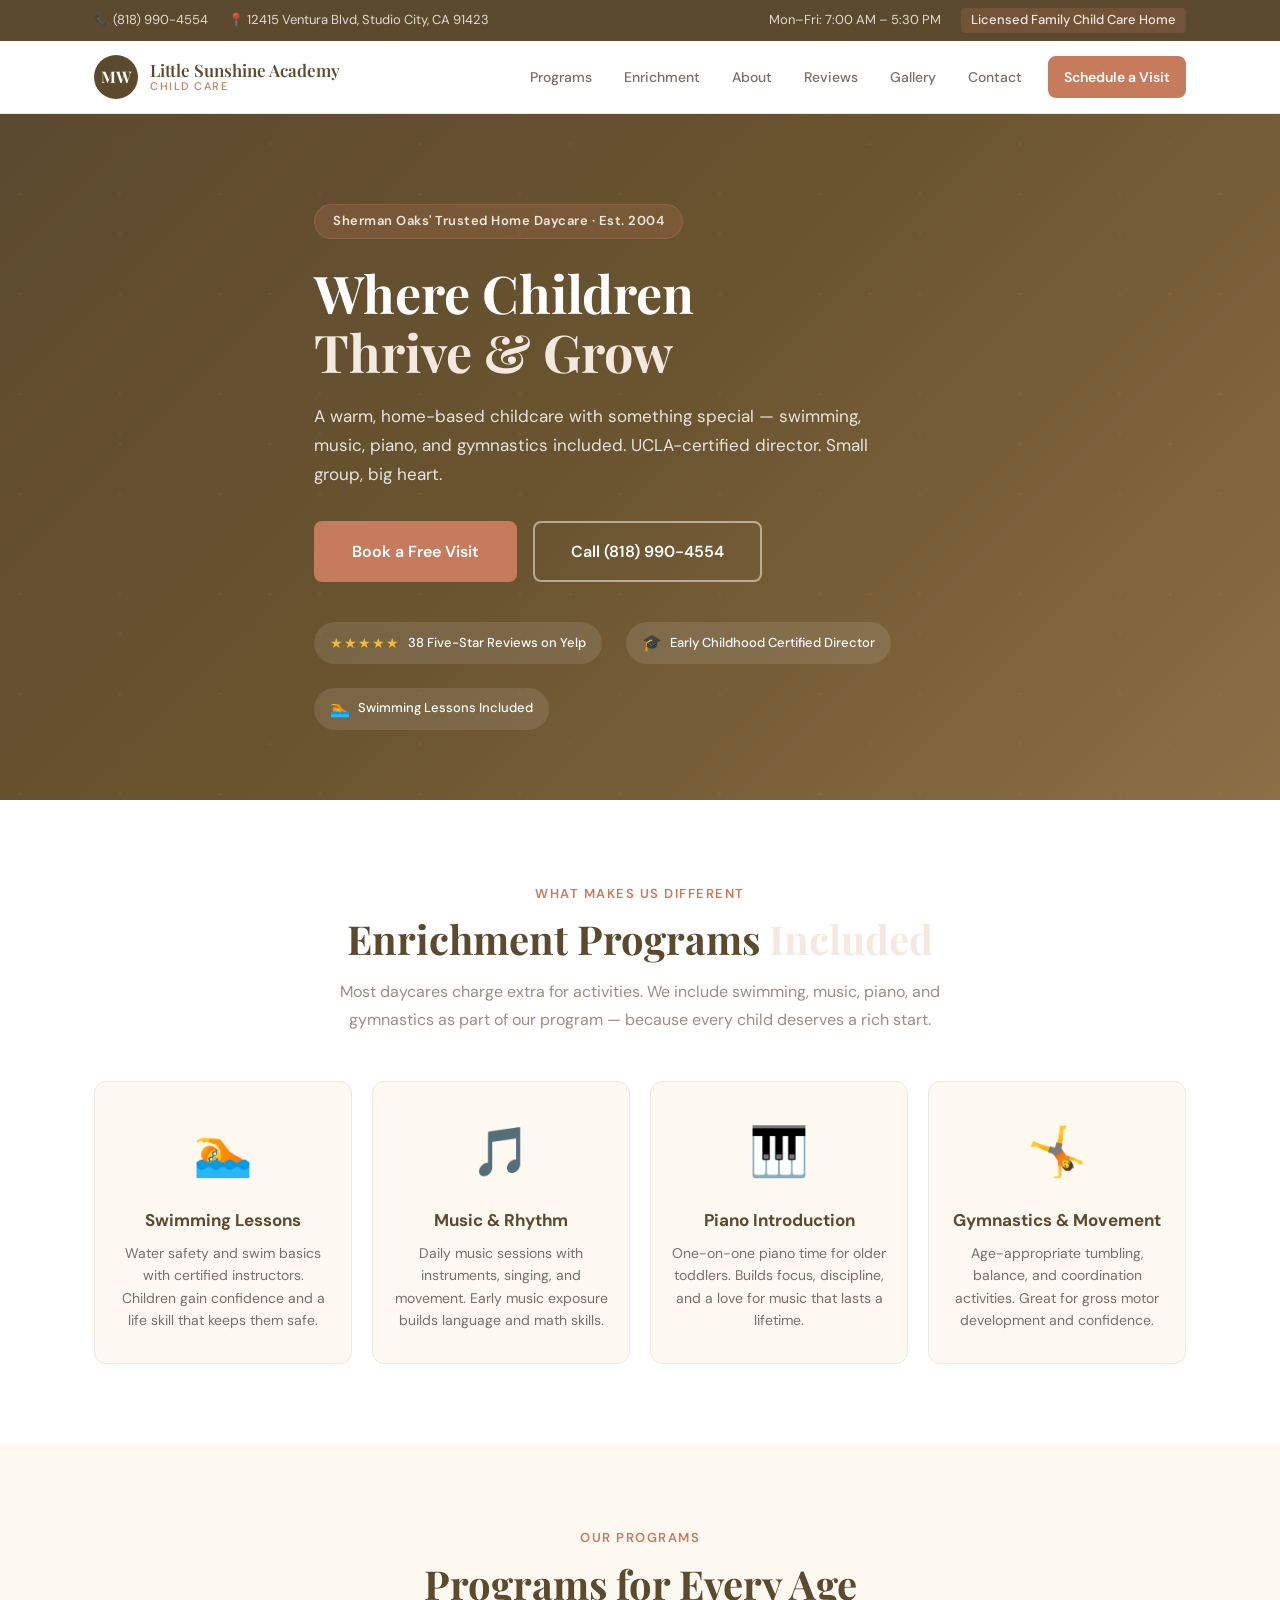
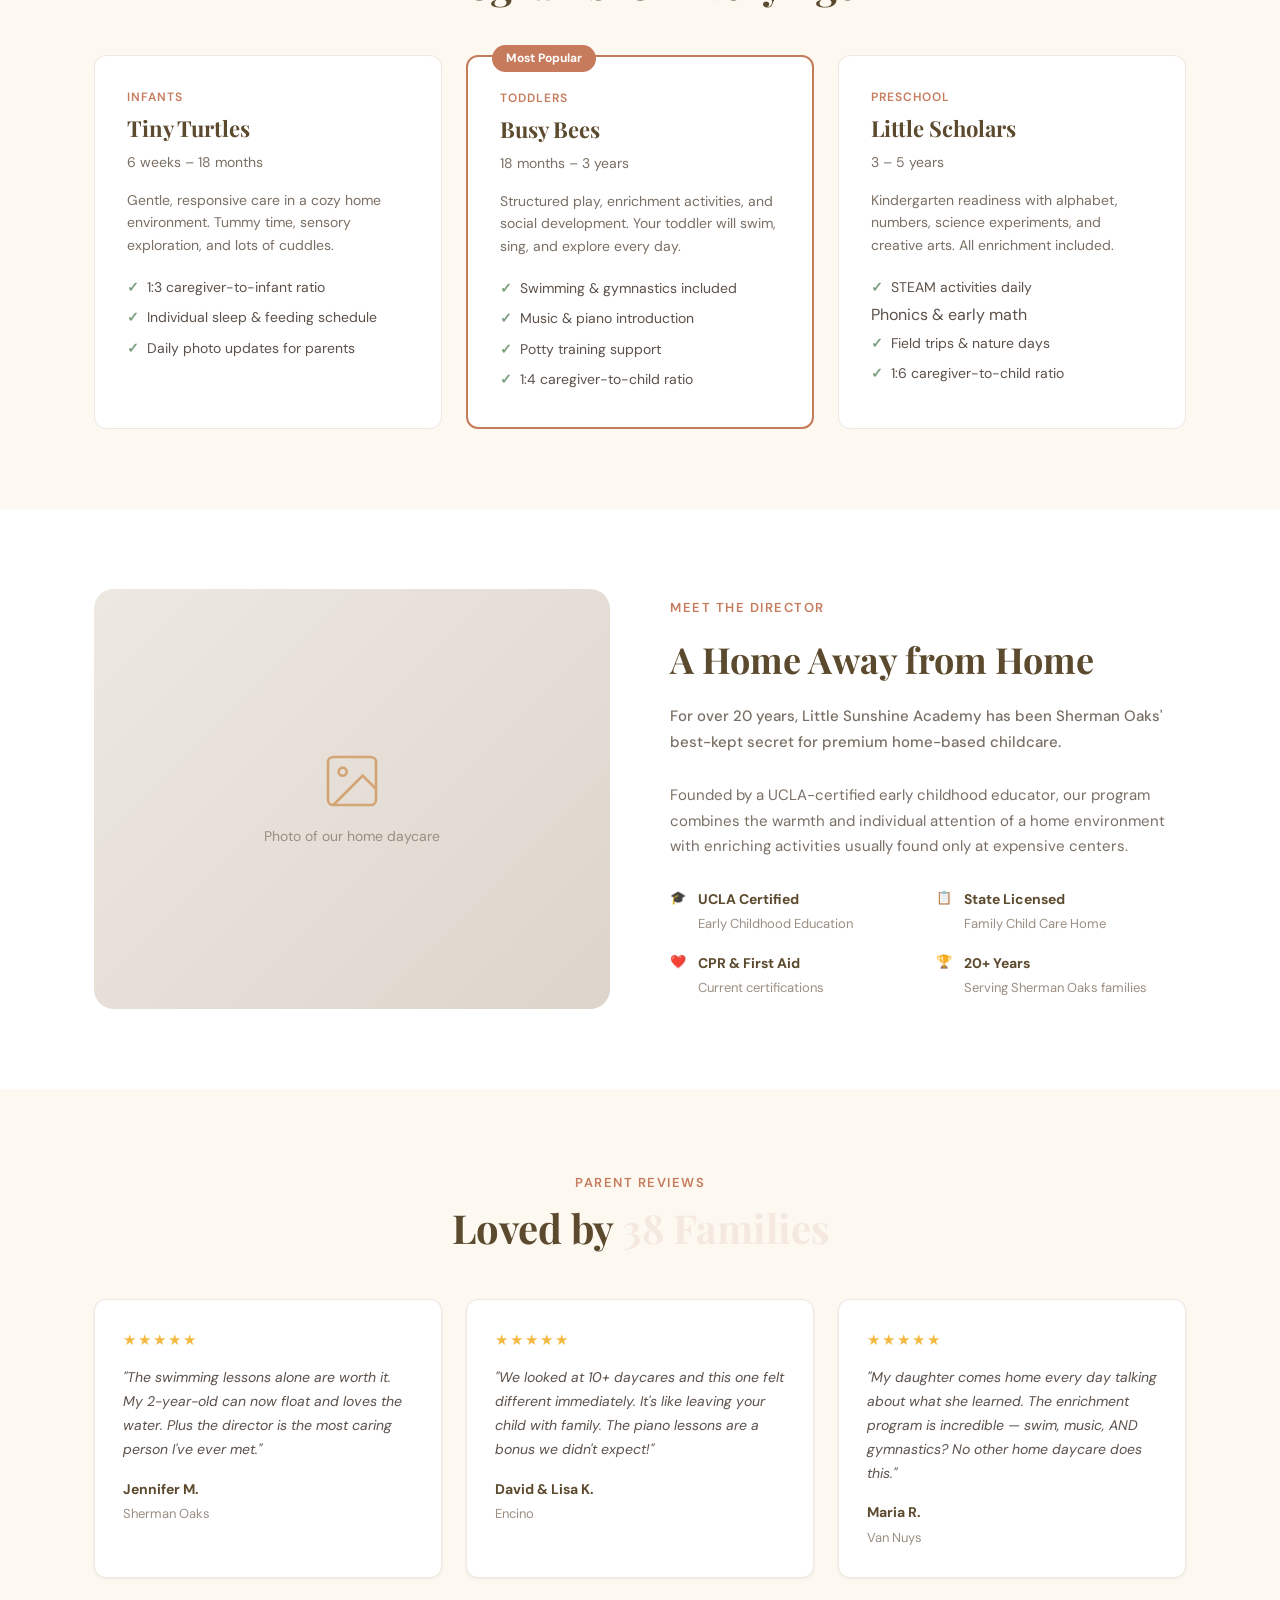
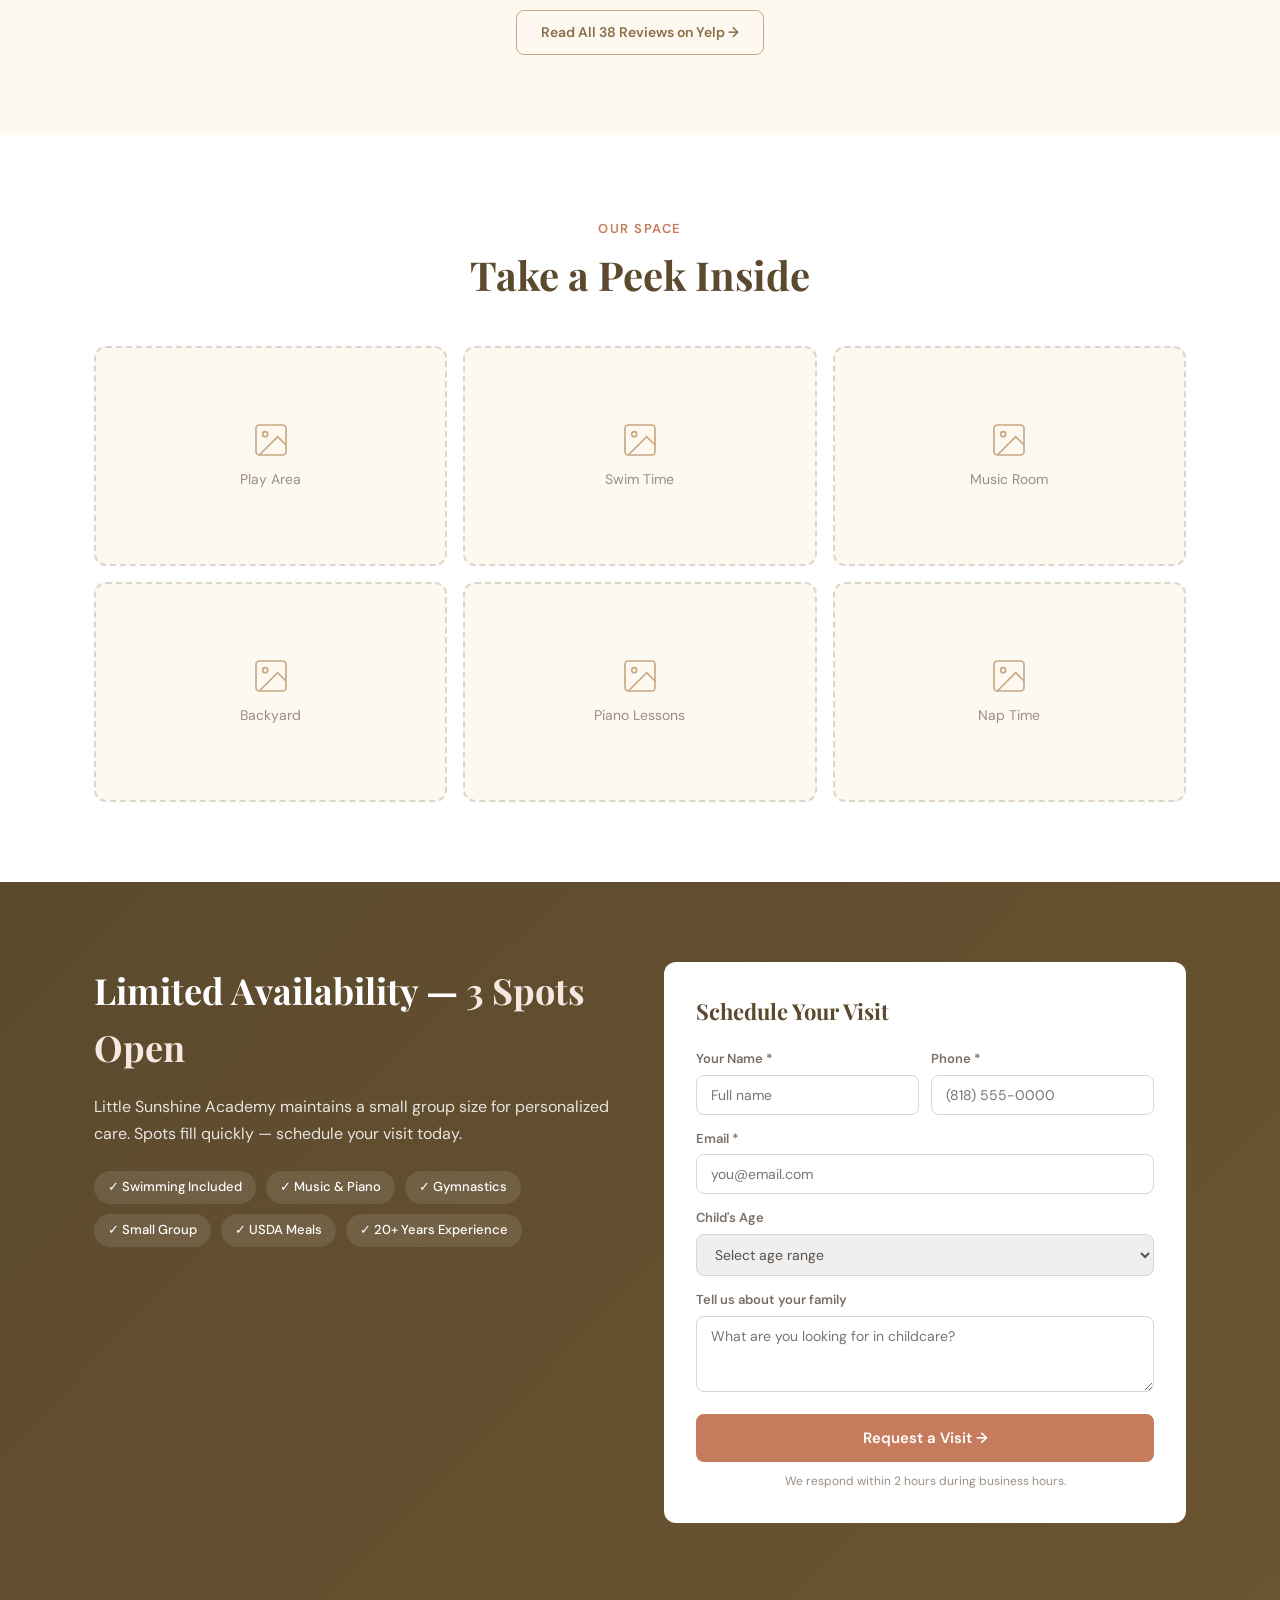
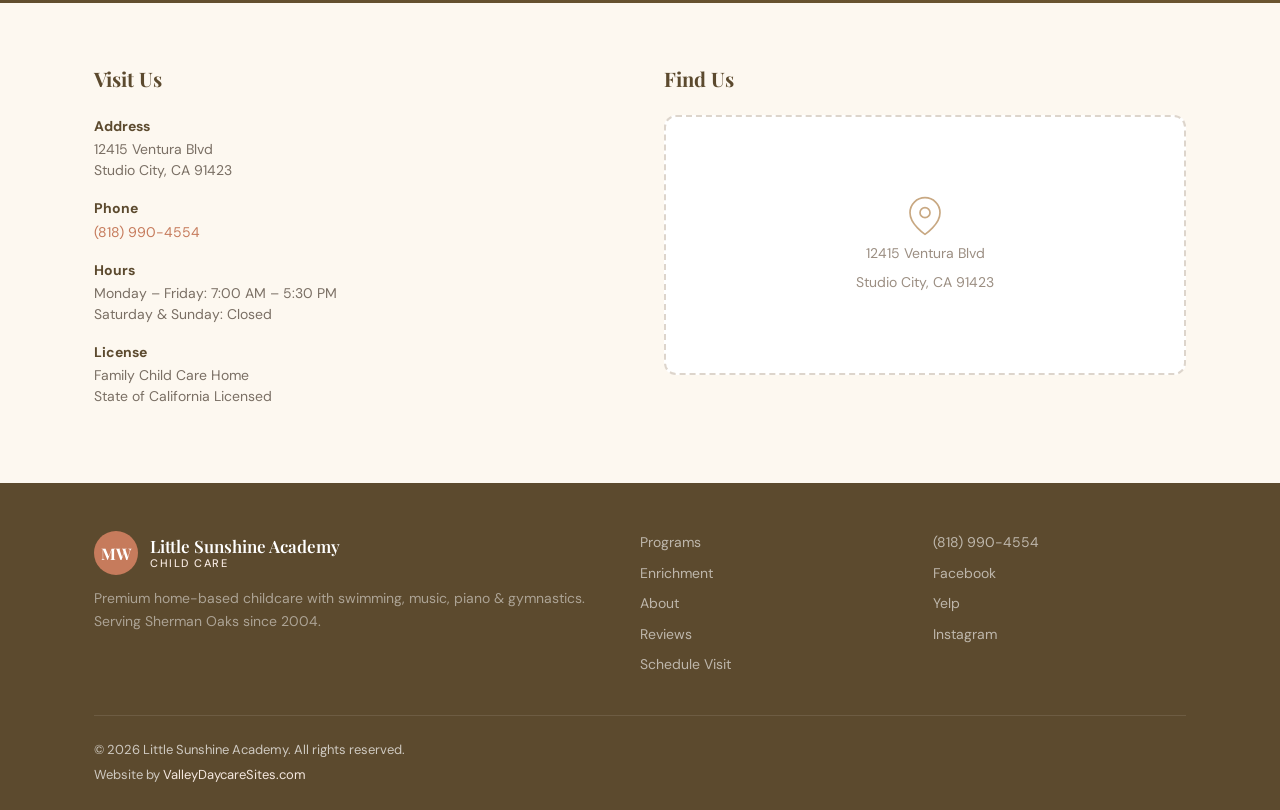
<file: demos/little-sunshine-academy/index.html>
<!DOCTYPE html>
<html lang="en">
<head>
    <meta charset="UTF-8">
    <meta name="viewport" content="width=device-width, initial-scale=1.0">
    <title>Little Sunshine Academy — Premium Home Daycare in Studio City, CA</title>
    <meta name="description" content="Little Sunshine Academy offers premium home-based childcare with swim, music, and piano lessons in Studio City, CA. Licensed, nurturing, and enriched learning. Schedule a visit today.">
    <link rel="preconnect" href="https://fonts.googleapis.com">
    <link rel="preconnect" href="https://fonts.gstatic.com" crossorigin>
    <link href="https://fonts.googleapis.com/css2?family=DM+Sans:wght@300;400;500;600;700&family=Playfair+Display:wght@400;500;600;700&display=swap" rel="stylesheet">
    <link rel="stylesheet" href="styles.css">
</head>
<body>

    <!-- Top Bar -->
    <div class="top-bar">
        <div class="container top-bar-inner">
            <div class="top-bar-left">
                <span class="top-bar-item">📞 (818) 990-4554</span>
                <span class="top-bar-item">📍 12415 Ventura Blvd, Studio City, CA 91423</span>
            </div>
            <div class="top-bar-right">
                <span class="top-bar-item">Mon–Fri: 7:00 AM – 5:30 PM</span>
                <span class="top-bar-item license">Licensed Family Child Care Home</span>
            </div>
        </div>
    </div>

    <!-- Navigation -->
    <nav class="navbar" id="navbar">
        <div class="container nav-inner">
            <a href="#" class="logo">
                <div class="logo-mark">MW</div>
                <div class="logo-text">
                    <span class="logo-name">Little Sunshine Academy</span>
                    <span class="logo-sub">Child Care</span>
                </div>
            </a>
            <button class="mobile-toggle" id="mobileToggle" aria-label="Menu">
                <span></span><span></span><span></span>
            </button>
            <ul class="nav-links" id="navLinks">
                <li><a href="#programs">Programs</a></li>
                <li><a href="#enrichment">Enrichment</a></li>
                <li><a href="#about">About</a></li>
                <li><a href="#testimonials">Reviews</a></li>
                <li><a href="#gallery">Gallery</a></li>
                <li><a href="#contact">Contact</a></li>
                <li><a href="#enroll" class="btn btn-primary btn-nav">Schedule a Visit</a></li>
            </ul>
        </div>
    </nav>

    <!-- Hero -->
    <section class="hero">
        <div class="hero-bg-pattern"></div>
        <div class="container hero-content">
            <div class="hero-badge">Sherman Oaks' Trusted Home Daycare · Est. 2004</div>
            <h1>Where Children<br><span class="text-highlight">Thrive & Grow</span></h1>
            <p class="hero-sub">A warm, home-based childcare with something special — swimming, music, piano, and gymnastics included. UCLA-certified director. Small group, big heart.</p>
            <div class="hero-actions">
                <a href="#enroll" class="btn btn-primary btn-lg">Book a Free Visit</a>
                <a href="tel:+18189904554" class="btn btn-outline btn-lg">Call (818) 990-4554</a>
            </div>
            <div class="hero-trust">
                <div class="trust-badge">
                    <span class="trust-stars">★★★★★</span>
                    <span class="trust-text">38 Five-Star Reviews on Yelp</span>
                </div>
                <div class="trust-badge">
                    <span class="trust-icon">🎓</span>
                    <span class="trust-text">Early Childhood Certified Director</span>
                </div>
                <div class="trust-badge">
                    <span class="trust-icon">🏊</span>
                    <span class="trust-text">Swimming Lessons Included</span>
                </div>
            </div>
        </div>
    </section>

    <!-- What Makes Us Special -->
    <section class="special" id="enrichment">
        <div class="container">
            <div class="section-header">
                <span class="section-tag">What Makes Us Different</span>
                <h2>Enrichment Programs <span class="text-highlight">Included</span></h2>
                <p class="section-desc">Most daycares charge extra for activities. We include swimming, music, piano, and gymnastics as part of our program — because every child deserves a rich start.</p>
            </div>
            <div class="enrichment-grid">
                <div class="enrichment-card">
                    <div class="enrichment-icon">🏊</div>
                    <h3>Swimming Lessons</h3>
                    <p>Water safety and swim basics with certified instructors. Children gain confidence and a life skill that keeps them safe.</p>
                </div>
                <div class="enrichment-card">
                    <div class="enrichment-icon">🎵</div>
                    <h3>Music & Rhythm</h3>
                    <p>Daily music sessions with instruments, singing, and movement. Early music exposure builds language and math skills.</p>
                </div>
                <div class="enrichment-card">
                    <div class="enrichment-icon">🎹</div>
                    <h3>Piano Introduction</h3>
                    <p>One-on-one piano time for older toddlers. Builds focus, discipline, and a love for music that lasts a lifetime.</p>
                </div>
                <div class="enrichment-card">
                    <div class="enrichment-icon">🤸</div>
                    <h3>Gymnastics & Movement</h3>
                    <p>Age-appropriate tumbling, balance, and coordination activities. Great for gross motor development and confidence.</p>
                </div>
            </div>
        </div>
    </section>

    <!-- Programs -->
    <section class="programs" id="programs">
        <div class="container">
            <div class="section-header">
                <span class="section-tag">Our Programs</span>
                <h2>Programs for Every Age</h2>
            </div>
            <div class="programs-grid">
                <div class="program-card">
                    <div class="program-age">Infants</div>
                    <h3>Tiny Turtles</h3>
                    <p class="program-desc">6 weeks – 18 months</p>
                    <p>Gentle, responsive care in a cozy home environment. Tummy time, sensory exploration, and lots of cuddles.</p>
                    <ul class="program-features">
                        <li>1:3 caregiver-to-infant ratio</li>
                        <li>Individual sleep & feeding schedule</li>
                        <li>Daily photo updates for parents</li>
                    </ul>
                </div>
                <div class="program-card featured">
                    <div class="program-badge">Most Popular</div>
                    <div class="program-age">Toddlers</div>
                    <h3>Busy Bees</h3>
                    <p class="program-desc">18 months – 3 years</p>
                    <p>Structured play, enrichment activities, and social development. Your toddler will swim, sing, and explore every day.</p>
                    <ul class="program-features">
                        <li>Swimming & gymnastics included</li>
                        <li>Music & piano introduction</li>
                        <li>Potty training support</li>
                        <li>1:4 caregiver-to-child ratio</li>
                    </ul>
                </div>
                <div class="program-card">
                    <div class="program-age">Preschool</div>
                    <h3>Little Scholars</h3>
                    <p class="program-desc">3 – 5 years</p>
                    <p>Kindergarten readiness with alphabet, numbers, science experiments, and creative arts. All enrichment included.</p>
                    <ul class="program-features">
                        <li>STEAM activities daily</li>
                        <p>Phonics & early math</p>
                        <li>Field trips & nature days</li>
                        <li>1:6 caregiver-to-child ratio</li>
                    </ul>
                </div>
            </div>
        </div>
    </section>

    <!-- About / Director -->
    <section class="about" id="about">
        <div class="container">
            <div class="about-grid">
                <div class="about-image">
                    <div class="about-image-placeholder">
                        <div class="about-img-text">
                            <svg width="64" height="64" viewBox="0 0 24 24" fill="none" stroke="#D4A574" stroke-width="1"><rect x="3" y="3" width="18" height="18" rx="2" ry="2"/><circle cx="8.5" cy="8.5" r="1.5"/><polyline points="21 15 16 10 5 21"/></svg>
                            <span>Photo of our home daycare</span>
                        </div>
                    </div>
                </div>
                <div class="about-content">
                    <span class="section-tag">Meet the Director</span>
                    <h2>A Home Away from Home</h2>
                    <p class="about-lead">For over 20 years, Little Sunshine Academy has been Sherman Oaks' best-kept secret for premium home-based childcare.</p>
                    <p>Founded by a UCLA-certified early childhood educator, our program combines the warmth and individual attention of a home environment with enriching activities usually found only at expensive centers.</p>
                    <div class="about-credentials">
                        <div class="credential">
                            <span class="credential-icon">🎓</span>
                            <div>
                                <strong>UCLA Certified</strong>
                                <span>Early Childhood Education</span>
                            </div>
                        </div>
                        <div class="credential">
                            <span class="credential-icon">📋</span>
                            <div>
                                <strong>State Licensed</strong>
                                <span>Family Child Care Home</span>
                            </div>
                        </div>
                        <div class="credential">
                            <span class="credential-icon">❤️</span>
                            <div>
                                <strong>CPR & First Aid</strong>
                                <span>Current certifications</span>
                            </div>
                        </div>
                        <div class="credential">
                            <span class="credential-icon">🏆</span>
                            <div>
                                <strong>20+ Years</strong>
                                <span>Serving Sherman Oaks families</span>
                            </div>
                        </div>
                    </div>
                </div>
            </div>
        </div>
    </section>

    <!-- Testimonials -->
    <section class="testimonials" id="testimonials">
        <div class="container">
            <div class="section-header">
                <span class="section-tag">Parent Reviews</span>
                <h2>Loved by <span class="text-highlight">38 Families</span></h2>
            </div>
            <div class="testimonials-grid">
                <div class="testimonial-card">
                    <div class="testimonial-stars">★★★★★</div>
                    <p class="testimonial-text">"The swimming lessons alone are worth it. My 2-year-old can now float and loves the water. Plus the director is the most caring person I've ever met."</p>
                    <div class="testimonial-author">
                        <strong>Jennifer M.</strong>
                        <span>Sherman Oaks</span>
                    </div>
                </div>
                <div class="testimonial-card">
                    <div class="testimonial-stars">★★★★★</div>
                    <p class="testimonial-text">"We looked at 10+ daycares and this one felt different immediately. It's like leaving your child with family. The piano lessons are a bonus we didn't expect!"</p>
                    <div class="testimonial-author">
                        <strong>David & Lisa K.</strong>
                        <span>Encino</span>
                    </div>
                </div>
                <div class="testimonial-card">
                    <div class="testimonial-stars">★★★★★</div>
                    <p class="testimonial-text">"My daughter comes home every day talking about what she learned. The enrichment program is incredible — swim, music, AND gymnastics? No other home daycare does this."</p>
                    <div class="testimonial-author">
                        <strong>Maria R.</strong>
                        <span>Van Nuys</span>
                    </div>
                </div>
            </div>
            <div class="reviews-cta">
                <a href="https://www.yelp.com" class="btn btn-outline-sm" target="_blank">Read All 38 Reviews on Yelp →</a>
            </div>
        </div>
    </section>

    <!-- Gallery -->
    <section class="gallery" id="gallery">
        <div class="container">
            <div class="section-header">
                <span class="section-tag">Our Space</span>
                <h2>Take a Peek Inside</h2>
            </div>
            <div class="gallery-grid">
                <div class="gallery-item">
                    <div class="gallery-placeholder">
                        <svg width="40" height="40" viewBox="0 0 24 24" fill="none" stroke="#C8A882" stroke-width="1"><rect x="3" y="3" width="18" height="18" rx="2" ry="2"/><circle cx="8.5" cy="8.5" r="1.5"/><polyline points="21 15 16 10 5 21"/></svg>
                        <span>Play Area</span>
                    </div>
                </div>
                <div class="gallery-item">
                    <div class="gallery-placeholder">
                        <svg width="40" height="40" viewBox="0 0 24 24" fill="none" stroke="#C8A882" stroke-width="1"><rect x="3" y="3" width="18" height="18" rx="2" ry="2"/><circle cx="8.5" cy="8.5" r="1.5"/><polyline points="21 15 16 10 5 21"/></svg>
                        <span>Swim Time</span>
                    </div>
                </div>
                <div class="gallery-item">
                    <div class="gallery-placeholder">
                        <svg width="40" height="40" viewBox="0 0 24 24" fill="none" stroke="#C8A882" stroke-width="1"><rect x="3" y="3" width="18" height="18" rx="2" ry="2"/><circle cx="8.5" cy="8.5" r="1.5"/><polyline points="21 15 16 10 5 21"/></svg>
                        <span>Music Room</span>
                    </div>
                </div>
                <div class="gallery-item">
                    <div class="gallery-placeholder">
                        <svg width="40" height="40" viewBox="0 0 24 24" fill="none" stroke="#C8A882" stroke-width="1"><rect x="3" y="3" width="18" height="18" rx="2" ry="2"/><circle cx="8.5" cy="8.5" r="1.5"/><polyline points="21 15 16 10 5 21"/></svg>
                        <span>Backyard</span>
                    </div>
                </div>
                <div class="gallery-item">
                    <div class="gallery-placeholder">
                        <svg width="40" height="40" viewBox="0 0 24 24" fill="none" stroke="#C8A882" stroke-width="1"><rect x="3" y="3" width="18" height="18" rx="2" ry="2"/><circle cx="8.5" cy="8.5" r="1.5"/><polyline points="21 15 16 10 5 21"/></svg>
                        <span>Piano Lessons</span>
                    </div>
                </div>
                <div class="gallery-item">
                    <div class="gallery-placeholder">
                        <svg width="40" height="40" viewBox="0 0 24 24" fill="none" stroke="#C8A882" stroke-width="1"><rect x="3" y="3" width="18" height="18" rx="2" ry="2"/><circle cx="8.5" cy="8.5" r="1.5"/><polyline points="21 15 16 10 5 21"/></svg>
                        <span>Nap Time</span>
                    </div>
                </div>
            </div>
        </div>
    </section>

    <!-- Enrollment CTA -->
    <section class="enrollment-cta" id="enroll">
        <div class="container">
            <div class="cta-inner">
                <div class="cta-text">
                    <h2>Limited Availability — <span class="text-highlight">3 Spots Open</span></h2>
                    <p>Little Sunshine Academy maintains a small group size for personalized care. Spots fill quickly — schedule your visit today.</p>
                    <div class="cta-highlights">
                        <span class="cta-highlight">✓ Swimming Included</span>
                        <span class="cta-highlight">✓ Music & Piano</span>
                        <span class="cta-highlight">✓ Gymnastics</span>
                        <span class="cta-highlight">✓ Small Group</span>
                        <span class="cta-highlight">✓ USDA Meals</span>
                        <span class="cta-highlight">✓ 20+ Years Experience</span>
                    </div>
                </div>
                <div class="cta-form-wrap">
                    <form class="enrollment-form" id="enrollForm">
                        <h3>Schedule Your Visit</h3>
                        <div class="form-row">
                            <div class="form-group">
                                <label for="parentName">Your Name *</label>
                                <input type="text" id="parentName" name="parentName" required placeholder="Full name">
                            </div>
                            <div class="form-group">
                                <label for="phone">Phone *</label>
                                <input type="tel" id="phone" name="phone" required placeholder="(818) 555-0000">
                            </div>
                        </div>
                        <div class="form-group">
                            <label for="email">Email *</label>
                            <input type="email" id="email" name="email" required placeholder="you@email.com">
                        </div>
                        <div class="form-group">
                            <label for="childAge">Child's Age</label>
                            <select id="childAge" name="childAge">
                                <option value="">Select age range</option>
                                <option value="infant">6 weeks – 18 months</option>
                                <option value="toddler">18 months – 3 years</option>
                                <option value="preschool">3 – 5 years</option>
                            </select>
                        </div>
                        <div class="form-group">
                            <label for="message">Tell us about your family</label>
                            <textarea id="message" name="message" rows="3" placeholder="What are you looking for in childcare?"></textarea>
                        </div>
                        <button type="submit" class="btn btn-primary btn-block">Request a Visit →</button>
                        <p class="form-note">We respond within 2 hours during business hours.</p>
                    </form>
                </div>
            </div>
        </div>
    </section>

    <!-- Contact -->
    <section class="contact" id="contact">
        <div class="container">
            <div class="contact-grid">
                <div class="contact-col">
                    <h3>Visit Us</h3>
                    <div class="contact-detail">
                        <strong>Address</strong>
                        <p>12415 Ventura Blvd<br>Studio City, CA 91423</p>
                    </div>
                    <div class="contact-detail">
                        <strong>Phone</strong>
                        <p><a href="tel:+18189904554">(818) 990-4554</a></p>
                    </div>
                    <div class="contact-detail">
                        <strong>Hours</strong>
                        <p>Monday – Friday: 7:00 AM – 5:30 PM<br>Saturday & Sunday: Closed</p>
                    </div>
                    <div class="contact-detail">
                        <strong>License</strong>
                        <p>Family Child Care Home<br>State of California Licensed</p>
                    </div>
                </div>
                <div class="contact-col">
                    <h3>Find Us</h3>
                    <div class="map-placeholder">
                        <svg width="40" height="40" viewBox="0 0 24 24" fill="none" stroke="#C8A882" stroke-width="1"><path d="M21 10c0 7-9 13-9 13s-9-6-9-13a9 9 0 0118 0z"/><circle cx="12" cy="10" r="3"/></svg>
                        <span>12415 Ventura Blvd</span>
                        <span>Studio City, CA 91423</span>
                    </div>
                </div>
            </div>
        </div>
    </section>

    <!-- Footer -->
    <footer class="footer">
        <div class="container footer-inner">
            <div class="footer-brand">
                <div class="logo">
                    <div class="logo-mark">MW</div>
                    <div class="logo-text">
                        <span class="logo-name">Little Sunshine Academy</span>
                        <span class="logo-sub">Child Care</span>
                    </div>
                </div>
                <p>Premium home-based childcare with swimming, music, piano & gymnastics. Serving Sherman Oaks since 2004.</p>
            </div>
            <div class="footer-links">
                <a href="#programs">Programs</a>
                <a href="#enrichment">Enrichment</a>
                <a href="#about">About</a>
                <a href="#testimonials">Reviews</a>
                <a href="#enroll">Schedule Visit</a>
            </div>
            <div class="footer-links">
                <a href="tel:+18189904554">(818) 990-4554</a>
                <a href="#">Facebook</a>
                <a href="#">Yelp</a>
                <a href="#">Instagram</a>
            </div>
            <div class="footer-copy">
                <p>&copy; 2026 Little Sunshine Academy. All rights reserved.</p>
                <p class="footer-credit">Website by <a href="https://valleydaycaresites.com" target="_blank">ValleyDaycareSites.com</a></p>
            </div>
        </div>
    </footer>

    <!-- Mobile CTA -->
    <div class="mobile-cta" id="mobileCta">
        <a href="tel:+18189904554" class="btn btn-call">📞 Call</a>
        <a href="#enroll" class="btn btn-primary">Book Visit</a>
    </div>

    <script src="script.js"></script>
</body>
</html>
</file>
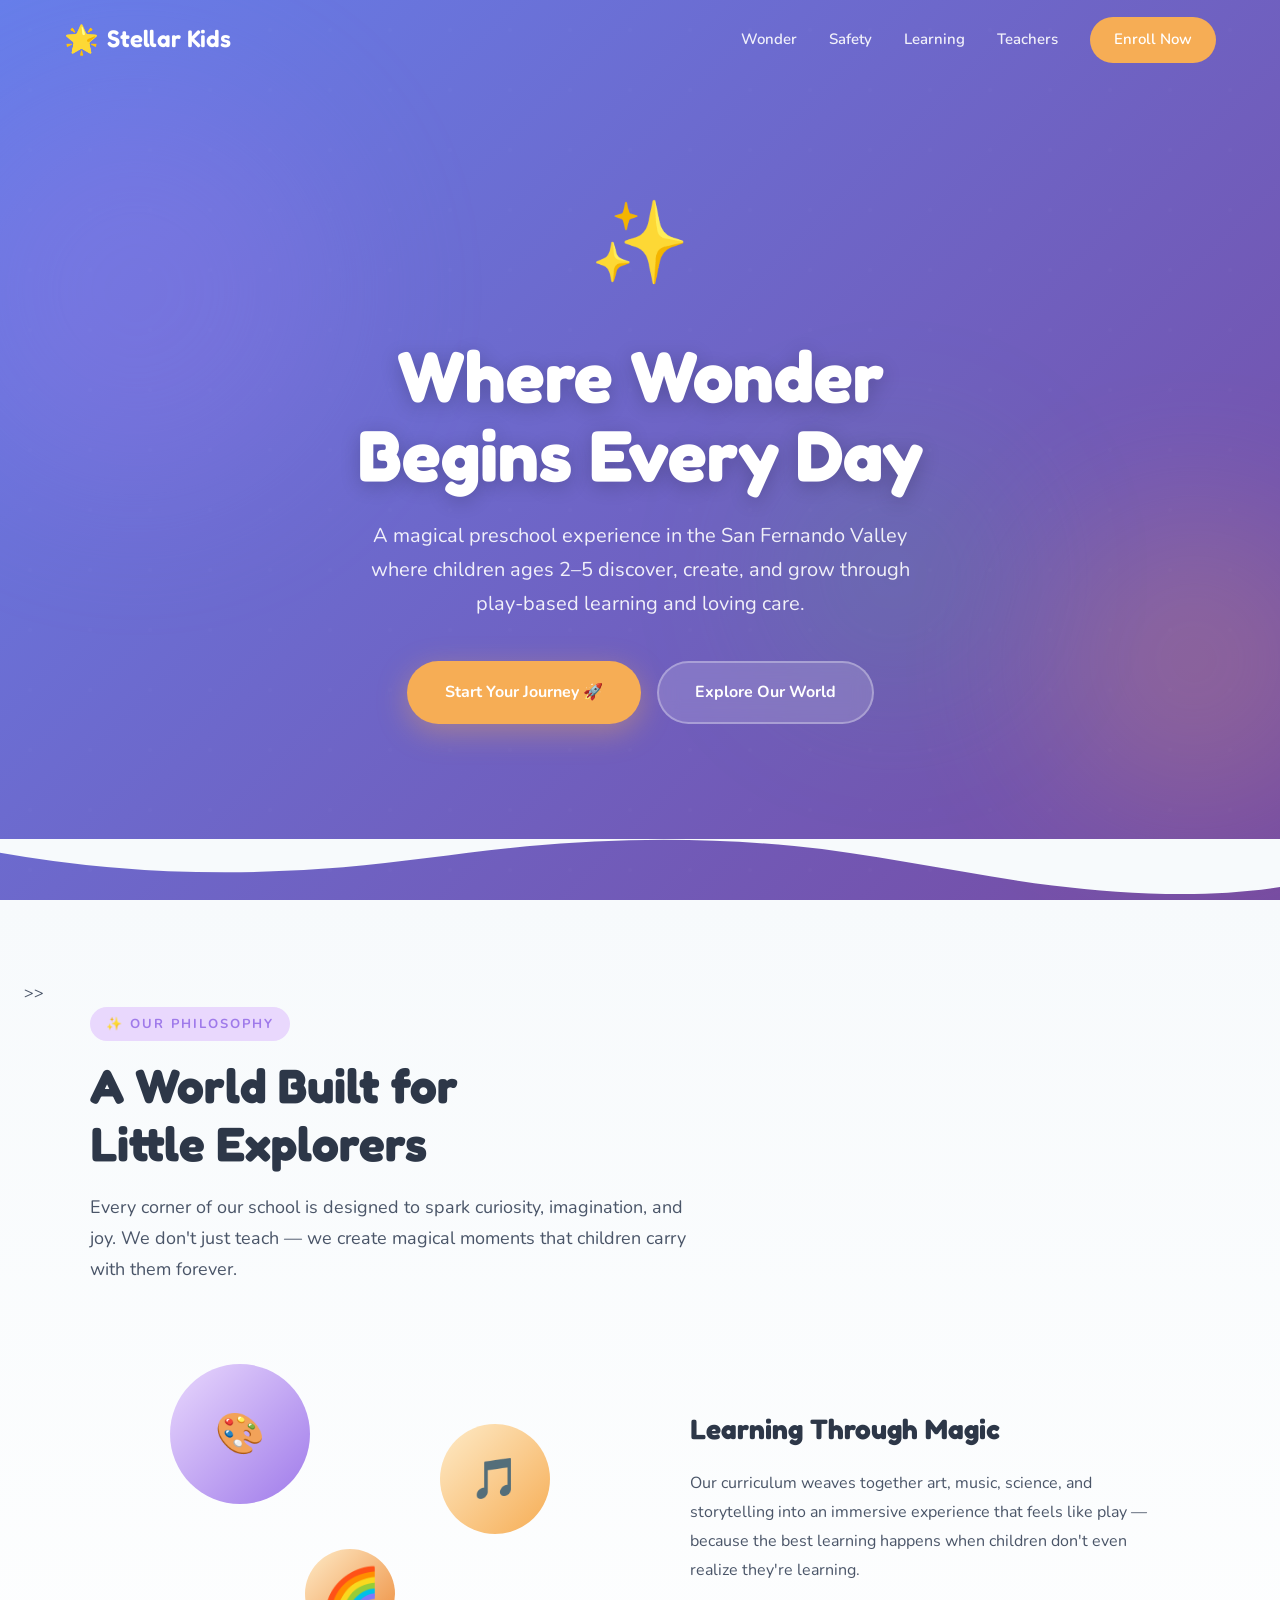
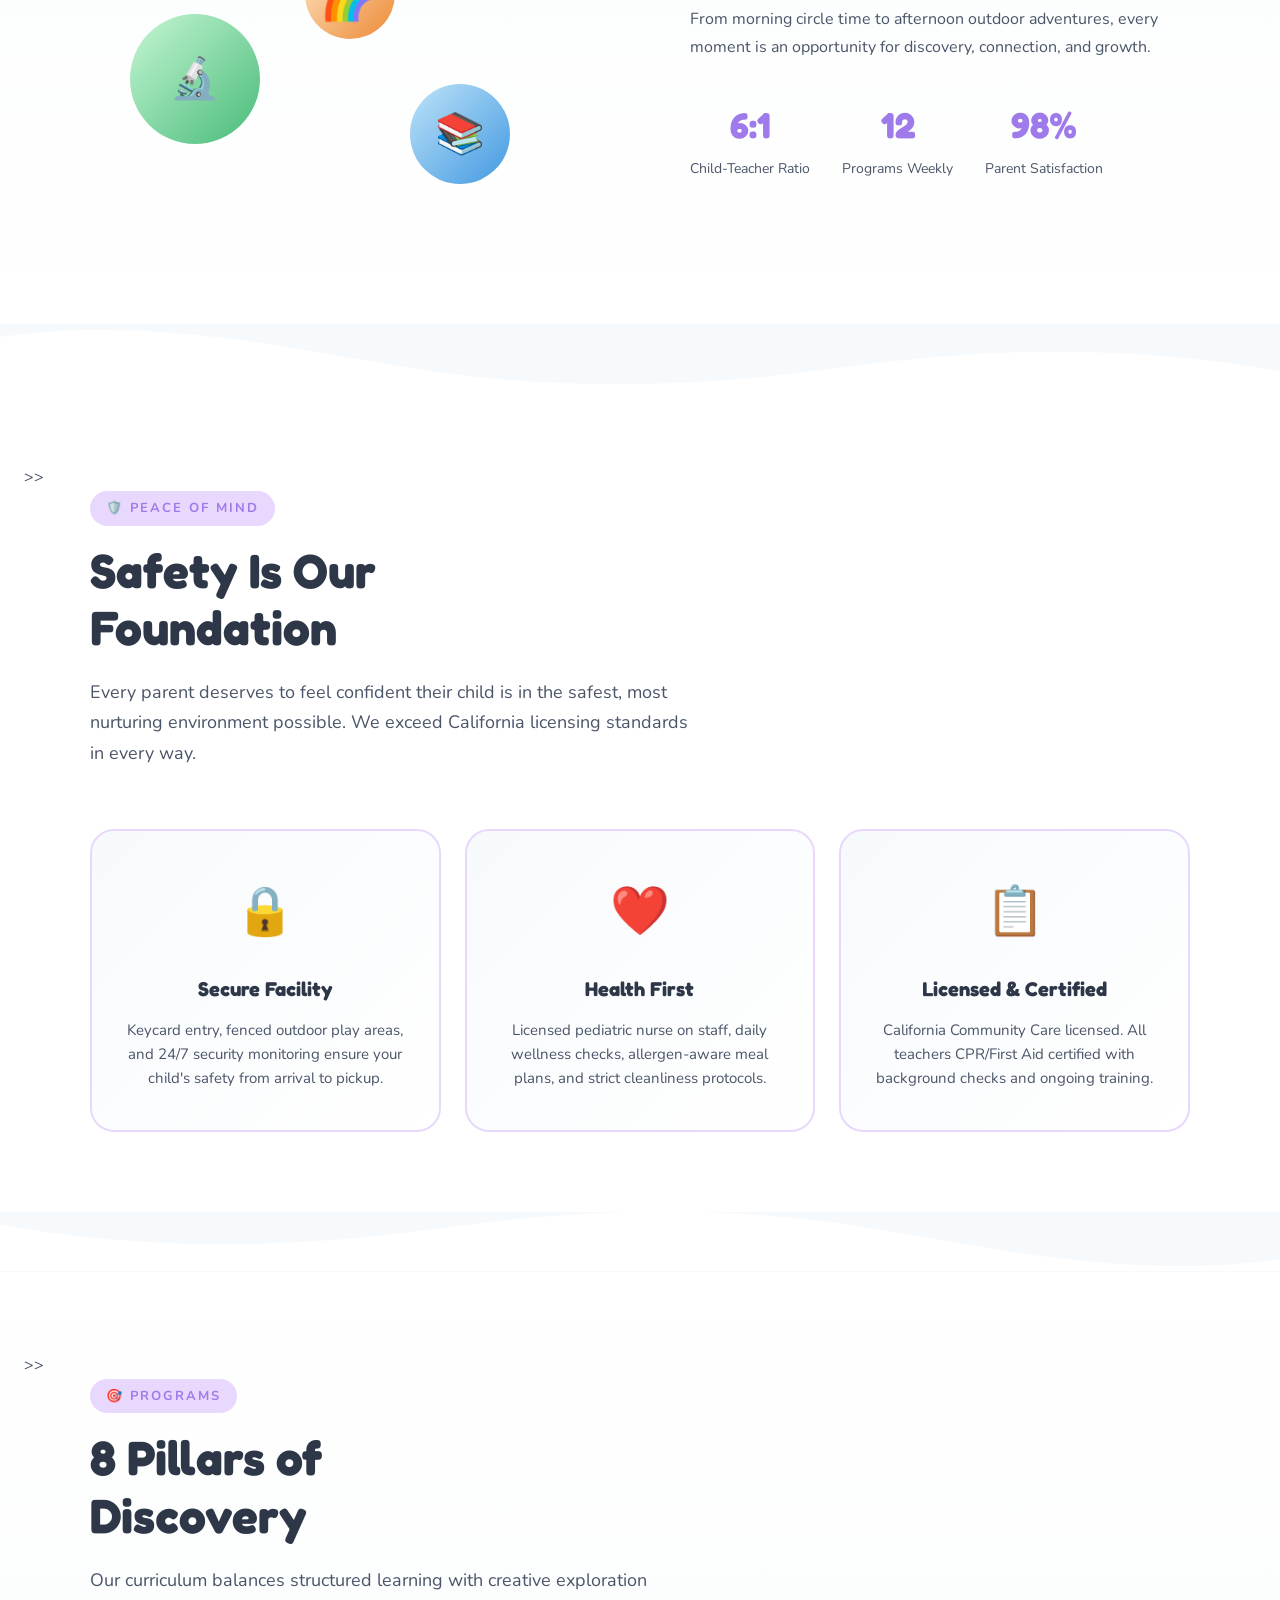
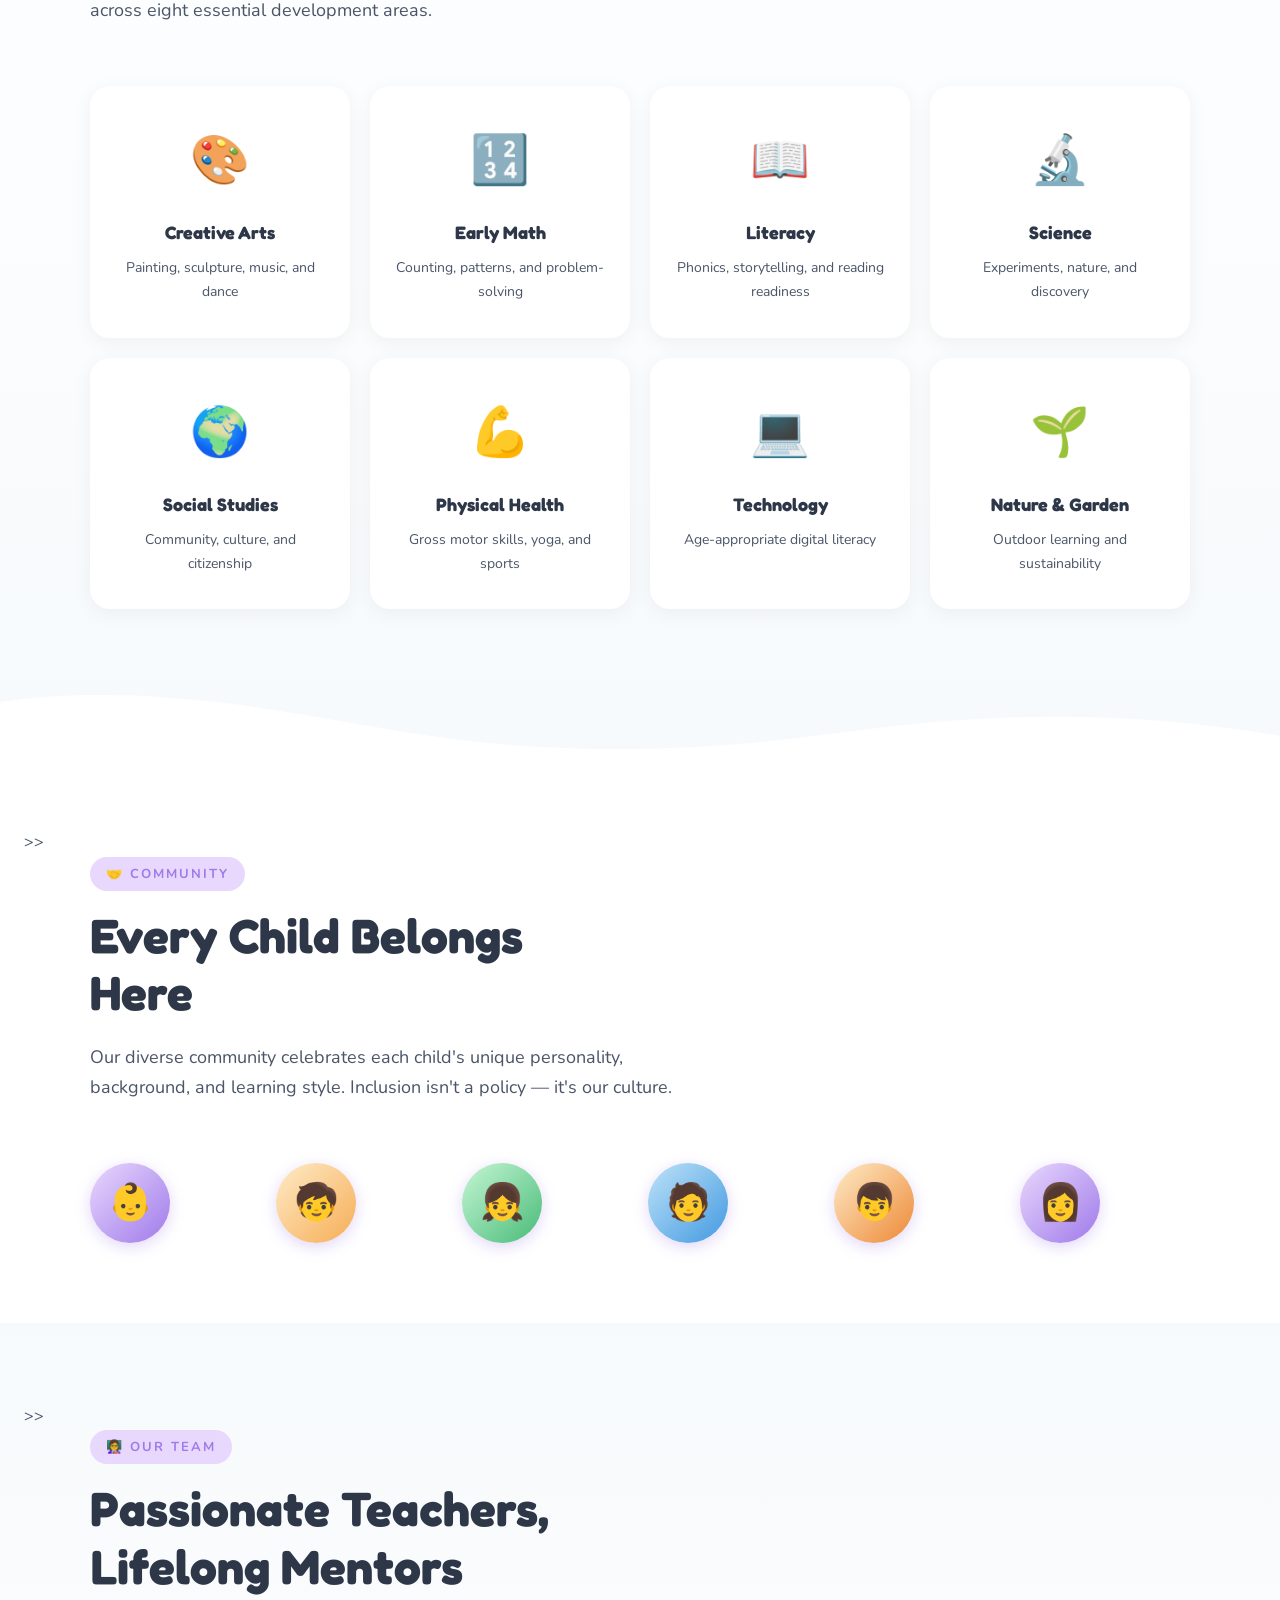
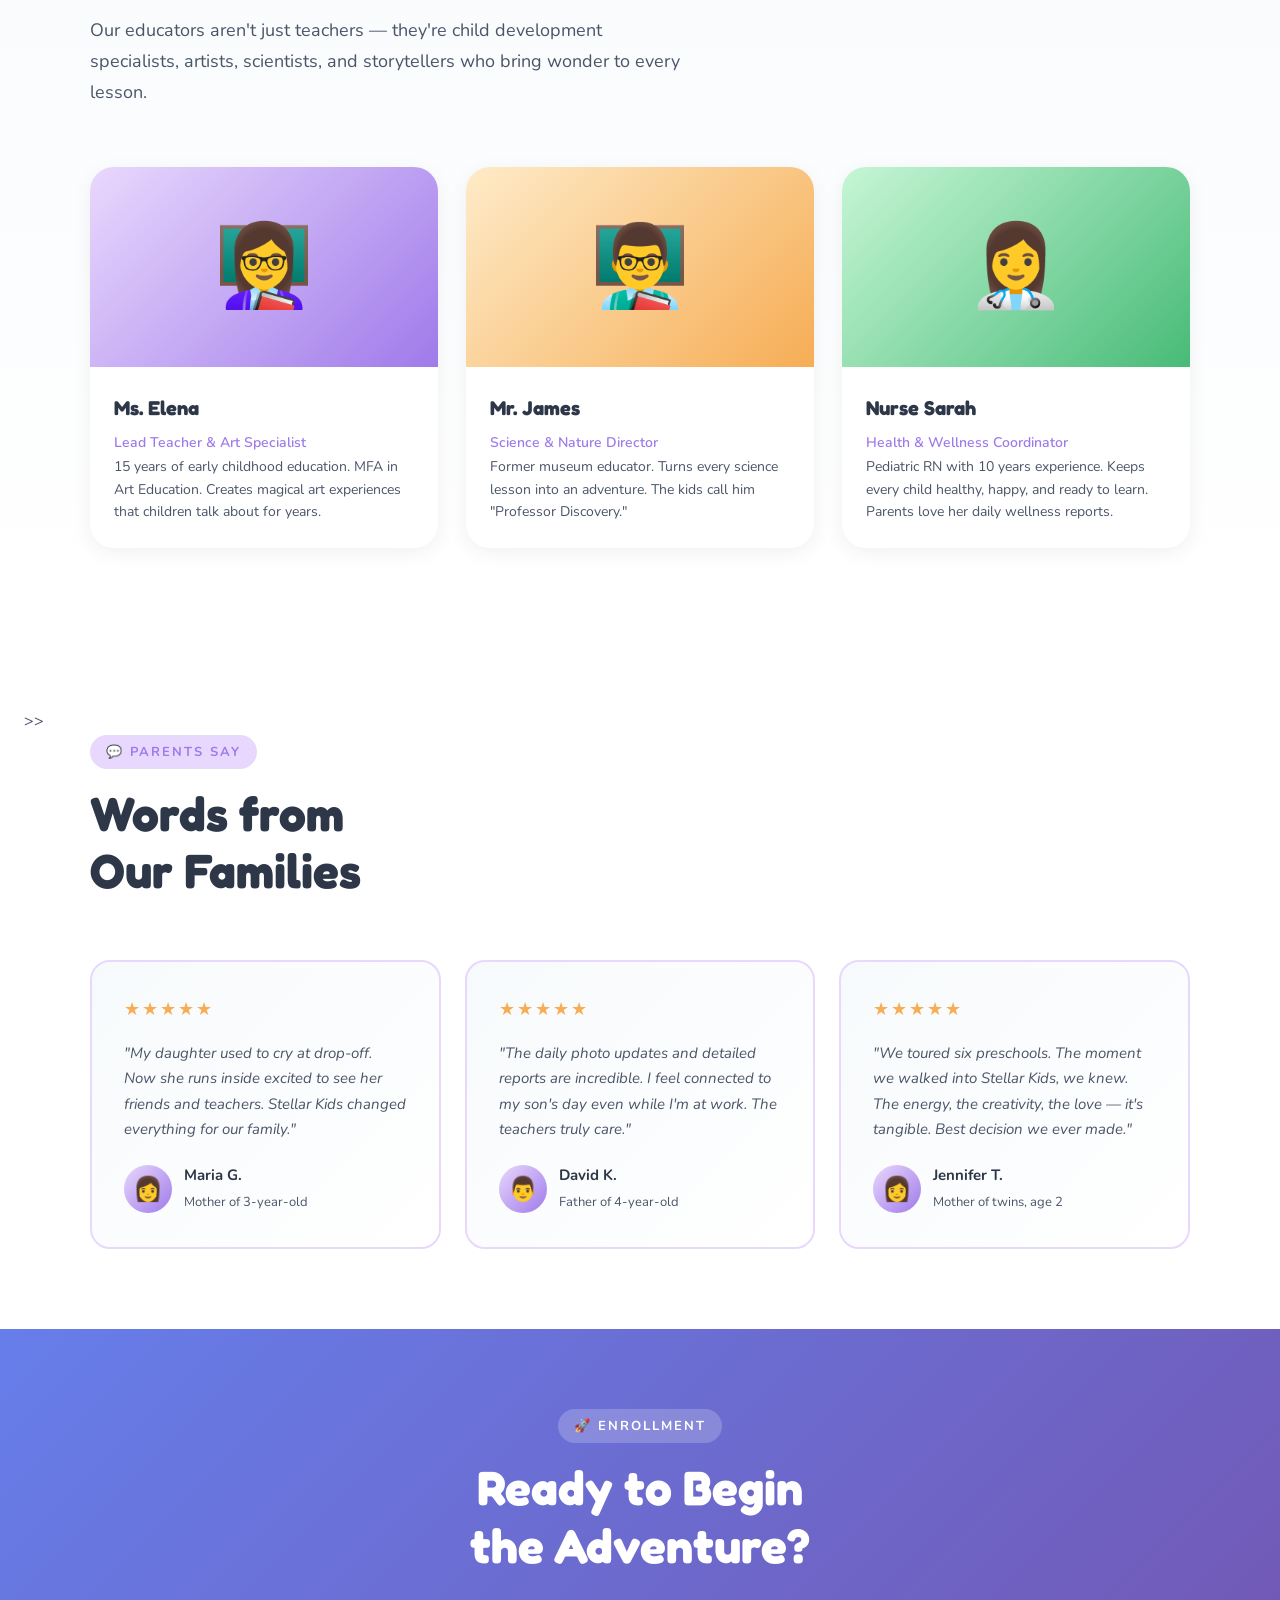
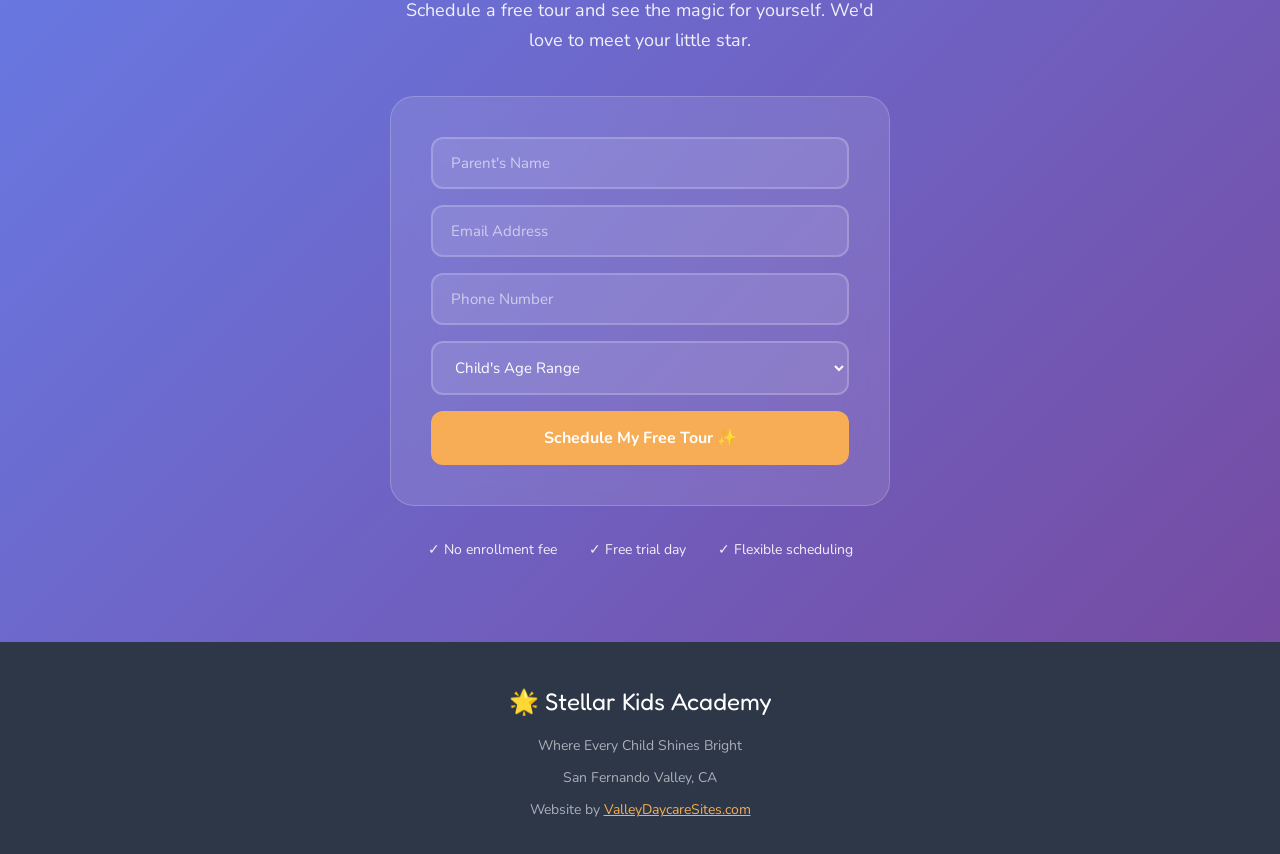
<file: demos/stellar-kids-academy/index.html>
<!DOCTYPE html>
<html lang="en">
<head>
    <meta charset="UTF-8">
    <meta name="viewport" content="width=device-width, initial-scale=1.0">
    <title>Stellar Kids Academy — Where Wonder Begins</title>
    <meta name="description" content="A magical preschool experience in the San Fernando Valley. Play-based learning, warm community, and a world of wonder for children ages 2–5.">
    <link rel="preconnect" href="https://fonts.googleapis.com">
    <link rel="preconnect" href="https://fonts.gstatic.com" crossorigin>
    <link href="https://fonts.googleapis.com/css2?family=Fredoka:wght@300;400;500;600;700&family=Nunito:wght@300;400;500;600;700;800&display=swap" rel="stylesheet">
    <style>
        /* ===== BASE ===== */
        :root {
            --cosmic: #4A5568;
            --twilight: #2D3748;
            --starlight: #F7FAFC;
            --warm: #F6AD55;
            --warm-light: #FEEBC8;
            --magic: #9F7AEA;
            --magic-light: #E9D8FD;
            --green: #48BB78;
            --green-light: #C6F6D5;
            --blue: #4299E1;
            --blue-light: #BEE3F8;
            --coral: #ED8936;
            --coral-light: #FEEBC8;
            --font-heading: 'Fredoka', sans-serif;
            --font-body: 'Nunito', sans-serif;
            --transition: 0.4s ease;
        }
        *, *::before, *::after { margin: 0; padding: 0; box-sizing: border-box; }
        html { scroll-behavior: smooth; }
        body {
            font-family: var(--font-body);
            font-size: 16px;
            line-height: 1.7;
            color: var(--cosmic);
            background: var(--starlight);
            overflow-x: hidden;
            -webkit-font-smoothing: antialiased;
        }
        
        /* ===== ANIMATIONS ===== */
        @keyframes float {
            0%, 100% { transform: translateY(0px) rotate(0deg); }
            33% { transform: translateY(-20px) rotate(2deg); }
            66% { transform: translateY(-10px) rotate(-1deg); }
        }
        @keyframes floatSlow {
            0%, 100% { transform: translateY(0px); }
            50% { transform: translateY(-30px); }
        }
        @keyframes twinkle {
            0%, 100% { opacity: 0.3; transform: scale(1); }
            50% { opacity: 1; transform: scale(1.3); }
        }
        @keyframes drift {
            0% { transform: translateX(-100px) translateY(0); opacity: 0; }
            10% { opacity: 1; }
            90% { opacity: 1; }
            100% { transform: translateX(calc(100vw + 100px)) translateY(-50px); opacity: 0; }
        }
        @keyframes pulse-glow {
            0%, 100% { box-shadow: 0 0 20px rgba(159,122,234,0.3); }
            50% { box-shadow: 0 0 40px rgba(159,122,234,0.6); }
        }
        @keyframes reveal-up {
            from { opacity: 0; transform: translateY(60px); }
            to { opacity: 1; transform: translateY(0); }
        }
        @keyframes reveal-scale {
            from { opacity: 0; transform: scale(0.8); }
            to { opacity: 1; transform: scale(1); }
        }
        @keyframes gradient-shift {
            0% { background-position: 0% 50%; }
            50% { background-position: 100% 50%; }
            100% { background-position: 0% 50%; }
        }
        
        .reveal { opacity: 0; transform: translateY(40px); transition: all 0.8s ease; }
        .reveal.visible { opacity: 1; transform: translateY(0); }
        .reveal-delay-1 { transition-delay: 0.1s; }
        .reveal-delay-2 { transition-delay: 0.2s; }
        .reveal-delay-3 { transition-delay: 0.3s; }
        .reveal-delay-4 { transition-delay: 0.4s; }
        
        /* ===== PARTICLES ===== */
        .particles { position: fixed; top: 0; left: 0; width: 100%; height: 100%; pointer-events: none; z-index: 0; overflow: hidden; }
        .particle {
            position: absolute;
            border-radius: 50%;
            pointer-events: none;
            animation: float 8s ease-in-out infinite;
        }
        .particle-1 { width: 8px; height: 8px; background: rgba(159,122,234,0.4); left: 10%; top: 20%; animation-delay: 0s; animation-duration: 10s; }
        .particle-2 { width: 12px; height: 12px; background: rgba(246,173,85,0.3); left: 25%; top: 60%; animation-delay: 2s; animation-duration: 12s; }
        .particle-3 { width: 6px; height: 6px; background: rgba(72,187,120,0.4); left: 70%; top: 30%; animation-delay: 4s; animation-duration: 9s; }
        .particle-4 { width: 10px; height: 10px; background: rgba(66,153,225,0.3); left: 85%; top: 70%; animation-delay: 1s; animation-duration: 11s; }
        .particle-5 { width: 14px; height: 14px; background: rgba(159,122,234,0.2); left: 50%; top: 10%; animation-delay: 3s; animation-duration: 13s; }
        .particle-6 { width: 8px; height: 8px; background: rgba(246,173,85,0.4); left: 15%; top: 80%; animation-delay: 5s; animation-duration: 10s; }
        .particle-7 { width: 10px; height: 10px; background: rgba(72,187,120,0.3); left: 90%; top: 45%; animation-delay: 2.5s; animation-duration: 14s; }
        
        /* ===== FLOATING SHAPES ===== */
        .float-shape {
            position: absolute;
            border-radius: 50%;
            opacity: 0.6;
            animation: floatSlow 15s ease-in-out infinite;
        }
        
        /* ===== NAV ===== */
        .nav {
            position: fixed;
            top: 0; left: 0; right: 0;
            z-index: 1000;
            padding: 16px 0;
            transition: all 0.4s ease;
        }
        .nav.scrolled {
            background: rgba(255,255,255,0.95);
            backdrop-filter: blur(20px);
            box-shadow: 0 2px 20px rgba(0,0,0,0.05);
            padding: 12px 0;
        }
        .nav-inner { max-width: 1200px; margin: 0 auto; padding: 0 24px; display: flex; justify-content: space-between; align-items: center; }
        .nav-logo { font-family: var(--font-heading); font-size: 24px; font-weight: 600; color: white; text-decoration: none; display: flex; align-items: center; gap: 8px; transition: color 0.3s; }
        .nav.scrolled .nav-logo { color: var(--twilight); }
        .nav-logo-icon { font-size: 28px; }
        .nav-links { display: flex; gap: 32px; align-items: center; }
        .nav-links a {
            font-family: var(--font-body);
            font-size: 15px;
            font-weight: 600;
            color: rgba(255,255,255,0.9);
            text-decoration: none;
            transition: all 0.3s;
            position: relative;
        }
        .nav.scrolled .nav-links a { color: var(--cosmic); }
        .nav-links a::after {
            content: '';
            position: absolute;
            bottom: -4px; left: 0;
            width: 0; height: 2px;
            background: var(--warm);
            transition: width 0.3s;
        }
        .nav-links a:hover::after { width: 100%; }
        .nav-links a:hover { color: var(--warm); }
        .nav-cta {
            background: var(--warm);
            color: white !important;
            padding: 10px 24px;
            border-radius: 50px;
            font-weight: 700;
        }
        .nav-cta:hover { background: var(--coral); transform: translateY(-2px); }
        .nav-cta::after { display: none !important; }
        .mobile-toggle { display: none; background: none; border: none; font-size: 24px; cursor: pointer; color: white; }
        .nav.scrolled .mobile-toggle { color: var(--twilight); }
        
        /* ===== HERO ===== */
        .hero {
            min-height: 100vh;
            display: flex;
            align-items: center;
            justify-content: center;
            position: relative;
            overflow: hidden;
            background: linear-gradient(135deg, #667eea 0%, #764ba2 25%, #f093fb 50%, #f5576c 75%, #f093fb 100%);
            background-size: 400% 400%;
            animation: gradient-shift 20s ease infinite;
        }
        .hero::before {
            content: '';
            position: absolute;
            inset: 0;
            background: url("data:image/svg+xml,%3Csvg width='60' height='60' viewBox='0 0 60 60' xmlns='http://www.w3.org/2000/svg'%3E%3Cg fill='none' fill-rule='evenodd'%3E%3Cg fill='%23ffffff' fill-opacity='0.03'%3E%3Ccircle cx='30' cy='30' r='2'/%3E%3C/g%3E%3C/g%3E%3C/svg%3E");
            opacity: 0.5;
        }
        .hero-blob {
            position: absolute;
            border-radius: 50%;
            filter: blur(80px);
            opacity: 0.4;
            animation: floatSlow 20s ease-in-out infinite;
        }
        .hero-blob-1 { width: 400px; height: 400px; background: rgba(159,122,234,0.6); top: 10%; left: -5%; }
        .hero-blob-2 { width: 300px; height: 300px; background: rgba(246,173,85,0.5); bottom: 10%; right: -5%; animation-delay: 5s; }
        .hero-blob-3 { width: 250px; height: 250px; background: rgba(72,187,120,0.4); top: 50%; left: 60%; animation-delay: 10s; }
        
        .hero-content {
            position: relative;
            z-index: 10;
            text-align: center;
            max-width: 800px;
            padding: 0 24px;
        }
        .hero-emoji {
            font-size: 80px;
            margin-bottom: 24px;
            display: inline-block;
            animation: float 6s ease-in-out infinite;
        }
        .hero h1 {
            font-family: var(--font-heading);
            font-size: clamp(40px, 6vw, 72px);
            font-weight: 700;
            color: white;
            line-height: 1.1;
            margin-bottom: 24px;
            text-shadow: 0 4px 20px rgba(0,0,0,0.2);
        }
        .hero-sub {
            font-size: clamp(16px, 2vw, 20px);
            color: rgba(255,255,255,0.9);
            max-width: 560px;
            margin: 0 auto 40px;
            line-height: 1.7;
        }
        .hero-cta {
            display: inline-flex;
            gap: 16px;
            flex-wrap: wrap;
            justify-content: center;
        }
        .btn {
            display: inline-flex;
            align-items: center;
            gap: 8px;
            padding: 16px 36px;
            border-radius: 50px;
            font-family: var(--font-body);
            font-size: 16px;
            font-weight: 700;
            cursor: pointer;
            transition: all 0.3s;
            border: 2px solid transparent;
            text-decoration: none;
        }
        .btn-primary {
            background: var(--warm);
            color: white;
            box-shadow: 0 8px 30px rgba(246,173,85,0.4);
        }
        .btn-primary:hover {
            background: var(--coral);
            transform: translateY(-3px);
            box-shadow: 0 12px 40px rgba(246,173,85,0.5);
        }
        .btn-secondary {
            background: rgba(255,255,255,0.15);
            color: white;
            border-color: rgba(255,255,255,0.3);
            backdrop-filter: blur(10px);
        }
        .btn-secondary:hover {
            background: rgba(255,255,255,0.25);
            transform: translateY(-3px);
        }
        
        /* ===== WAVE DIVIDERS ===== */
        .wave-top, .wave-bottom {
            position: absolute;
            left: 0;
            width: 100%;
            overflow: hidden;
            line-height: 0;
        }
        .wave-top { top: -1px; }
        .wave-bottom { bottom: -1px; }
        .wave-top svg, .wave-bottom svg {
            position: relative;
            display: block;
            width: calc(100% + 1.3px);
            height: 60px;
        }
        .wave-bottom svg { transform: rotate(180deg); }
        
        /* ===== BACKGROUND PATTERNS ===== */
        .pattern-dots {
            background-image: radial-gradient(circle, rgba(159,122,234,0.08) 1px, transparent 1px);
            background-size: 24px 24px;
        }
        .pattern-stars {
            background-image: url("data:image/svg+xml,%3Csvg width='40' height='40' viewBox='0 0 40 40' xmlns='http://www.w3.org/2000/svg'%3E%3Cpath d='M20 5 L23 15 L33 15 L25 21 L28 31 L20 25 L12 31 L15 21 L7 15 L17 15 Z' fill='%239F7AEA' fill-opacity='0.05'/%3E%3C/svg%3E");
            background-size: 40px 40px;
        }
        .pattern-circles {
            background-image: radial-gradient(circle, rgba(246,173,85,0.06) 1.5px, transparent 1.5px);
            background-size: 20px 20px;
        }
        .pattern-clouds {
            background-image: url("data:image/svg+xml,%3Csvg width='60' height='60' viewBox='0 0 60 60' xmlns='http://www.w3.org/2000/svg'%3E%3Cpath d='M20 35 Q25 25 35 25 Q45 25 45 35 Q50 35 50 40 Q50 45 45 45 Q40 50 30 50 Q20 50 15 45 Q10 40 15 35 Q15 30 20 35' fill='%234299E1' fill-opacity='0.04'/%3E%3C/svg%3E");
            background-size: 60px 60px;
        }
    .section {
            padding: 80px 24px;
            position: relative;
            overflow: hidden;
        }
        .section-inner { max-width: 1100px; margin: 0 auto; }
        .section-tag {
            display: inline-block;
            font-family: var(--font-body);
            font-size: 13px;
            font-weight: 700;
            text-transform: uppercase;
            letter-spacing: 2px;
            color: var(--magic);
            margin-bottom: 16px;
            padding: 6px 16px;
            background: var(--magic-light);
            border-radius: 50px;
        }
        .section h2 {
            font-family: var(--font-heading);
            font-size: clamp(32px, 4vw, 48px);
            font-weight: 700;
            color: var(--twilight);
            line-height: 1.2;
            margin-bottom: 20px;
        }
        .section-desc {
            font-size: 18px;
            color: var(--cosmic);
            max-width: 600px;
            line-height: 1.7;
        }
        
        /* ===== WONDER SECTION ===== */
        .wonder { background: linear-gradient(180deg, var(--starlight) 0%, white 100%); }
        .wonder-grid {
            display: grid;
            grid-template-columns: 1fr 1fr;
            gap: 60px;
            align-items: center;
            margin-top: 60px;
        }
        .wonder-visual {
            position: relative;
            height: 500px;
            display: flex;
            align-items: center;
            justify-content: center;
        }
        .wonder-circle {
            position: absolute;
            border-radius: 50%;
            display: flex;
            align-items: center;
            justify-content: center;
            font-size: 40px;
            transition: all 0.5s;
            cursor: pointer;
        }
        .wonder-circle:hover { transform: scale(1.1); }
        .wc-1 { width: 140px; height: 140px; background: linear-gradient(135deg, var(--magic-light), var(--magic)); top: 20px; left: 80px; animation: float 7s ease-in-out infinite; }
        .wc-2 { width: 110px; height: 110px; background: linear-gradient(135deg, var(--warm-light), var(--warm)); top: 80px; right: 60px; animation: float 8s ease-in-out infinite 1s; }
        .wc-3 { width: 130px; height: 130px; background: linear-gradient(135deg, var(--green-light), var(--green)); bottom: 100px; left: 40px; animation: float 9s ease-in-out infinite 2s; }
        .wc-4 { width: 100px; height: 100px; background: linear-gradient(135deg, var(--blue-light), var(--blue)); bottom: 60px; right: 100px; animation: float 6s ease-in-out infinite 3s; }
        .wc-5 { width: 90px; height: 90px; background: linear-gradient(135deg, var(--coral-light), var(--coral)); top: 50%; left: 50%; transform: translate(-50%, -50%); animation: float 10s ease-in-out infinite 4s; z-index: 5; font-size: 50px; }
        .wonder-text { padding: 20px; }
        .wonder-text h3 {
            font-family: var(--font-heading);
            font-size: 28px;
            color: var(--twilight);
            margin-bottom: 16px;
        }
        .wonder-text p {
            font-size: 16px;
            color: var(--cosmic);
            line-height: 1.8;
            margin-bottom: 20px;
        }
        .wonder-stats {
            display: flex;
            gap: 32px;
            margin-top: 32px;
        }
        .wonder-stat {
            text-align: center;
        }
        .wonder-stat-number {
            font-family: var(--font-heading);
            font-size: 36px;
            font-weight: 700;
            color: var(--magic);
            display: block;
        }
        .wonder-stat-label {
            font-size: 14px;
            color: var(--cosmic);
        }
        
        /* ===== SAFETY SECTION ===== */
        .safety { background: white; }
        .safety-grid {
            display: grid;
            grid-template-columns: repeat(3, 1fr);
            gap: 24px;
            margin-top: 60px;
        }
        .safety-card {
            background: linear-gradient(135deg, var(--starlight), white);
            border: 2px solid var(--magic-light);
            border-radius: 24px;
            padding: 40px 28px;
            text-align: center;
            transition: all 0.4s;
            position: relative;
            overflow: hidden;
        }
        .safety-card::before {
            content: '';
            position: absolute;
            top: -50%; left: -50%;
            width: 200%; height: 200%;
            background: radial-gradient(circle, rgba(159,122,234,0.1) 0%, transparent 70%);
            opacity: 0;
            transition: opacity 0.4s;
        }
        .safety-card:hover::before { opacity: 1; }
        .safety-card:hover {
            transform: translateY(-8px);
            box-shadow: 0 20px 40px rgba(159,122,234,0.15);
            border-color: var(--magic);
        }
        .safety-icon {
            font-size: 48px;
            margin-bottom: 20px;
            display: block;
        }
        .safety-card h3 {
            font-family: var(--font-heading);
            font-size: 20px;
            color: var(--twilight);
            margin-bottom: 12px;
        }
        .safety-card p {
            font-size: 15px;
            color: var(--cosmic);
            line-height: 1.6;
        }
        
        /* ===== LEARNING SECTION ===== */
        .learning { background: linear-gradient(180deg, white 0%, var(--starlight) 100%); }
        .learning-grid {
            display: grid;
            grid-template-columns: repeat(4, 1fr);
            gap: 20px;
            margin-top: 60px;
        }
        .learning-card {
            background: white;
            border-radius: 20px;
            padding: 32px 24px;
            text-align: center;
            box-shadow: 0 4px 20px rgba(0,0,0,0.05);
            transition: all 0.4s;
            border: 2px solid transparent;
        }
        .learning-card:hover {
            transform: translateY(-6px);
            box-shadow: 0 12px 30px rgba(0,0,0,0.1);
            border-color: var(--magic-light);
        }
        .learning-emoji {
            font-size: 48px;
            margin-bottom: 16px;
            display: block;
        }
        .learning-card h4 {
            font-family: var(--font-heading);
            font-size: 18px;
            color: var(--twilight);
            margin-bottom: 8px;
        }
        .learning-card p {
            font-size: 14px;
            color: var(--cosmic);
        }
        
        /* ===== COMMUNITY SECTION ===== */
        .community { background: white; }
        .community-visual {
            display: grid;
            grid-template-columns: repeat(6, 1fr);
            gap: 16px;
            margin-top: 60px;
        }
        .community-avatar {
            width: 80px;
            height: 80px;
            border-radius: 50%;
            display: flex;
            align-items: center;
            justify-content: center;
            font-size: 36px;
            background: linear-gradient(135deg, var(--magic-light), var(--magic));
            box-shadow: 0 4px 15px rgba(159,122,234,0.3);
            transition: all 0.4s;
            cursor: pointer;
            animation: float 8s ease-in-out infinite;
        }
        .community-avatar:hover {
            transform: scale(1.2);
            box-shadow: 0 8px 25px rgba(159,122,234,0.5);
        }
        .community-avatar:nth-child(2) { animation-delay: 1s; background: linear-gradient(135deg, var(--warm-light), var(--warm)); }
        .community-avatar:nth-child(3) { animation-delay: 2s; background: linear-gradient(135deg, var(--green-light), var(--green)); }
        .community-avatar:nth-child(4) { animation-delay: 3s; background: linear-gradient(135deg, var(--blue-light), var(--blue)); }
        .community-avatar:nth-child(5) { animation-delay: 4s; background: linear-gradient(135deg, var(--coral-light), var(--coral)); }
        .community-avatar:nth-child(6) { animation-delay: 5s; background: linear-gradient(135deg, var(--magic-light), var(--magic)); }
        
        /* ===== TEACHERS SECTION ===== */
        .teachers { background: linear-gradient(180deg, var(--starlight) 0%, white 100%); }
        .teachers-grid {
            display: grid;
            grid-template-columns: repeat(3, 1fr);
            gap: 28px;
            margin-top: 60px;
        }
        .teacher-card {
            background: white;
            border-radius: 24px;
            overflow: hidden;
            box-shadow: 0 4px 20px rgba(0,0,0,0.06);
            transition: all 0.4s;
        }
        .teacher-card:hover {
            transform: translateY(-8px);
            box-shadow: 0 16px 40px rgba(0,0,0,0.12);
        }
        .teacher-photo {
            height: 200px;
            display: flex;
            align-items: center;
            justify-content: center;
            font-size: 80px;
            background: linear-gradient(135deg, var(--magic-light), var(--magic));
        }
        .teacher-card:nth-child(2) .teacher-photo { background: linear-gradient(135deg, var(--warm-light), var(--warm)); }
        .teacher-card:nth-child(3) .teacher-photo { background: linear-gradient(135deg, var(--green-light), var(--green)); }
        .teacher-info { padding: 24px; }
        .teacher-info h4 {
            font-family: var(--font-heading);
            font-size: 20px;
            color: var(--twilight);
            margin-bottom: 4px;
        }
        .teacher-role {
            font-size: 14px;
            color: var(--magic);
            font-weight: 600;
            margin-bottom: 12px;
        }
        .teacher-info p {
            font-size: 14px;
            color: var(--cosmic);
            line-height: 1.6;
        }
        
        /* ===== PARENTS SECTION ===== */
        .parents { background: white; }
        .testimonial-carousel {
            display: grid;
            grid-template-columns: repeat(3, 1fr);
            gap: 24px;
            margin-top: 60px;
        }
        .testimonial-card {
            background: linear-gradient(135deg, var(--starlight), white);
            border-radius: 20px;
            padding: 32px;
            border: 2px solid var(--magic-light);
            transition: all 0.4s;
            position: relative;
        }
        .testimonial-card:hover {
            transform: translateY(-6px);
            box-shadow: 0 12px 30px rgba(159,122,234,0.15);
        }
        .testimonial-stars {
            color: var(--warm);
            font-size: 18px;
            letter-spacing: 2px;
            margin-bottom: 16px;
        }
        .testimonial-card > p {
            font-size: 15px;
            color: var(--cosmic);
            line-height: 1.7;
            font-style: italic;
            margin-bottom: 20px;
        }
        .testimonial-author {
            display: flex;
            align-items: center;
            gap: 12px;
        }
        .testimonial-avatar {
            width: 48px;
            height: 48px;
            border-radius: 50%;
            display: flex;
            align-items: center;
            justify-content: center;
            font-size: 24px;
            background: linear-gradient(135deg, var(--magic-light), var(--magic));
        }
        .testimonial-author strong {
            font-size: 15px;
            color: var(--twilight);
            display: block;
        }
        .testimonial-author span {
            font-size: 13px;
            color: var(--cosmic);
        }
        
        /* ===== ENROLLMENT SECTION ===== */
        .enroll {
            background: linear-gradient(135deg, #667eea 0%, #764ba2 100%);
            color: white;
            text-align: center;
        }
        .enroll h2 { color: white; }
        .enroll-form {
            max-width: 500px;
            margin: 40px auto 0;
            background: rgba(255,255,255,0.1);
            backdrop-filter: blur(20px);
            border-radius: 24px;
            padding: 40px;
            border: 1px solid rgba(255,255,255,0.2);
        }
        .enroll-form input,
        .enroll-form select {
            width: 100%;
            padding: 14px 18px;
            border-radius: 12px;
            border: 2px solid rgba(255,255,255,0.2);
            background: rgba(255,255,255,0.1);
            color: white;
            font-family: var(--font-body);
            font-size: 15px;
            margin-bottom: 16px;
            transition: all 0.3s;
        }
        .enroll-form input::placeholder { color: rgba(255,255,255,0.6); }
        .enroll-form input:focus,
        .enroll-form select:focus {
            outline: none;
            border-color: var(--warm);
            background: rgba(255,255,255,0.15);
        }
        .enroll-form button {
            width: 100%;
            padding: 16px;
            border-radius: 12px;
            border: none;
            background: var(--warm);
            color: white;
            font-family: var(--font-body);
            font-size: 16px;
            font-weight: 700;
            cursor: pointer;
            transition: all 0.3s;
        }
        .enroll-form button:hover {
            background: var(--coral);
            transform: translateY(-2px);
            box-shadow: 0 8px 20px rgba(246,173,85,0.4);
        }
        .enroll-perks {
            display: flex;
            gap: 32px;
            justify-content: center;
            margin-top: 32px;
            flex-wrap: wrap;
        }
        .enroll-perk {
            font-size: 14px;
            opacity: 0.9;
        }
        
        /* ===== FOOTER ===== */
        .footer {
            background: var(--twilight);
            color: rgba(255,255,255,0.6);
            padding: 40px 24px 24px;
            text-align: center;
        }
        .footer-logo {
            font-family: var(--font-heading);
            font-size: 24px;
            color: white;
            margin-bottom: 12px;
        }
        .footer p { font-size: 14px; margin-bottom: 8px; }
        .footer-credit a { color: var(--warm); }
        
        /* ===== MOBILE ===== */
        @media (max-width: 768px) {
            .nav-links { display: none; }
            .mobile-toggle { display: block; }
            .hero h1 { font-size: 36px; }
            .hero-emoji { font-size: 60px; }
            .wonder-grid,
            .safety-grid,
            .learning-grid,
            .teachers-grid,
            .testimonial-carousel {
                grid-template-columns: 1fr;
            }
            .community-visual { grid-template-columns: repeat(3, 1fr); }
            .community-avatar { width: 60px; height: 60px; font-size: 28px; }
            .wonder-visual { height: 350px; }
            .wc-1 { width: 100px; height: 100px; font-size: 30px; left: 20px; }
            .wc-2 { width: 80px; height: 80px; font-size: 24px; right: 20px; }
            .wc-3 { width: 90px; height: 90px; font-size: 28px; left: 10px; }
            .wc-4 { width: 70px; height: 70px; font-size: 22px; right: 30px; }
            .wc-5 { width: 70px; height: 70px; font-size: 36px; }
            .wonder-stats { gap: 20px; }
            .wonder-stat-number { font-size: 28px; }
            .enroll-perks { gap: 16px; }
            .section { padding: 60px 20px; }
        }
    </style>
</head>
<body>

    <!-- Floating Particles -->
    <div class="particles">
        <div class="particle particle-1"></div>
        <div class="particle particle-2"></div>
        <div class="particle particle-3"></div>
        <div class="particle particle-4"></div>
        <div class="particle particle-5"></div>
        <div class="particle particle-6"></div>
        <div class="particle particle-7"></div>
    </div>

    <!-- Navigation -->
    <nav class="nav" id="nav">
        <div class="nav-inner">
            <a href="#" class="nav-logo">
                <span class="nav-logo-icon">🌟</span>
                Stellar Kids
            </a>
            <div class="nav-links">
                <a href="#wonder">Wonder</a>
                <a href="#safety">Safety</a>
                <a href="#learning">Learning</a>
                <a href="#teachers">Teachers</a>
                <a href="#enroll" class="nav-cta">Enroll Now</a>
            </div>
            <button class="mobile-toggle" id="mobileToggle">☰</button>
        </div>
    </nav>

    <!-- Hero -->
    <section class="hero">
        <div class="hero-blob hero-blob-1"></div>
        <div class="hero-blob hero-blob-2"></div>
        <div class="hero-blob hero-blob-3"></div>
        
        <div class="hero-content">
            <div class="hero-emoji">✨</div>
            <h1>Where Wonder<br>Begins Every Day</h1>
            <p class="hero-sub">A magical preschool experience in the San Fernando Valley where children ages 2–5 discover, create, and grow through play-based learning and loving care.</p>
            <div class="hero-cta">
                <a href="#enroll" class="btn btn-primary">Start Your Journey 🚀</a>
                <a href="#wonder" class="btn btn-secondary">Explore Our World</a>
            </div>
        </div>
    </section>

    <!-- Wave Divider -->
    <div class="wave-top" style="position: relative; margin-top: -60px; z-index: 10;">
        <svg xmlns="http://www.w3.org/2000/svg" viewBox="0 0 1200 120" preserveAspectRatio="none">
            <path d="M321.39,56.44c58-10.79,114.16-30.13,172-41.86,82.39-16.72,168.19-17.73,250.45-.39C823.78,31,906.67,72,985.66,92.83c70.05,18.48,146.53,26.09,214.34,3V0H0V27.35A600.21,600.21,0,0,0,321.39,56.44Z" fill="#F7FAFC"></path>
        </svg>
    </div>

    <!-- Wonder Section -->
    <section class="section wonder pattern-dots" id="wonder">>>
        <div class="section-inner">
            <div class="section-tag reveal">✨ Our Philosophy</div>
            <h2 class="reveal reveal-delay-1">A World Built for<br>Little Explorers</h2>
            <p class="section-desc reveal reveal-delay-2">Every corner of our school is designed to spark curiosity, imagination, and joy. We don't just teach — we create magical moments that children carry with them forever.</p>
            
            <div class="wonder-grid">
                <div class="wonder-visual reveal">
                    <div class="wonder-circle wc-1">🎨</div>
                    <div class="wonder-circle wc-2">🎵</div>
                    <div class="wonder-circle wc-3">🔬</div>
                    <div class="wonder-circle wc-4">📚</div>
                    <div class="wonder-circle wc-5">🌈</div>
                </div>
                <div class="wonder-text reveal reveal-delay-2">
                    <h3>Learning Through Magic</h3>
                    <p>Our curriculum weaves together art, music, science, and storytelling into an immersive experience that feels like play — because the best learning happens when children don't even realize they're learning.</p>
                    <p>From morning circle time to afternoon outdoor adventures, every moment is an opportunity for discovery, connection, and growth.</p>
                    
                    <div class="wonder-stats">
                        <div class="wonder-stat">
                            <span class="wonder-stat-number">6:1</span>
                            <span class="wonder-stat-label">Child-Teacher Ratio</span>
                        </div>
                        <div class="wonder-stat">
                            <span class="wonder-stat-number">12</span>
                            <span class="wonder-stat-label">Programs Weekly</span>
                        </div>
                        <div class="wonder-stat">
                            <span class="wonder-stat-number">98%</span>
                            <span class="wonder-stat-label">Parent Satisfaction</span>
                        </div>
                    </div>
                </div>
            </div>
        </div>
    </section>

    <div class="wave-bottom" style="position: relative; z-index: 10;">
        <svg xmlns="http://www.w3.org/2000/svg" viewBox="0 0 1200 120" preserveAspectRatio="none">
            <path d="M321.39,56.44c58-10.79,114.16-30.13,172-41.86,82.39-16.72,168.19-17.73,250.45-.39C823.78,31,906.67,72,985.66,92.83c70.05,18.48,146.53,26.09,214.34,3V0H0V27.35A600.21,600.21,0,0,0,321.39,56.44Z" fill="#FFFFFF"></path>
        </svg>
    </div>

    <!-- Safety Section -->
    <section class="section safety pattern-stars" id="safety">>>
        <div class="section-inner">
            <div class="section-tag reveal">🛡️ Peace of Mind</div>
            <h2 class="reveal reveal-delay-1">Safety Is Our<br>Foundation</h2>
            <p class="section-desc reveal reveal-delay-2">Every parent deserves to feel confident their child is in the safest, most nurturing environment possible. We exceed California licensing standards in every way.</p>
            
            <div class="safety-grid">
                <div class="safety-card reveal">
                    <span class="safety-icon">🔒</span>
                    <h3>Secure Facility</h3>
                    <p>Keycard entry, fenced outdoor play areas, and 24/7 security monitoring ensure your child's safety from arrival to pickup.</p>
                </div>
                <div class="safety-card reveal reveal-delay-1">
                    <span class="safety-icon">❤️</span>
                    <h3>Health First</h3>
                    <p>Licensed pediatric nurse on staff, daily wellness checks, allergen-aware meal plans, and strict cleanliness protocols.</p>
                </div>
                <div class="safety-card reveal reveal-delay-2">
                    <span class="safety-icon">📋</span>
                    <h3>Licensed & Certified</h3>
                    <p>California Community Care licensed. All teachers CPR/First Aid certified with background checks and ongoing training.</p>
                </div>
            </div>
        </div>
    </section>

    <div class="wave-top" style="position: relative; z-index: 10;">
        <svg xmlns="http://www.w3.org/2000/svg" viewBox="0 0 1200 120" preserveAspectRatio="none">
            <path d="M985.66,92.83C906.67,72,823.78,31,743.84,14.19c-82.26-17.34-168.06-16.33-250.45.39-57.84,11.73-114,31.07-172,41.86A600.21,600.21,0,0,1,0,27.35V120H1200V95.8C1132.19,118.92,1055.71,111.31,985.66,92.83Z" fill="#FFFFFF"></path>
        </svg>
    </div>

    <!-- Learning Section -->
    <section class="section learning pattern-circles" id="learning">>>
        <div class="section-inner">
            <div class="section-tag reveal">🎯 Programs</div>
            <h2 class="reveal reveal-delay-1">8 Pillars of<br>Discovery</h2>
            <p class="section-desc reveal reveal-delay-2">Our curriculum balances structured learning with creative exploration across eight essential development areas.</p>
            
            <div class="learning-grid">
                <div class="learning-card reveal">
                    <span class="learning-emoji">🎨</span>
                    <h4>Creative Arts</h4>
                    <p>Painting, sculpture, music, and dance</p>
                </div>
                <div class="learning-card reveal reveal-delay-1">
                    <span class="learning-emoji">🔢</span>
                    <h4>Early Math</h4>
                    <p>Counting, patterns, and problem-solving</p>
                </div>
                <div class="learning-card reveal reveal-delay-2">
                    <span class="learning-emoji">📖</span>
                    <h4>Literacy</h4>
                    <p>Phonics, storytelling, and reading readiness</p>
                </div>
                <div class="learning-card reveal reveal-delay-3">
                    <span class="learning-emoji">🔬</span>
                    <h4>Science</h4>
                    <p>Experiments, nature, and discovery</p>
                </div>
                <div class="learning-card reveal">
                    <span class="learning-emoji">🌍</span>
                    <h4>Social Studies</h4>
                    <p>Community, culture, and citizenship</p>
                </div>
                <div class="learning-card reveal reveal-delay-1">
                    <span class="learning-emoji">💪</span>
                    <h4>Physical Health</h4>
                    <p>Gross motor skills, yoga, and sports</p>
                </div>
                <div class="learning-card reveal reveal-delay-2">
                    <span class="learning-emoji">💻</span>
                    <h4>Technology</h4>
                    <p>Age-appropriate digital literacy</p>
                </div>
                <div class="learning-card reveal reveal-delay-3">
                    <span class="learning-emoji">🌱</span>
                    <h4>Nature & Garden</h4>
                    <p>Outdoor learning and sustainability</p>
                </div>
            </div>
        </div>
    </section>

    <div class="wave-bottom" style="position: relative; z-index: 10;">
        <svg xmlns="http://www.w3.org/2000/svg" viewBox="0 0 1200 120" preserveAspectRatio="none">
            <path d="M321.39,56.44c58-10.79,114.16-30.13,172-41.86,82.39-16.72,168.19-17.73,250.45-.39C823.78,31,906.67,72,985.66,92.83c70.05,18.48,146.53,26.09,214.34,3V0H0V27.35A600.21,600.21,0,0,0,321.39,56.44Z" fill="#FFFFFF"></path>
        </svg>
    </div>

    <!-- Community Section -->
    <section class="section community pattern-clouds" id="community">>>
        <div class="section-inner">
            <div class="section-tag reveal">🤝 Community</div>
            <h2 class="reveal reveal-delay-1">Every Child Belongs<br>Here</h2>
            <p class="section-desc reveal reveal-delay-2">Our diverse community celebrates each child's unique personality, background, and learning style. Inclusion isn't a policy — it's our culture.</p>
            
            <div class="community-visual reveal">
                <div class="community-avatar">👶</div>
                <div class="community-avatar">🧒</div>
                <div class="community-avatar">👧</div>
                <div class="community-avatar">🧑</div>
                <div class="community-avatar">👦</div>
                <div class="community-avatar">👩</div>
            </div>
        </div>
    </section>

    <!-- Teachers Section -->
    <section class="section teachers pattern-dots" id="teachers">>>
        <div class="section-inner">
            <div class="section-tag reveal">👩‍🏫 Our Team</div>
            <h2 class="reveal reveal-delay-1">Passionate Teachers,<br>Lifelong Mentors</h2>
            <p class="section-desc reveal reveal-delay-2">Our educators aren't just teachers — they're child development specialists, artists, scientists, and storytellers who bring wonder to every lesson.</p>
            
            <div class="teachers-grid">
                <div class="teacher-card reveal">
                    <div class="teacher-photo">👩‍🏫</div>
                    <div class="teacher-info">
                        <h4>Ms. Elena</h4>
                        <span class="teacher-role">Lead Teacher & Art Specialist</span>
                        <p>15 years of early childhood education. MFA in Art Education. Creates magical art experiences that children talk about for years.</p>
                    </div>
                </div>
                <div class="teacher-card reveal reveal-delay-1">
                    <div class="teacher-photo">👨‍🏫</div>
                    <div class="teacher-info">
                        <h4>Mr. James</h4>
                        <span class="teacher-role">Science & Nature Director</span>
                        <p>Former museum educator. Turns every science lesson into an adventure. The kids call him "Professor Discovery."</p>
                    </div>
                </div>
                <div class="teacher-card reveal reveal-delay-2">
                    <div class="teacher-photo">👩‍⚕️</div>
                    <div class="teacher-info">
                        <h4>Nurse Sarah</h4>
                        <span class="teacher-role">Health & Wellness Coordinator</span>
                        <p>Pediatric RN with 10 years experience. Keeps every child healthy, happy, and ready to learn. Parents love her daily wellness reports.</p>
                    </div>
                </div>
            </div>
        </div>
    </section>

    <!-- Parents Section -->
    <section class="section parents pattern-stars" id="parents">>>
        <div class="section-inner">
            <div class="section-tag reveal">💬 Parents Say</div>
            <h2 class="reveal reveal-delay-1">Words from<br>Our Families</h2>
            
            <div class="testimonial-carousel">
                <div class="testimonial-card reveal">
                    <div class="testimonial-stars">★★★★★</div>
                    <p>"My daughter used to cry at drop-off. Now she runs inside excited to see her friends and teachers. Stellar Kids changed everything for our family."</p>
                    <div class="testimonial-author">
                        <div class="testimonial-avatar">👩</div>
                        <div>
                            <strong>Maria G.</strong>
                            <span>Mother of 3-year-old</span>
                        </div>
                    </div>
                </div>
                <div class="testimonial-card reveal reveal-delay-1">
                    <div class="testimonial-stars">★★★★★</div>
                    <p>"The daily photo updates and detailed reports are incredible. I feel connected to my son's day even while I'm at work. The teachers truly care."</p>
                    <div class="testimonial-author">
                        <div class="testimonial-avatar">👨</div>
                        <div>
                            <strong>David K.</strong>
                            <span>Father of 4-year-old</span>
                        </div>
                    </div>
                </div>
                <div class="testimonial-card reveal reveal-delay-2">
                    <div class="testimonial-stars">★★★★★</div>
                    <p>"We toured six preschools. The moment we walked into Stellar Kids, we knew. The energy, the creativity, the love — it's tangible. Best decision we ever made."</p>
                    <div class="testimonial-author">
                        <div class="testimonial-avatar">👩</div>
                        <div>
                            <strong>Jennifer T.</strong>
                            <span>Mother of twins, age 2</span>
                        </div>
                    </div>
                </div>
            </div>
        </div>
    </section>

    <!-- Enrollment Section -->
    <section class="section enroll" id="enroll">
        <div class="section-inner">
            <div class="section-tag" style="background: rgba(255,255,255,0.2); color: white;">🚀 Enrollment</div>
            <h2>Ready to Begin<br>the Adventure?</h2>
            <p style="font-size: 18px; opacity: 0.9; max-width: 500px; margin: 0 auto;">Schedule a free tour and see the magic for yourself. We'd love to meet your little star.</p>
            
            <form class="enroll-form" id="enrollForm">
                <input type="text" placeholder="Parent's Name" required>
                <input type="email" placeholder="Email Address" required>
                <input type="tel" placeholder="Phone Number" required>
                <select required>
                    <option value="">Child's Age Range</option>
                    <option>Ages 2–3</option>
                    <option>Ages 3–4</option>
                    <option>Ages 4–5</option>
                </select>
                <button type="submit">Schedule My Free Tour ✨</button>
            </form>
            
            <div class="enroll-perks">
                <span class="enroll-perk">✓ No enrollment fee</span>
                <span class="enroll-perk">✓ Free trial day</span>
                <span class="enroll-perk">✓ Flexible scheduling</span>
            </div>
        </div>
    </section>

    <!-- Footer -->
    <footer class="footer">
        <div class="footer-logo">🌟 Stellar Kids Academy</div>
        <p>Where Every Child Shines Bright</p>
        <p>San Fernando Valley, CA</p>
        <p class="footer-credit">Website by <a href="https://valleydaycaresites.com" target="_blank">ValleyDaycareSites.com</a></p>
    </footer>

    <script>
        // Scroll reveal
        const observer = new IntersectionObserver((entries) => {
            entries.forEach(entry => {
                if (entry.isIntersecting) {
                    entry.target.classList.add('visible');
                }
            });
        }, { threshold: 0.1, rootMargin: '0px 0px -50px 0px' });

        document.querySelectorAll('.reveal').forEach(el => observer.observe(el));

        // Nav scroll effect
        const nav = document.getElementById('nav');
        window.addEventListener('scroll', () => {
            nav.classList.toggle('scrolled', window.scrollY > 50);
        });

        // Form handling
        document.getElementById('enrollForm').addEventListener('submit', (e) => {
            e.preventDefault();
            const btn = e.target.querySelector('button');
            btn.textContent = '✨ Tour Scheduled!';
            btn.style.background = '#48BB78';
            setTimeout(() => {
                btn.textContent = 'Schedule My Free Tour ✨';
                btn.style.background = '';
                e.target.reset();
            }, 3000);
        });

        // Smooth scroll
        document.querySelectorAll('a[href^="#"]').forEach(a => {
            a.addEventListener('click', (e) => {
                const target = document.querySelector(a.getAttribute('href'));
                if (target) {
                    e.preventDefault();
                    window.scrollTo({ top: target.getBoundingClientRect().top + window.pageYOffset - 80, behavior: 'smooth' });
                }
            });
        });

        // Mouse parallax for hero
        const hero = document.querySelector('.hero');
        const blobs = document.querySelectorAll('.hero-blob');
        hero.addEventListener('mousemove', (e) => {
            const x = (e.clientX / window.innerWidth - 0.5) * 20;
            const y = (e.clientY / window.innerHeight - 0.5) * 20;
            blobs.forEach((blob, i) => {
                const factor = (i + 1) * 0.5;
                blob.style.transform = `translate(${x * factor}px, ${y * factor}px)`;
            });
        });

        console.log('✨ Stellar Kids Academy — Demo Loaded');
    </script>
</body>
</html>
</file>
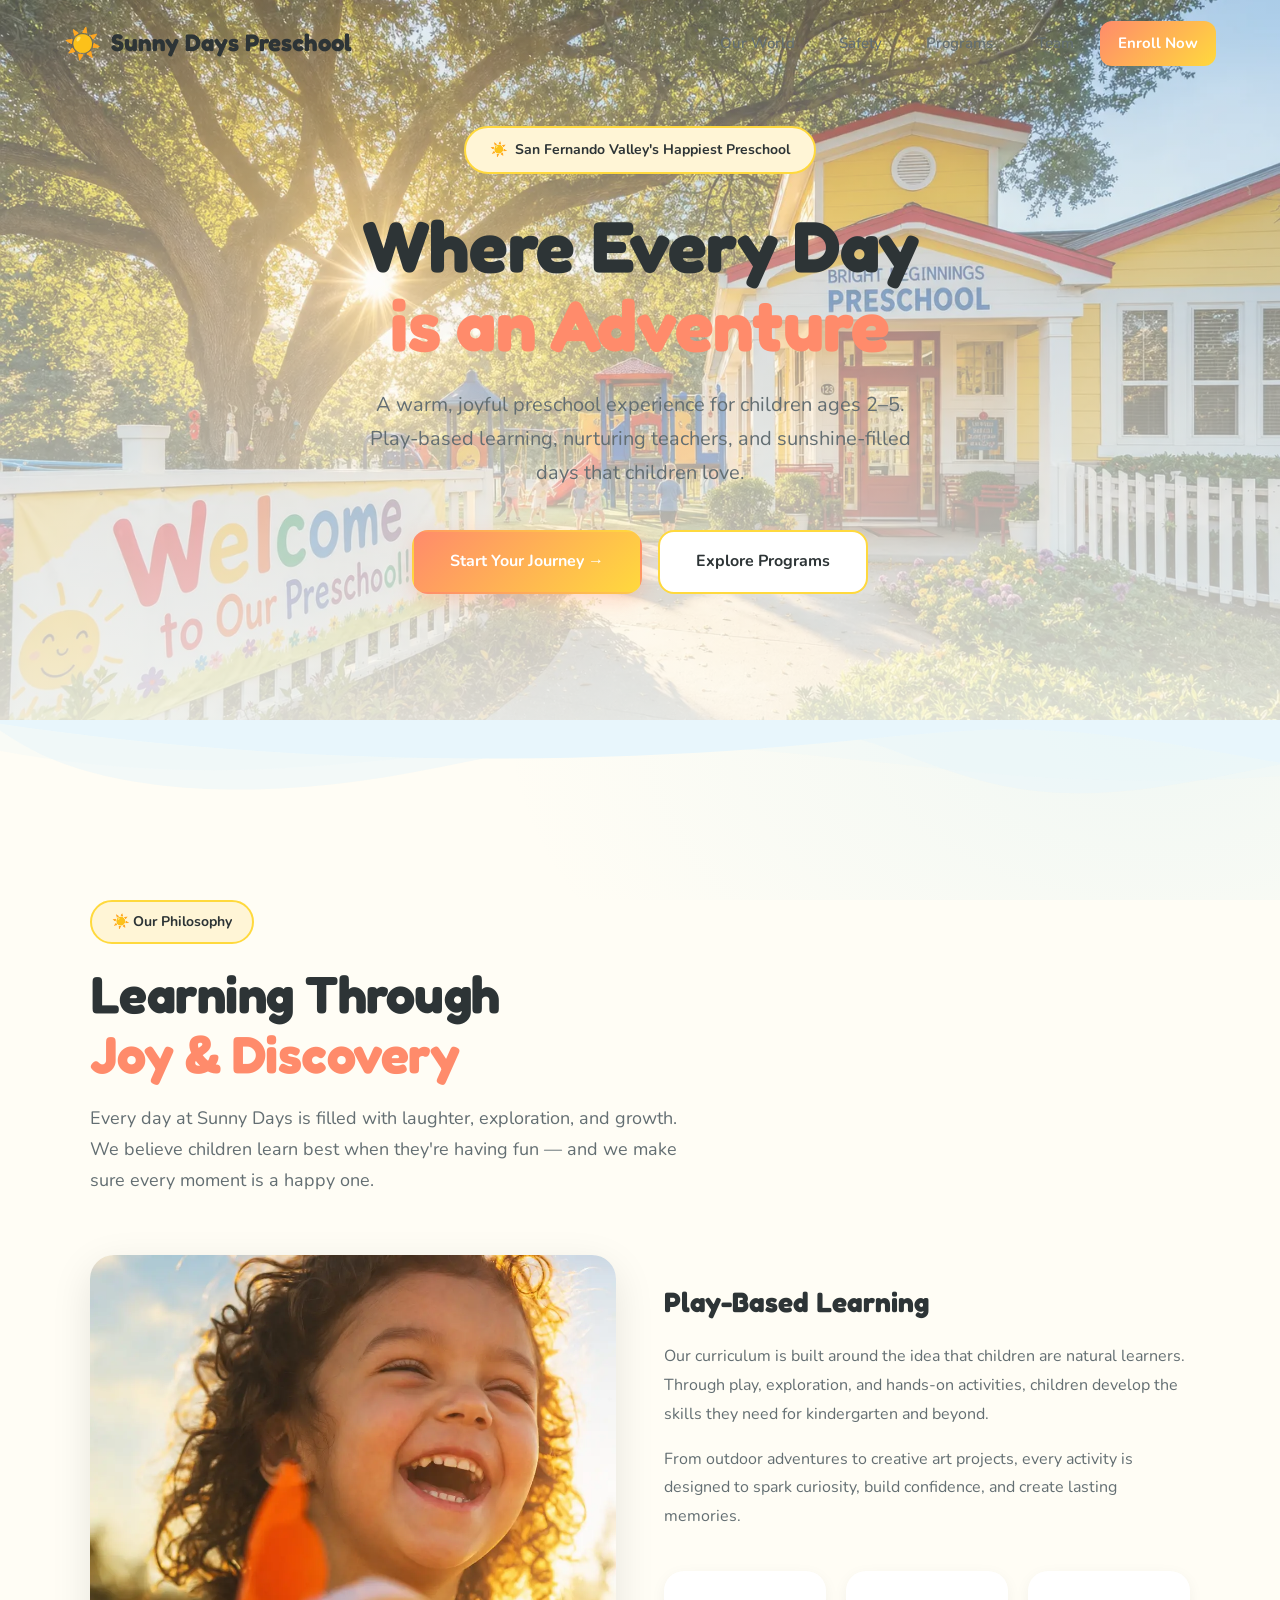
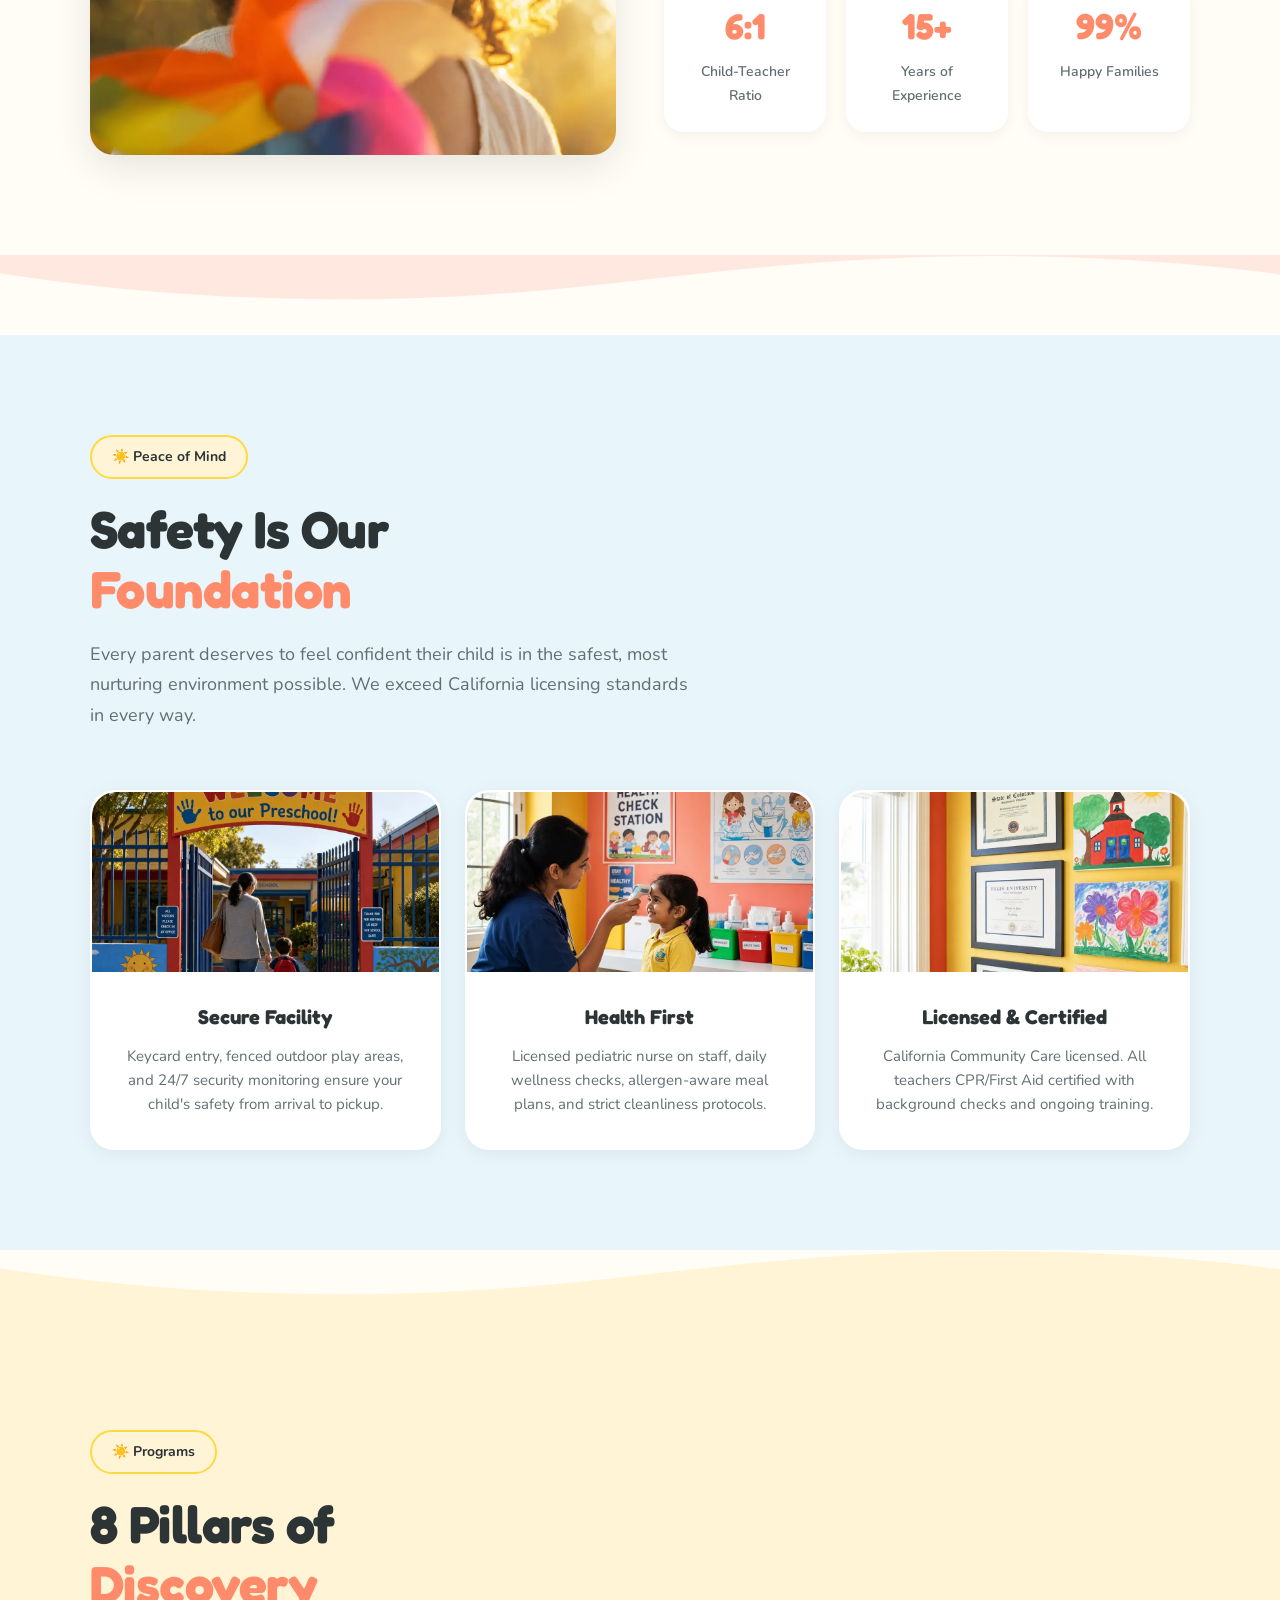
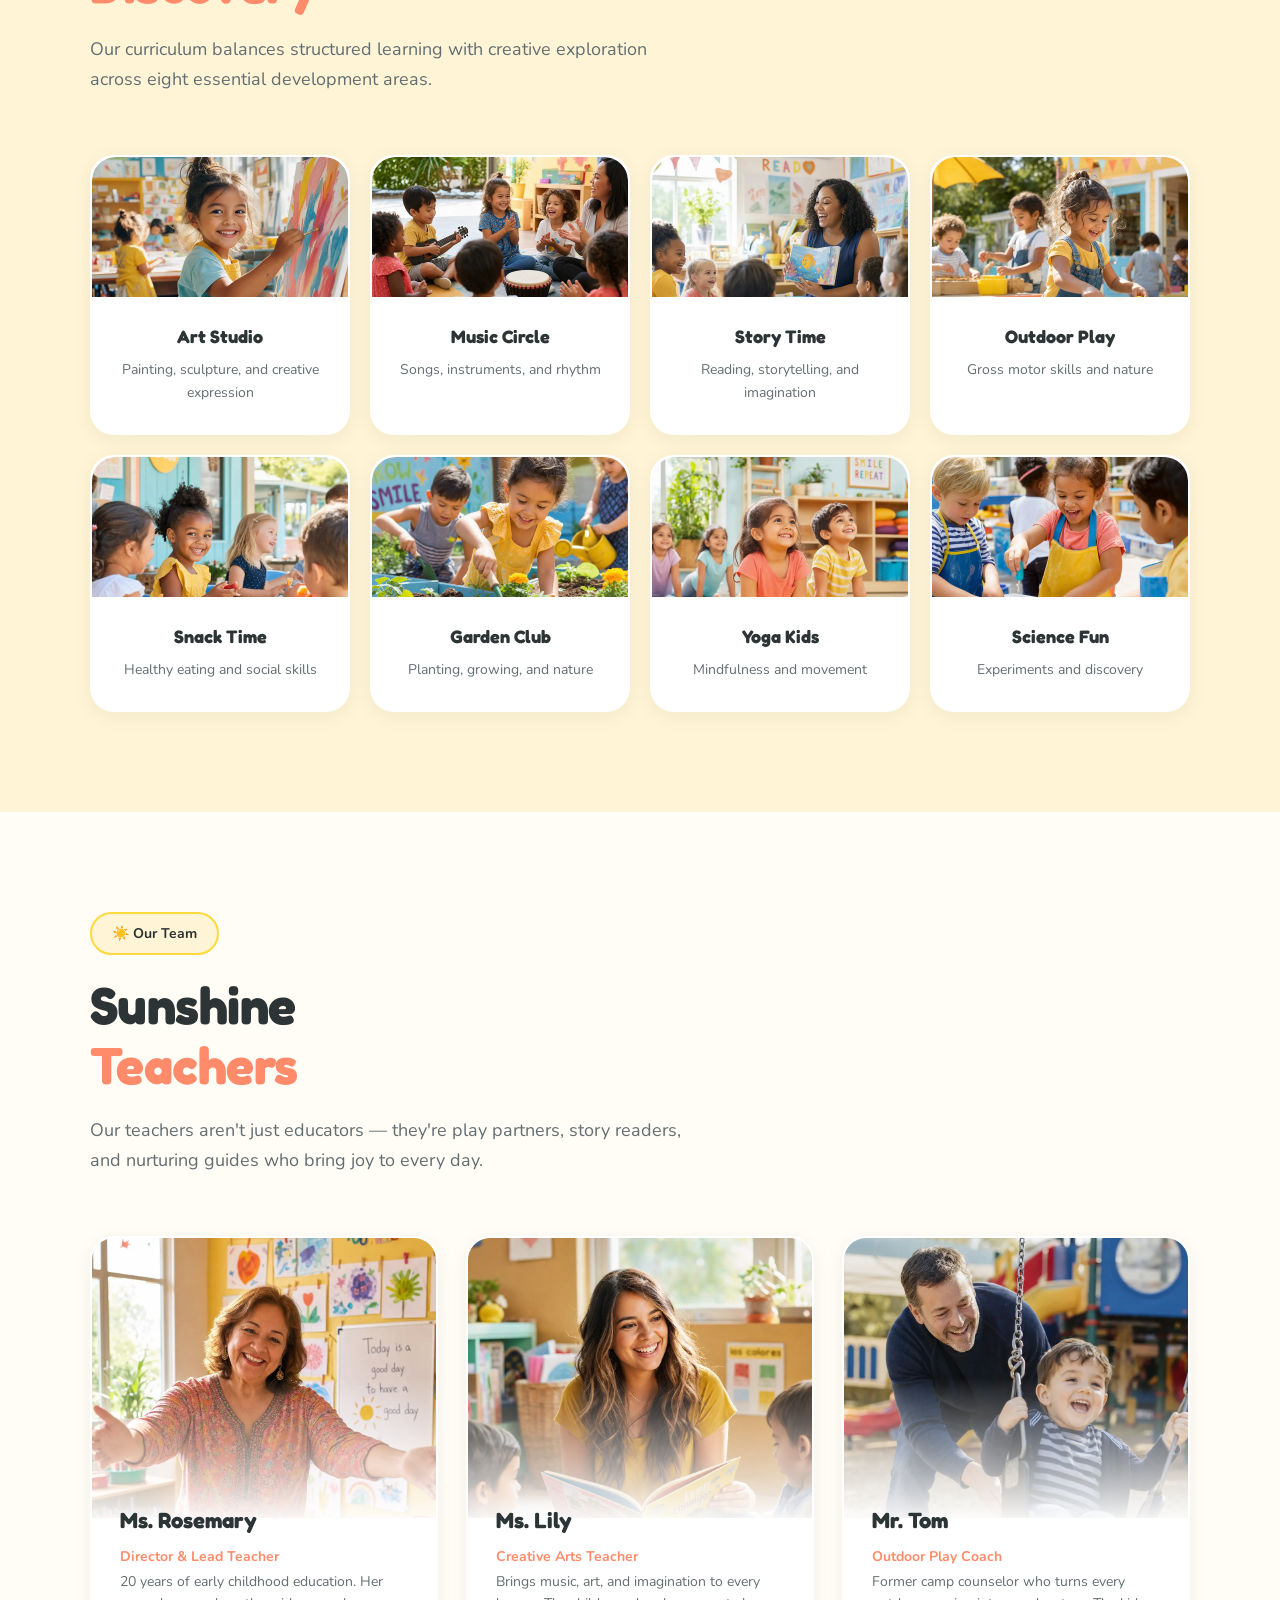
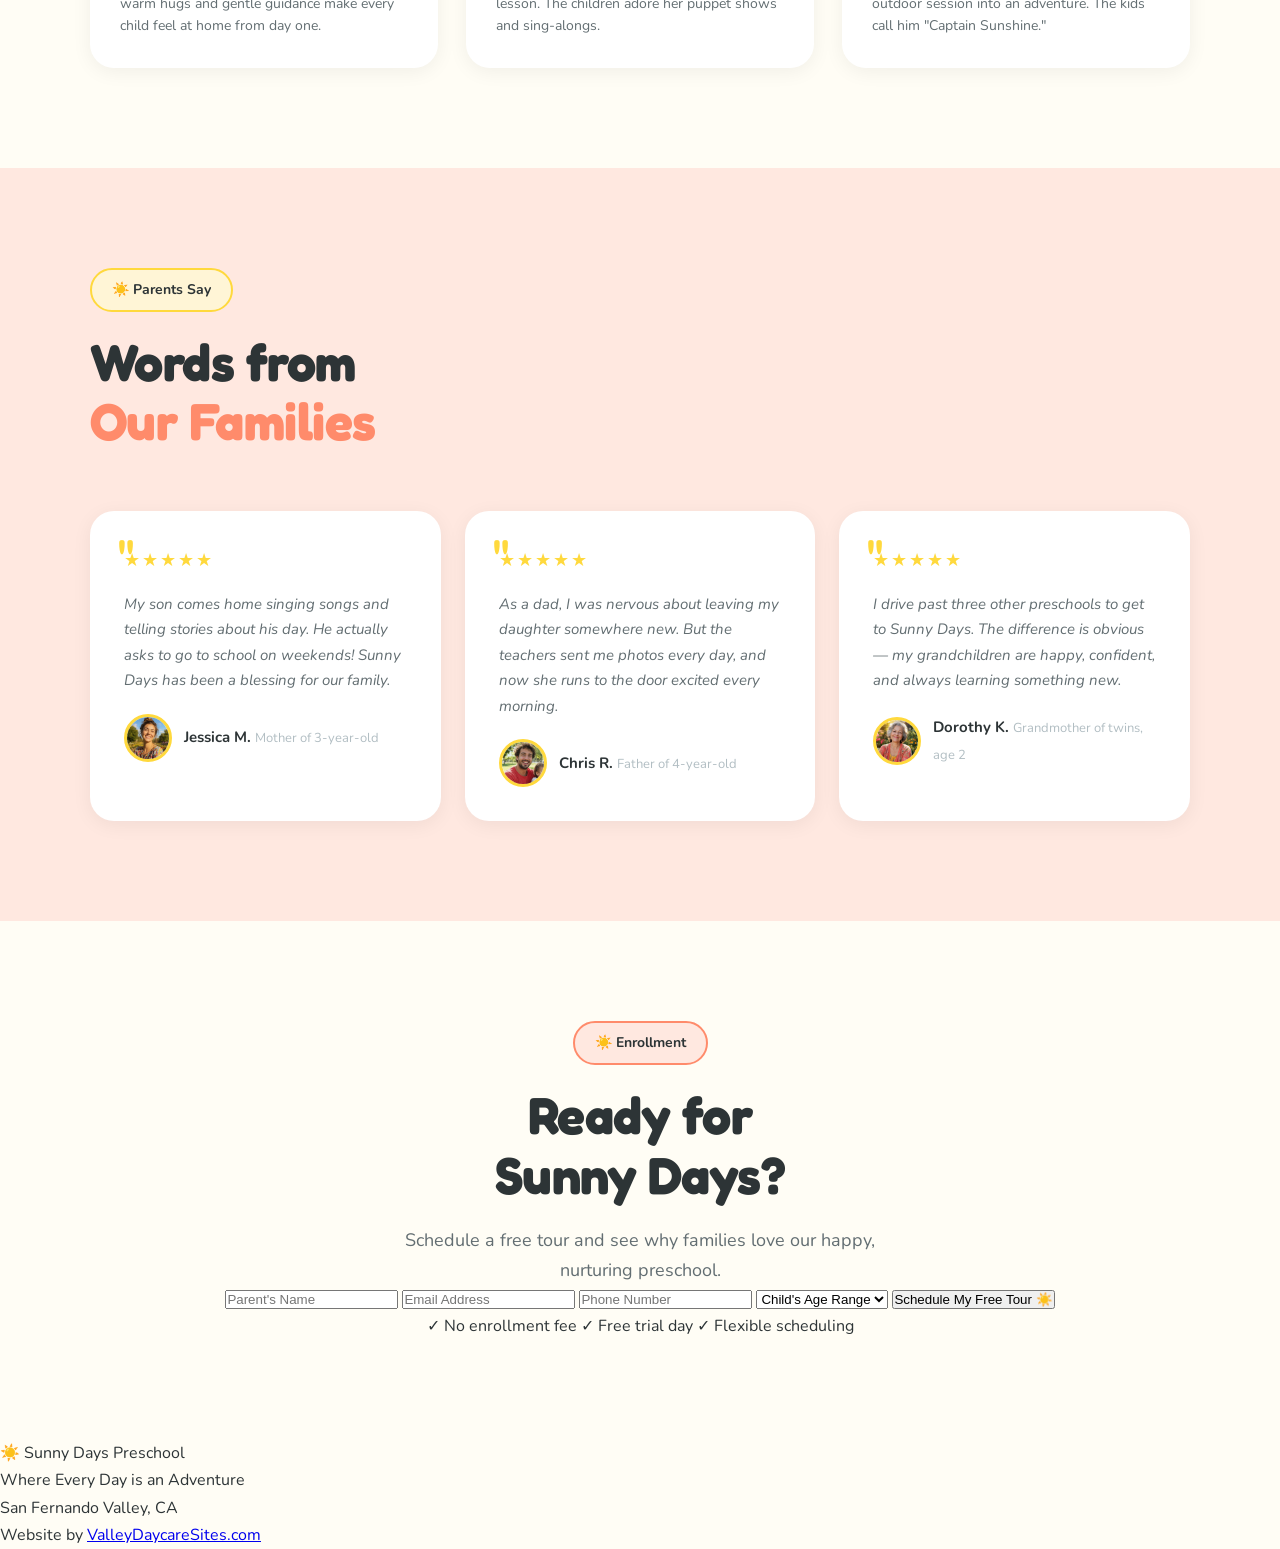
<file: demos/sunny-days-preschool/index.html>
<!DOCTYPE html>
<html lang="en">
<head>
    <meta charset="UTF-8">
    <meta name="viewport" content="width=device-width, initial-scale=1.0">
    <title>Sunny Days Preschool — Where Every Day is an Adventure</title>
    <meta name="description" content="A warm, joyful preschool experience in the San Fernando Valley. Play-based learning, nurturing teachers, and sunshine-filled days for children ages 2–5.">
    <link rel="preconnect" href="https://fonts.googleapis.com">
    <link rel="preconnect" href="https://fonts.gstatic.com" crossorigin>
    <link href="https://fonts.googleapis.com/css2?family=Fredoka:wght@300;400;500;600;700&family=Nunito:wght@300;400;500;600;700;800&display=swap" rel="stylesheet">
    <style>
        /* ===== SUNNY DESIGN SYSTEM ===== */
        :root {
            --sunshine: #FFD93D;
            --sunshine-light: #FFE066;
            --sunshine-pale: #FFF5D6;
            --coral: #FF8B6B;
            --coral-light: #FFB8A3;
            --coral-pale: #FFE8E0;
            --sky: #87CEEB;
            --sky-light: #B8E0F0;
            --sky-pale: #E8F6FC;
            --grass: #90C65E;
            --grass-light: #B8E08A;
            --white: #FFFFFF;
            --cream: #FFFDF5;
            --warm-gray: #F5F0E8;
            --text-dark: #2D3436;
            --text-medium: #636E72;
            --text-light: #B2BEC3;
            --font-display: 'Fredoka', sans-serif;
            --font-body: 'Nunito', sans-serif;
        }

        *, *::before, *::after { margin: 0; padding: 0; box-sizing: border-box; }
        html { scroll-behavior: smooth; }
        
        body {
            font-family: var(--font-body);
            font-size: 16px;
            line-height: 1.7;
            color: var(--text-dark);
            background: var(--cream);
            overflow-x: hidden;
            -webkit-font-smoothing: antialiased;
        }

        /* ===== SUNNY BACKGROUND ===== */
        .sunny-bg {
            position: fixed;
            inset: 0;
            z-index: 0;
            background: 
                radial-gradient(ellipse at 10% 20%, rgba(255,217,61,0.15) 0%, transparent 40%),
                radial-gradient(ellipse at 90% 80%, rgba(135,206,235,0.12) 0%, transparent 40%),
                var(--cream);
        }

        /* ===== ANIMATION KEYFRAMES ===== */
        @keyframes bounce { 0%, 100% { transform: translateY(0); } 50% { transform: translateY(-10px); } }
        @keyframes wiggle { 0%, 100% { transform: rotate(-3deg); } 50% { transform: rotate(3deg); } }
        @keyframes pulse-glow { 0%, 100% { box-shadow: 0 0 20px rgba(255,217,61,0.3); } 50% { box-shadow: 0 0 40px rgba(255,217,61,0.5); } }
        @keyframes reveal-up { from { opacity: 0; transform: translateY(40px); } to { opacity: 1; transform: translateY(0); } }
        @keyframes shimmer { 0% { background-position: -200% center; } 100% { background-position: 200% center; } }
        @keyframes gradient-shift {
            0% { background-position: 0% 50%; }
            50% { background-position: 100% 50%; }
            100% { background-position: 0% 50%; }
        }

        /* ===== REVEAL SYSTEM ===== */
        .reveal {
            opacity: 0;
            transform: translateY(40px);
            transition: all 0.7s cubic-bezier(0.16, 1, 0.3, 1);
        }
        .reveal.visible { opacity: 1; transform: translateY(0); }
        .reveal-delay-1 { transition-delay: 0.1s; }
        .reveal-delay-2 { transition-delay: 0.2s; }
        .reveal-delay-3 { transition-delay: 0.3s; }

        /* ===== CARDS ===== */
        .sunny-card {
            background: var(--white);
            border-radius: 24px;
            box-shadow: 0 4px 20px rgba(0,0,0,0.06);
            border: 2px solid transparent;
            transition: all 0.4s ease;
            overflow: hidden;
        }
        .sunny-card:hover {
            transform: translateY(-6px);
            box-shadow: 0 12px 40px rgba(0,0,0,0.1);
            border-color: var(--sunshine);
        }

        /* ===== NAVIGATION ===== */
        .nav {
            position: fixed;
            top: 0; left: 0; right: 0;
            z-index: 1000;
            padding: 18px 0;
            transition: all 0.4s ease;
        }
        .nav.scrolled {
            background: rgba(255,255,255,0.95);
            backdrop-filter: blur(20px);
            box-shadow: 0 2px 20px rgba(0,0,0,0.08);
            padding: 12px 0;
        }
        .nav-inner {
            max-width: 1200px;
            margin: 0 auto;
            padding: 0 24px;
            display: flex;
            justify-content: space-between;
            align-items: center;
        }
        .nav-logo {
            font-family: var(--font-display);
            font-size: 24px;
            font-weight: 700;
            color: var(--text-dark);
            text-decoration: none;
            display: flex;
            align-items: center;
            gap: 10px;
        }
        .nav-logo-icon {
            font-size: 30px;
            animation: wiggle 3s ease-in-out infinite;
        }
        .nav-links {
            display: flex;
            gap: 8px;
            align-items: center;
        }
        .nav-links a {
            font-family: var(--font-body);
            font-size: 15px;
            font-weight: 600;
            color: var(--text-medium);
            text-decoration: none;
            padding: 10px 18px;
            border-radius: 12px;
            transition: all 0.3s;
        }
        .nav-links a:hover {
            color: var(--coral);
            background: var(--coral-pale);
        }
        .nav-cta {
            background: linear-gradient(135deg, var(--coral), var(--sunshine)) !important;
            color: var(--white) !important;
            font-weight: 700 !important;
        }
        .nav-cta:hover {
            transform: translateY(-2px);
            box-shadow: 0 8px 25px rgba(255,139,107,0.3);
        }
        .mobile-toggle {
            display: none;
            background: none;
            border: none;
            font-size: 24px;
            color: var(--text-dark);
            cursor: pointer;
        }

        /* ===== HERO ===== */
        .hero {
            min-height: 80vh;
            display: flex;
            align-items: center;
            justify-content: center;
            position: relative;
            z-index: 10;
            overflow: hidden;
            background-image: url('assets/images/hero-sunny-welcome.webp');
            background-size: cover;
            background-position: center 30%;
        }
        .hero::after {
            content: '';
            position: absolute;
            inset: 0;
            background: linear-gradient(to bottom, rgba(255,253,245,0.3) 0%, rgba(255,253,245,0.5) 40%, rgba(255,253,245,0.85) 100%);
            z-index: 2;
        }

        .hero-content {
            text-align: center;
            max-width: 900px;
            padding: 0 24px;
            position: relative;
            z-index: 10;
        }

        .hero-badge {
            display: inline-flex;
            align-items: center;
            gap: 8px;
            padding: 10px 24px;
            background: var(--sunshine-pale);
            border: 2px solid var(--sunshine);
            border-radius: 50px;
            font-size: 14px;
            font-weight: 700;
            color: var(--text-dark);
            margin-bottom: 32px;
            animation: pulse-glow 3s ease-in-out infinite;
        }

        .hero h1 {
            font-family: var(--font-display);
            font-size: clamp(40px, 6.5vw, 72px);
            font-weight: 700;
            line-height: 1.1;
            margin-bottom: 24px;
            letter-spacing: -0.01em;
            color: var(--text-dark);
        }
        .hero h1 span {
            color: var(--coral);
        }

        .hero-sub {
            font-size: clamp(16px, 2vw, 20px);
            color: var(--text-medium);
            max-width: 560px;
            margin: 0 auto 40px;
            line-height: 1.7;
        }

        .hero-cta {
            display: flex;
            gap: 16px;
            justify-content: center;
            flex-wrap: wrap;
        }

        .btn {
            display: inline-flex;
            align-items: center;
            gap: 10px;
            padding: 16px 36px;
            border-radius: 16px;
            font-family: var(--font-body);
            font-size: 16px;
            font-weight: 700;
            cursor: pointer;
            transition: all 0.4s cubic-bezier(0.16, 1, 0.3, 1);
            border: 2px solid transparent;
            text-decoration: none;
        }

        .btn-primary {
            background: linear-gradient(135deg, var(--coral), var(--sunshine));
            color: var(--white);
            box-shadow: 0 6px 20px rgba(255,139,107,0.3);
        }
        .btn-primary:hover {
            transform: translateY(-3px) scale(1.02);
            box-shadow: 0 10px 30px rgba(255,139,107,0.4);
        }

        .btn-secondary {
            background: var(--white);
            color: var(--text-dark);
            border-color: var(--sunshine);
        }
        .btn-secondary:hover {
            background: var(--sunshine-pale);
            border-color: var(--coral);
            transform: translateY(-3px);
        }

        /* ===== SECTIONS ===== */
        .section {
            position: relative;
            z-index: 10;
            padding: 100px 24px;
        }
        .section-inner {
            max-width: 1100px;
            margin: 0 auto;
        }

        .section-tag {
            display: inline-flex;
            align-items: center;
            gap: 8px;
            padding: 8px 20px;
            background: var(--sunshine-pale);
            border: 2px solid var(--sunshine);
            border-radius: 50px;
            font-size: 14px;
            font-weight: 700;
            color: var(--text-dark);
            margin-bottom: 20px;
        }

        .section h2 {
            font-family: var(--font-display);
            font-size: clamp(32px, 4.5vw, 52px);
            font-weight: 700;
            line-height: 1.15;
            margin-bottom: 20px;
            letter-spacing: -0.01em;
            color: var(--text-dark);
        }
        .section h2 span {
            color: var(--coral);
        }

        .section-desc {
            font-size: 18px;
            color: var(--text-medium);
            max-width: 600px;
            line-height: 1.7;
        }

        /* ===== WAVE DIVIDERS ===== */
        .wave {
            position: relative;
            width: 100%;
            overflow: hidden;
            line-height: 0;
        }
        .wave svg {
            position: relative;
            display: block;
            width: calc(150% + 1.3px);
            height: 80px;
        }
        .wave-1 svg { fill: var(--sky-pale); }
        .wave-2 svg { fill: var(--coral-pale); }
        .wave-3 svg { fill: var(--sunshine-pale); }

        /* ===== WONDER SECTION ===== */
        .wonder-grid {
            display: grid;
            grid-template-columns: 1fr 1fr;
            gap: 48px;
            align-items: center;
            margin-top: 60px;
        }
        .wonder-visual {
            position: relative;
            height: 500px;
            border-radius: 24px;
            overflow: hidden;
            box-shadow: 0 12px 40px rgba(0,0,0,0.1);
        }
        .wonder-visual img {
            width: 100%;
            height: 100%;
            object-fit: cover;
            object-position: center 30%;
        }
        .wonder-stats {
            display: grid;
            grid-template-columns: repeat(3, 1fr);
            gap: 20px;
            margin-top: 40px;
        }
        .wonder-stat {
            text-align: center;
            padding: 24px;
            background: var(--white);
            border-radius: 20px;
            box-shadow: 0 4px 15px rgba(0,0,0,0.05);
            transition: all 0.3s;
        }
        .wonder-stat:hover {
            transform: translateY(-4px);
            box-shadow: 0 8px 25px rgba(0,0,0,0.1);
        }
        .wonder-stat-number {
            font-family: var(--font-display);
            font-size: 36px;
            font-weight: 700;
            color: var(--coral);
        }
        .wonder-stat-label {
            font-size: 14px;
            color: var(--text-medium);
            margin-top: 4px;
            font-weight: 600;
        }

        /* ===== SAFETY SECTION ===== */
        .safety-grid {
            display: grid;
            grid-template-columns: repeat(3, 1fr);
            gap: 24px;
            margin-top: 60px;
        }
        .safety-card {
            padding: 0;
            text-align: center;
            position: relative;
            overflow: hidden;
        }
        .safety-card .card-image {
            height: 180px;
            overflow: hidden;
            border-radius: 24px 24px 0 0;
        }
        .safety-card .card-image img {
            width: 100%;
            height: 100%;
            object-fit: cover;
            object-position: center 30%;
        }
        .safety-card .card-content {
            padding: 28px 24px 32px;
        }
        .safety-card h3 {
            font-family: var(--font-display);
            font-size: 20px;
            font-weight: 700;
            color: var(--text-dark);
            margin-bottom: 10px;
        }
        .safety-card p {
            font-size: 15px;
            color: var(--text-medium);
            line-height: 1.6;
        }

        /* ===== PROGRAMS SECTION ===== */
        .programs-grid {
            display: grid;
            grid-template-columns: repeat(4, 1fr);
            gap: 20px;
            margin-top: 60px;
        }
        .program-card {
            padding: 0;
            text-align: center;
            position: relative;
            overflow: hidden;
        }
        .program-card .card-image {
            height: 140px;
            overflow: hidden;
            border-radius: 24px 24px 0 0;
        }
        .program-card .card-image img {
            width: 100%;
            height: 100%;
            object-fit: cover;
            object-position: center 30%;
        }
        .program-card .card-content {
            padding: 24px 20px 28px;
        }
        .program-card h4 {
            font-family: var(--font-display);
            font-size: 18px;
            font-weight: 700;
            color: var(--text-dark);
            margin-bottom: 6px;
        }
        .program-card p {
            font-size: 14px;
            color: var(--text-medium);
        }

        /* ===== TEACHERS SECTION ===== */
        .teachers-grid {
            display: grid;
            grid-template-columns: repeat(3, 1fr);
            gap: 28px;
            margin-top: 60px;
        }
        .teacher-card {
            overflow: hidden;
            transition: all 0.5s;
        }
        .teacher-card:hover {
            transform: translateY(-8px);
            box-shadow: 0 20px 60px rgba(0,0,0,0.12);
        }
        .teacher-visual {
            height: 280px;
            position: relative;
            overflow: hidden;
        }
        .teacher-visual img {
            width: 100%;
            height: 100%;
            object-fit: cover;
            object-position: center 20%;
        }
        .teacher-visual::after {
            content: '';
            position: absolute;
            bottom: 0; left: 0; right: 0;
            height: 50%;
            background: linear-gradient(to top, rgba(255,255,255,0.95), transparent);
        }
        .teacher-info {
            padding: 24px 28px 28px;
            margin-top: -40px;
            position: relative;
            z-index: 2;
        }
        .teacher-info h4 {
            font-family: var(--font-display);
            font-size: 22px;
            font-weight: 700;
            color: var(--text-dark);
            margin-bottom: 4px;
        }
        .teacher-role {
            font-size: 14px;
            color: var(--coral);
            font-weight: 700;
            margin-bottom: 10px;
        }
        .teacher-info p {
            font-size: 14px;
            color: var(--text-medium);
            line-height: 1.6;
        }

        /* ===== TESTIMONIALS ===== */
        .testimonials-grid {
            display: grid;
            grid-template-columns: repeat(3, 1fr);
            gap: 24px;
            margin-top: 60px;
        }
        .testimonial-card {
            padding: 32px;
            transition: all 0.5s;
            position: relative;
        }
        .testimonial-card::before {
            content: '"';
            position: absolute;
            top: 16px; left: 24px;
            font-family: var(--font-display);
            font-size: 60px;
            color: var(--sunshine);
            line-height: 1;
        }
        .testimonial-card:hover {
            transform: translateY(-6px);
            border-color: var(--coral);
            box-shadow: 0 16px 50px rgba(0,0,0,0.1);
        }
        .testimonial-stars {
            color: var(--sunshine);
            font-size: 18px;
            letter-spacing: 2px;
            margin-bottom: 16px;
        }
        .testimonial-card > p {
            font-size: 15px;
            color: var(--text-medium);
            line-height: 1.7;
            font-style: italic;
            margin-bottom: 20px;
            position: relative;
            z-index: 1;
        }
        .testimonial-author {
            display: flex;
            align-items: center;
            gap: 12px;
        }
        .testimonial-avatar {
            width: 48px;
            height: 48px;
            border-radius: 50%;
            overflow: hidden;
            flex-shrink: 0;
            border: 3px solid var(--sunshine);
        }
        .testimonial-avatar img {
            width: 100%;
            height: 100%;
            object-fit: cover;
        }
        .testimonial-author strong {
            font-size: 15px;
            color: var(--text-dark);
        }
        .testimonial-author span {
            font-size: 13px;
            color: var(--text-light);
        }

        /* ===== ENROLLMENT ===== */
        .enroll {
            text-align: center;
            background-image: url('assets/images/enrollment-sunny-welcome.webp
            background-size: cover;
            background-position: center 40%;
            position: relative;
        }
        .enroll::before {
            content: '';
            position: absolute;
            inset: 0;
            background: rgba(255,253,245,0.88);
            z-index: 0;
        }
        .enroll .section-inner {
            position: relative;
            z-index: 10;
        }
        .enroll-form {
            max-width: 480px;
            margin: 40px auto 0;
            padding: 40px;
            background: var(--white);
            border-radius: 24px;
            box-shadow: 0 8px 30px rgba(0,0,0,0.08);
        }
        .enroll-form input,
        .enroll-form select {
            width: 100%;
            padding: 16px 20px;
            margin-bottom: 16px;
            border-radius: 14px;
            border: 2px solid var(--warm-gray);
            background: var(--white);
            color: var(--text-dark);
            font-family: var(--font-body);
            font-size: 15px;
            transition: all 0.3s;
        }
        .enroll-form input::placeholder { color: var(--text-light); }
        .enroll-form input:focus,
        .enroll-form select:focus {
            outline: none;
            border-color: var(--coral);
            box-shadow: 0 0 0 3px rgba(255,139,107,0.15);
        }
        .enroll-form button {
            width: 100%;
            padding: 18px;
            border-radius: 14px;
            border: none;
            background: linear-gradient(135deg, var(--coral), var(--sunshine));
            color: var(--white);
            font-family: var(--font-body);
            font-size: 17px;
            font-weight: 700;
            cursor: pointer;
            transition: all 0.4s;
        }
        .enroll-form button:hover {
            transform: translateY(-2px);
            box-shadow: 0 10px 30px rgba(255,139,107,0.3);
        }
        .enroll-perks {
            display: flex;
            gap: 32px;
            justify-content: center;
            margin-top: 32px;
            flex-wrap: wrap;
        }
        .enroll-perk {
            font-size: 14px;
            color: var(--text-medium);
            font-weight: 600;
        }

        /* ===== FOOTER ===== */
        .footer {
            position: relative;
            z-index: 10;
            background: var(--text-dark);
            padding: 48px 24px 24px;
            text-align: center;
        }
        .footer-logo {
            font-family: var(--font-display);
            font-size: 24px;
            font-weight: 700;
            color: var(--white);
            margin-bottom: 12px;
        }
        .footer p {
            font-size: 14px;
            color: var(--text-light);
            margin-bottom: 8px;
        }
        .footer-credit a {
            color: var(--sunshine);
            text-decoration: none;
        }

        /* ===== MOBILE ===== */
        @media (max-width: 768px) {
            .nav-links { display: none; }
            .mobile-toggle { display: block; }
            .hero h1 { font-size: 36px; }
            .wonder-grid,
            .safety-grid,
            .programs-grid,
            .teachers-grid,
            .testimonials-grid {
                grid-template-columns: 1fr;
            }
            .wonder-stats { grid-template-columns: 1fr; }
            .wonder-visual { height: 350px; }
            .section { padding: 60px 20px; }
            .enroll-form { padding: 24px; }
        }
    </style>
</head>
<body>

    <!-- Sunny Background -->
    <div class="sunny-bg"></div>

    <!-- Navigation -->
    <nav class="nav" id="nav">
        <div class="nav-inner">
            <a href="#" class="nav-logo">
                <span class="nav-logo-icon">☀️</span>
                Sunny Days Preschool
            </a>
            <div class="nav-links">
                <a href="#wonder">Our World</a>
                <a href="#safety">Safety</a>
                <a href="#programs">Programs</a>
                <a href="#teachers">Team</a>
                <a href="#enroll" class="nav-cta">Enroll Now</a>
            </div>
            <button class="mobile-toggle" id="mobileToggle">☰</button>
        </div>
    </nav>

    <!-- Hero -->
    <section class="hero">
        <div class="hero-content">
            <div class="hero-badge">
                <span>☀️</span>
                San Fernando Valley's Happiest Preschool
            </div>
            <h1>
                Where Every Day<br>
                <span>is an Adventure</span>
            </h1>
            <p class="hero-sub">A warm, joyful preschool experience for children ages 2–5. Play-based learning, nurturing teachers, and sunshine-filled days that children love.</p>
            <div class="hero-cta">
                <a href="#enroll" class="btn btn-primary">Start Your Journey →</a>
                <a href="#programs" class="btn btn-secondary">Explore Programs</a>
            </div>
        </div>
    </section>

    <!-- Wave Divider -->
    <div class="wave wave-1">
        <svg viewBox="0 0 1200 120" preserveAspectRatio="none">
            <path d="M0,0V46.29c47.79,22.2,103.59,32.17,158,28,70.36-5.37,136.33-33.31,206.8-37.5C438.64,32.43,512.34,53.67,583,72.05c69.27,18,138.3,24.88,209.4,13.08,36.15-6,69.85-17.84,104.45-29.34C989.49,25,1113-14.29,1200,52.47V0Z" opacity="0.25"></path>
            <path d="M0,0V15.81C13,36.92,27.64,56.86,47.69,72.05,99.41,111.27,165,111,224.58,91.58c31.15-10.15,60.09-26.07,89.67-39.8,40.92-19,84.73-46,130.83-49.67,36.26-2.85,70.9,9.42,98.6,31.56,31.77,25.39,62.32,62,103.63,73,40.44,10.79,81.35-6.69,119.13-24.28s75.16-39,116.92-43.05c59.73-5.85,113.28,22.88,168.9,38.84,30.2,8.66,59,6.17,87.09-7.5,22.43-10.89,48-26.93,60.65-49.24V0Z" opacity="0.5"></path>
            <path d="M0,0V5.63C149.93,59,314.09,71.32,475.83,42.57c43-7.64,84.23-20.12,127.61-26.46,59-8.63,112.48,12.24,165.56,35.4C827.93,77.22,886,95.24,951.2,90c86.53-7,172.46-45.71,248.8-84.81V0Z"></path>
        </svg>
    </div>

    <!-- Wonder Section -->
    <section class="section" id="wonder">
        <div class="section-inner">
            <div class="section-tag reveal">☀️ Our Philosophy</div>
            <h2 class="reveal reveal-delay-1">
                Learning Through<br>
                <span>Joy & Discovery</span>
            </h2>
            <p class="section-desc reveal reveal-delay-2">Every day at Sunny Days is filled with laughter, exploration, and growth. We believe children learn best when they're having fun — and we make sure every moment is a happy one.</p>

            <div class="wonder-grid">
                <div class="wonder-visual reveal">
                    <img src="assets/images/wonder-play-based.webp" alt="Child experiencing joy">
                </div>
                <div class="reveal reveal-delay-2">
                    <h3 style="font-family: var(--font-display); font-size: 28px; color: var(--text-dark); margin-bottom: 16px;">Play-Based Learning</h3>
                    <p style="font-size: 16px; color: var(--text-medium); line-height: 1.8; margin-bottom: 16px;">Our curriculum is built around the idea that children are natural learners. Through play, exploration, and hands-on activities, children develop the skills they need for kindergarten and beyond.</p>
                    <p style="font-size: 16px; color: var(--text-medium); line-height: 1.8;">From outdoor adventures to creative art projects, every activity is designed to spark curiosity, build confidence, and create lasting memories.</p>

                    <div class="wonder-stats">
                        <div class="wonder-stat">
                            <div class="wonder-stat-number">6:1</div>
                            <div class="wonder-stat-label">Child-Teacher Ratio</div>
                        </div>
                        <div class="wonder-stat">
                            <div class="wonder-stat-number">15+</div>
                            <div class="wonder-stat-label">Years of Experience</div>
                        </div>
                        <div class="wonder-stat">
                            <div class="wonder-stat-number">99%</div>
                            <div class="wonder-stat-label">Happy Families</div>
                        </div>
                    </div>
                </div>
            </div>
        </div>
    </section>

    <!-- Wave Divider -->
    <div class="wave wave-2">
        <svg viewBox="0 0 1200 120" preserveAspectRatio="none">
            <path d="M321.39,56.44c58-10.79,114.16-30.13,172-41.86,82.39-16.72,168.19-17.73,250.45-.39C823.78,31,906.67,72,985.66,92.83c70.05,18.48,146.53,26.09,214.34,3V0H0V27.35A600.21,600.21,0,0,0,321.39,56.44Z"></path>
        </svg>
    </div>

    <!-- Safety Section -->
    <section class="section" id="safety" style="background: var(--sky-pale);">
        <div class="section-inner">
            <div class="section-tag reveal">☀️ Peace of Mind</div>
            <h2 class="reveal reveal-delay-1">
                Safety Is Our<br>
                <span>Foundation</span>
            </h2>
            <p class="section-desc reveal reveal-delay-2">Every parent deserves to feel confident their child is in the safest, most nurturing environment possible. We exceed California licensing standards in every way.</p>

            <div class="safety-grid">
                <div class="safety-card sunny-card reveal">
                    <div class="card-image">
                        <img src="assets/images/safety-secure-gates.webp" alt="Secure Facility">
                    </div>
                    <div class="card-content">
                        <h3>Secure Facility</h3>
                        <p>Keycard entry, fenced outdoor play areas, and 24/7 security monitoring ensure your child's safety from arrival to pickup.</p>
                    </div>
                </div>
                <div class="safety-card sunny-card reveal reveal-delay-1">
                    <div class="card-image">
                        <img src="assets/images/safety-health-check.webp" alt="Health First">
                    </div>
                    <div class="card-content">
                        <h3>Health First</h3>
                        <p>Licensed pediatric nurse on staff, daily wellness checks, allergen-aware meal plans, and strict cleanliness protocols.</p>
                    </div>
                </div>
                <div class="safety-card sunny-card reveal reveal-delay-2">
                    <div class="card-image">
                        <img src="assets/images/safety-credentials.webp" alt="Licensed & Certified">
                    </div>
                    <div class="card-content">
                        <h3>Licensed & Certified</h3>
                        <p>California Community Care licensed. All teachers CPR/First Aid certified with background checks and ongoing training.</p>
                    </div>
                </div>
            </div>
        </div>
    </section>

    <!-- Wave Divider -->
    <div class="wave wave-3">
        <svg viewBox="0 0 1200 120" preserveAspectRatio="none">
            <path d="M985.66,92.83C906.67,72,823.78,31,743.84,14.19c-82.26-17.34-168.06-16.33-250.45.39-57.84,11.73-114,31.07-172,41.86A600.21,600.21,0,0,1,0,27.35V120H1200V95.8C1132.19,118.92,1055.71,111.31,985.66,92.83Z"></path>
        </svg>
    </div>

    <!-- Programs Section -->
    <section class="section" id="programs" style="background: var(--sunshine-pale);">
        <div class="section-inner">
            <div class="section-tag reveal">☀️ Programs</div>
            <h2 class="reveal reveal-delay-1">
                8 Pillars of<br>
                <span>Discovery</span>
            </h2>
            <p class="section-desc reveal reveal-delay-2">Our curriculum balances structured learning with creative exploration across eight essential development areas.</p>

            <div class="programs-grid">
                <div class="program-card sunny-card reveal">
                    <div class="card-image">
                        <img src="assets/images/program-art-studio.webp" alt="Art Studio">
                    </div>
                    <div class="card-content">
                        <h4>Art Studio</h4>
                        <p>Painting, sculpture, and creative expression</p>
                    </div>
                </div>
                <div class="program-card sunny-card reveal reveal-delay-1">
                    <div class="card-image">
                        <img src="assets/images/program-music-circle.webp" alt="Music Circle">
                    </div>
                    <div class="card-content">
                        <h4>Music Circle</h4>
                        <p>Songs, instruments, and rhythm</p>
                    </div>
                </div>
                <div class="program-card sunny-card reveal reveal-delay-2">
                    <div class="card-image">
                        <img src="assets/images/program-story-time.webp" alt="Story Time">
                    </div>
                    <div class="card-content">
                        <h4>Story Time</h4>
                        <p>Reading, storytelling, and imagination</p>
                    </div>
                </div>
                <div class="program-card sunny-card reveal reveal-delay-3">
                    <div class="card-image">
                        <img src="assets/images/program-outdoor-play.webp" alt="Outdoor Play">
                    </div>
                    <div class="card-content">
                        <h4>Outdoor Play</h4>
                        <p>Gross motor skills and nature</p>
                    </div>
                </div>
                <div class="program-card sunny-card reveal">
                    <div class="card-image">
                        <img src="assets/images/program-snack-time.webp" alt="Snack Time">
                    </div>
                    <div class="card-content">
                        <h4>Snack Time</h4>
                        <p>Healthy eating and social skills</p>
                    </div>
                </div>
                <div class="program-card sunny-card reveal reveal-delay-1">
                    <div class="card-image">
                        <img src="assets/images/program-garden-club.webp" alt="Garden Club">
                    </div>
                    <div class="card-content">
                        <h4>Garden Club</h4>
                        <p>Planting, growing, and nature</p>
                    </div>
                </div>
                <div class="program-card sunny-card reveal reveal-delay-2">
                    <div class="card-image">
                        <img src="assets/images/program-yoga-kids.webp" alt="Yoga Kids">
                    </div>
                    <div class="card-content">
                        <h4>Yoga Kids</h4>
                        <p>Mindfulness and movement</p>
                    </div>
                </div>
                <div class="program-card sunny-card reveal reveal-delay-3">
                    <div class="card-image">
                        <img src="assets/images/program-science-fun.webp" alt="Science Fun">
                    </div>
                    <div class="card-content">
                        <h4>Science Fun</h4>
                        <p>Experiments and discovery</p>
                    </div>
                </div>
            </div>
        </div>
    </section>

    <!-- Teachers Section -->
    <section class="section" id="teachers">
        <div class="section-inner">
            <div class="section-tag reveal">☀️ Our Team</div>
            <h2 class="reveal reveal-delay-1">
                Sunshine<br>
                <span>Teachers</span>
            </h2>
            <p class="section-desc reveal reveal-delay-2">Our teachers aren't just educators — they're play partners, story readers, and nurturing guides who bring joy to every day.</p>

            <div class="teachers-grid">
                <div class="teacher-card sunny-card reveal">
                    <div class="teacher-visual">
                        <img src="assets/images/teacher-sunny-director.webp" alt="Ms. Rosemary">
                    </div>
                    <div class="teacher-info">
                        <h4>Ms. Rosemary</h4>
                        <span class="teacher-role">Director & Lead Teacher</span>
                        <p>20 years of early childhood education. Her warm hugs and gentle guidance make every child feel at home from day one.</p>
                    </div>
                </div>
                <div class="teacher-card sunny-card reveal reveal-delay-1">
                    <div class="teacher-visual">
                        <img src="assets/images/teacher-sunny-teacher.webp" alt="Ms. Lily">
                    </div>
                    <div class="teacher-info">
                        <h4>Ms. Lily</h4>
                        <span class="teacher-role">Creative Arts Teacher</span>
                        <p>Brings music, art, and imagination to every lesson. The children adore her puppet shows and sing-alongs.</p>
                    </div>
                </div>
                <div class="teacher-card sunny-card reveal reveal-delay-2">
                    <div class="teacher-visual">
                        <img src="assets/images/teacher-sunny-helper.webp" alt="Mr. Tom">
                    </div>
                    <div class="teacher-info">
                        <h4>Mr. Tom</h4>
                        <span class="teacher-role">Outdoor Play Coach</span>
                        <p>Former camp counselor who turns every outdoor session into an adventure. The kids call him "Captain Sunshine."</p>
                    </div>
                </div>
            </div>
        </div>
    </section>

    <!-- Testimonials Section -->
    <section class="section" id="parents" style="background: var(--coral-pale);">
        <div class="section-inner">
            <div class="section-tag reveal">☀️ Parents Say</div>
            <h2 class="reveal reveal-delay-1">
                Words from<br>
                <span>Our Families</span>
            </h2>

            <div class="testimonials-grid">
                <div class="testimonial-card sunny-card reveal">
                    <div class="testimonial-stars">★★★★★</div>
                    <p>My son comes home singing songs and telling stories about his day. He actually asks to go to school on weekends! Sunny Days has been a blessing for our family.</p>
                    <div class="testimonial-author">
                        <div class="testimonial-avatar">
                            <img src="assets/images/testimonial-sunny-mom.webp" alt="Jessica M.">
                        </div>
                        <div>
                            <strong>Jessica M.</strong>
                            <span>Mother of 3-year-old</span>
                        </div>
                    </div>
                </div>
                <div class="testimonial-card sunny-card reveal reveal-delay-1">
                    <div class="testimonial-stars">★★★★★</div>
                    <p>As a dad, I was nervous about leaving my daughter somewhere new. But the teachers sent me photos every day, and now she runs to the door excited every morning.</p>
                    <div class="testimonial-author">
                        <div class="testimonial-avatar">
                            <img src="assets/images/testimonial-sunny-dad.webp" alt="Chris R.">
                        </div>
                        <div>
                            <strong>Chris R.</strong>
                            <span>Father of 4-year-old</span>
                        </div>
                    </div>
                </div>
                <div class="testimonial-card sunny-card reveal reveal-delay-2">
                    <div class="testimonial-stars">★★★★★</div>
                    <p>I drive past three other preschools to get to Sunny Days. The difference is obvious — my grandchildren are happy, confident, and always learning something new.</p>
                    <div class="testimonial-author">
                        <div class="testimonial-avatar">
                            <img src="assets/images/testimonial-sunny-grandma.webp" alt="Dorothy K.">
                        </div>
                        <div>
                            <strong>Dorothy K.</strong>
                            <span>Grandmother of twins, age 2</span>
                        </div>
                    </div>
                </div>
            </div>
        </div>
    </section>

    <!-- Enrollment Section -->
    <section class="section enroll" id="enroll">
        <div class="section-inner">
            <div class="section-tag" style="background: var(--coral-pale); border-color: var(--coral);">☀️ Enrollment</div>
            <h2>Ready for<br>Sunny Days?</h2>
            <p style="font-size: 18px; color: var(--text-medium); max-width: 500px; margin: 0 auto;">Schedule a free tour and see why families love our happy, nurturing preschool.</p>

            <form class="enroll-form" id="enrollForm">
                <input type="text" placeholder="Parent's Name" required>
                <input type="email" placeholder="Email Address" required>
                <input type="tel" placeholder="Phone Number" required>
                <select required>
                    <option value="">Child's Age Range</option>
                    <option>Ages 2–3</option>
                    <option>Ages 3–4</option>
                    <option>Ages 4–5</option>
                </select>
                <button type="submit">Schedule My Free Tour ☀️</button>
            </form>

            <div class="enroll-perks">
                <span class="enroll-perk">✓ No enrollment fee</span>
                <span class="enroll-perk">✓ Free trial day</span>
                <span class="enroll-perk">✓ Flexible scheduling</span>
            </div>
        </div>
    </section>

    <!-- Footer -->
    <footer class="footer">
        <div class="footer-logo">☀️ Sunny Days Preschool</div>
        <p>Where Every Day is an Adventure</p>
        <p>San Fernando Valley, CA</p>
        <p class="footer-credit">Website by <a href="https://valleydaycaresites.com" target="_blank">ValleyDaycareSites.com</a></p>
    </footer>

    <script>
        // Scroll reveal
        const observer = new IntersectionObserver((entries) => {
            entries.forEach(entry => {
                if (entry.isIntersecting) {
                    entry.target.classList.add('visible');
                }
            });
        }, { threshold: 0.1, rootMargin: '0px 0px -50px 0px' });

        document.querySelectorAll('.reveal').forEach(el => observer.observe(el));

        // Nav scroll effect
        const nav = document.getElementById('nav');
        window.addEventListener('scroll', () => {
            nav.classList.toggle('scrolled', window.scrollY > 50);
        });

        // Form handling
        document.getElementById('enrollForm').addEventListener('submit', (e) => {
            e.preventDefault();
            alert('Thank you! We will contact you within 24 hours to schedule your tour.');
        });
    </script>
</body>
</html>
</file>
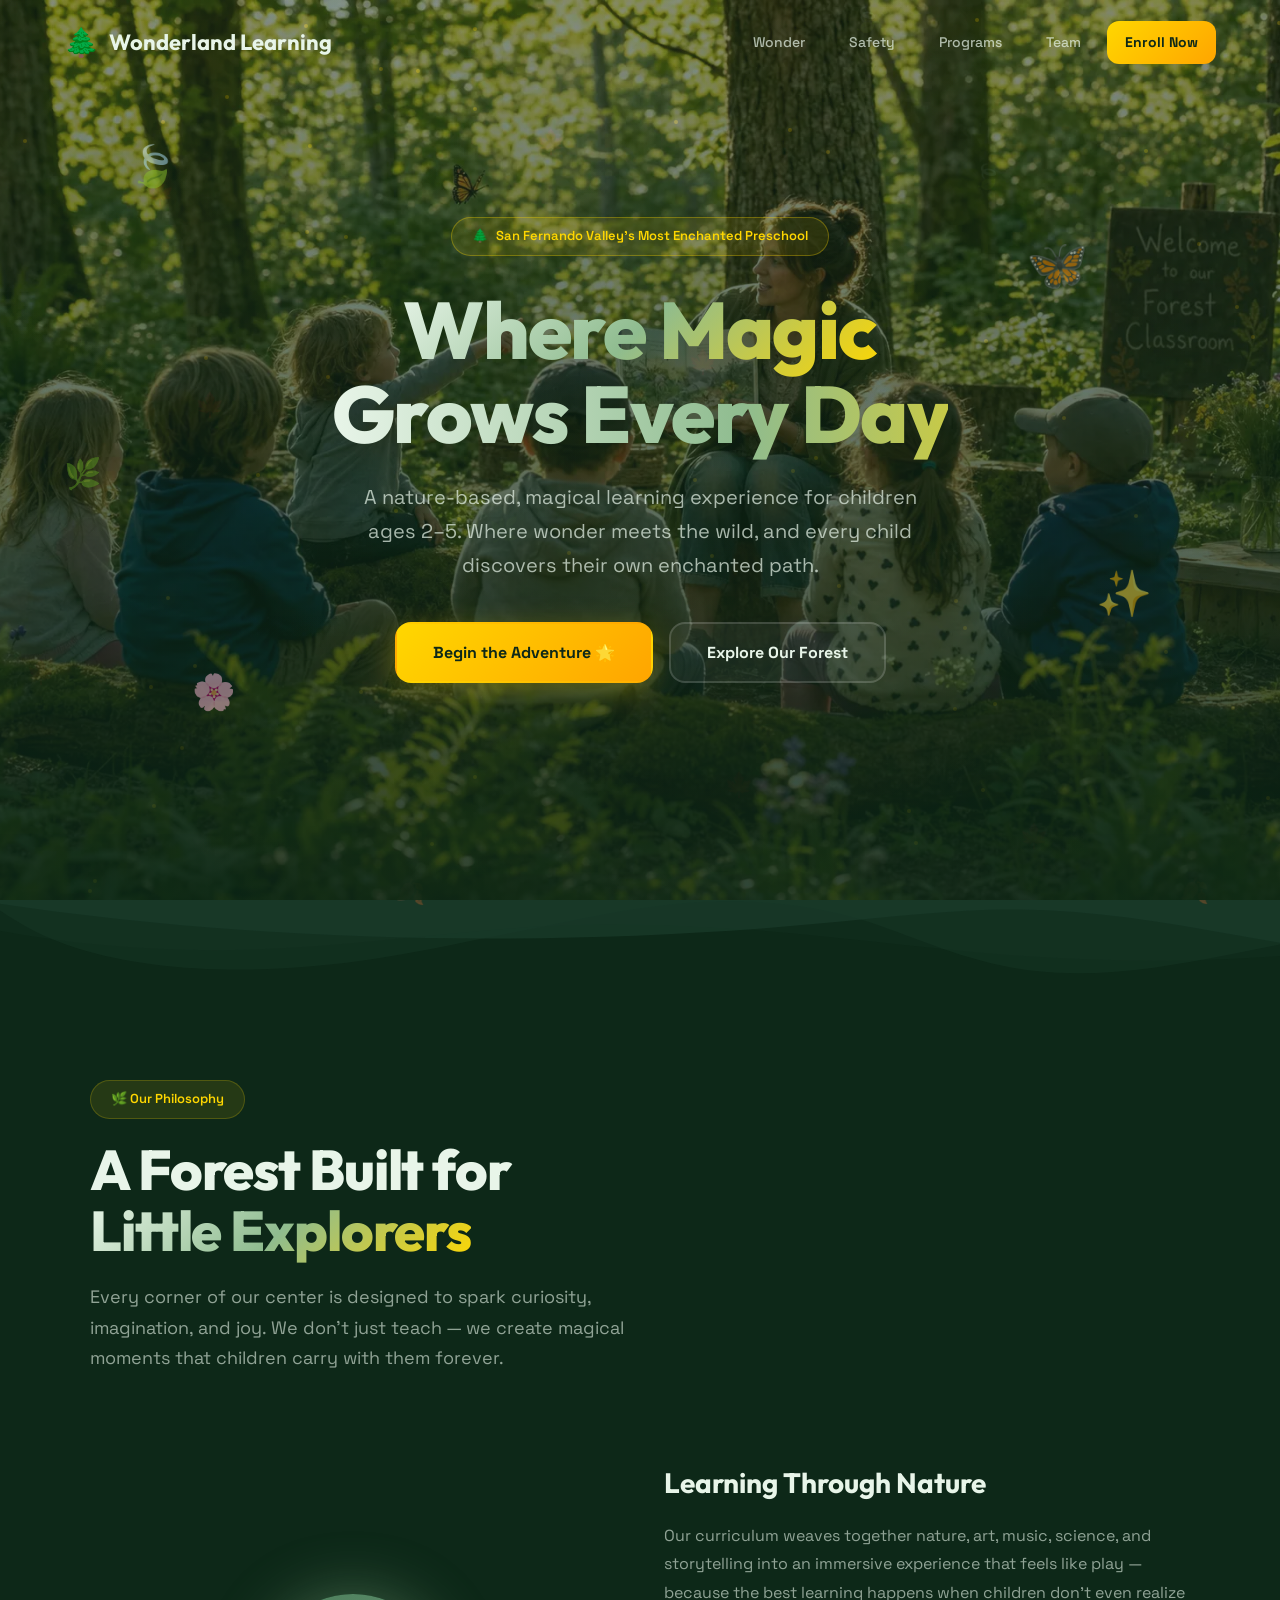
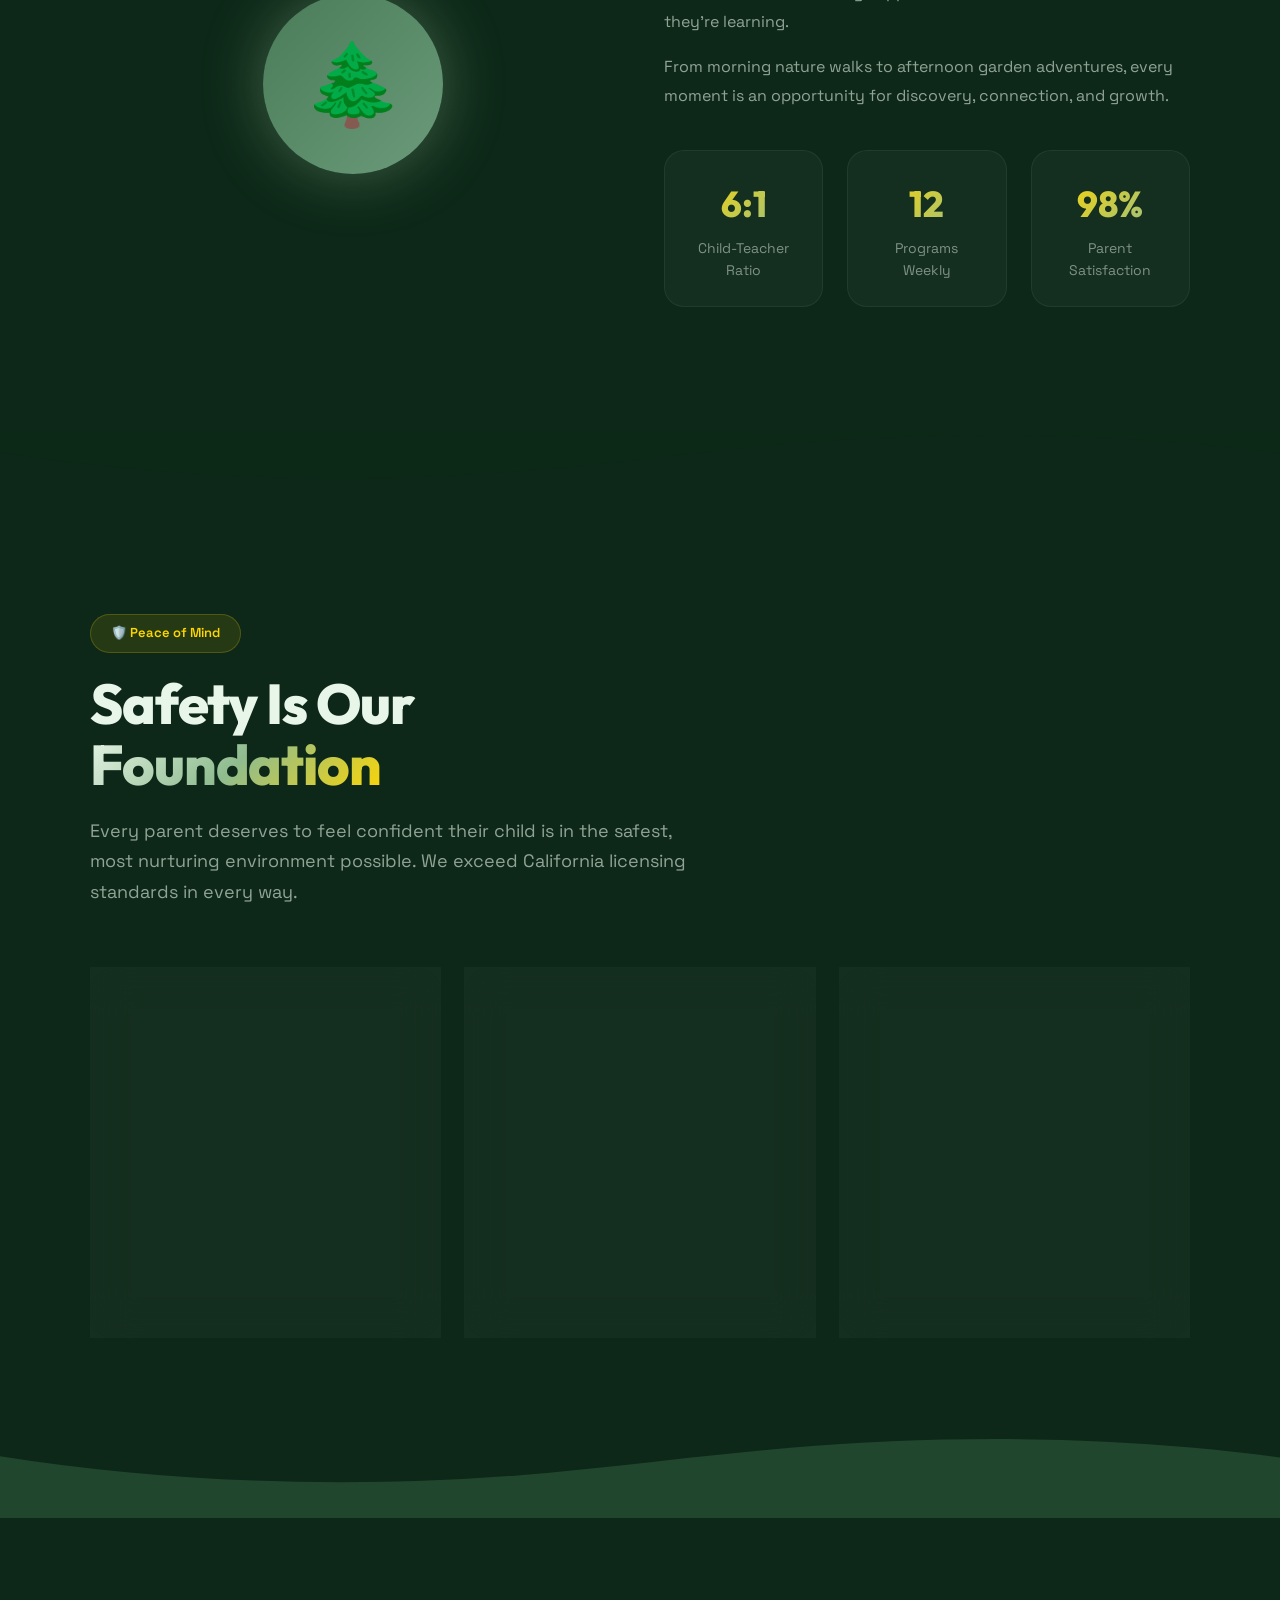
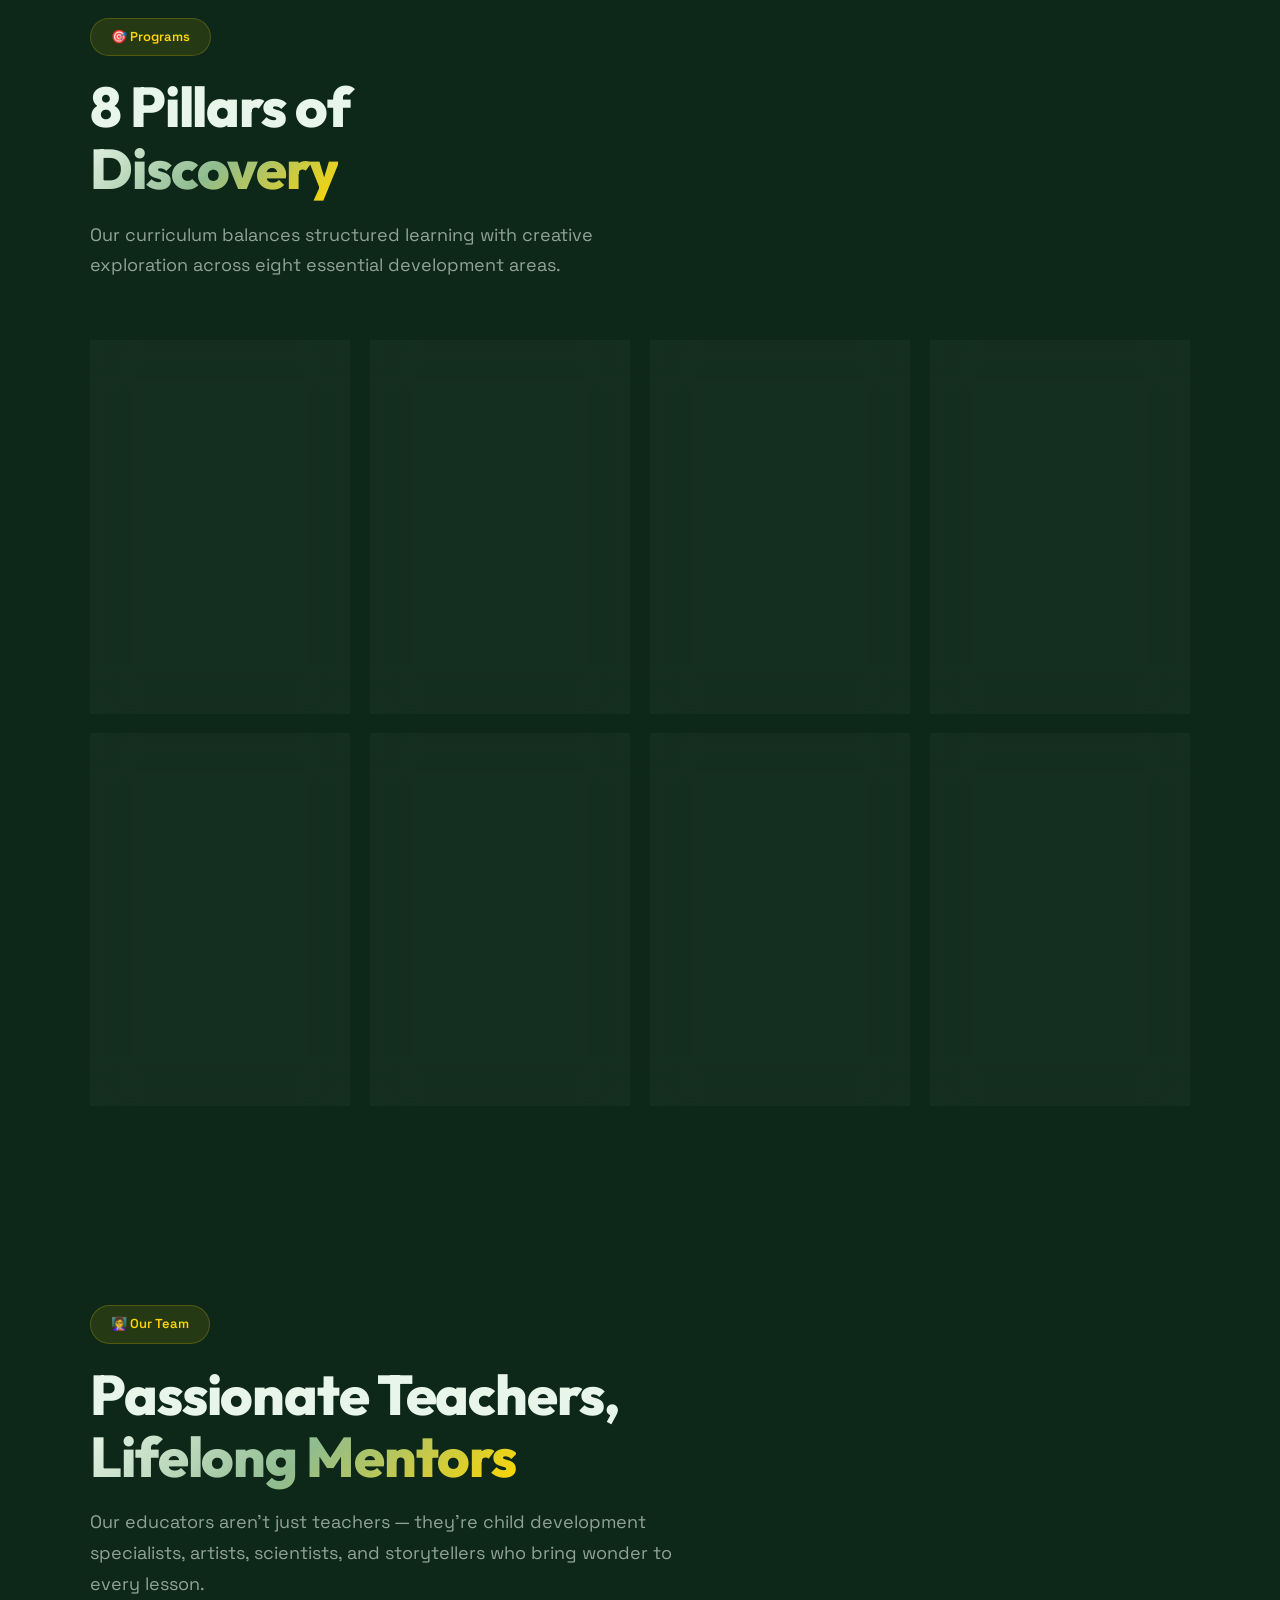
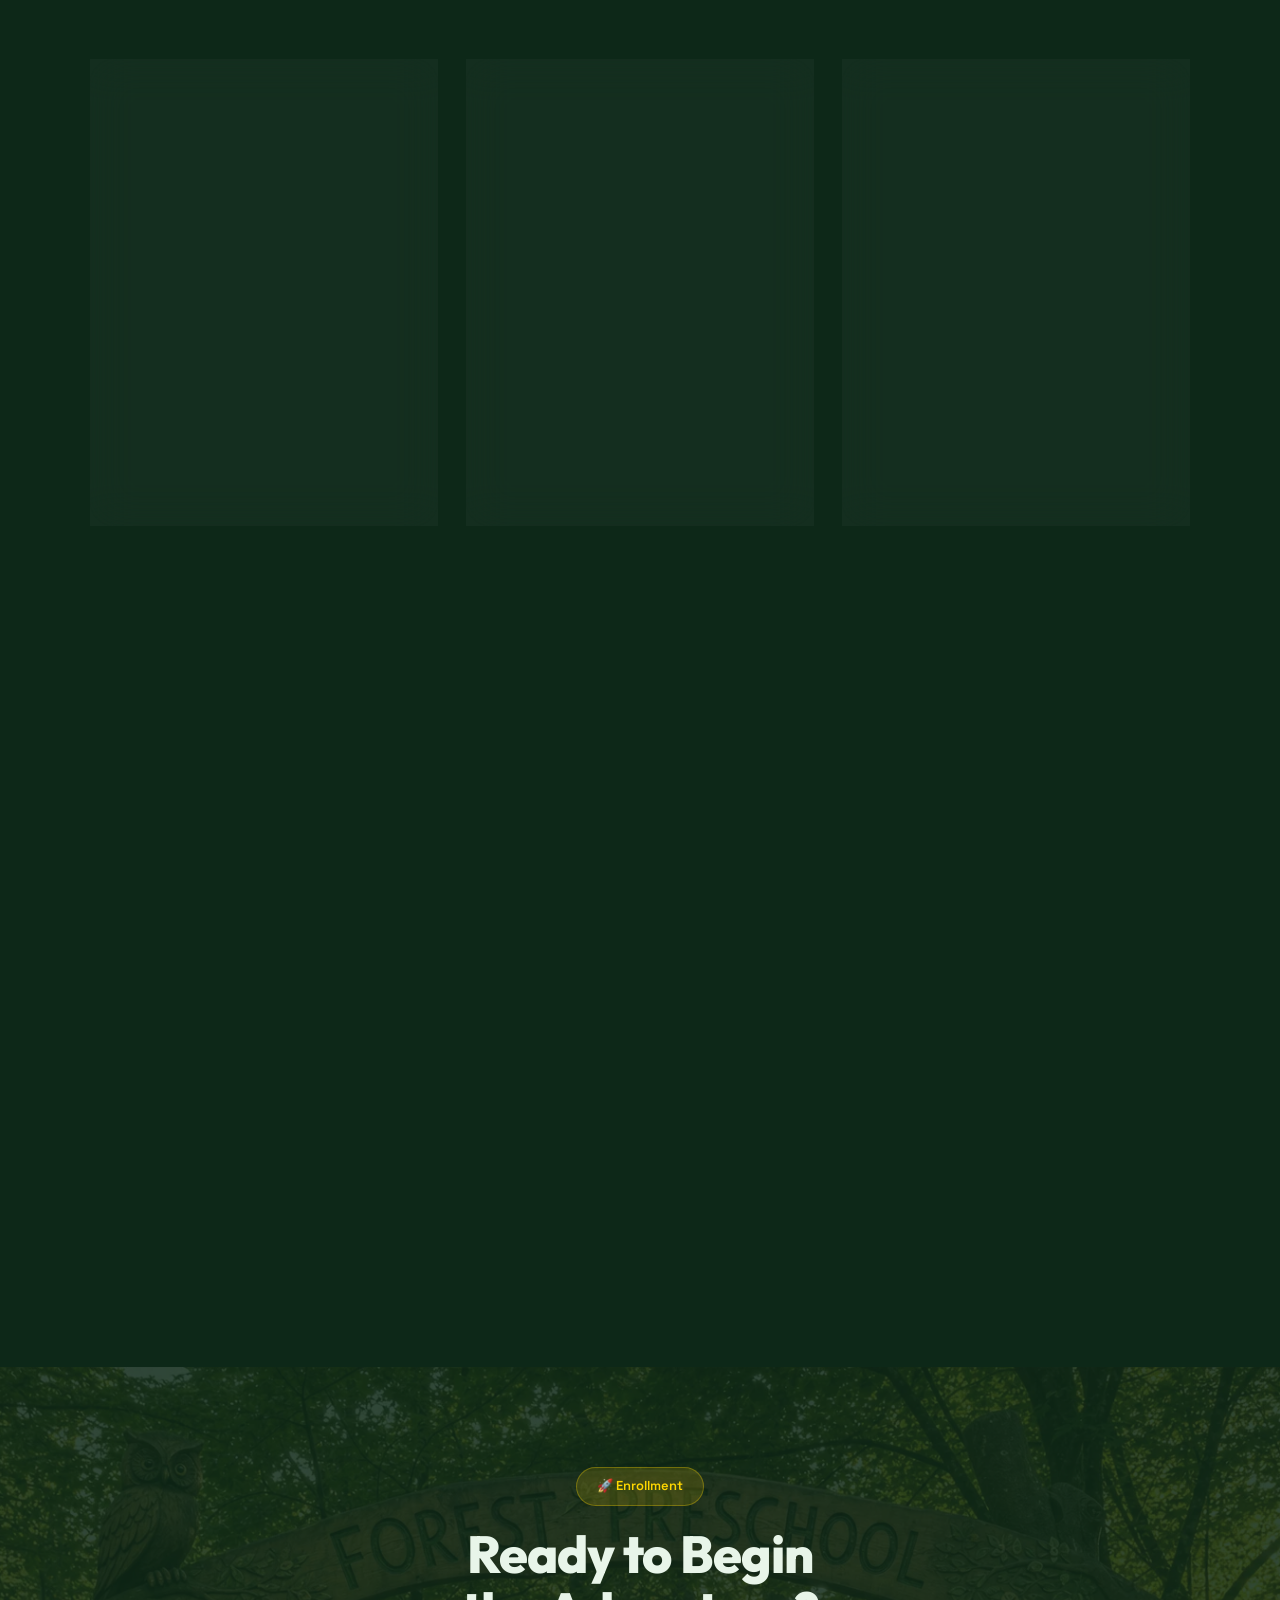
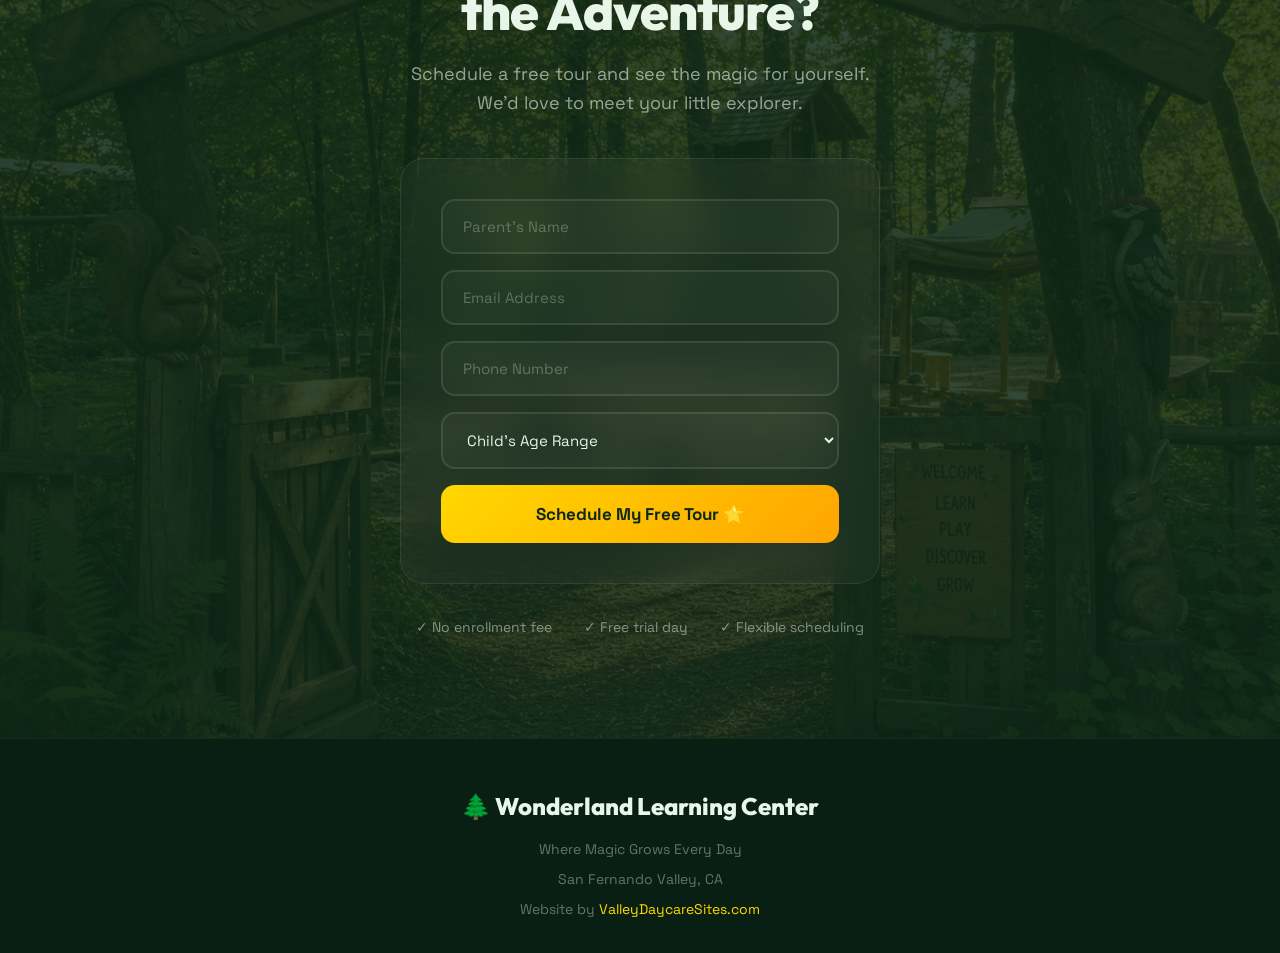
<file: demos/wonderland-learning-center/index.html>
<!DOCTYPE html>
<html lang="en">
<head>
    <meta charset="UTF-8">
    <meta name="viewport" content="width=device-width, initial-scale=1.0">
    <title>Wonderland Learning Center — Where Magic Grows</title>
    <meta name="description" content="An enchanted preschool experience in the San Fernando Valley. Nature-based learning, magical discovery, and a world of wonder for children ages 2–5.">
    <link rel="preconnect" href="https://fonts.googleapis.com">
    <link rel="preconnect" href="https://fonts.gstatic.com" crossorigin>
    <link href="https://fonts.googleapis.com/css2?family=Outfit:wght@300;400;500;600;700;800;900&family=Space+Grotesk:wght@300;400;500;600;700&display=swap" rel="stylesheet">
    <style>
        /* ===== ENCHANTED FOREST DESIGN SYSTEM ===== */
        :root {
            --forest: #0D2818;
            --deep-forest: #1A3A2A;
            --moss: #2D5A3D;
            --fern: #4A7C59;
            --sage: #6B9B7A;
            --glow-green: #8FBC8F;
            --magic-gold: #FFD700;
            --warm-amber: #FFA500;
            --earth: #D2691E;
            --bark: #8B4513;
            --mist: #E8F5E9;
            --font-display: 'Outfit', sans-serif;
            --font-body: 'Space Grotesk', sans-serif;
        }

        *, *::before, *::after { margin: 0; padding: 0; box-sizing: border-box; }
        html { scroll-behavior: smooth; }
        
        body {
            font-family: var(--font-body);
            font-size: 16px;
            line-height: 1.6;
            color: var(--mist);
            background: var(--forest);
            overflow-x: hidden;
            -webkit-font-smoothing: antialiased;
        }

        /* ===== ENCHANTED BACKGROUND ===== */
        .enchanted-bg {
            position: fixed;
            inset: 0;
            z-index: 0;
            background: 
                radial-gradient(ellipse at 30% 20%, rgba(45,90,61,0.4) 0%, transparent 50%),
                radial-gradient(ellipse at 70% 60%, rgba(255,215,0,0.08) 0%, transparent 40%),
                radial-gradient(ellipse at 50% 100%, rgba(139,69,19,0.15) 0%, transparent 50%),
                var(--forest);
        }

        /* ===== FIREFLIES ===== */
        .fireflies {
            position: fixed;
            inset: 0;
            z-index: 1;
            pointer-events: none;
            overflow: hidden;
        }
        .firefly {
            position: absolute;
            width: 4px;
            height: 4px;
            border-radius: 50%;
            background: var(--magic-gold);
            box-shadow: 0 0 10px var(--magic-gold), 0 0 20px var(--magic-gold);
            animation: firefly-dance var(--duration) ease-in-out infinite;
            animation-delay: var(--delay);
        }
        @keyframes firefly-dance {
            0%, 100% { opacity: 0; transform: translate(0, 0) scale(0.5); }
            25% { opacity: 1; transform: translate(var(--move-x), var(--move-y)) scale(1); }
            50% { opacity: 0.3; transform: translate(calc(var(--move-x) * 2), calc(var(--move-y) * 2)) scale(0.8); }
            75% { opacity: 1; transform: translate(calc(var(--move-x) * 1.5), calc(var(--move-y) * 1.5)) scale(1.2); }
        }

        /* ===== FLOATING LEAVES ===== */
        .floating-leaf {
            position: fixed;
            font-size: 24px;
            opacity: 0.3;
            pointer-events: none;
            z-index: 1;
            animation: leaf-float var(--duration) ease-in-out infinite;
        }
        @keyframes leaf-float {
            0% { transform: translate(0, 0) rotate(0deg); opacity: 0; }
            10% { opacity: 0.3; }
            90% { opacity: 0.3; }
            100% { transform: translate(var(--move-x), var(--move-y)) rotate(360deg); opacity: 0; }
        }

        /* ===== ANIMATIONS ===== */
        @keyframes float { 0%, 100% { transform: translateY(0); } 50% { transform: translateY(-20px); } }
        @keyframes float-slow { 0%, 100% { transform: translateY(0) rotate(0deg); } 50% { transform: translateY(-30px) rotate(5deg); } }
        @keyframes pulse-glow { 0%, 100% { box-shadow: 0 0 20px rgba(255,215,0,0.3); } 50% { box-shadow: 0 0 40px rgba(255,215,0,0.6); } }
        @keyframes reveal-up { from { opacity: 0; transform: translateY(60px); } to { opacity: 1; transform: translateY(0); } }
        @keyframes shimmer { 0% { background-position: -200% center; } 100% { background-position: 200% center; } }
        @keyframes sway { 0%, 100% { transform: rotate(-3deg); } 50% { transform: rotate(3deg); } }

        /* ===== REVEAL SYSTEM ===== */
        .reveal {
            opacity: 0;
            transform: translateY(50px);
            transition: all 0.8s cubic-bezier(0.16, 1, 0.3, 1);
        }
        .reveal.visible { opacity: 1; transform: translateY(0); }
        .reveal-delay-1 { transition-delay: 0.1s; }
        .reveal-delay-2 { transition-delay: 0.2s; }
        .reveal-delay-3 { transition-delay: 0.3s; }
        .reveal-delay-4 { transition-delay: 0.4s; }

        /* ===== GLASS CARD ===== */
        .glass {
            background: rgba(255,255,255,0.03);
            backdrop-filter: blur(20px);
            border: 1px solid rgba(255,255,255,0.08);
            border-radius: 24px;
        }
        .glass:hover {
            background: rgba(255,255,255,0.06);
            border-color: rgba(255,215,0,0.2);
        }

        /* ===== GLOW TEXT ===== */
        .glow-text {
            background: linear-gradient(135deg, var(--mist), var(--glow-green), var(--magic-gold));
            -webkit-background-clip: text;
            -webkit-text-fill-color: transparent;
            background-clip: text;
        }
        .glow-text-animated {
            background: linear-gradient(90deg, var(--mist), var(--glow-green), var(--magic-gold), var(--mist));
            background-size: 200% auto;
            -webkit-background-clip: text;
            -webkit-text-fill-color: transparent;
            background-clip: text;
            animation: shimmer 3s linear infinite;
        }

        /* ===== NAVIGATION ===== */
        .nav {
            position: fixed;
            top: 0; left: 0; right: 0;
            z-index: 1000;
            padding: 20px 0;
            transition: all 0.4s ease;
        }
        .nav.scrolled {
            background: rgba(13,40,24,0.8);
            backdrop-filter: blur(20px);
            border-bottom: 1px solid rgba(255,255,255,0.05);
            padding: 14px 0;
        }
        .nav-inner {
            max-width: 1200px;
            margin: 0 auto;
            padding: 0 24px;
            display: flex;
            justify-content: space-between;
            align-items: center;
        }
        .nav-logo {
            font-family: var(--font-display);
            font-size: 22px;
            font-weight: 700;
            color: var(--mist);
            text-decoration: none;
            display: flex;
            align-items: center;
            gap: 10px;
        }
        .nav-logo-icon {
            font-size: 28px;
            animation: sway 3s ease-in-out infinite;
        }
        .nav-links {
            display: flex;
            gap: 8px;
            align-items: center;
        }
        .nav-links a {
            font-family: var(--font-body);
            font-size: 14px;
            font-weight: 500;
            color: rgba(232,245,233,0.7);
            text-decoration: none;
            padding: 10px 18px;
            border-radius: 12px;
            transition: all 0.3s;
        }
        .nav-links a:hover {
            color: var(--mist);
            background: rgba(255,255,255,0.05);
        }
        .nav-cta {
            background: linear-gradient(135deg, var(--magic-gold), var(--warm-amber)) !important;
            color: var(--forest) !important;
            font-weight: 700 !important;
        }
        .nav-cta:hover {
            transform: translateY(-2px);
            box-shadow: 0 8px 30px rgba(255,215,0,0.3);
        }
        .mobile-toggle {
            display: none;
            background: none;
            border: none;
            font-size: 24px;
            color: var(--mist);
            cursor: pointer;
        }

        /* ===== HERO ===== */
        .hero {
            min-height: 100vh;
            display: flex;
            align-items: center;
            justify-content: center;
            position: relative;
            z-index: 10;
            overflow: hidden;
        }
        .hero::before {
            content: '';
            position: absolute;
            inset: 0;
            background: url('assets/images/hero-forest-magic.webp');
            background-size: cover;
            background-position: center 30%;
            opacity: 0.7;
        }
        .hero::after {
            content: '';
            position: absolute;
            inset: 0;
            background: linear-gradient(to bottom, rgba(13,40,24,0.3) 0%, rgba(13,40,24,0.5) 50%, rgba(13,40,24,0.8) 100%);
            z-index: 2;
        }

        .hero-content {
            text-align: center;
            max-width: 900px;
            padding: 0 24px;
            position: relative;
            z-index: 10;
        }

        .hero-badge {
            display: inline-flex;
            align-items: center;
            gap: 8px;
            padding: 8px 20px;
            background: rgba(255,215,0,0.1);
            border: 1px solid rgba(255,215,0,0.3);
            border-radius: 50px;
            font-size: 13px;
            font-weight: 600;
            color: var(--magic-gold);
            margin-bottom: 32px;
            animation: pulse-glow 3s ease-in-out infinite;
        }

        .hero h1 {
            font-family: var(--font-display);
            font-size: clamp(42px, 7vw, 80px);
            font-weight: 800;
            line-height: 1.05;
            margin-bottom: 24px;
            letter-spacing: -0.02em;
        }

        .hero-sub {
            font-size: clamp(16px, 2vw, 20px);
            color: rgba(232,245,233,0.7);
            max-width: 560px;
            margin: 0 auto 40px;
            line-height: 1.7;
        }

        .hero-cta {
            display: flex;
            gap: 16px;
            justify-content: center;
            flex-wrap: wrap;
        }

        .btn {
            display: inline-flex;
            align-items: center;
            gap: 10px;
            padding: 16px 36px;
            border-radius: 16px;
            font-family: var(--font-body);
            font-size: 16px;
            font-weight: 700;
            cursor: pointer;
            transition: all 0.4s cubic-bezier(0.16, 1, 0.3, 1);
            border: 2px solid transparent;
            text-decoration: none;
        }

        .btn-primary {
            background: linear-gradient(135deg, var(--magic-gold), var(--warm-amber));
            color: var(--forest);
            box-shadow: 0 8px 30px rgba(255,215,0,0.3);
        }
        .btn-primary:hover {
            transform: translateY(-3px) scale(1.02);
            box-shadow: 0 12px 40px rgba(255,215,0,0.4);
        }

        .btn-secondary {
            background: rgba(255,255,255,0.05);
            color: var(--mist);
            border-color: rgba(255,255,255,0.15);
        }
        .btn-secondary:hover {
            background: rgba(255,255,255,0.1);
            border-color: rgba(255,255,255,0.3);
            transform: translateY(-3px);
        }

        /* ===== FLOATING ELEMENTS ===== */
        .hero-float {
            position: absolute;
            z-index: 5;
            font-size: 40px;
            animation: float-slow 8s ease-in-out infinite;
            opacity: 0.5;
            pointer-events: none;
        }
        .hero-float-1 { top: 15%; left: 10%; animation-delay: 0s; }
        .hero-float-2 { top: 25%; right: 15%; animation-delay: -2s; font-size: 50px; }
        .hero-float-3 { bottom: 20%; left: 15%; animation-delay: -4s; font-size: 35px; }
        .hero-float-4 { bottom: 30%; right: 10%; animation-delay: -6s; font-size: 45px; }
        .hero-float-5 { top: 50%; left: 5%; animation-delay: -3s; font-size: 30px; }

        /* ===== SECTIONS ===== */
        .section {
            position: relative;
            z-index: 10;
            padding: 100px 24px;
        }
        .section-inner {
            max-width: 1100px;
            margin: 0 auto;
        }

        .section-tag {
            display: inline-flex;
            align-items: center;
            gap: 8px;
            padding: 8px 20px;
            background: rgba(255,215,0,0.1);
            border: 1px solid rgba(255,215,0,0.2);
            border-radius: 50px;
            font-size: 13px;
            font-weight: 600;
            color: var(--magic-gold);
            margin-bottom: 20px;
        }

        .section h2 {
            font-family: var(--font-display);
            font-size: clamp(32px, 4.5vw, 56px);
            font-weight: 800;
            line-height: 1.1;
            margin-bottom: 20px;
            letter-spacing: -0.02em;
        }

        .section-desc {
            font-size: 18px;
            color: rgba(232,245,233,0.6);
            max-width: 600px;
            line-height: 1.7;
        }

        /* ===== WAVE DIVIDERS ===== */
        .wave {
            position: relative;
            width: 100%;
            overflow: hidden;
            line-height: 0;
        }
        .wave svg {
            position: relative;
            display: block;
            width: calc(150% + 1.3px);
            height: 80px;
        }
        .wave-1 svg { fill: rgba(26,58,42,0.8); }
        .wave-2 svg { fill: rgba(13,40,24,0.9); }
        .wave-3 svg { fill: rgba(45,90,61,0.6); }

        /* ===== WONDER SECTION ===== */
        .wonder-grid {
            display: grid;
            grid-template-columns: 1fr 1fr;
            gap: 48px;
            align-items: center;
            margin-top: 60px;
        }
        .wonder-visual {
            position: relative;
            height: 500px;
            display: flex;
            align-items: center;
            justify-content: center;
        }
        .wonder-center {
            width: 180px;
            height: 180px;
            border-radius: 50%;
            background: linear-gradient(135deg, var(--fern), var(--sage));
            display: flex;
            align-items: center;
            justify-content: center;
            font-size: 80px;
            box-shadow: 0 0 60px rgba(143,188,143,0.4);
            animation: pulse-glow 4s ease-in-out infinite;
            z-index: 10;
        }
        .wonder-orbit {
            position: absolute;
            border-radius: 50%;
            display: flex;
            align-items: center;
            justify-content: center;
            font-size: 32px;
            animation: orbit var(--duration) linear infinite;
        }
        @keyframes orbit {
            0% { transform: rotate(0deg) translateX(120px) rotate(0deg); }
            100% { transform: rotate(360deg) translateX(120px) rotate(-360deg); }
        }
        .wo-1 { width: 90px; height: 90px; background: linear-gradient(135deg, var(--sage), var(--fern)); --duration: 15s; --delay: 0s; }
        .wo-2 { width: 70px; height: 70px; background: linear-gradient(135deg, var(--warm-amber), var(--earth)); --duration: 20s; --delay: -5s; }
        .wo-3 { width: 80px; height: 80px; background: linear-gradient(135deg, var(--magic-gold), var(--warm-amber)); --duration: 18s; --delay: -10s; }
        .wo-4 { width: 60px; height: 60px; background: linear-gradient(135deg, var(--glow-green), var(--sage)); --duration: 25s; --delay: -15s; }

        .wonder-stats {
            display: grid;
            grid-template-columns: repeat(3, 1fr);
            gap: 24px;
            margin-top: 40px;
        }
        .wonder-stat {
            text-align: center;
            padding: 24px;
            background: rgba(255,255,255,0.03);
            border: 1px solid rgba(255,255,255,0.06);
            border-radius: 20px;
            transition: all 0.4s;
        }
        .wonder-stat:hover {
            background: rgba(255,255,255,0.06);
            transform: translateY(-4px);
            border-color: rgba(255,215,0,0.2);
        }
        .wonder-stat-number {
            font-family: var(--font-display);
            font-size: 36px;
            font-weight: 800;
            background: linear-gradient(135deg, var(--magic-gold), var(--glow-green));
            -webkit-background-clip: text;
            -webkit-text-fill-color: transparent;
            background-clip: text;
        }
        .wonder-stat-label {
            font-size: 14px;
            color: rgba(232,245,233,0.5);
            margin-top: 4px;
        }

        /* ===== SAFETY SECTION ===== */
        .safety-grid {
            display: grid;
            grid-template-columns: repeat(3, 1fr);
            gap: 24px;
            margin-top: 60px;
        }
        .safety-card {
            padding: 40px 28px;
            text-align: center;
            transition: all 0.5s;
            position: relative;
            overflow: hidden;
        }
        .safety-card::before {
            content: '';
            position: absolute;
            top: 0; left: 0; right: 0; bottom: 0;
            background: radial-gradient(circle at 50% 0%, rgba(255,215,0,0.1), transparent 70%);
            opacity: 0;
            transition: opacity 0.5s;
        }
        .safety-card:hover::before { opacity: 1; }
        .safety-card:hover {
            transform: translateY(-8px);
            box-shadow: 0 20px 60px rgba(0,0,0,0.3);
            border-color: rgba(255,215,0,0.3);
        }
        .safety-icon {
            font-size: 48px;
            margin-bottom: 20px;
            display: block;
            animation: float 6s ease-in-out infinite;
        }
        .safety-card h3 {
            font-family: var(--font-display);
            font-size: 20px;
            font-weight: 700;
            color: var(--mist);
            margin-bottom: 12px;
        }
        .safety-card p {
            font-size: 15px;
            color: rgba(232,245,233,0.5);
            line-height: 1.6;
        }

        /* ===== PROGRAMS ===== */
        .programs-grid {
            display: grid;
            grid-template-columns: repeat(4, 1fr);
            gap: 20px;
            margin-top: 60px;
        }
        .program-card {
            padding: 32px 24px;
            text-align: center;
            transition: all 0.5s;
            position: relative;
            overflow: hidden;
        }
        .program-card::after {
            content: '';
            position: absolute;
            bottom: 0; left: 0; right: 0;
            height: 3px;
            background: linear-gradient(90deg, var(--magic-gold), var(--glow-green));
            transform: scaleX(0);
            transition: transform 0.5s;
        }
        .program-card:hover::after { transform: scaleX(1); }
        .program-card:hover {
            transform: translateY(-6px);
            border-color: rgba(255,215,0,0.2);
            box-shadow: 0 16px 50px rgba(0,0,0,0.2);
        }
        .program-emoji {
            font-size: 48px;
            margin-bottom: 16px;
            display: block;
            transition: transform 0.3s;
        }
        .program-card:hover .program-emoji {
            transform: scale(1.2) rotate(5deg);
        }
        .program-card h4 {
            font-family: var(--font-display);
            font-size: 18px;
            font-weight: 700;
            color: var(--mist);
            margin-bottom: 8px;
        }
        .program-card p {
            font-size: 14px;
            color: rgba(232,245,233,0.5);
        }

        /* ===== TEACHERS ===== */
        .teachers-grid {
            display: grid;
            grid-template-columns: repeat(3, 1fr);
            gap: 28px;
            margin-top: 60px;
        }
        .teacher-card {
            overflow: hidden;
            transition: all 0.5s;
        }
        .teacher-card:hover {
            transform: translateY(-8px);
            box-shadow: 0 20px 60px rgba(0,0,0,0.3);
        }
        .teacher-visual {
            height: 220px;
            position: relative;
            overflow: hidden;
            display: flex;
            align-items: center;
            justify-content: center;
        }
        .teacher-visual::before {
            content: '';
            position: absolute;
            inset: 0;
            background: linear-gradient(135deg, var(--fern), var(--sage));
            opacity: 0.8;
        }
        .teacher-card:nth-child(2) .teacher-visual::before {
            background: linear-gradient(135deg, var(--warm-amber), var(--earth));
        }
        .teacher-card:nth-child(3) .teacher-visual::before {
            background: linear-gradient(135deg, var(--magic-gold), var(--warm-amber));
        }
        .teacher-emoji {
            font-size: 80px;
            position: relative;
            z-index: 1;
        }
        .teacher-info {
            padding: 28px;
        }
        .teacher-info h4 {
            font-family: var(--font-display);
            font-size: 20px;
            font-weight: 700;
            color: var(--mist);
            margin-bottom: 4px;
        }
        .teacher-role {
            font-size: 14px;
            color: var(--magic-gold);
            font-weight: 600;
            margin-bottom: 12px;
        }
        .teacher-info p {
            font-size: 14px;
            color: rgba(232,245,233,0.5);
            line-height: 1.6;
        }

        /* ===== TESTIMONIALS ===== */
        .testimonials-grid {
            display: grid;
            grid-template-columns: repeat(3, 1fr);
            gap: 24px;
            margin-top: 60px;
        }
        .testimonial-card {
            padding: 32px;
            transition: all 0.5s;
            position: relative;
        }
        .testimonial-card::before {
            content: '"';
            position: absolute;
            top: 20px; left: 24px;
            font-family: var(--font-display);
            font-size: 60px;
            color: rgba(255,215,0,0.2);
            line-height: 1;
        }
        .testimonial-card:hover {
            transform: translateY(-6px);
            border-color: rgba(143,188,143,0.3);
            box-shadow: 0 16px 50px rgba(0,0,0,0.2);
        }
        .testimonial-stars {
            color: var(--magic-gold);
            font-size: 16px;
            letter-spacing: 2px;
            margin-bottom: 16px;
        }
        .testimonial-card > p {
            font-size: 15px;
            color: rgba(232,245,233,0.7);
            line-height: 1.7;
            font-style: italic;
            margin-bottom: 20px;
            position: relative;
            z-index: 1;
        }
        .testimonial-author {
            display: flex;
            align-items: center;
            gap: 12px;
        }
        .testimonial-avatar {
            width: 44px;
            height: 44px;
            border-radius: 50%;
            display: flex;
            align-items: center;
            justify-content: center;
            font-size: 20px;
            background: linear-gradient(135deg, var(--sage), var(--fern));
        }
        .testimonial-author strong {
            font-size: 15px;
            color: var(--mist);
        }
        .testimonial-author span {
            font-size: 13px;
            color: rgba(232,245,233,0.4);
        }

        /* ===== ENROLLMENT ===== */
        .enroll {
            text-align: center;
            background-image: url('assets/images/enrollment-forest-welcome.webp');
            background-size: cover;
            background-position: center 40%;
            position: relative;
        }
        .enroll::before {
            content: '';
            position: absolute;
            inset: 0;
            background: rgba(13,40,24,0.85);
            z-index: 0;
        }
        .enroll .section-inner {
            position: relative;
            z-index: 10;
        }
        .enroll h2 {
            font-size: clamp(32px, 4.5vw, 52px);
        }
        .enroll-form {
            max-width: 480px;
            margin: 40px auto 0;
            padding: 40px;
        }
        .enroll-form input,
        .enroll-form select {
            width: 100%;
            padding: 16px 20px;
            margin-bottom: 16px;
            border-radius: 14px;
            border: 2px solid rgba(255,255,255,0.1);
            background: rgba(255,255,255,0.03);
            color: var(--mist);
            font-family: var(--font-body);
            font-size: 15px;
            transition: all 0.3s;
        }
        .enroll-form input::placeholder { color: rgba(232,245,233,0.3); }
        .enroll-form input:focus,
        .enroll-form select:focus {
            outline: none;
            border-color: var(--magic-gold);
            background: rgba(255,255,255,0.05);
            box-shadow: 0 0 20px rgba(255,215,0,0.1);
        }
        .enroll-form button {
            width: 100%;
            padding: 18px;
            border-radius: 14px;
            border: none;
            background: linear-gradient(135deg, var(--magic-gold), var(--warm-amber));
            color: var(--forest);
            font-family: var(--font-body);
            font-size: 17px;
            font-weight: 700;
            cursor: pointer;
            transition: all 0.4s;
        }
        .enroll-form button:hover {
            transform: translateY(-2px);
            box-shadow: 0 12px 40px rgba(255,215,0,0.4);
        }
        .enroll-perks {
            display: flex;
            gap: 32px;
            justify-content: center;
            margin-top: 32px;
            flex-wrap: wrap;
        }
        .enroll-perk {
            font-size: 14px;
            color: rgba(232,245,233,0.5);
        }

        /* ===== FOOTER ===== */
        .footer {
            position: relative;
            z-index: 10;
            background: #091F14;
            border-top: 1px solid rgba(255,255,255,0.05);
            padding: 48px 24px 24px;
            text-align: center;
        }
        .footer-logo {
            font-family: var(--font-display);
            font-size: 24px;
            font-weight: 800;
            color: var(--mist);
            margin-bottom: 12px;
        }
        .footer p {
            font-size: 14px;
            color: rgba(232,245,233,0.4);
            margin-bottom: 8px;
        }
        .footer-credit a {
            color: var(--magic-gold);
            text-decoration: none;
        }

        /* ===== MOBILE ===== */
        @media (max-width: 768px) {
            .nav-links { display: none; }
            .mobile-toggle { display: block; }
            .hero h1 { font-size: 36px; }
            .hero-float { font-size: 24px; }
            .wonder-grid,
            .safety-grid,
            .programs-grid,
            .teachers-grid,
            .testimonials-grid {
                grid-template-columns: 1fr;
            }
            .wonder-stats { grid-template-columns: 1fr; }
            .wonder-visual { height: 350px; }
            .section { padding: 60px 20px; }
            .enroll-form { padding: 24px; }
        }
    </style>
</head>
<body>

    <!-- Enchanted Background -->
    <div class="enchanted-bg"></div>

    <!-- Fireflies -->
    <div class="fireflies" id="fireflies"></div>

    <!-- Floating Leaves -->
    <div class="floating-leaves" id="floatingLeaves"></div>

    <!-- Navigation -->
    <nav class="nav" id="nav">
        <div class="nav-inner">
            <a href="#" class="nav-logo">
                <span class="nav-logo-icon">🌲</span>
                Wonderland Learning
            </a>
            <div class="nav-links">
                <a href="#wonder">Wonder</a>
                <a href="#safety">Safety</a>
                <a href="#programs">Programs</a>
                <a href="#teachers">Team</a>
                <a href="#enroll" class="nav-cta">Enroll Now</a>
            </div>
            <button class="mobile-toggle" id="mobileToggle">☰</button>
        </div>
    </nav>

    <!-- Hero -->
    <section class="hero">
        <div class="hero-float hero-float-1">🍃</div>
        <div class="hero-float hero-float-2">🦋</div>
        <div class="hero-float hero-float-3">🌸</div>
        <div class="hero-float hero-float-4">✨</div>
        <div class="hero-float hero-float-5">🌿</div>

        <div class="hero-content">
            <div class="hero-badge">
                <span>🌲</span>
                San Fernando Valley's Most Enchanted Preschool
            </div>
            <h1>
                <span class="glow-text">Where Magic</span><br>
                <span class="glow-text-animated">Grows Every Day</span>
            </h1>
            <p class="hero-sub">A nature-based, magical learning experience for children ages 2–5. Where wonder meets the wild, and every child discovers their own enchanted path.</p>
            <div class="hero-cta">
                <a href="#enroll" class="btn btn-primary">Begin the Adventure 🌟</a>
                <a href="#wonder" class="btn btn-secondary">Explore Our Forest</a>
            </div>
        </div>
    </section>

    <!-- Wave Divider -->
    <div class="wave wave-1">
        <svg viewBox="0 0 1200 120" preserveAspectRatio="none">
            <path d="M0,0V46.29c47.79,22.2,103.59,32.17,158,28,70.36-5.37,136.33-33.31,206.8-37.5C438.64,32.43,512.34,53.67,583,72.05c69.27,18,138.3,24.88,209.4,13.08,36.15-6,69.85-17.84,104.45-29.34C989.49,25,1113-14.29,1200,52.47V0Z" opacity="0.25"></path>
            <path d="M0,0V15.81C13,36.92,27.64,56.86,47.69,72.05,99.41,111.27,165,111,224.58,91.58c31.15-10.15,60.09-26.07,89.67-39.8,40.92-19,84.73-46,130.83-49.67,36.26-2.85,70.9,9.42,98.6,31.56,31.77,25.39,62.32,62,103.63,73,40.44,10.79,81.35-6.69,119.13-24.28s75.16-39,116.92-43.05c59.73-5.85,113.28,22.88,168.9,38.84,30.2,8.66,59,6.17,87.09-7.5,22.43-10.89,48-26.93,60.65-49.24V0Z" opacity="0.5"></path>
            <path d="M0,0V5.63C149.93,59,314.09,71.32,475.83,42.57c43-7.64,84.23-20.12,127.61-26.46,59-8.63,112.48,12.24,165.56,35.4C827.93,77.22,886,95.24,951.2,90c86.53-7,172.46-45.71,248.8-84.81V0Z"></path>
        </svg>
    </div>

    <!-- Wonder Section -->
    <section class="section" id="wonder">
        <div class="section-inner">
            <div class="section-tag reveal">🌿 Our Philosophy</div>
            <h2 class="reveal reveal-delay-1">
                A Forest Built for<br>
                <span class="glow-text">Little Explorers</span>
            </h2>
            <p class="section-desc reveal reveal-delay-2">Every corner of our center is designed to spark curiosity, imagination, and joy. We don't just teach — we create magical moments that children carry with them forever.</p>

            <div class="wonder-grid">
                <div class="wonder-visual reveal">
                    <div class="wonder-orbit wo-1" style="--duration: 15s; --delay: 0s;">🎨</div>
                    <div class="wonder-orbit wo-2" style="--duration: 20s; --delay: -5s;">🔬</div>
                    <div class="wonder-orbit wo-3" style="--duration: 18s; --delay: -10s;">🎵</div>
                    <div class="wonder-orbit wo-4" style="--duration: 25s; --delay: -15s;">📚</div>
                    <div class="wonder-center">🌲</div>
                </div>
                <div class="reveal reveal-delay-2">
                    <h3 style="font-family: var(--font-display); font-size: 28px; color: var(--mist); margin-bottom: 16px;">Learning Through Nature</h3>
                    <p style="font-size: 16px; color: rgba(232,245,233,0.6); line-height: 1.8; margin-bottom: 16px;">Our curriculum weaves together nature, art, music, science, and storytelling into an immersive experience that feels like play — because the best learning happens when children don't even realize they're learning.</p>
                    <p style="font-size: 16px; color: rgba(232,245,233,0.6); line-height: 1.8;">From morning nature walks to afternoon garden adventures, every moment is an opportunity for discovery, connection, and growth.</p>

                    <div class="wonder-stats">
                        <div class="wonder-stat">
                            <div class="wonder-stat-number">6:1</div>
                            <div class="wonder-stat-label">Child-Teacher Ratio</div>
                        </div>
                        <div class="wonder-stat">
                            <div class="wonder-stat-number">12</div>
                            <div class="wonder-stat-label">Programs Weekly</div>
                        </div>
                        <div class="wonder-stat">
                            <div class="wonder-stat-number">98%</div>
                            <div class="wonder-stat-label">Parent Satisfaction</div>
                        </div>
                    </div>
                </div>
            </div>
        </div>
    </section>

    <!-- Wave Divider -->
    <div class="wave wave-2">
        <svg viewBox="0 0 1200 120" preserveAspectRatio="none">
            <path d="M321.39,56.44c58-10.79,114.16-30.13,172-41.86,82.39-16.72,168.19-17.73,250.45-.39C823.78,31,906.67,72,985.66,92.83c70.05,18.48,146.53,26.09,214.34,3V0H0V27.35A600.21,600.21,0,0,0,321.39,56.44Z"></path>
        </svg>
    </div>

    <!-- Safety Section -->
    <section class="section" id="safety">
        <div class="section-inner">
            <div class="section-tag reveal">🛡️ Peace of Mind</div>
            <h2 class="reveal reveal-delay-1">
                Safety Is Our<br>
                <span class="glow-text">Foundation</span>
            </h2>
            <p class="section-desc reveal reveal-delay-2">Every parent deserves to feel confident their child is in the safest, most nurturing environment possible. We exceed California licensing standards in every way.</p>

            <div class="safety-grid">
                <div class="safety-card glass reveal">
                                        <div style="height: 160px; overflow: hidden; border-radius: 24px 24px 0 0; margin: -28px -28px 16px;">
                        <img src="assets/images/safety-forest-boundary.webp" alt="Secure Facility" style="width: 100%; height: 100%; object-fit: cover; object-position: center 30%;">
                    </div>
                    <h3>Secure Facility</h3>
                    <p>Keycard entry, fenced outdoor play areas, and 24/7 security monitoring ensure your child's safety from arrival to pickup.</p>
                </div>
                <div class="safety-card glass reveal reveal-delay-1">
                                        <div style="height: 160px; overflow: hidden; border-radius: 24px 24px 0 0; margin: -28px -28px 16px;">
                        <img src="assets/images/safety-outdoor-first-aid.webp" alt="Health First" style="width: 100%; height: 100%; object-fit: cover; object-position: center 30%;">
                    </div>
                    <h3>Health First</h3>
                    <p>Licensed pediatric nurse on staff, daily wellness checks, allergen-aware meal plans, and strict cleanliness protocols.</p>
                </div>
                <div class="safety-card glass reveal reveal-delay-2">
                                        <div style="height: 160px; overflow: hidden; border-radius: 24px 24px 0 0; margin: -28px -28px 16px;">
                        <img src="assets/images/safety-nature-certifications.webp" alt="Licensed & Certified" style="width: 100%; height: 100%; object-fit: cover; object-position: center 30%;">
                    </div>
                    <h3>Licensed & Certified</h3>
                    <p>California Community Care licensed. All teachers CPR/First Aid certified with background checks and ongoing training.</p>
                </div>
            </div>
        </div>
    </section>

    <!-- Wave Divider -->
    <div class="wave wave-3">
        <svg viewBox="0 0 1200 120" preserveAspectRatio="none">
            <path d="M985.66,92.83C906.67,72,823.78,31,743.84,14.19c-82.26-17.34-168.06-16.33-250.45.39-57.84,11.73-114,31.07-172,41.86A600.21,600.21,0,0,1,0,27.35V120H1200V95.8C1132.19,118.92,1055.71,111.31,985.66,92.83Z"></path>
        </svg>
    </div>

    <!-- Programs Section -->
    <section class="section" id="programs">
        <div class="section-inner">
            <div class="section-tag reveal">🎯 Programs</div>
            <h2 class="reveal reveal-delay-1">
                8 Pillars of<br>
                <span class="glow-text">Discovery</span>
            </h2>
            <p class="section-desc reveal reveal-delay-2">Our curriculum balances structured learning with creative exploration across eight essential development areas.</p>

            <div class="programs-grid">
                <div class="program-card glass reveal" style="overflow: hidden;">
                    <div style="height: 140px; overflow: hidden; border-radius: 24px 24px 0 0; margin: -24px -24px 16px;">
                        <img src="assets/images/program-art-nature.webp" alt="Creative Arts" style="width: 100%; height: 100%; object-fit: cover; object-position: center 30%;">
                    </div>
                    <span class="program-emoji">🎨</span>
                    <h4>Creative Arts</h4>
                    <p>Painting, sculpture, music, and dance</p>
                </div>
                <div class="program-card glass reveal reveal-delay-1" style="overflow: hidden;">
                    <div style="height: 140px; overflow: hidden; border-radius: 24px 24px 0 0; margin: -24px -24px 16px;">
                        <img src="assets/images/program-music-dance.webp" alt="Early Math" style="width: 100%; height: 100%; object-fit: cover; object-position: center 30%;">
                    </div>
                    <span class="program-emoji">🔢</span>
                    <h4>Early Math</h4>
                    <p>Counting, patterns, and problem-solving</p>
                </div>
                <div class="program-card glass reveal reveal-delay-2" style="overflow: hidden;">
                    <div style="height: 140px; overflow: hidden; border-radius: 24px 24px 0 0; margin: -24px -24px 16px;">
                        <img src="assets/images/program-story-circle.webp" alt="Literacy" style="width: 100%; height: 100%; object-fit: cover; object-position: center 30%;">
                    </div>
                    <span class="program-emoji">📖</span>
                    <h4>Literacy</h4>
                    <p>Phonics, storytelling, and reading readiness</p>
                </div>
                <div class="program-card glass reveal reveal-delay-3" style="overflow: hidden;">
                    <div style="height: 140px; overflow: hidden; border-radius: 24px 24px 0 0; margin: -24px -24px 16px;">
                        <img src="assets/images/program-gardening.webp" alt="Science" style="width: 100%; height: 100%; object-fit: cover; object-position: center 30%;">
                    </div>
                    <span class="program-emoji">🔬</span>
                    <h4>Science</h4>
                    <p>Experiments, nature, and discovery</p>
                </div>
                <div class="program-card glass reveal" style="overflow: hidden;">
                    <div style="height: 140px; overflow: hidden; border-radius: 24px 24px 0 0; margin: -24px -24px 16px;">
                        <img src="assets/images/program-nature-walk.webp" alt="Social Studies" style="width: 100%; height: 100%; object-fit: cover; object-position: center 30%;">
                    </div>
                    <span class="program-emoji">🌍</span>
                    <h4>Social Studies</h4>
                    <p>Community, culture, and citizenship</p>
                </div>
                <div class="program-card glass reveal reveal-delay-1" style="overflow: hidden;">
                    <div style="height: 140px; overflow: hidden; border-radius: 24px 24px 0 0; margin: -24px -24px 16px;">
                        <img src="assets/images/program-yoga-movement.webp" alt="Physical Health" style="width: 100%; height: 100%; object-fit: cover; object-position: center 30%;">
                    </div>
                    <span class="program-emoji">💪</span>
                    <h4>Physical Health</h4>
                    <p>Gross motor skills, yoga, and sports</p>
                </div>
                <div class="program-card glass reveal reveal-delay-2" style="overflow: hidden;">
                    <div style="height: 140px; overflow: hidden; border-radius: 24px 24px 0 0; margin: -24px -24px 16px;">
                        <img src="assets/images/program-cooking-kitchen.webp" alt="Technology" style="width: 100%; height: 100%; object-fit: cover; object-position: center 30%;">
                    </div>
                    <span class="program-emoji">💻</span>
                    <h4>Technology</h4>
                    <p>Age-appropriate digital literacy</p>
                </div>
                <div class="program-card glass reveal reveal-delay-3" style="overflow: hidden;">
                    <div style="height: 140px; overflow: hidden; border-radius: 24px 24px 0 0; margin: -24px -24px 16px;">
                        <img src="assets/images/program-animal-care.webp" alt="Nature & Garden" style="width: 100%; height: 100%; object-fit: cover; object-position: center 30%;">
                    </div>
                    <span class="program-emoji">🌱</span>
                    <h4>Nature & Garden</h4>
                    <p>Outdoor learning and sustainability</p>
                </div>
            </div>
        </div>
    </section>

    <!-- Teachers Section -->
    <section class="section" id="teachers">
        <div class="section-inner">
            <div class="section-tag reveal">👩‍🏫 Our Team</div>
            <h2 class="reveal reveal-delay-1">
                Passionate Teachers,<br>
                <span class="glow-text">Lifelong Mentors</span>
            </h2>
            <p class="section-desc reveal reveal-delay-2">Our educators aren't just teachers — they're child development specialists, artists, scientists, and storytellers who bring wonder to every lesson.</p>

            <div class="teachers-grid">
                <div class="teacher-card glass reveal">
                    <div class="teacher-visual" style="height: 280px; position: relative; overflow: hidden;">
                        <img src="assets/images/teacher-forest-guide.webp" alt="Ms. Willow" style="width: 100%; height: 100%; object-fit: cover; object-position: center 20%;">
                        <div style="position: absolute; bottom: 0; left: 0; right: 0; height: 60%; background: linear-gradient(to top, rgba(13,40,24,0.95), transparent);"></div>
                    </div>
                    <div class="teacher-info">
                        <h4>Ms. Willow</h4>
                        <span class="teacher-role">Forest Guide & Nature Teacher</span>
                        <p>Certified outdoor educator with 12 years of forest school experience. Children follow her like she's part of the woods.</p>
                    </div>
                </div>
                <div class="teacher-card glass reveal reveal-delay-1">
                    <div class="teacher-visual" style="height: 280px; position: relative; overflow: hidden;">
                        <img src="assets/images/teacher-music-keeper.webp" alt="Mr. Oak" style="width: 100%; height: 100%; object-fit: cover; object-position: center 20%;">
                        <div style="position: absolute; bottom: 0; left: 0; right: 0; height: 60%; background: linear-gradient(to top, rgba(13,40,24,0.95), transparent);"></div>
                    </div>
                    <div class="teacher-info">
                        <h4>Mr. Oak</h4>
                        <span class="teacher-role">Music & Story Keeper</span>
                        <p>Hand drum maker and folk musician. His stories by the fire are the highlight of every child's week.</p>
                    </div>
                </div>
                <div class="teacher-card glass reveal reveal-delay-2">
                    <div class="teacher-visual" style="height: 280px; position: relative; overflow: hidden;">
                        <img src="assets/images/teacher-garden-witch.webp" alt="Ms. Sage" style="width: 100%; height: 100%; object-fit: cover; object-position: center 20%;">
                        <div style="position: absolute; bottom: 0; left: 0; right: 0; height: 60%; background: linear-gradient(to top, rgba(13,40,24,0.95), transparent);"></div>
                    </div>
                    <div class="teacher-info">
                        <h4>Ms. Sage</h4>
                        <span class="teacher-role">Garden Keeper & Herbalist</span>
                        <p>Herb gardener and plant whisperer. Teaches children to grow, harvest, and appreciate the earth.</p>
                    </div>
                </div>
            </div>
        </div>
    </section>

    <!-- Testimonials Section -->
    <section class="section" id="parents">
        <div class="section-inner">
            <div class="section-tag reveal">💬 Parents Say</div>
            <h2 class="reveal reveal-delay-1">
                Words from<br>
                <span class="glow-text">Our Families</span>
            </h2>

            <div class="testimonials-grid">
                <div class="testimonial-card glass reveal">
                    <div class="testimonial-stars">★★★★★</div>
                    <p>My daughter used to cry at drop-off. Now she runs inside excited to see her friends and teachers. Wonderland changed everything for our family.</p>
                    <div class="testimonial-author">
                        <div class="testimonial-avatar"><img src="assets/images/testimonial-forest-mom.webp" alt="Parent"></div>
                        <div>
                            <strong>Maria G.</strong>
                            <span>Mother of 3-year-old</span>
                        </div>
                    </div>
                </div>
                <div class="testimonial-card glass reveal reveal-delay-1">
                    <div class="testimonial-stars">★★★★★</div>
                    <p>The daily photo updates and detailed reports are incredible. I feel connected to my son's day even while I'm at work. The teachers truly care.</p>
                    <div class="testimonial-author">
                        <div class="testimonial-avatar"><img src="assets/images/testimonial-forest-dad.webp" alt="Parent"></div>
                        <div>
                            <strong>David K.</strong>
                            <span>Father of 4-year-old</span>
                        </div>
                    </div>
                </div>
                <div class="testimonial-card glass reveal reveal-delay-2">
                    <div class="testimonial-stars">★★★★★</div>
                    <p>We toured six preschools. The moment we walked into Wonderland, we knew. The energy, the creativity, the love — it's tangible. Best decision we ever made.</p>
                    <div class="testimonial-author">
                        <div class="testimonial-avatar"><img src="assets/images/testimonial-forest-parent.webp" alt="Parent"></div>
                        <div>
                            <strong>Jennifer T.</strong>
                            <span>Mother of twins, age 2</span>
                        </div>
                    </div>
                </div>
            </div>
        </div>
    </section>

    <!-- Enrollment Section -->
    <section class="section enroll" id="enroll">
        <div class="section-inner">
            <div class="section-tag" style="background: rgba(255,215,0,0.15); border-color: rgba(255,215,0,0.3);">🚀 Enrollment</div>
            <h2>Ready to Begin<br>the Adventure?</h2>
            <p style="font-size: 18px; color: rgba(232,245,233,0.6); max-width: 500px; margin: 0 auto;">Schedule a free tour and see the magic for yourself. We'd love to meet your little explorer.</p>

            <form class="enroll-form glass" id="enrollForm">
                <input type="text" placeholder="Parent's Name" required>
                <input type="email" placeholder="Email Address" required>
                <input type="tel" placeholder="Phone Number" required>
                <select required>
                    <option value="">Child's Age Range</option>
                    <option>Ages 2–3</option>
                    <option>Ages 3–4</option>
                    <option>Ages 4–5</option>
                </select>
                <button type="submit">Schedule My Free Tour 🌟</button>
            </form>

            <div class="enroll-perks">
                <span class="enroll-perk">✓ No enrollment fee</span>
                <span class="enroll-perk">✓ Free trial day</span>
                <span class="enroll-perk">✓ Flexible scheduling</span>
            </div>
        </div>
    </section>

    <!-- Footer -->
    <footer class="footer">
        <div class="footer-logo">🌲 Wonderland Learning Center</div>
        <p>Where Magic Grows Every Day</p>
        <p>San Fernando Valley, CA</p>
        <p class="footer-credit">Website by <a href="https://valleydaycaresites.com" target="_blank">ValleyDaycareSites.com</a></p>
    </footer>

    <script>
        // Generate fireflies
        const firefliesContainer = document.getElementById('fireflies');
        for (let i = 0; i < 60; i++) {
            const firefly = document.createElement('div');
            firefly.className = 'firefly';
            firefly.style.left = Math.random() * 100 + '%';
            firefly.style.top = Math.random() * 100 + '%';
            firefly.style.setProperty('--duration', (Math.random() * 10 + 5) + 's');
            firefly.style.setProperty('--delay', (Math.random() * 10) + 's');
            firefly.style.setProperty('--move-x', (Math.random() * 200 - 100) + 'px');
            firefly.style.setProperty('--move-y', (Math.random() * 200 - 100) + 'px');
            firefliesContainer.appendChild(firefly);
        }

        // Generate floating leaves
        const leavesContainer = document.getElementById('floatingLeaves');
        const leaves = ['🍃', '🍂', '🌿', '🍁'];
        for (let i = 0; i < 15; i++) {
            const leaf = document.createElement('div');
            leaf.className = 'floating-leaf';
            leaf.textContent = leaves[Math.floor(Math.random() * leaves.length)];
            leaf.style.left = Math.random() * 100 + '%';
            leaf.style.top = Math.random() * 100 + '%';
            leaf.style.setProperty('--duration', (Math.random() * 15 + 10) + 's');
            leaf.style.setProperty('--move-x', (Math.random() * 300 + 100) + 'px');
            leaf.style.setProperty('--move-y', (Math.random() * 200 + 100) + 'px');
            leavesContainer.appendChild(leaf);
        }

        // Scroll reveal
        const observer = new IntersectionObserver((entries) => {
            entries.forEach(entry => {
                if (entry.isIntersecting) {
                    entry.target.classList.add('visible');
                }
            });
        }, { threshold: 0.1, rootMargin: '0px 0px -50px 0px' });

        document.querySelectorAll('.reveal').forEach(el => observer.observe(el));

        // Nav scroll effect
        const nav = document.getElementById('nav');
        window.addEventListener('scroll', () => {
            nav.classList.toggle('scrolled', window.scrollY > 50);
        });

        // Form handling
        document.getElementById('enrollForm').addEventListener('submit', (e) => {
            e.preventDefault();
            const btn = e.target.querySelector('button');
            btn.textContent = '🌟 Tour Scheduled!';
            btn.style.background = 'linear-gradient(135deg, #48BB78, #38A169)';
            setTimeout(() => {
                btn.textContent = 'Schedule My Free Tour 🌟';
                btn.style.background = '';
                e.target.reset();
            }, 3000);
        });

        // Smooth scroll
        document.querySelectorAll('a[href^="#"]').forEach(a => {
            a.addEventListener('click', (e) => {
                const target = document.querySelector(a.getAttribute('href'));
                if (target) {
                    e.preventDefault();
                    window.scrollTo({ top: target.getBoundingClientRect().top + window.pageYOffset - 80, behavior: 'smooth' });
                }
            });
        });

        console.log('🌲 Wonderland Learning Center — Demo Loaded');
    </script>
</body>
</html>
</file>
<file: demos/bright-beginnings-preschool/styles.css>
/* Happy Preschool Land — Warm, Friendly, Trust-Building */
:root {
    --sky: #4A90D9;
    --sky-dark: #3A7BC0;
    --sky-light: #EBF3FC;
    --sun: #F5C542;
    --sun-light: #FFF9E6;
    --green: #5CB85C;
    --green-light: #EEFAEE;
    --navy: #2C3E50;
    --cream: #FFFDF7;
    --white: #FFFFFF;
    --gray-100: #F0EDE8;
    --gray-200: #E0DBD3;
    --gray-400: #9B9085;
    --gray-500: #7A6F64;
    --gray-600: #5C5149;
    --font: 'Nunito', -apple-system, sans-serif;
    --font-display: 'Quicksand', 'Nunito', sans-serif;
    --radius: 12px;
    --transition: 0.3s ease;
}
*, *::before, *::after { box-sizing: border-box; margin: 0; padding: 0; }
html { scroll-behavior: smooth; }
body { font-family: var(--font); font-size: 16px; line-height: 1.6; color: var(--gray-600); background: var(--white); -webkit-font-smoothing: antialiased; }
a { color: var(--sky); text-decoration: none; } a:hover { color: var(--sky-dark); }
ul { list-style: none; }
.container { max-width: 1140px; margin: 0 auto; padding: 0 24px; }

.btn { display: inline-flex; align-items: center; justify-content: center; gap: 8px; padding: 12px 28px; border: 2px solid transparent; border-radius: 8px; font-family: var(--font); font-size: 15px; font-weight: 700; cursor: pointer; transition: all var(--transition); text-align: center; }
.btn-primary { background: var(--sky); color: white; border-color: var(--sky); }
.btn-primary:hover { background: var(--sky-dark); transform: translateY(-1px); box-shadow: 0 4px 12px rgba(74,144,217,0.3); }
.btn-outline { background: transparent; color: white; border-color: rgba(255,255,255,0.5); }
.btn-outline:hover { background: white; color: var(--navy); }
.btn-lg { padding: 16px 36px; font-size: 16px; }
.btn-block { width: 100%; }
.btn-call { background: var(--navy); color: white; border: none; flex: 1; }

.top-bar { background: var(--navy); color: rgba(255,255,255,0.8); font-size: 13px; padding: 8px 0; }
.top-bar-inner { display: flex; justify-content: space-between; flex-wrap: wrap; gap: 8px; }
.top-bar-left, .top-bar-right { display: flex; gap: 20px; align-items: center; flex-wrap: wrap; }
.badge { background: rgba(245,197,66,0.2); color: var(--sun); padding: 2px 10px; border-radius: 4px; font-weight: 600; }

.navbar { background: white; position: sticky; top: 0; z-index: 1000; border-bottom: 1px solid var(--gray-100); transition: box-shadow var(--transition); }
.navbar.scrolled { box-shadow: 0 2px 10px rgba(0,0,0,0.08); }
.nav-inner { display: flex; justify-content: space-between; align-items: center; height: 72px; }
.logo { display: flex; align-items: center; gap: 10px; text-decoration: none; color: var(--navy); }
.logo:hover { color: var(--navy); }
.logo-icon { font-size: 28px; }
.logo-text { display: flex; flex-direction: column; line-height: 1.15; }
.logo-name { font-family: var(--font-display); font-size: 18px; font-weight: 700; color: var(--navy); }
.logo-sub { font-size: 11px; color: var(--sky); font-weight: 600; letter-spacing: 1px; }
.nav-links { display: flex; align-items: center; gap: 4px; }
.nav-links li a { padding: 8px 14px; font-size: 14px; font-weight: 600; color: var(--gray-500); border-radius: 8px; transition: all var(--transition); }
.nav-links li a:hover { color: var(--navy); background: var(--sky-light); }
.btn-nav { background: var(--sky) !important; color: white !important; margin-left: 8px; }
.mobile-toggle { display: none; flex-direction: column; gap: 5px; background: none; border: none; cursor: pointer; padding: 8px; }
.mobile-toggle span { width: 24px; height: 2px; background: var(--navy); border-radius: 2px; transition: all var(--transition); }
.mobile-toggle.active span:nth-child(1) { transform: rotate(45deg) translate(5px,5px); }
.mobile-toggle.active span:nth-child(2) { opacity: 0; }
.mobile-toggle.active span:nth-child(3) { transform: rotate(-45deg) translate(5px,-5px); }

.hero { background: linear-gradient(135deg, var(--sky) 0%, #5DA5E6 50%, #78B9EF 100%); color: white; padding: 90px 0 70px; }
.hero-content { max-width: 700px; }
.hero-badge { display: inline-block; background: rgba(255,255,255,0.15); font-size: 13px; font-weight: 700; padding: 6px 18px; border-radius: 50px; margin-bottom: 24px; border: 1px solid rgba(255,255,255,0.2); }
.hero h1 { font-family: var(--font-display); font-size: clamp(34px, 5vw, 50px); font-weight: 700; line-height: 1.1; margin-bottom: 20px; }
.text-highlight { color: var(--sun); }
.hero-sub { font-size: 17px; line-height: 1.7; opacity: 0.9; margin-bottom: 32px; max-width: 560px; }
.hero-actions { display: flex; gap: 16px; margin-bottom: 40px; flex-wrap: wrap; }
.hero-stats { display: flex; gap: 32px; flex-wrap: wrap; }
.stat { display: flex; flex-direction: column; }
.stat-number { font-size: 28px; font-weight: 800; color: var(--sun); }
.stat-label { font-size: 13px; opacity: 0.75; }

.section-tag { display: inline-block; font-size: 13px; font-weight: 700; color: var(--sky); text-transform: uppercase; letter-spacing: 1.5px; margin-bottom: 12px; }
.section-header { text-align: center; max-width: 600px; margin: 0 auto 48px; }
.section-header h2 { font-family: var(--font-display); font-size: clamp(28px, 3.5vw, 38px); font-weight: 700; color: var(--navy); margin-bottom: 14px; }
.section-desc { font-size: 16px; color: var(--gray-400); line-height: 1.7; }

.programs { padding: 80px 0; }
.programs-grid { display: grid; grid-template-columns: repeat(3, 1fr); gap: 24px; }
.program-card { background: white; border: 1px solid var(--gray-100); border-radius: var(--radius); padding: 32px; transition: all var(--transition); position: relative; }
.program-card:hover { transform: translateY(-4px); box-shadow: 0 8px 30px rgba(0,0,0,0.08); }
.program-card.featured { border-color: var(--sky); border-width: 2px; }
.program-badge { position: absolute; top: -12px; left: 24px; background: var(--sky); color: white; font-size: 12px; font-weight: 700; padding: 4px 14px; border-radius: 50px; }
.program-emoji { font-size: 40px; margin-bottom: 12px; }
.program-age { font-size: 12px; font-weight: 700; color: var(--sky); text-transform: uppercase; letter-spacing: 1px; margin-bottom: 4px; }
.program-card h3 { font-family: var(--font-display); font-size: 20px; font-weight: 700; color: var(--navy); margin-bottom: 10px; }
.program-card > p { font-size: 14px; color: var(--gray-500); line-height: 1.6; margin-bottom: 16px; }
.features li { font-size: 14px; color: var(--gray-500); padding: 3px 0 3px 20px; position: relative; }
.features li::before { content: '✓'; position: absolute; left: 0; color: var(--green); font-weight: 800; }

.about { padding: 80px 0; background: var(--cream); }
.about-grid { display: grid; grid-template-columns: 1fr 1fr; gap: 60px; align-items: center; }
.about-image .placeholder { background: var(--gray-100); border-radius: var(--radius); height: 400px; display: flex; flex-direction: column; align-items: center; justify-content: center; gap: 12px; color: var(--gray-400); font-size: 14px; }
.about-text .section-tag { display: block; }
.about-text h2 { font-family: var(--font-display); font-size: clamp(28px, 3vw, 36px); font-weight: 700; color: var(--navy); margin-bottom: 16px; }
.about-text > p { font-size: 15px; color: var(--gray-500); line-height: 1.7; margin-bottom: 12px; }
.about-highlights { display: grid; grid-template-columns: 1fr 1fr; gap: 8px; margin-top: 20px; }
.highlight { font-size: 14px; font-weight: 600; color: var(--navy); }
.highlight span { color: var(--green); margin-right: 6px; }

.why-us { padding: 80px 0; }
.why-grid { display: grid; grid-template-columns: repeat(3, 1fr); gap: 20px; }
.why-card { padding: 28px; border-radius: var(--radius); background: var(--cream); border: 1px solid var(--gray-100); transition: all var(--transition); }
.why-card:hover { background: white; box-shadow: 0 4px 12px rgba(0,0,0,0.06); }
.why-icon { font-size: 36px; margin-bottom: 12px; }
.why-card h3 { font-size: 16px; font-weight: 700; color: var(--navy); margin-bottom: 6px; }
.why-card p { font-size: 14px; color: var(--gray-400); line-height: 1.6; }

.reviews { padding: 80px 0; background: var(--cream); }
.reviews-grid { display: grid; grid-template-columns: repeat(3, 1fr); gap: 24px; }
.review-card { background: white; padding: 28px; border-radius: var(--radius); border: 1px solid var(--gray-100); }
.review-stars { color: var(--sun); font-size: 16px; letter-spacing: 2px; margin-bottom: 14px; }
.review-card > p { font-size: 14px; color: var(--gray-500); line-height: 1.7; margin-bottom: 16px; font-style: italic; }
.review-author strong { font-size: 14px; color: var(--navy); }
.review-author span { font-size: 13px; color: var(--gray-400); margin-left: 8px; }

.enrollment { padding: 80px 0; background: linear-gradient(135deg, var(--sky) 0%, #5DA5E6 100%); color: white; }
.enroll-grid { display: grid; grid-template-columns: 1fr 1fr; gap: 48px; align-items: start; }
.enroll-info h2 { font-family: var(--font-display); font-size: clamp(28px, 3vw, 36px); font-weight: 700; margin-bottom: 16px; }
.enroll-info > p { font-size: 16px; opacity: 0.9; line-height: 1.7; margin-bottom: 24px; }
.enroll-perks { display: grid; grid-template-columns: 1fr 1fr; gap: 8px; margin-bottom: 20px; }
.perk { font-size: 14px; font-weight: 600; }
.enroll-contact p { font-size: 15px; opacity: 0.9; }
.enroll-contact a { color: var(--sun); }
.enroll-form { background: white; padding: 32px; border-radius: var(--radius); color: var(--gray-600); }
.enroll-form h3 { font-family: var(--font-display); font-size: 20px; font-weight: 700; color: var(--navy); margin-bottom: 20px; }
.form-group { margin-bottom: 14px; }
.form-group label { display: block; font-size: 13px; font-weight: 700; color: var(--gray-500); margin-bottom: 5px; }
.form-group input, .form-group select, .form-group textarea { width: 100%; padding: 10px 14px; border: 1px solid var(--gray-200); border-radius: 8px; font-family: var(--font); font-size: 14px; color: var(--gray-600); }
.form-group input:focus, .form-group select:focus, .form-group textarea:focus { outline: none; border-color: var(--sky); box-shadow: 0 0 0 3px rgba(74,144,217,0.15); }
.form-note { font-size: 12px; color: var(--gray-400); text-align: center; margin-top: 10px; }

.contact { padding: 60px 0; }
.contact-grid { display: grid; grid-template-columns: 1fr 1fr; gap: 40px; }
.contact-info h3 { font-family: var(--font-display); font-size: 20px; font-weight: 700; color: var(--navy); margin-bottom: 20px; }
.contact-item { margin-bottom: 14px; }
.contact-item strong { display: block; font-size: 14px; color: var(--navy); margin-bottom: 2px; }
.contact-item p { font-size: 14px; color: var(--gray-500); }
.map-placeholder { background: var(--gray-100); border: 2px dashed var(--gray-200); border-radius: var(--radius); height: 260px; display: flex; flex-direction: column; align-items: center; justify-content: center; gap: 8px; color: var(--gray-400); }

.footer { background: var(--navy); color: rgba(255,255,255,0.7); padding: 40px 0 20px; }
.footer .logo-name { color: white; }
.footer .logo-sub { color: var(--sun); }
.footer-top { display: flex; justify-content: space-between; align-items: center; margin-bottom: 20px; padding-bottom: 20px; border-bottom: 1px solid rgba(255,255,255,0.1); flex-wrap: wrap; gap: 16px; }
.footer-top p { font-size: 14px; max-width: 400px; }
.footer-bottom { display: flex; justify-content: space-between; font-size: 13px; flex-wrap: wrap; gap: 8px; }
.footer-credit a { color: var(--sky); }

.mobile-cta { display: none; position: fixed; bottom: 0; left: 0; right: 0; background: white; padding: 12px 16px; box-shadow: 0 -2px 10px rgba(0,0,0,0.1); z-index: 999; gap: 10px; }

@media (max-width: 1024px) {
    .programs-grid, .reviews-grid { grid-template-columns: 1fr; max-width: 480px; margin: 0 auto; }
    .about-grid, .enroll-grid, .contact-grid { grid-template-columns: 1fr; }
    .why-grid { grid-template-columns: repeat(2, 1fr); }
}
@media (max-width: 768px) {
    .top-bar { display: none; }
    .nav-links { display: none; position: absolute; top: 72px; left: 0; right: 0; background: white; flex-direction: column; padding: 16px 24px; border-top: 1px solid var(--gray-100); box-shadow: 0 8px 30px rgba(0,0,0,0.1); }
    .nav-links.active { display: flex; }
    .nav-links li a { padding: 12px 0; }
    .btn-nav { margin: 8px 0 0; text-align: center; }
    .mobile-toggle { display: flex; }
    .mobile-cta { display: flex; }
    body { padding-bottom: 70px; }
    .hero { padding: 60px 0 50px; }
    .hero h1 { font-size: 30px; }
    .hero-actions { flex-direction: column; }
    .why-grid { grid-template-columns: 1fr; }
    .about-highlights, .enroll-perks { grid-template-columns: 1fr; }
    section { padding: 60px 0 !important; }
}
</file>
<file: demos/little-sunshine-academy/styles.css>
/* ========================================
   MAGNOLIA WOODMAN CHILD CARE — STYLES
   Warm, Premium, Boutique Feel
   ======================================== */

:root {
    --cream: #FDF8F0;
    --warm-white: #FFFAF5;
    --brown: #8B6F47;
    --brown-light: #C8A882;
    --brown-dark: #5C4A2E;
    --sage: #7A9E7E;
    --sage-light: #E8F0E8;
    --terracotta: #C67B5C;
    --terracotta-light: #F5E8E0;
    --navy: #2C3E50;
    --gray-50: #F8F5F2;
    --gray-100: #EDE8E2;
    --gray-200: #DDD5CC;
    --gray-400: #9B8E82;
    --gray-500: #7A6F64;
    --gray-600: #5C5149;
    --gray-700: #3D3530;
    --font-display: 'Playfair Display', Georgia, serif;
    --font: 'DM Sans', -apple-system, sans-serif;
    --shadow-sm: 0 1px 3px rgba(92,74,46,0.08);
    --shadow-md: 0 4px 12px rgba(92,74,46,0.1);
    --shadow-lg: 0 8px 30px rgba(92,74,46,0.12);
    --radius-sm: 8px;
    --radius-md: 12px;
    --radius-lg: 20px;
    --transition: 0.3s cubic-bezier(0.4, 0, 0.2, 1);
}

*, *::before, *::after { box-sizing: border-box; margin: 0; padding: 0; }
html { scroll-behavior: smooth; }
body {
    font-family: var(--font);
    font-size: 16px;
    line-height: 1.6;
    color: var(--gray-600);
    background: var(--cream);
    -webkit-font-smoothing: antialiased;
}
img { max-width: 100%; height: auto; display: block; }
a { color: var(--brown); text-decoration: none; transition: color var(--transition); }
a:hover { color: var(--terracotta); }
ul { list-style: none; }

.container { max-width: 1140px; margin: 0 auto; padding: 0 24px; }

/* --- Buttons --- */
.btn {
    display: inline-flex; align-items: center; justify-content: center; gap: 8px;
    padding: 12px 28px; border: 2px solid transparent; border-radius: var(--radius-sm);
    font-family: var(--font); font-size: 15px; font-weight: 600; cursor: pointer;
    transition: all var(--transition); text-align: center; white-space: nowrap;
}
.btn-primary {
    background: var(--terracotta); color: white; border-color: var(--terracotta);
}
.btn-primary:hover {
    background: #B56A4D; border-color: #B56A4D; transform: translateY(-1px);
    box-shadow: var(--shadow-md); color: white;
}
.btn-outline {
    background: transparent; color: white; border-color: rgba(255,255,255,0.5);
}
.btn-outline:hover { background: white; color: var(--brown-dark); }
.btn-outline-sm {
    background: transparent; color: var(--brown); border: 1.5px solid var(--brown-light);
    padding: 10px 24px; border-radius: var(--radius-sm); font-size: 14px; font-weight: 600;
    cursor: pointer; transition: all var(--transition); display: inline-block;
}
.btn-outline-sm:hover { background: var(--brown); color: white; }
.btn-lg { padding: 16px 36px; font-size: 16px; }
.btn-block { width: 100%; }
.btn-call { background: var(--navy); color: white; border-color: var(--navy); flex: 1; }
.btn-call:hover { background: #3D5166; color: white; }

/* --- Top Bar --- */
.top-bar {
    background: var(--brown-dark); color: rgba(255,255,255,0.8); font-size: 13px; padding: 8px 0;
}
.top-bar-inner { display: flex; justify-content: space-between; align-items: center; flex-wrap: wrap; gap: 8px; }
.top-bar-left, .top-bar-right { display: flex; gap: 20px; align-items: center; flex-wrap: wrap; }
.top-bar-item { display: flex; align-items: center; gap: 6px; }
.license {
    background: rgba(198,123,92,0.2); color: var(--terracotta-light);
    padding: 2px 10px; border-radius: 4px; font-weight: 500;
}

/* --- Navbar --- */
.navbar {
    background: white; padding: 0; position: sticky; top: 0; z-index: 1000;
    border-bottom: 1px solid var(--gray-100); transition: box-shadow var(--transition);
}
.navbar.scrolled { box-shadow: var(--shadow-md); }
.nav-inner { display: flex; justify-content: space-between; align-items: center; height: 72px; }

.logo { display: flex; align-items: center; gap: 12px; text-decoration: none; color: var(--brown-dark); }
.logo:hover { color: var(--brown-dark); }
.logo-mark {
    width: 44px; height: 44px; background: var(--brown-dark); color: var(--cream);
    border-radius: 50%; display: flex; align-items: center; justify-content: center;
    font-family: var(--font-display); font-size: 16px; font-weight: 700;
}
.logo-text { display: flex; flex-direction: column; line-height: 1.15; }
.logo-name { font-family: var(--font-display); font-size: 17px; font-weight: 600; color: var(--brown-dark); }
.logo-sub { font-size: 11px; font-weight: 500; color: var(--terracotta); letter-spacing: 1.5px; text-transform: uppercase; }

.nav-links { display: flex; align-items: center; gap: 4px; }
.nav-links li a {
    padding: 8px 14px; font-size: 14px; font-weight: 500; color: var(--gray-500);
    border-radius: var(--radius-sm); transition: all var(--transition);
}
.nav-links li a:hover { color: var(--brown-dark); background: var(--gray-50); }
.btn-nav { background: var(--terracotta) !important; color: white !important; font-weight: 600 !important; margin-left: 8px; }
.btn-nav:hover { background: #B56A4D !important; }

.mobile-toggle { display: none; flex-direction: column; gap: 5px; background: none; border: none; cursor: pointer; padding: 8px; }
.mobile-toggle span { width: 24px; height: 2px; background: var(--brown-dark); border-radius: 2px; transition: all var(--transition); }
.mobile-toggle.active span:nth-child(1) { transform: rotate(45deg) translate(5px, 5px); }
.mobile-toggle.active span:nth-child(2) { opacity: 0; }
.mobile-toggle.active span:nth-child(3) { transform: rotate(-45deg) translate(5px, -5px); }

/* --- Hero --- */
.hero {
    position: relative; padding: 90px 0 70px; overflow: hidden;
    background: linear-gradient(135deg, var(--brown-dark) 0%, #6B5530 50%, #8B6F47 100%);
    color: white;
}
.hero-bg-pattern {
    position: absolute; inset: 0; opacity: 0.05;
    background-image: radial-gradient(circle at 20% 80%, white 1px, transparent 1px),
                      radial-gradient(circle at 80% 20%, white 1px, transparent 1px),
                      radial-gradient(circle at 60% 60%, white 1px, transparent 1px);
    background-size: 100px 100px, 150px 150px, 200px 200px;
}
.hero-content { position: relative; z-index: 2; max-width: 700px; }
.hero-badge {
    display: inline-block; background: rgba(198,123,92,0.2); color: var(--terracotta-light);
    font-size: 13px; font-weight: 600; padding: 6px 18px; border-radius: 50px;
    letter-spacing: 0.5px; margin-bottom: 24px; border: 1px solid rgba(198,123,92,0.3);
}
.hero h1 {
    font-family: var(--font-display); font-size: clamp(36px, 5vw, 52px);
    font-weight: 700; line-height: 1.15; margin-bottom: 20px;
}
.text-highlight { color: var(--terracotta-light); }
.hero-sub { font-size: 17px; line-height: 1.7; opacity: 0.85; margin-bottom: 32px; max-width: 560px; }
.hero-actions { display: flex; gap: 16px; margin-bottom: 40px; flex-wrap: wrap; }

.hero-trust { display: flex; gap: 24px; flex-wrap: wrap; }
.trust-badge {
    display: flex; align-items: center; gap: 8px;
    background: rgba(255,255,255,0.1); padding: 8px 16px; border-radius: 50px;
    font-size: 13px; font-weight: 500;
}
.trust-stars { color: #F4B942; font-size: 14px; letter-spacing: 1px; }
.trust-icon { font-size: 16px; }

/* --- Section Headers --- */
.section-tag {
    display: inline-block; font-size: 13px; font-weight: 600; color: var(--terracotta);
    text-transform: uppercase; letter-spacing: 1.5px; margin-bottom: 12px;
}
.section-header { text-align: center; max-width: 600px; margin: 0 auto 48px; }
.section-header h2 {
    font-family: var(--font-display); font-size: clamp(28px, 3.5vw, 40px);
    font-weight: 700; color: var(--brown-dark); line-height: 1.15; margin-bottom: 16px;
}
.section-desc { font-size: 16px; color: var(--gray-400); line-height: 1.7; }

/* --- Enrichment --- */
.special { padding: 80px 0; background: white; }
.enrichment-grid { display: grid; grid-template-columns: repeat(4, 1fr); gap: 20px; }
.enrichment-card {
    text-align: center; padding: 32px 20px; border-radius: var(--radius-md);
    background: var(--cream); border: 1px solid var(--gray-100); transition: all var(--transition);
}
.enrichment-card:hover { transform: translateY(-4px); box-shadow: var(--shadow-md); }
.enrichment-icon { font-size: 48px; margin-bottom: 16px; }
.enrichment-card h3 { font-size: 17px; font-weight: 700; color: var(--brown-dark); margin-bottom: 8px; }
.enrichment-card p { font-size: 14px; color: var(--gray-500); line-height: 1.6; }

/* --- Programs --- */
.programs { padding: 80px 0; background: var(--cream); }
.programs-grid { display: grid; grid-template-columns: repeat(3, 1fr); gap: 24px; }
.program-card {
    background: white; border: 1px solid var(--gray-100); border-radius: var(--radius-md);
    padding: 32px; transition: all var(--transition); position: relative;
}
.program-card:hover { transform: translateY(-4px); box-shadow: var(--shadow-lg); }
.program-card.featured { border-color: var(--terracotta); border-width: 2px; }
.program-badge {
    position: absolute; top: -12px; left: 24px; background: var(--terracotta); color: white;
    font-size: 12px; font-weight: 700; padding: 4px 14px; border-radius: 50px;
}
.program-age { font-size: 12px; font-weight: 600; color: var(--terracotta); text-transform: uppercase; letter-spacing: 1px; margin-bottom: 4px; }
.program-card h3 { font-family: var(--font-display); font-size: 22px; font-weight: 700; color: var(--brown-dark); margin-bottom: 4px; }
.program-desc { font-size: 14px; color: var(--gray-400); margin-bottom: 12px; }
.program-card > p { font-size: 14px; color: var(--gray-500); line-height: 1.6; margin-bottom: 16px; }
.program-features li {
    font-size: 14px; color: var(--gray-600); padding: 4px 0 4px 20px; position: relative;
}
.program-features li::before {
    content: '✓'; position: absolute; left: 0; color: var(--sage); font-weight: 700;
}

/* --- About --- */
.about { padding: 80px 0; background: white; }
.about-grid { display: grid; grid-template-columns: 1fr 1fr; gap: 60px; align-items: center; }
.about-image { position: relative; }
.about-image-placeholder {
    background: linear-gradient(135deg, var(--gray-100), var(--gray-200));
    border-radius: var(--radius-lg); height: 420px; display: flex;
    align-items: center; justify-content: center;
}
.about-img-text { display: flex; flex-direction: column; align-items: center; gap: 12px; color: var(--gray-400); font-size: 14px; }
.about-content .section-tag { display: block; }
.about-content h2 {
    font-family: var(--font-display); font-size: clamp(28px, 3vw, 36px);
    font-weight: 700; color: var(--brown-dark); margin-bottom: 16px;
}
.about-lead { font-size: 17px; font-weight: 500; color: var(--gray-600); line-height: 1.6; margin-bottom: 16px; }
.about-content > p { font-size: 15px; color: var(--gray-500); line-height: 1.7; margin-bottom: 28px; }
.about-credentials { display: grid; grid-template-columns: 1fr 1fr; gap: 16px; }
.credential { display: flex; gap: 12px; align-items: flex-start; }
.credential-icon { font-size: 24px; flex-shrink: 0; }
.credential strong { display: block; font-size: 14px; color: var(--brown-dark); }
.credential span { font-size: 13px; color: var(--gray-400); }

/* --- Testimonials --- */
.testimonials { padding: 80px 0; background: var(--cream); }
.testimonials-grid { display: grid; grid-template-columns: repeat(3, 1fr); gap: 24px; }
.testimonial-card {
    background: white; padding: 28px; border-radius: var(--radius-md);
    border: 1px solid var(--gray-100); box-shadow: var(--shadow-sm);
}
.testimonial-stars { color: #F4B942; font-size: 15px; letter-spacing: 2px; margin-bottom: 14px; }
.testimonial-text { font-size: 14px; color: var(--gray-600); line-height: 1.7; margin-bottom: 16px; font-style: italic; }
.testimonial-author strong { display: block; font-size: 14px; color: var(--brown-dark); }
.testimonial-author span { font-size: 13px; color: var(--gray-400); }
.reviews-cta { text-align: center; margin-top: 32px; }

/* --- Gallery --- */
.gallery { padding: 80px 0; background: white; }
.gallery-grid { display: grid; grid-template-columns: repeat(3, 1fr); gap: 16px; }
.gallery-item { }
.gallery-placeholder {
    background: var(--cream); border: 2px dashed var(--gray-200);
    border-radius: var(--radius-md); height: 220px;
    display: flex; flex-direction: column; align-items: center; justify-content: center;
    gap: 8px; color: var(--gray-400); font-size: 14px; transition: all var(--transition);
}
.gallery-placeholder:hover { border-color: var(--terracotta); background: var(--terracotta-light); }

/* --- Enrollment CTA --- */
.enrollment-cta { padding: 80px 0; background: linear-gradient(135deg, var(--brown-dark) 0%, #6B5530 100%); color: white; }
.cta-inner { display: grid; grid-template-columns: 1fr 1fr; gap: 48px; align-items: start; }
.cta-text h2 { font-family: var(--font-display); font-size: clamp(28px, 3vw, 36px); font-weight: 700; margin-bottom: 16px; }
.cta-text > p { font-size: 16px; opacity: 0.85; line-height: 1.7; margin-bottom: 24px; }
.cta-highlights { display: flex; flex-wrap: wrap; gap: 10px; }
.cta-highlight {
    background: rgba(255,255,255,0.1); padding: 6px 14px; border-radius: 50px;
    font-size: 13px; font-weight: 500;
}
.cta-form-wrap {}
.enrollment-form {
    background: white; padding: 32px; border-radius: var(--radius-md); color: var(--gray-600);
}
.enrollment-form h3 { font-family: var(--font-display); font-size: 22px; font-weight: 700; color: var(--brown-dark); margin-bottom: 20px; }
.form-row { display: grid; grid-template-columns: 1fr 1fr; gap: 12px; }
.form-group { margin-bottom: 14px; }
.form-group label { display: block; font-size: 13px; font-weight: 600; color: var(--gray-500); margin-bottom: 5px; }
.form-group input, .form-group select, .form-group textarea {
    width: 100%; padding: 10px 14px; border: 1px solid var(--gray-200); border-radius: var(--radius-sm);
    font-family: var(--font); font-size: 14px; color: var(--gray-600); transition: border-color var(--transition);
}
.form-group input:focus, .form-group select:focus, .form-group textarea:focus {
    outline: none; border-color: var(--terracotta); box-shadow: 0 0 0 3px rgba(198,123,92,0.15);
}
.form-group textarea { resize: vertical; }
.form-note { font-size: 12px; color: var(--gray-400); text-align: center; margin-top: 10px; }

/* --- Contact --- */
.contact { padding: 60px 0; background: var(--cream); }
.contact-grid { display: grid; grid-template-columns: 1fr 1fr; gap: 48px; }
.contact-col h3 { font-family: var(--font-display); font-size: 20px; font-weight: 700; color: var(--brown-dark); margin-bottom: 20px; }
.contact-detail { margin-bottom: 16px; }
.contact-detail strong { display: block; font-size: 14px; color: var(--brown-dark); margin-bottom: 2px; }
.contact-detail p { font-size: 14px; color: var(--gray-500); line-height: 1.5; }
.contact-detail a { color: var(--terracotta); }
.map-placeholder {
    background: white; border: 2px dashed var(--gray-200); border-radius: var(--radius-md);
    height: 260px; display: flex; flex-direction: column; align-items: center;
    justify-content: center; gap: 6px; color: var(--gray-400); font-size: 14px;
}

/* --- Footer --- */
.footer { background: var(--brown-dark); color: rgba(255,255,255,0.7); padding: 48px 0 24px; }
.footer-inner { display: grid; grid-template-columns: 2fr 1fr 1fr; gap: 40px; }
.footer .logo-name { color: white; }
.footer .logo-sub { color: var(--terracotta-light); }
.footer .logo-mark { background: var(--terracotta); color: white; }
.footer-brand p { font-size: 14px; margin-top: 12px; opacity: 0.7; line-height: 1.6; }
.footer-links { display: flex; flex-direction: column; gap: 8px; }
.footer-links a { color: rgba(255,255,255,0.6); font-size: 14px; }
.footer-links a:hover { color: var(--terracotta-light); }
.footer-copy { grid-column: 1 / -1; padding-top: 24px; border-top: 1px solid rgba(255,255,255,0.1); font-size: 13px; }
.footer-credit { margin-top: 4px; }
.footer-credit a { color: var(--terracotta-light); }

/* --- Mobile CTA --- */
.mobile-cta {
    display: none; position: fixed; bottom: 0; left: 0; right: 0;
    background: white; padding: 12px 16px; box-shadow: 0 -2px 10px rgba(0,0,0,0.1);
    z-index: 999; gap: 10px;
}

/* --- Responsive --- */
@media (max-width: 1024px) {
    .enrichment-grid { grid-template-columns: repeat(2, 1fr); }
    .programs-grid { grid-template-columns: 1fr; max-width: 480px; margin: 0 auto; }
    .about-grid { grid-template-columns: 1fr; }
    .testimonials-grid { grid-template-columns: 1fr; max-width: 480px; margin: 0 auto; }
    .cta-inner { grid-template-columns: 1fr; }
    .contact-grid { grid-template-columns: 1fr; }
    .footer-inner { grid-template-columns: 1fr 1fr; }
}

@media (max-width: 768px) {
    .top-bar { display: none; }
    .nav-links {
        display: none; position: absolute; top: 72px; left: 0; right: 0;
        background: white; flex-direction: column; padding: 16px 24px;
        border-top: 1px solid var(--gray-100); box-shadow: var(--shadow-lg);
    }
    .nav-links.active { display: flex; }
    .nav-links li a { padding: 12px 0; }
    .btn-nav { margin-left: 0; margin-top: 8px; text-align: center; }
    .mobile-toggle { display: flex; }
    .mobile-cta { display: flex; }
    body { padding-bottom: 70px; }
    .hero { padding: 60px 0 50px; }
    .hero h1 { font-size: 32px; }
    .hero-actions { flex-direction: column; }
    .hero-trust { flex-direction: column; gap: 10px; }
    .enrichment-grid { grid-template-columns: 1fr; }
    .about-credentials { grid-template-columns: 1fr; }
    .gallery-grid { grid-template-columns: repeat(2, 1fr); }
    .form-row { grid-template-columns: 1fr; }
    .footer-inner { grid-template-columns: 1fr; }
    section { padding: 60px 0 !important; }
}

@media (max-width: 480px) {
    .container { padding: 0 16px; }
    .hero h1 { font-size: 28px; }
    .enrollment-form { padding: 24px; }
    .gallery-grid { grid-template-columns: 1fr; }
}
</file>
